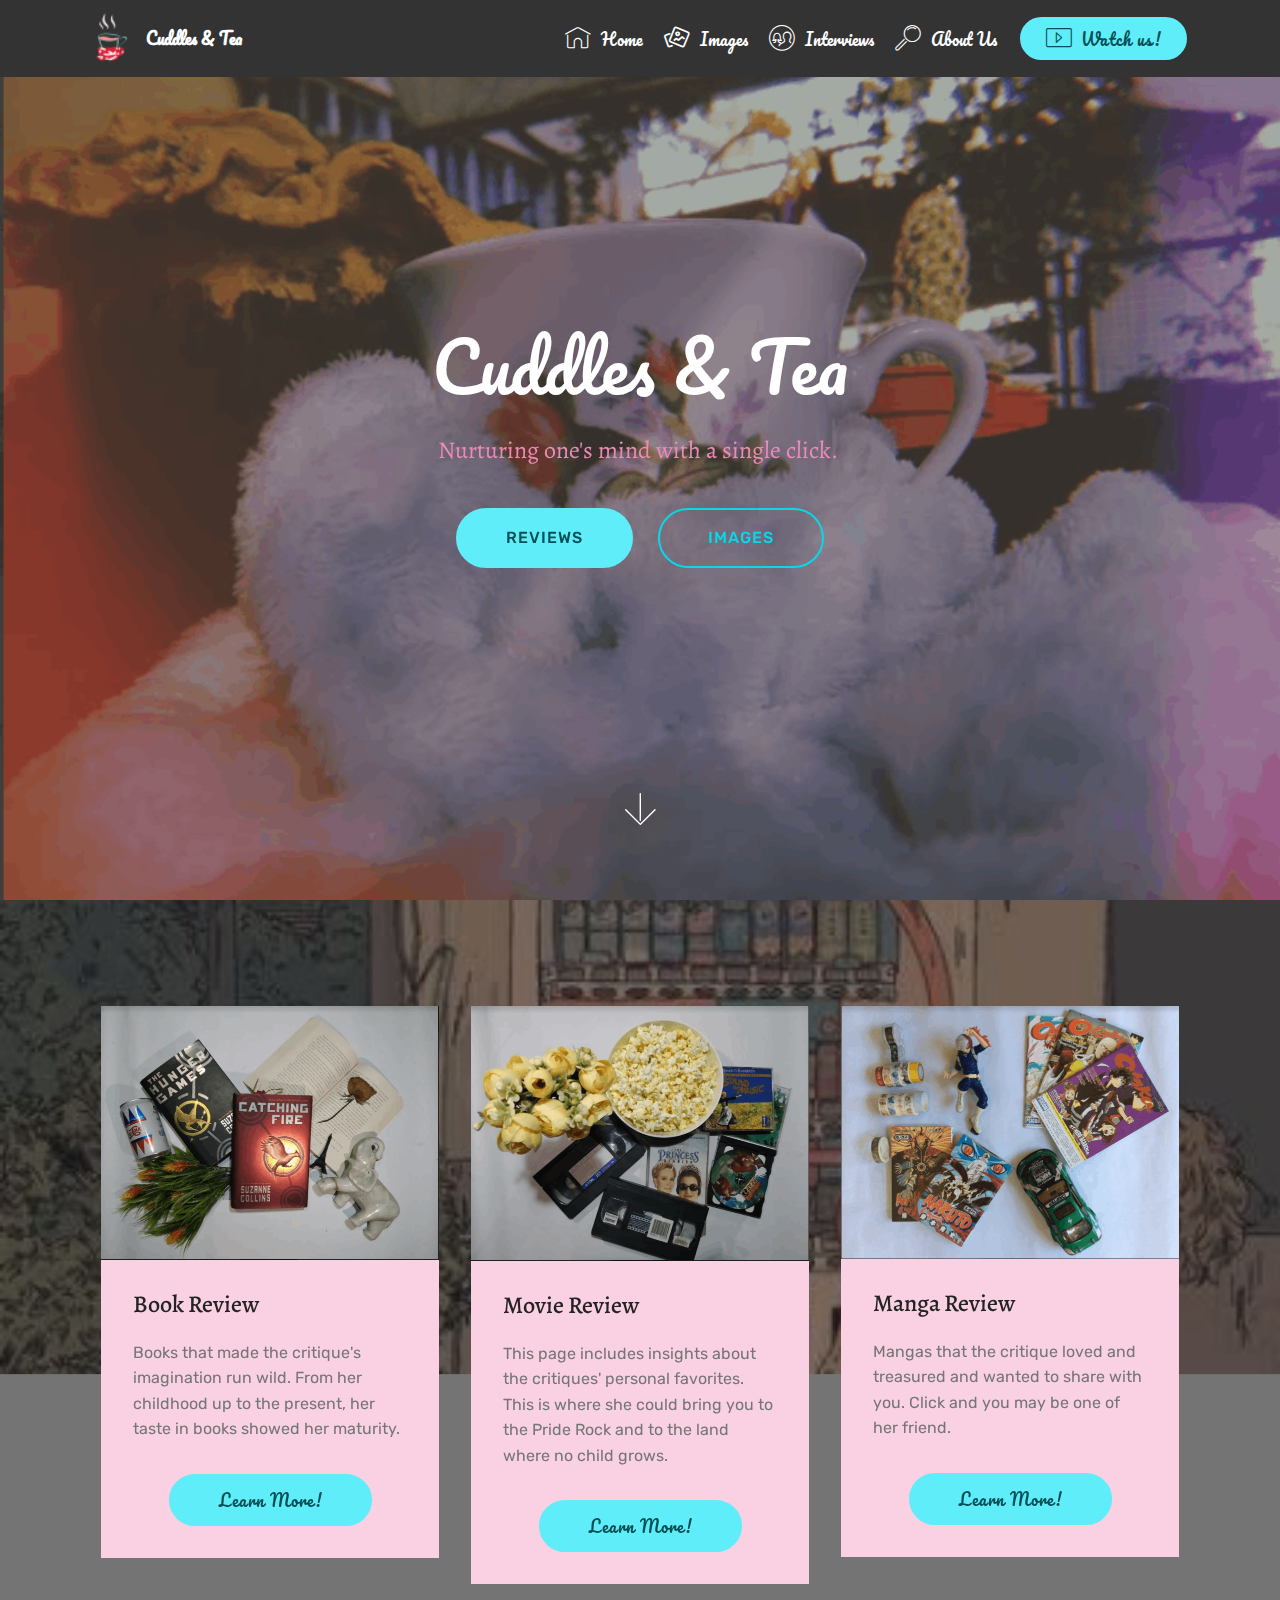
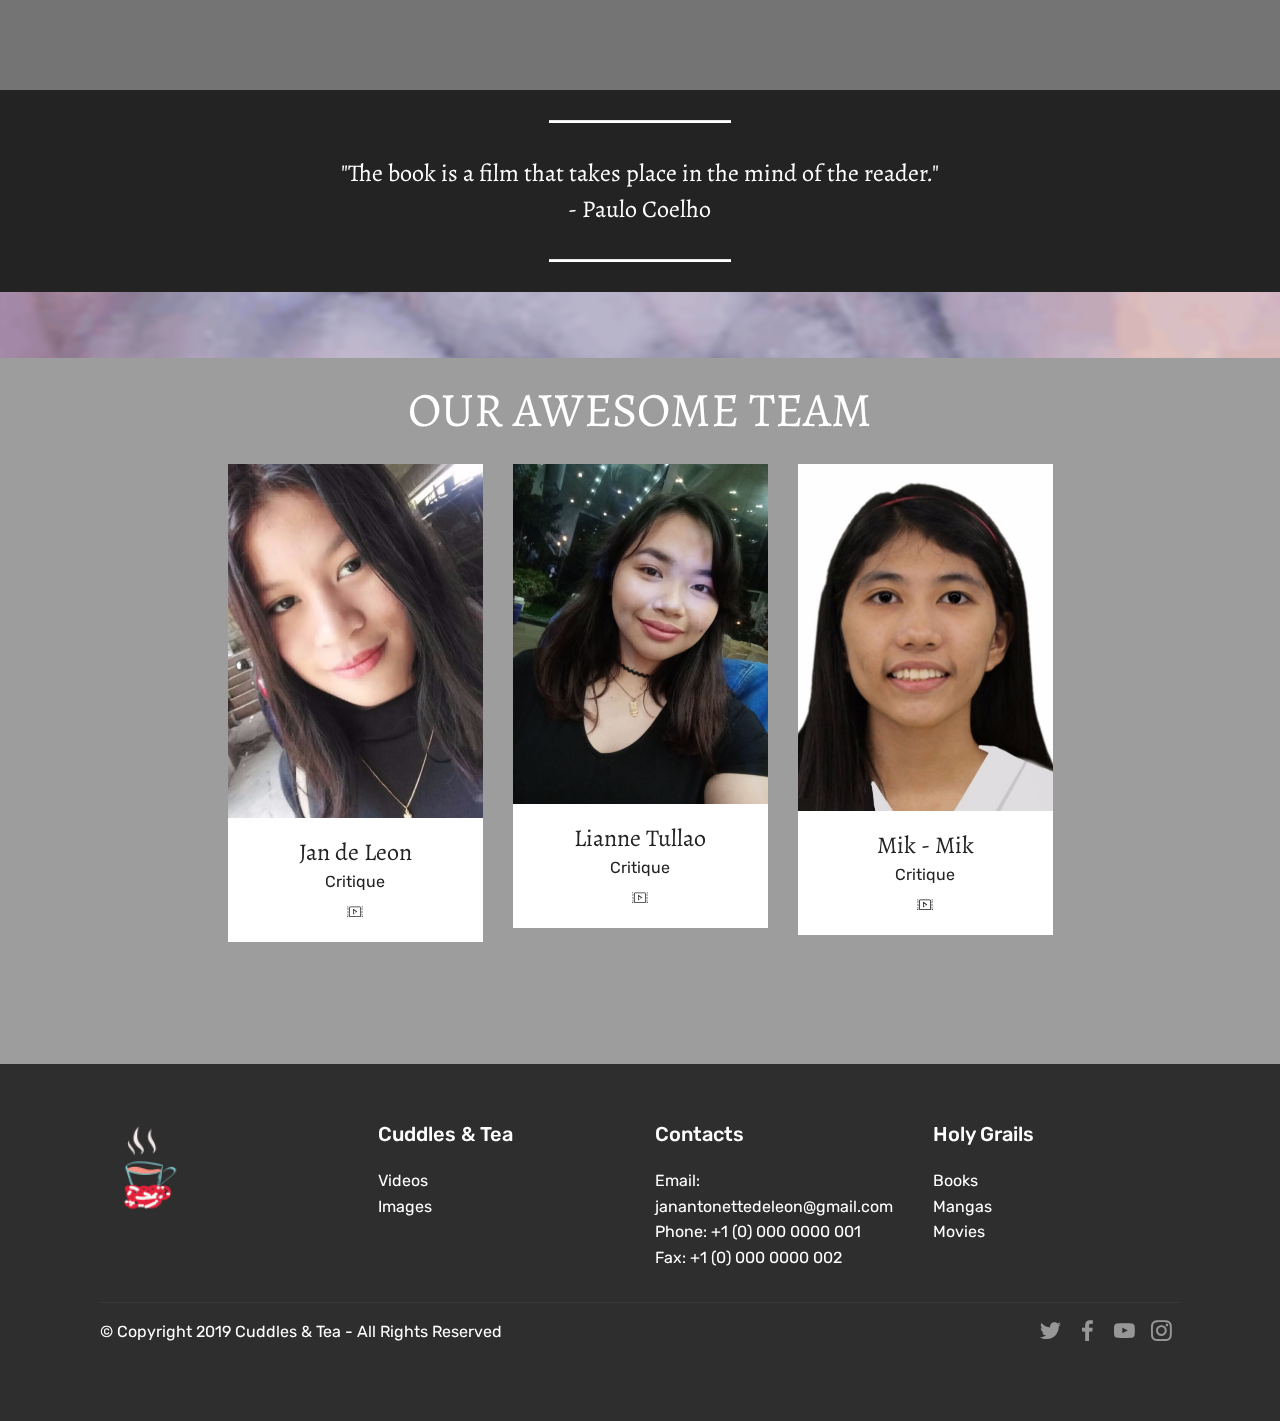
<file: index.html>
<!DOCTYPE html>
<html  >
<head>
  <!-- Site made with Mobirise Website Builder v4.11.6, https://mobirise.com -->
  <meta charset="UTF-8">
  <meta http-equiv="X-UA-Compatible" content="IE=edge">
  <meta name="generator" content="Mobirise v4.11.6, mobirise.com">
  <meta name="viewport" content="width=device-width, initial-scale=1, minimum-scale=1">
  <link rel="shortcut icon" href="assets/images/78144005-794229854383116-7503941816169791488-n-5-96x96.png" type="image/x-icon">
  <meta name="description" content="">
  
  <title>Home</title>
  <link rel="stylesheet" href="assets/web/assets/mobirise-icons-bold/mobirise-icons-bold.css">
  <link rel="stylesheet" href="assets/web/assets/mobirise-icons/mobirise-icons.css">
  <link rel="stylesheet" href="assets/bootstrap/css/bootstrap.min.css">
  <link rel="stylesheet" href="assets/bootstrap/css/bootstrap-grid.min.css">
  <link rel="stylesheet" href="assets/bootstrap/css/bootstrap-reboot.min.css">
  <link rel="stylesheet" href="assets/tether/tether.min.css">
  <link rel="stylesheet" href="assets/socicon/css/styles.css">
  <link rel="stylesheet" href="assets/dropdown/css/style.css">
  <link rel="stylesheet" href="assets/theme/css/style.css">
  <link rel="preload" as="style" href="assets/mobirise/css/mbr-additional.css"><link rel="stylesheet" href="assets/mobirise/css/mbr-additional.css" type="text/css">
  
  
  
</head>
<body>
  <section class="menu cid-rJ7KrTIw5S" once="menu" id="menu1-0">

    

    <nav class="navbar navbar-expand beta-menu navbar-dropdown align-items-center navbar-fixed-top navbar-toggleable-sm">
        <button class="navbar-toggler navbar-toggler-right" type="button" data-toggle="collapse" data-target="#navbarSupportedContent" aria-controls="navbarSupportedContent" aria-expanded="false" aria-label="Toggle navigation">
            <div class="hamburger">
                <span></span>
                <span></span>
                <span></span>
                <span></span>
            </div>
        </button>
        <div class="menu-logo">
            <div class="navbar-brand">
                <span class="navbar-logo">
                    <a href="https://mobirise.co">
                         <img src="assets/images/78144005-794229854383116-7503941816169791488-n-5-96x96.png" alt="Mobirise" title="" style="height: 3.8rem;">
                    </a>
                </span>
                <span class="navbar-caption-wrap"><a class="navbar-caption text-white display-4" href="index.html">Cuddles &amp; Tea</a></span>
            </div>
        </div>
        <div class="collapse navbar-collapse" id="navbarSupportedContent">
            <ul class="navbar-nav nav-dropdown" data-app-modern-menu="true"><li class="nav-item">
                    <a class="nav-link link text-white display-4" href="index.html">
                        <span class="mbri-home mbr-iconfont mbr-iconfont-btn"></span>Home</a>
                </li><li class="nav-item"><a class="nav-link link text-white display-4" href="page1.html"><span class="mbrib-image-gallery mbr-iconfont mbr-iconfont-btn"></span>
                        Images</a></li><li class="nav-item"><a class="nav-link link text-white display-4" href="page8.html"><span class="mbri-users mbr-iconfont mbr-iconfont-btn"></span>Interviews</a></li>
                <li class="nav-item">
                    <a class="nav-link link text-white display-4" href="page2.html">
                        <span class="mbri-search mbr-iconfont mbr-iconfont-btn"></span>
                        About Us
                    </a>
                </li></ul>
            <div class="navbar-buttons mbr-section-btn"><a class="btn btn-sm btn-warning display-4" href="page7.html"><span class="mbri-video mbr-iconfont mbr-iconfont-btn"></span>
                    Watch us!
                </a></div>
        </div>
    </nav>
</section>

<section class="engine"><a href="https://mobirise.info/o">free portfolio web templates</a></section><section class="header6 cid-rJ7Kuq4DiV mbr-fullscreen mbr-parallax-background" id="header6-1">

    

    <div class="mbr-overlay" style="opacity: 0.5; background-color: rgb(99, 90, 81);">
    </div>

    <div class="container">
        <div class="row justify-content-md-center">
            <div class="mbr-white col-md-10">
                <h1 class="mbr-section-title align-center mbr-bold pb-3 mbr-fonts-style display-1"><span style="font-weight: normal;">Cuddles</span>&nbsp;<span style="font-weight: normal;">&amp; Tea</span></h1>
                <p class="mbr-text align-center pb-3 mbr-fonts-style display-5">Nurturing one's mind with a single click.&nbsp;</p>
                <div class="mbr-section-btn align-center"><a class="btn btn-md btn-warning display-7" href="page3.html">REVIEWS</a>
                        <a class="btn btn-md btn-warning-outline display-7" href="page1.html">IMAGES</a></div>
            </div>
        </div>
    </div>

    <div class="mbr-arrow hidden-sm-down" aria-hidden="true">
        <a href="#next">
            <i class="mbri-down mbr-iconfont"></i>
        </a>
    </div>
</section>

<section class="features3 cid-rJ7UNdEXVZ mbr-parallax-background" id="features3-2">

    

    <div class="mbr-overlay" style="opacity: 0.6; background-color: rgb(35, 35, 35);">
    </div>
    <div class="container">
        <div class="media-container-row">
            <div class="card p-3 col-12 col-md-6 col-lg-4">
                <div class="card-wrapper">
                    <div class="card-img">
                        <img src="assets/images/hunger-676x507.png" alt="Mobirise" title="">
                    </div>
                    <div class="card-box">
                        <h4 class="card-title mbr-fonts-style display-5">Book Review</h4>
                        <p class="mbr-text mbr-fonts-style display-7">Books that made the critique's imagination run wild. From her childhood up to the present, her taste in books showed her maturity.</p>
                    </div>
                    <div class="mbr-section-btn text-center"><a href="page3.html" class="btn btn-warning display-4">
                            Learn More!</a></div>
                </div>
            </div>

            <div class="card p-3 col-12 col-md-6 col-lg-4">
                <div class="card-wrapper">
                    <div class="card-img">
                        <img src="assets/images/tapes-1-676x509.png" alt="Mobirise" title="">
                    </div>
                    <div class="card-box">
                        <h4 class="card-title mbr-fonts-style display-5">Movie Review</h4>
                        <p class="mbr-text mbr-fonts-style display-7">This page includes insights about the critiques' personal favorites. This is where she could bring you to the Pride Rock and to the land where no child grows.</p>
                    </div>
                    <div class="mbr-section-btn text-center"><a href="page3.html" class="btn btn-warning display-4">
                            Learn More!</a></div>
                </div>
            </div>

            <div class="card p-3 col-12 col-md-6 col-lg-4">
                <div class="card-wrapper">
                    <div class="card-img">
                        <img src="assets/images/ms-676x505.png" alt="Mobirise" title="">
                    </div>
                    <div class="card-box">
                        <h4 class="card-title mbr-fonts-style display-5">Manga Review</h4>
                        <p class="mbr-text mbr-fonts-style display-7">Mangas that the critique loved and treasured and wanted to share with you. Click and you may be one of her friend.</p>
                    </div>
                    <div class="mbr-section-btn text-center"><a href="page3.html" class="btn btn-warning display-4">
                            Learn More!</a></div>
                </div>
            </div>

            
        </div>
    </div>
</section>

<section class="mbr-section article content10 cid-rJ83vswrAg" id="content10-3">
    
     

    <div class="container">
        <div class="inner-container" style="width: 68%;">
            <hr class="line" style="width: 24%;">
            <div class="section-text align-center mbr-white mbr-fonts-style display-5">"The book is a film that takes place in the mind of the reader."
<span style="font-size: 1.5rem;"></span><div>- Paulo Coelho</div></div>
            <hr class="line" style="width: 24%;">
        </div>
    </div>
</section>

<section class="team1 cid-rJ86rB7P4P mbr-parallax-background" id="team1-4">
    
    
    <div class="mbr-overlay" style="opacity: 0.4; background-color: rgb(35, 35, 35);">
    </div>
    <div class="container align-center">
        <h2 class="pb-3 mbr-fonts-style mbr-section-title display-2">
            OUR AWESOME TEAM
        </h2>
        
        <div class="row media-row">
            
        <div class="team-item col-lg-3 col-md-6">
                <div class="item-image">
                    <img src="assets/images/78316554-278271723111071-8481006361583288320-n-1-510x907.jpeg" alt="" title="">
                </div>
                <div class="item-caption py-3">
                    <div class="item-name px-2">
                        <p class="mbr-fonts-style display-5">Jan de Leon</p>
                    </div>
                    <div class="item-role px-2">
                        <p>Critique</p>
                    </div>
                    <div class="item-social pt-2">
                        <a href="https://www.youtube.com/channel/UCR9yItGWflwEQ1mqd0wkq1A?view_as=subscriber" target="_blank">
                            <span class="p-1 mbr-iconfont mbr-iconfont-social mbri-video-play" style="color: rgb(46, 46, 46); fill: rgb(46, 46, 46);"></span>
                        </a>
                        <a href="https://www.facebook.com/pages/Mobirise/1616226671953247" target="_blank">
                            
                        </a>
                        <a href="https://plus.google.com/u/0/+Mobirise" target="_blank">
                            
                        </a>
                        <a href="https://www.linkedin.com/in/mobirise" target="_blank">
                            
                        </a>
                        <a href="https://www.instagram.com/mobirise/" target="_blank">
                            
                        </a>
                        <a href="https://www.youtube.com/channel/UCt_tncVAetpK5JeM8L-8jyw" target="_blank">    
                            
                        </a>
                    </div>
                </div>
            </div><div class="team-item col-lg-3 col-md-6">
                <div class="item-image">
                    <img src="assets/images/77214209-2394005777579045-7563008955203452928-n-510x680.jpg" alt="" title="">
                </div>
                <div class="item-caption py-3">
                    <div class="item-name px-2">
                        <p class="mbr-fonts-style display-5">Lianne Tullao</p>
                    </div>
                    <div class="item-role px-2">
                        <p>Critique</p>
                    </div>
                    <div class="item-social pt-2">
                        <a href="https://www.youtube.com/channel/UCR9yItGWflwEQ1mqd0wkq1A?view_as=subscriber" target="_blank">
                            <span class="p-1 mbr-iconfont mbr-iconfont-social mbri-video-play" style="color: rgb(46, 46, 46); fill: rgb(46, 46, 46);"></span>
                        </a>
                        <a href="https://www.facebook.com/pages/Mobirise/1616226671953247" target="_blank">
                            
                        </a>
                        <a href="https://plus.google.com/u/0/+Mobirise" target="_blank">
                            
                        </a>
                        <a href="https://www.linkedin.com/in/mobirise" target="_blank">
                            
                        </a>
                        <a href="https://www.instagram.com/mobirise/" target="_blank">
                            
                        </a>
                        <a href="https://www.youtube.com/channel/UCt_tncVAetpK5JeM8L-8jyw" target="_blank">    
                            
                        </a>
                    </div>
                </div>
            </div><div class="team-item col-lg-3 col-md-6">
                <div class="item-image">
                    <img src="assets/images/img-20191204-153232-510x569.jpeg" alt="" title="">
                </div>
                <div class="item-caption py-3">
                    <div class="item-name px-2">
                        <p class="mbr-fonts-style display-5">Mik - Mik</p>
                    </div>
                    <div class="item-role px-2">
                        <p>Critique</p>
                    </div>
                    <div class="item-social pt-2">
                        <a href="https://www.youtube.com/channel/UCR9yItGWflwEQ1mqd0wkq1A?view_as=subscriber" target="_blank">
                            <span class="p-1 mbr-iconfont mbr-iconfont-social mbri-video-play" style="color: rgb(24, 17, 17); fill: rgb(24, 17, 17);"></span>
                        </a>
                        <a href="https://www.facebook.com/pages/Mobirise/1616226671953247" target="_blank">
                            
                        </a>
                        <a href="https://plus.google.com/u/0/+Mobirise" target="_blank">
                            
                        </a>
                        <a href="https://www.linkedin.com/in/mobirise" target="_blank">
                            
                        </a>
                        <a href="https://www.instagram.com/mobirise/" target="_blank">
                            
                        </a>
                        <a href="https://www.youtube.com/channel/UCt_tncVAetpK5JeM8L-8jyw" target="_blank">    
                            
                        </a>
                    </div>
                </div>
            </div></div>    
    </div>
</section>

<section class="cid-rJcdCufUDZ" id="footer1-1t">

    

    

    <div class="container">
        <div class="media-container-row content text-white">
            <div class="col-12 col-md-3">
                <div class="media-wrap">
                    <a href="https://mobirise.co/">
                        <img src="assets/images/78144005-794229854383116-7503941816169791488-n-192x192.png" alt="Mobirise" title="">
                    </a>
                </div>
            </div>
            <div class="col-12 col-md-3 mbr-fonts-style display-7">
                <h5 class="pb-3">Cuddles &amp; Tea</h5>
                <p class="mbr-text"><a href="page7.html">Videos</a><br><a href="page1.html">Images</a></p>
            </div>
            <div class="col-12 col-md-3 mbr-fonts-style display-7">
                <h5 class="pb-3">
                    Contacts
                </h5>
                <p class="mbr-text">
                    Email: janantonettedeleon@gmail.com
                    <br>Phone: +1 (0) 000 0000 001
                    <br>Fax: +1 (0) 000 0000 002
                </p>
            </div>
            <div class="col-12 col-md-3 mbr-fonts-style display-7">
                <h5 class="pb-3">Holy Grails</h5>
                <p class="mbr-text"><a href="page1.html">Books</a><br><a href="page1.html">Mangas</a><br><a href="page1.html">Movies</a></p>
            </div>
        </div>
        <div class="footer-lower">
            <div class="media-container-row">
                <div class="col-sm-12">
                    <hr>
                </div>
            </div>
            <div class="media-container-row mbr-white">
                <div class="col-sm-6 copyright">
                    <p class="mbr-text mbr-fonts-style display-7">
                        © Copyright 2019 Cuddles &amp; Tea - All Rights Reserved
                    </p>
                </div>
                <div class="col-md-6">
                    <div class="social-list align-right">
                        <div class="soc-item">
                            <a href="https://twitter.com/mobirise" target="_blank">
                                <span class="socicon-twitter socicon mbr-iconfont mbr-iconfont-social"></span>
                            </a>
                        </div>
                        <div class="soc-item">
                            <a href="https://www.facebook.com/pages/Mobirise/1616226671953247" target="_blank">
                                <span class="socicon-facebook socicon mbr-iconfont mbr-iconfont-social"></span>
                            </a>
                        </div>
                        <div class="soc-item">
                            <a href="https://www.youtube.com/c/mobirise" target="_blank">
                                <span class="socicon-youtube socicon mbr-iconfont mbr-iconfont-social"></span>
                            </a>
                        </div>
                        <div class="soc-item">
                            <a href="https://instagram.com/mobirise" target="_blank">
                                <span class="socicon-instagram socicon mbr-iconfont mbr-iconfont-social"></span>
                            </a>
                        </div>
                        
                        
                    </div>
                </div>
            </div>
        </div>
    </div>
</section>


  <script src="assets/web/assets/jquery/jquery.min.js"></script>
  <script src="assets/popper/popper.min.js"></script>
  <script src="assets/bootstrap/js/bootstrap.min.js"></script>
  <script src="assets/smoothscroll/smooth-scroll.js"></script>
  <script src="assets/tether/tether.min.js"></script>
  <script src="assets/touchswipe/jquery.touch-swipe.min.js"></script>
  <script src="assets/parallax/jarallax.min.js"></script>
  <script src="assets/dropdown/js/nav-dropdown.js"></script>
  <script src="assets/dropdown/js/navbar-dropdown.js"></script>
  <script src="assets/theme/js/script.js"></script>
  
  
</body>
</html>
</file>
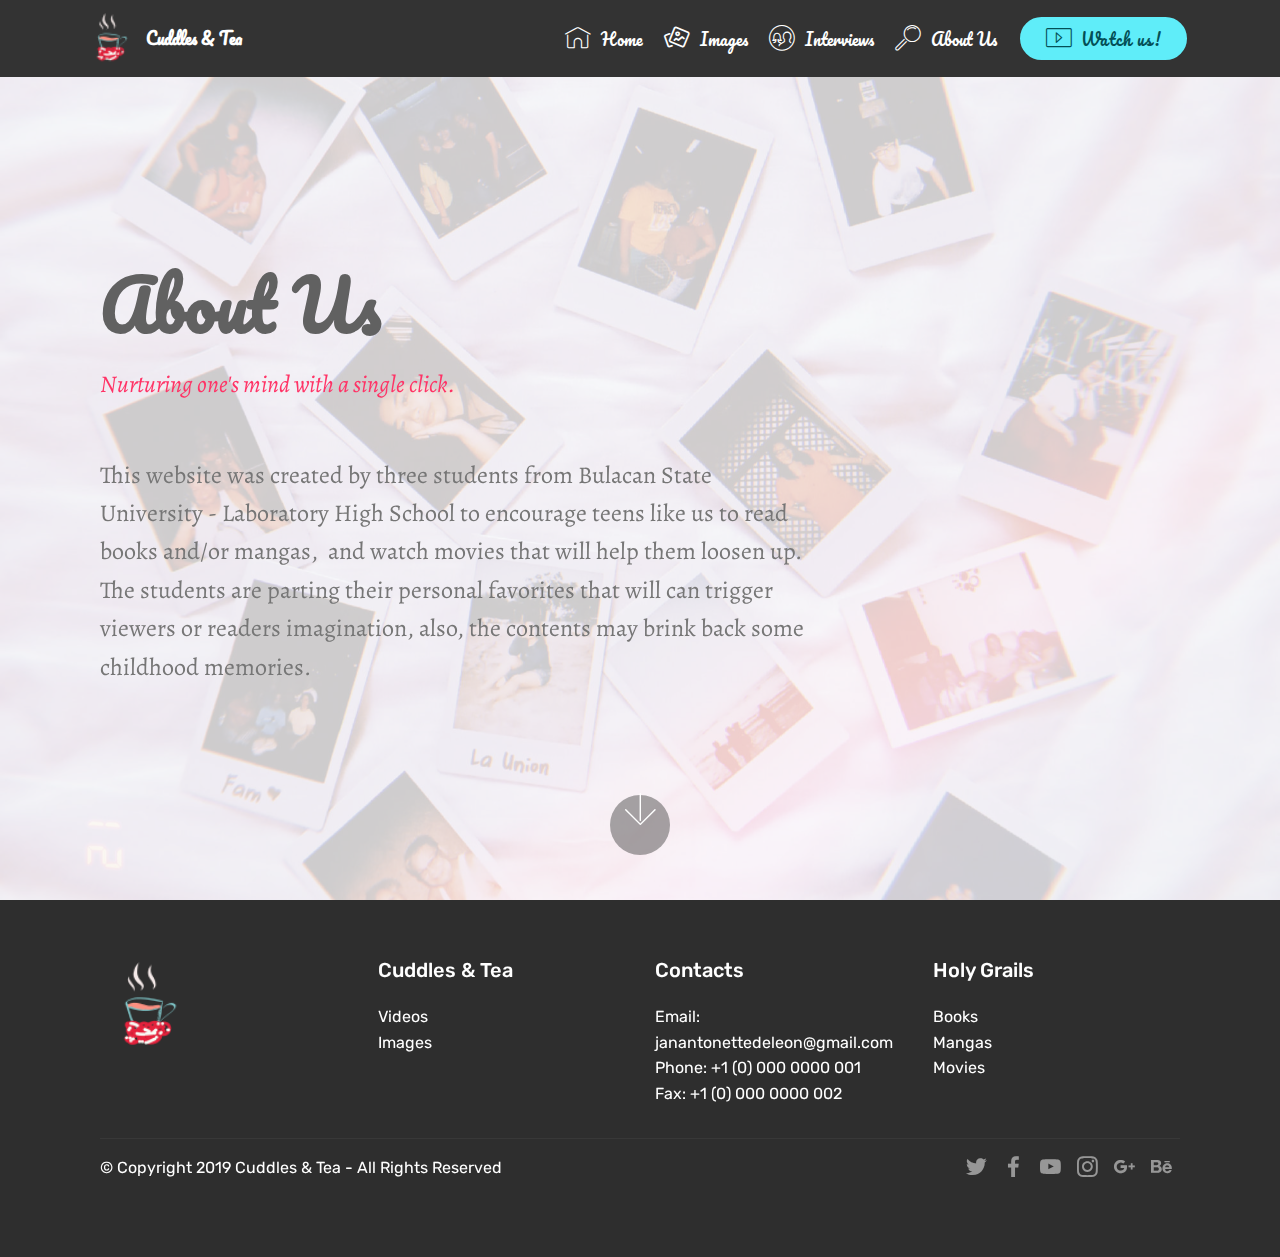
<file: page2.html>
<!DOCTYPE html>
<html  >
<head>
  <!-- Site made with Mobirise Website Builder v4.11.6, https://mobirise.com -->
  <meta charset="UTF-8">
  <meta http-equiv="X-UA-Compatible" content="IE=edge">
  <meta name="generator" content="Mobirise v4.11.6, mobirise.com">
  <meta name="viewport" content="width=device-width, initial-scale=1, minimum-scale=1">
  <link rel="shortcut icon" href="assets/images/78144005-794229854383116-7503941816169791488-n-5-96x96.png" type="image/x-icon">
  <meta name="description" content="Web Builder Description">
  
  <title>About us</title>
  <link rel="stylesheet" href="assets/web/assets/mobirise-icons-bold/mobirise-icons-bold.css">
  <link rel="stylesheet" href="assets/web/assets/mobirise-icons/mobirise-icons.css">
  <link rel="stylesheet" href="assets/bootstrap/css/bootstrap.min.css">
  <link rel="stylesheet" href="assets/bootstrap/css/bootstrap-grid.min.css">
  <link rel="stylesheet" href="assets/bootstrap/css/bootstrap-reboot.min.css">
  <link rel="stylesheet" href="assets/tether/tether.min.css">
  <link rel="stylesheet" href="assets/socicon/css/styles.css">
  <link rel="stylesheet" href="assets/dropdown/css/style.css">
  <link rel="stylesheet" href="assets/theme/css/style.css">
  <link rel="preload" as="style" href="assets/mobirise/css/mbr-additional.css"><link rel="stylesheet" href="assets/mobirise/css/mbr-additional.css" type="text/css">
  
  
  
</head>
<body>
  <section class="menu cid-rJ7KrTIw5S" once="menu" id="menu1-7">

    

    <nav class="navbar navbar-expand beta-menu navbar-dropdown align-items-center navbar-fixed-top navbar-toggleable-sm">
        <button class="navbar-toggler navbar-toggler-right" type="button" data-toggle="collapse" data-target="#navbarSupportedContent" aria-controls="navbarSupportedContent" aria-expanded="false" aria-label="Toggle navigation">
            <div class="hamburger">
                <span></span>
                <span></span>
                <span></span>
                <span></span>
            </div>
        </button>
        <div class="menu-logo">
            <div class="navbar-brand">
                <span class="navbar-logo">
                    <a href="https://mobirise.co">
                         <img src="assets/images/78144005-794229854383116-7503941816169791488-n-5-96x96.png" alt="Mobirise" title="" style="height: 3.8rem;">
                    </a>
                </span>
                <span class="navbar-caption-wrap"><a class="navbar-caption text-white display-4" href="index.html">Cuddles &amp; Tea</a></span>
            </div>
        </div>
        <div class="collapse navbar-collapse" id="navbarSupportedContent">
            <ul class="navbar-nav nav-dropdown" data-app-modern-menu="true"><li class="nav-item">
                    <a class="nav-link link text-white display-4" href="index.html">
                        <span class="mbri-home mbr-iconfont mbr-iconfont-btn"></span>Home</a>
                </li><li class="nav-item"><a class="nav-link link text-white display-4" href="page1.html"><span class="mbrib-image-gallery mbr-iconfont mbr-iconfont-btn"></span>
                        Images</a></li><li class="nav-item"><a class="nav-link link text-white display-4" href="page8.html"><span class="mbri-users mbr-iconfont mbr-iconfont-btn"></span>Interviews</a></li>
                <li class="nav-item">
                    <a class="nav-link link text-white display-4" href="page2.html">
                        <span class="mbri-search mbr-iconfont mbr-iconfont-btn"></span>
                        About Us
                    </a>
                </li></ul>
            <div class="navbar-buttons mbr-section-btn"><a class="btn btn-sm btn-warning display-4" href="page7.html"><span class="mbri-video mbr-iconfont mbr-iconfont-btn"></span>
                    Watch us!
                </a></div>
        </div>
    </nav>
</section>

<section class="engine"><a href="https://mobirise.info/p">website templates free download</a></section><section class="header9 cid-rKdxIfwWmj mbr-fullscreen mbr-parallax-background" id="header9-2t">

    

    <div class="mbr-overlay" style="opacity: 0.8; background-color: rgb(255, 255, 255);">
    </div>

    <div class="container">
        <div class="media-container-column mbr-white col-lg-8 col-md-10">
            <h1 class="mbr-section-title align-left mbr-bold pb-3 mbr-fonts-style display-1"><br>About Us</h1>
            <h3 class="mbr-section-subtitle align-left mbr-light pb-3 mbr-fonts-style display-5">Nurturing one's mind with a single click.&nbsp;<br><br></h3>
            <p class="mbr-text align-left pb-3 mbr-fonts-style display-5">This website was created by three students from Bulacan State University - Laboratory High School to encourage teens like us to read books and/or mangas, &nbsp;and watch movies that will help them loosen up. The students are parting their personal favorites that will can trigger viewers or readers imagination, also, the contents may brink back some childhood memories.&nbsp;</p>
            
        </div>
    </div>

    <div class="mbr-arrow hidden-sm-down" aria-hidden="true">
        <a href="#next">
            <i class="mbri-down mbr-iconfont"></i>
        </a>
    </div>
</section>

<section class="cid-rJFhrRDlQ2" id="footer1-2h">

    

    

    <div class="container">
        <div class="media-container-row content text-white">
            <div class="col-12 col-md-3">
                <div class="media-wrap">
                    <a href="https://mobirise.co/">
                        <img src="assets/images/78144005-794229854383116-7503941816169791488-n-192x192.png" alt="Mobirise" title="">
                    </a>
                </div>
            </div>
            <div class="col-12 col-md-3 mbr-fonts-style display-7">
                <h5 class="pb-3">Cuddles &amp; Tea</h5>
                <p class="mbr-text"><a href="page7.html">Videos</a><br><a href="page1.html">Images</a></p>
            </div>
            <div class="col-12 col-md-3 mbr-fonts-style display-7">
                <h5 class="pb-3">
                    Contacts
                </h5>
                <p class="mbr-text">
                    Email: janantonettedeleon@gmail.com
                    <br>Phone: +1 (0) 000 0000 001
                    <br>Fax: +1 (0) 000 0000 002
                </p>
            </div>
            <div class="col-12 col-md-3 mbr-fonts-style display-7">
                <h5 class="pb-3">Holy Grails</h5>
                <p class="mbr-text"><a href="page1.html">Books</a><br><a href="page1.html">Mangas</a><br><a href="page1.html">Movies</a></p>
            </div>
        </div>
        <div class="footer-lower">
            <div class="media-container-row">
                <div class="col-sm-12">
                    <hr>
                </div>
            </div>
            <div class="media-container-row mbr-white">
                <div class="col-sm-6 copyright">
                    <p class="mbr-text mbr-fonts-style display-7">
                        © Copyright 2019 Cuddles &amp; Tea - All Rights Reserved
                    </p>
                </div>
                <div class="col-md-6">
                    <div class="social-list align-right">
                        <div class="soc-item">
                            <a href="https://twitter.com/mobirise" target="_blank">
                                <span class="socicon-twitter socicon mbr-iconfont mbr-iconfont-social"></span>
                            </a>
                        </div>
                        <div class="soc-item">
                            <a href="https://www.facebook.com/pages/Mobirise/1616226671953247" target="_blank">
                                <span class="socicon-facebook socicon mbr-iconfont mbr-iconfont-social"></span>
                            </a>
                        </div>
                        <div class="soc-item">
                            <a href="https://www.youtube.com/c/mobirise" target="_blank">
                                <span class="socicon-youtube socicon mbr-iconfont mbr-iconfont-social"></span>
                            </a>
                        </div>
                        <div class="soc-item">
                            <a href="https://instagram.com/mobirise" target="_blank">
                                <span class="socicon-instagram socicon mbr-iconfont mbr-iconfont-social"></span>
                            </a>
                        </div>
                        <div class="soc-item">
                            <a href="https://plus.google.com/u/0/+Mobirise" target="_blank">
                                <span class="socicon-googleplus socicon mbr-iconfont mbr-iconfont-social"></span>
                            </a>
                        </div>
                        <div class="soc-item">
                            <a href="https://www.behance.net/Mobirise" target="_blank">
                                <span class="socicon-behance socicon mbr-iconfont mbr-iconfont-social"></span>
                            </a>
                        </div>
                    </div>
                </div>
            </div>
        </div>
    </div>
</section>


  <script src="assets/web/assets/jquery/jquery.min.js"></script>
  <script src="assets/popper/popper.min.js"></script>
  <script src="assets/bootstrap/js/bootstrap.min.js"></script>
  <script src="assets/smoothscroll/smooth-scroll.js"></script>
  <script src="assets/tether/tether.min.js"></script>
  <script src="assets/touchswipe/jquery.touch-swipe.min.js"></script>
  <script src="assets/parallax/jarallax.min.js"></script>
  <script src="assets/dropdown/js/nav-dropdown.js"></script>
  <script src="assets/dropdown/js/navbar-dropdown.js"></script>
  <script src="assets/theme/js/script.js"></script>
  
  
</body>
</html>
</file>
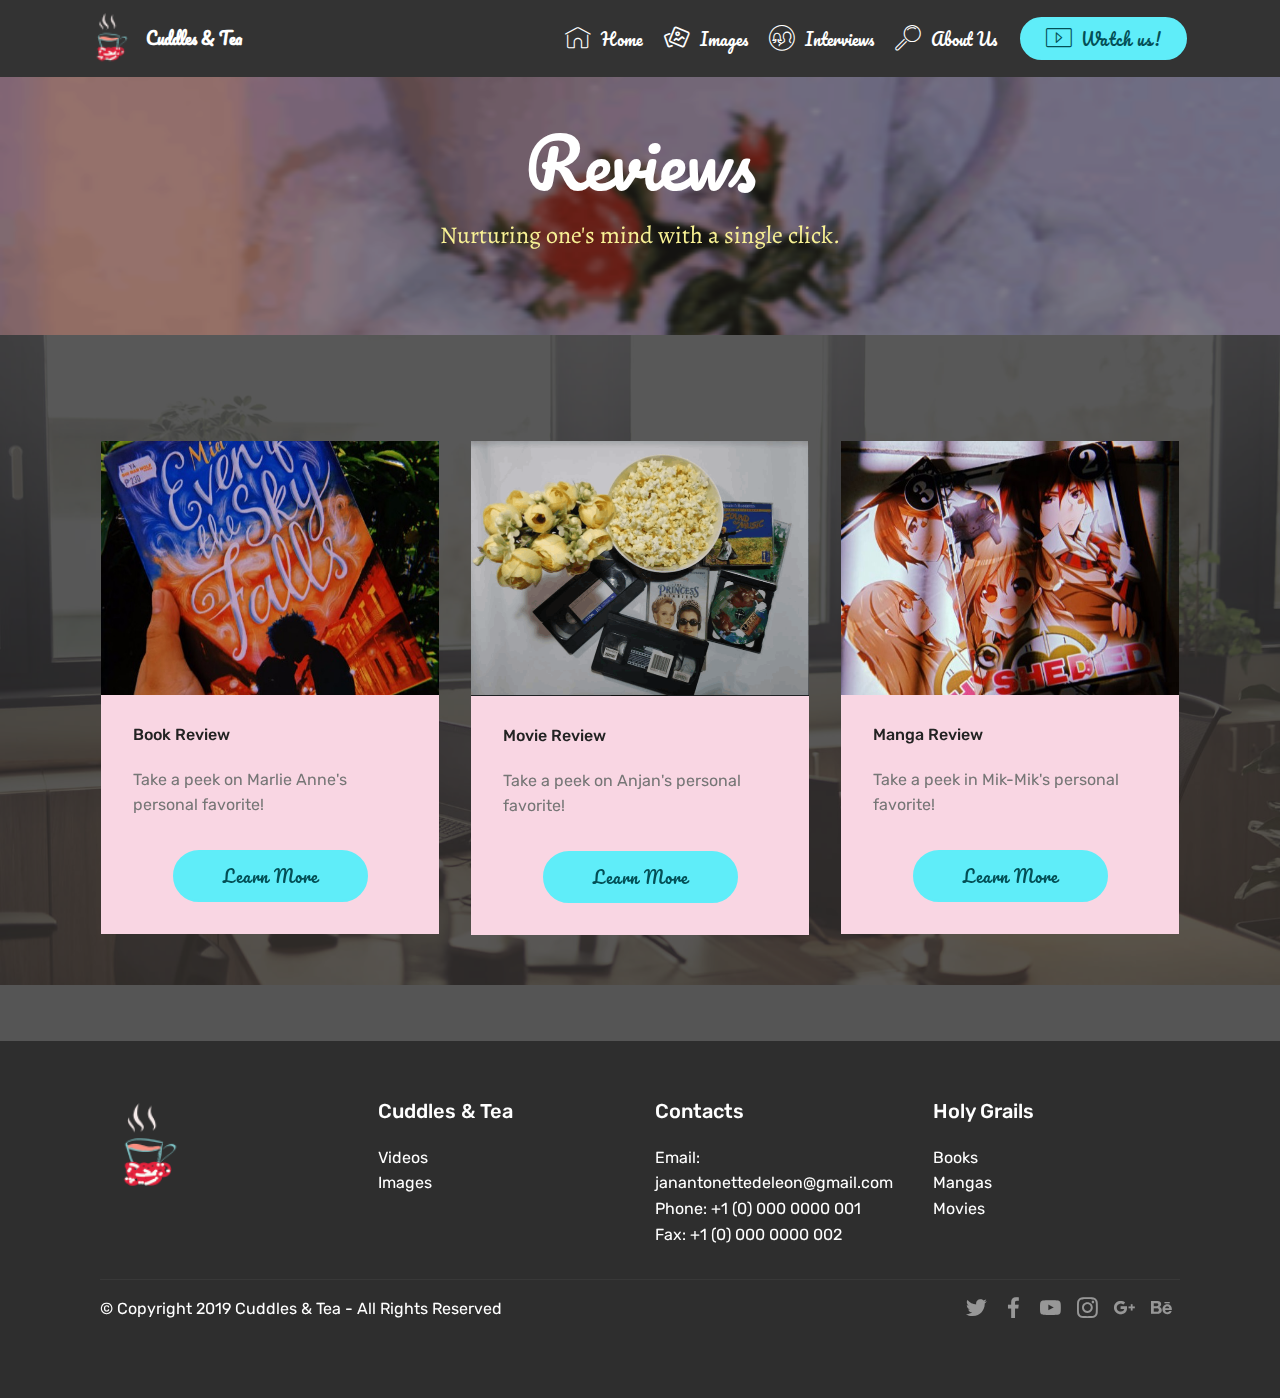
<file: page3.html>
<!DOCTYPE html>
<html  >
<head>
  <!-- Site made with Mobirise Website Builder v4.11.6, https://mobirise.com -->
  <meta charset="UTF-8">
  <meta http-equiv="X-UA-Compatible" content="IE=edge">
  <meta name="generator" content="Mobirise v4.11.6, mobirise.com">
  <meta name="viewport" content="width=device-width, initial-scale=1, minimum-scale=1">
  <link rel="shortcut icon" href="assets/images/78144005-794229854383116-7503941816169791488-n-5-96x96.png" type="image/x-icon">
  <meta name="description" content="Web Page Builder Description">
  
  <title>Reviews</title>
  <link rel="stylesheet" href="assets/web/assets/mobirise-icons-bold/mobirise-icons-bold.css">
  <link rel="stylesheet" href="assets/web/assets/mobirise-icons/mobirise-icons.css">
  <link rel="stylesheet" href="assets/bootstrap/css/bootstrap.min.css">
  <link rel="stylesheet" href="assets/bootstrap/css/bootstrap-grid.min.css">
  <link rel="stylesheet" href="assets/bootstrap/css/bootstrap-reboot.min.css">
  <link rel="stylesheet" href="assets/tether/tether.min.css">
  <link rel="stylesheet" href="assets/socicon/css/styles.css">
  <link rel="stylesheet" href="assets/dropdown/css/style.css">
  <link rel="stylesheet" href="assets/theme/css/style.css">
  <link rel="preload" as="style" href="assets/mobirise/css/mbr-additional.css"><link rel="stylesheet" href="assets/mobirise/css/mbr-additional.css" type="text/css">
  
  
  
</head>
<body>
  <section class="menu cid-rJ7KrTIw5S" once="menu" id="menu1-j">

    

    <nav class="navbar navbar-expand beta-menu navbar-dropdown align-items-center navbar-fixed-top navbar-toggleable-sm">
        <button class="navbar-toggler navbar-toggler-right" type="button" data-toggle="collapse" data-target="#navbarSupportedContent" aria-controls="navbarSupportedContent" aria-expanded="false" aria-label="Toggle navigation">
            <div class="hamburger">
                <span></span>
                <span></span>
                <span></span>
                <span></span>
            </div>
        </button>
        <div class="menu-logo">
            <div class="navbar-brand">
                <span class="navbar-logo">
                    <a href="https://mobirise.co">
                         <img src="assets/images/78144005-794229854383116-7503941816169791488-n-5-96x96.png" alt="Mobirise" title="" style="height: 3.8rem;">
                    </a>
                </span>
                <span class="navbar-caption-wrap"><a class="navbar-caption text-white display-4" href="index.html">Cuddles &amp; Tea</a></span>
            </div>
        </div>
        <div class="collapse navbar-collapse" id="navbarSupportedContent">
            <ul class="navbar-nav nav-dropdown" data-app-modern-menu="true"><li class="nav-item">
                    <a class="nav-link link text-white display-4" href="index.html">
                        <span class="mbri-home mbr-iconfont mbr-iconfont-btn"></span>Home</a>
                </li><li class="nav-item"><a class="nav-link link text-white display-4" href="page1.html"><span class="mbrib-image-gallery mbr-iconfont mbr-iconfont-btn"></span>
                        Images</a></li><li class="nav-item"><a class="nav-link link text-white display-4" href="page8.html"><span class="mbri-users mbr-iconfont mbr-iconfont-btn"></span>Interviews</a></li>
                <li class="nav-item">
                    <a class="nav-link link text-white display-4" href="page2.html">
                        <span class="mbri-search mbr-iconfont mbr-iconfont-btn"></span>
                        About Us
                    </a>
                </li></ul>
            <div class="navbar-buttons mbr-section-btn"><a class="btn btn-sm btn-warning display-4" href="page7.html"><span class="mbri-video mbr-iconfont mbr-iconfont-btn"></span>
                    Watch us!
                </a></div>
        </div>
    </nav>
</section>

<section class="engine"><a href="https://mobirise.info/b">how to create your own site</a></section><section class="mbr-section content5 cid-rJ8njbOLYS mbr-parallax-background" id="content5-k">

    

    <div class="mbr-overlay" style="opacity: 0.4; background-color: rgb(35, 35, 35);">
    </div>

    <div class="container">
        <div class="media-container-row">
            <div class="title col-12 col-md-8">
                <h2 class="align-center mbr-bold mbr-white pb-3 mbr-fonts-style display-1"><br><span style="font-weight: normal;">Reviews</span></h2>
                <h3 class="mbr-section-subtitle align-center mbr-light mbr-white pb-3 mbr-fonts-style display-5">Nurturing one's mind with a single click.</h3>
                
                
            </div>
        </div>
    </div>
</section>

<section class="features3 cid-rJc22aufwD mbr-parallax-background" id="features3-m">

    

    <div class="mbr-overlay" style="opacity: 0.8; background-color: rgb(46, 46, 46);">
    </div>
    <div class="container">
        <div class="media-container-row">
            <div class="card p-3 col-12 col-md-6 col-lg-4">
                <div class="card-wrapper">
                    <div class="card-img">
                        <img src="assets/images/eitsf-676x901.jpeg" alt="Mobirise" title="">
                    </div>
                    <div class="card-box">
                        <h4 class="card-title mbr-fonts-style display-7">Book Review</h4>
                        <p class="mbr-text mbr-fonts-style display-7">Take a peek on Marlie Anne's personal favorite!</p>
                    </div>
                    <div class="mbr-section-btn text-center"><a href="page4.html" class="btn btn-warning display-4">
                            Learn More
                        </a></div>
                </div>
            </div>

            <div class="card p-3 col-12 col-md-6 col-lg-4">
                <div class="card-wrapper">
                    <div class="card-img">
                        <img src="assets/images/tapes-1-676x509.png" alt="Mobirise" title="">
                    </div>
                    <div class="card-box">
                        <h4 class="card-title mbr-fonts-style display-7">Movie Review</h4>
                        <p class="mbr-text mbr-fonts-style display-7">Take a peek on Anjan's personal favorite!</p>
                    </div>
                    <div class="mbr-section-btn text-center"><a href="page6.html" class="btn btn-warning display-4">
                            Learn More
                        </a></div>
                </div>
            </div>

            <div class="card p-3 col-12 col-md-6 col-lg-4">
                <div class="card-wrapper">
                    <div class="card-img">
                        <img src="assets/images/she-died-676x901.jpeg" alt="Mobirise" title="">
                    </div>
                    <div class="card-box">
                        <h4 class="card-title mbr-fonts-style display-7">Manga Review</h4>
                        <p class="mbr-text mbr-fonts-style display-7">Take a peek in Mik-Mik's personal favorite!</p>
                    </div>
                    <div class="mbr-section-btn text-center"><a href="page5.html" class="btn btn-warning display-4">
                            Learn More
                        </a></div>
                </div>
            </div>

            
        </div>
    </div>
</section>

<section class="cid-rJFgxhzJcn" id="footer1-2f">

    

    

    <div class="container">
        <div class="media-container-row content text-white">
            <div class="col-12 col-md-3">
                <div class="media-wrap">
                    <a href="index.html">
                        <img src="assets/images/78144005-794229854383116-7503941816169791488-n-192x192.png" alt="Mobirise" title="">
                    </a>
                </div>
            </div>
            <div class="col-12 col-md-3 mbr-fonts-style display-7">
                <h5 class="pb-3">Cuddles &amp; Tea</h5>
                <p class="mbr-text"><a href="page7.html">Videos</a><br><a href="page1.html">Images</a></p>
            </div>
            <div class="col-12 col-md-3 mbr-fonts-style display-7">
                <h5 class="pb-3">
                    Contacts
                </h5>
                <p class="mbr-text">
                    Email: janantonettedeleon@gmail.com
                    <br>Phone: +1 (0) 000 0000 001
                    <br>Fax: +1 (0) 000 0000 002
                </p>
            </div>
            <div class="col-12 col-md-3 mbr-fonts-style display-7">
                <h5 class="pb-3">Holy Grails</h5>
                <p class="mbr-text"><a href="page1.html">Books</a><br><a href="page1.html">Mangas</a><br><a href="page1.html">Movies</a></p>
            </div>
        </div>
        <div class="footer-lower">
            <div class="media-container-row">
                <div class="col-sm-12">
                    <hr>
                </div>
            </div>
            <div class="media-container-row mbr-white">
                <div class="col-sm-6 copyright">
                    <p class="mbr-text mbr-fonts-style display-7">
                        © Copyright 2019 Cuddles &amp; Tea - All Rights Reserved
                    </p>
                </div>
                <div class="col-md-6">
                    <div class="social-list align-right">
                        <div class="soc-item">
                            <a href="https://twitter.com/mobirise" target="_blank">
                                <span class="socicon-twitter socicon mbr-iconfont mbr-iconfont-social"></span>
                            </a>
                        </div>
                        <div class="soc-item">
                            <a href="https://www.facebook.com/pages/Mobirise/1616226671953247" target="_blank">
                                <span class="socicon-facebook socicon mbr-iconfont mbr-iconfont-social"></span>
                            </a>
                        </div>
                        <div class="soc-item">
                            <a href="https://www.youtube.com/c/mobirise" target="_blank">
                                <span class="socicon-youtube socicon mbr-iconfont mbr-iconfont-social"></span>
                            </a>
                        </div>
                        <div class="soc-item">
                            <a href="https://instagram.com/mobirise" target="_blank">
                                <span class="socicon-instagram socicon mbr-iconfont mbr-iconfont-social"></span>
                            </a>
                        </div>
                        <div class="soc-item">
                            <a href="https://plus.google.com/u/0/+Mobirise" target="_blank">
                                <span class="socicon-googleplus socicon mbr-iconfont mbr-iconfont-social"></span>
                            </a>
                        </div>
                        <div class="soc-item">
                            <a href="https://www.behance.net/Mobirise" target="_blank">
                                <span class="socicon-behance socicon mbr-iconfont mbr-iconfont-social"></span>
                            </a>
                        </div>
                    </div>
                </div>
            </div>
        </div>
    </div>
</section>


  <script src="assets/web/assets/jquery/jquery.min.js"></script>
  <script src="assets/popper/popper.min.js"></script>
  <script src="assets/bootstrap/js/bootstrap.min.js"></script>
  <script src="assets/smoothscroll/smooth-scroll.js"></script>
  <script src="assets/tether/tether.min.js"></script>
  <script src="assets/touchswipe/jquery.touch-swipe.min.js"></script>
  <script src="assets/parallax/jarallax.min.js"></script>
  <script src="assets/dropdown/js/nav-dropdown.js"></script>
  <script src="assets/dropdown/js/navbar-dropdown.js"></script>
  <script src="assets/theme/js/script.js"></script>
  
  
</body>
</html>
</file>
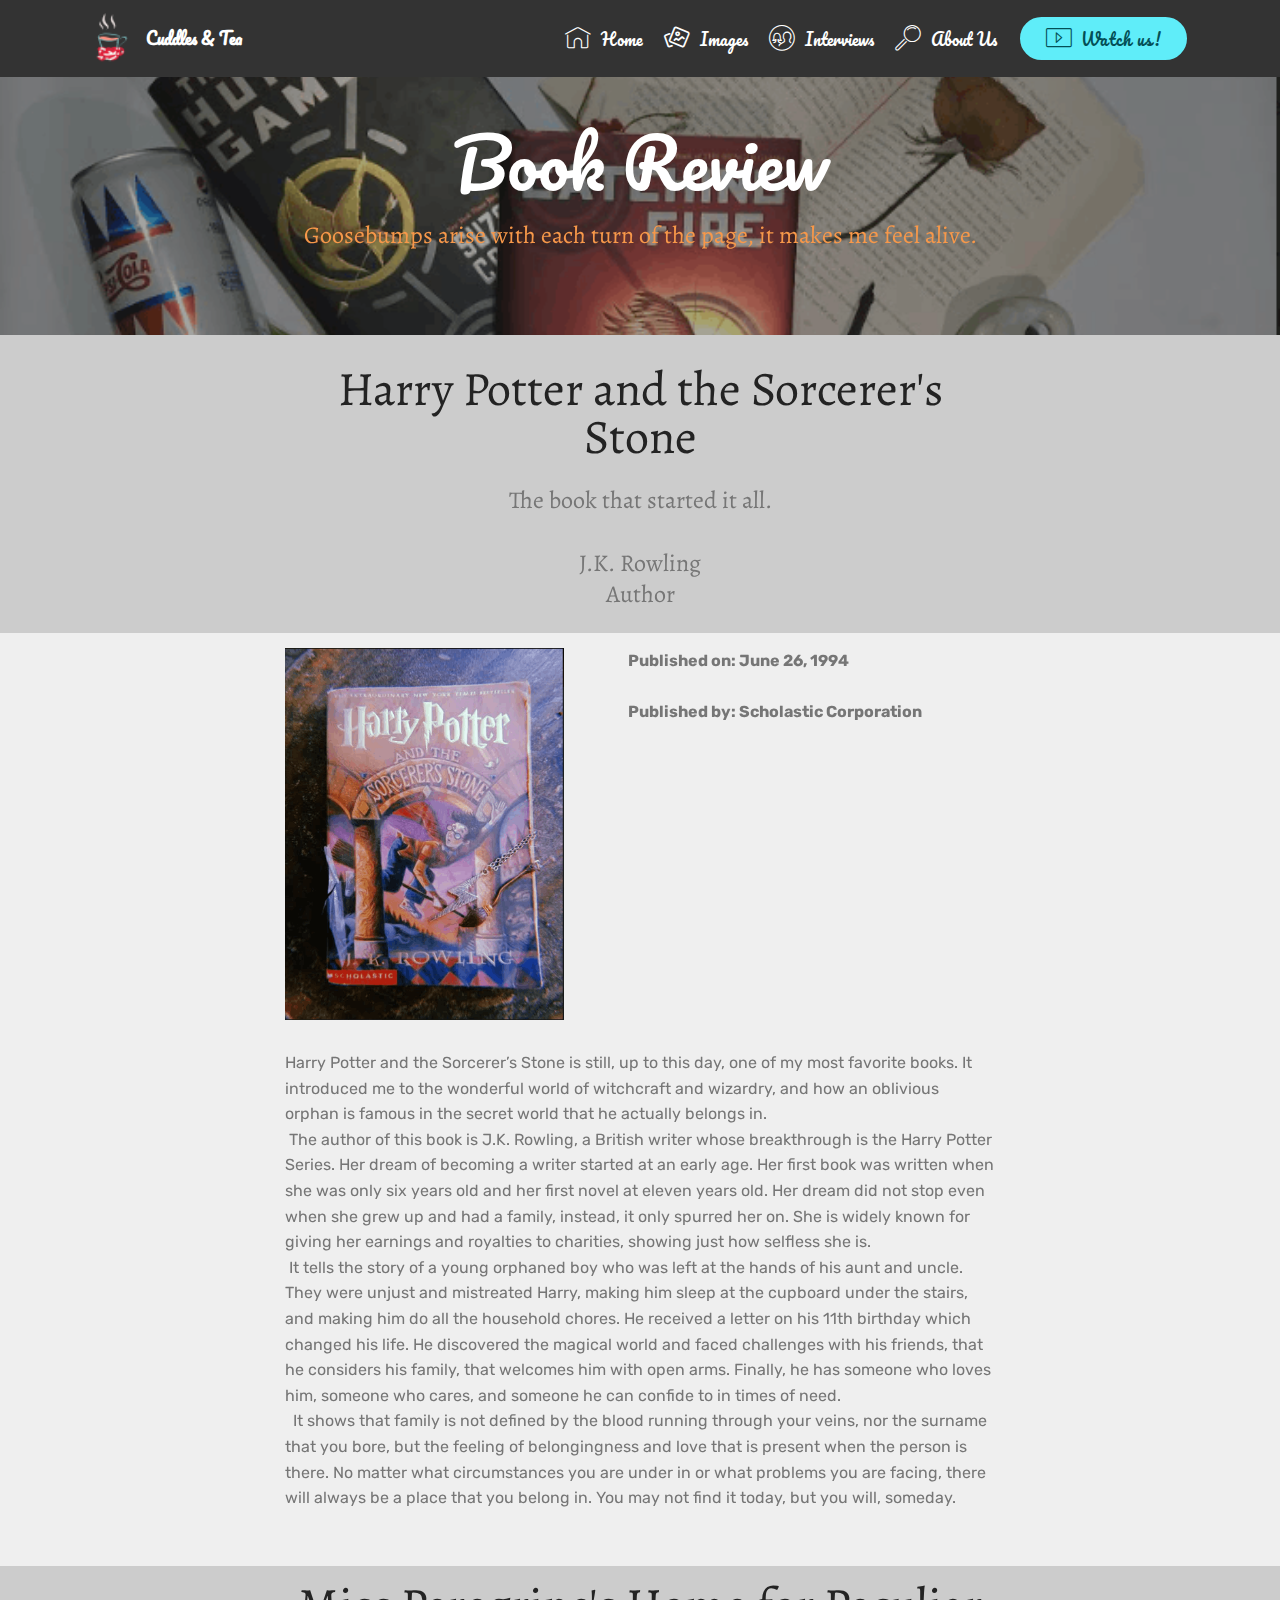
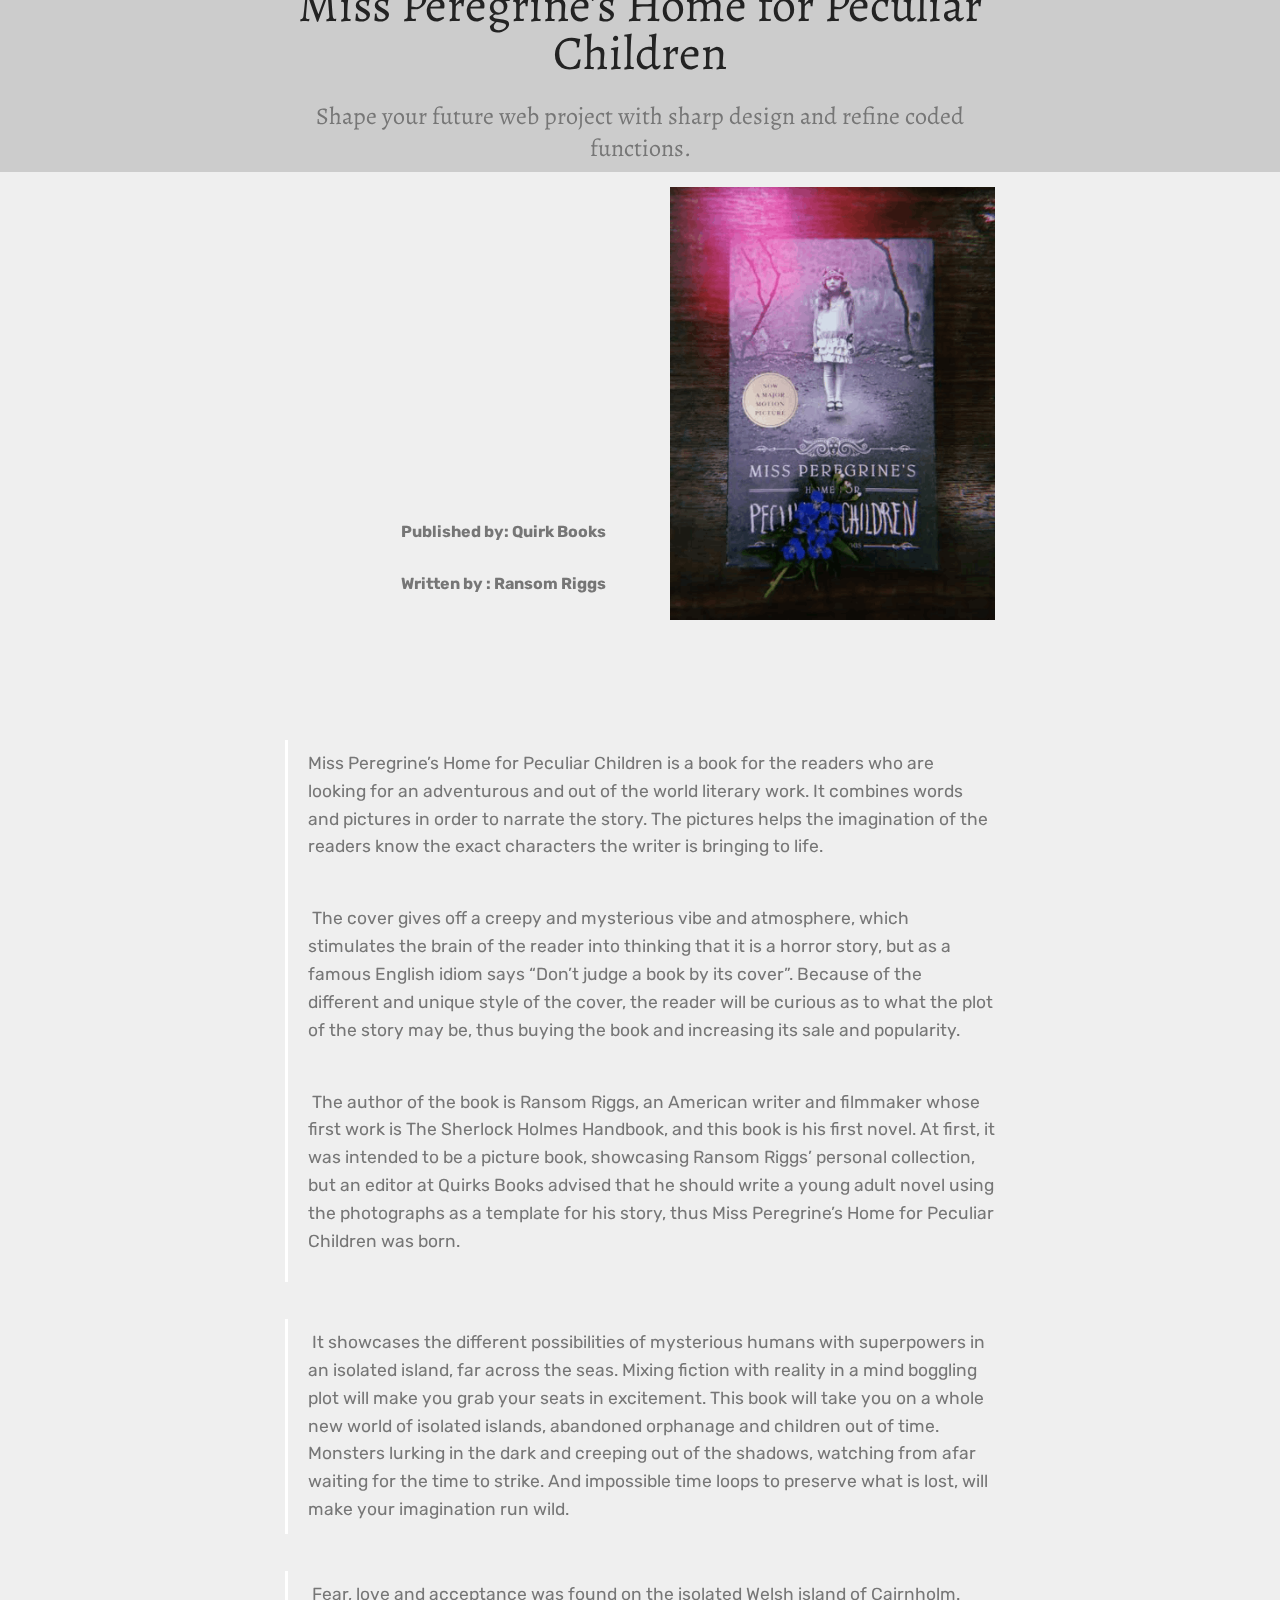
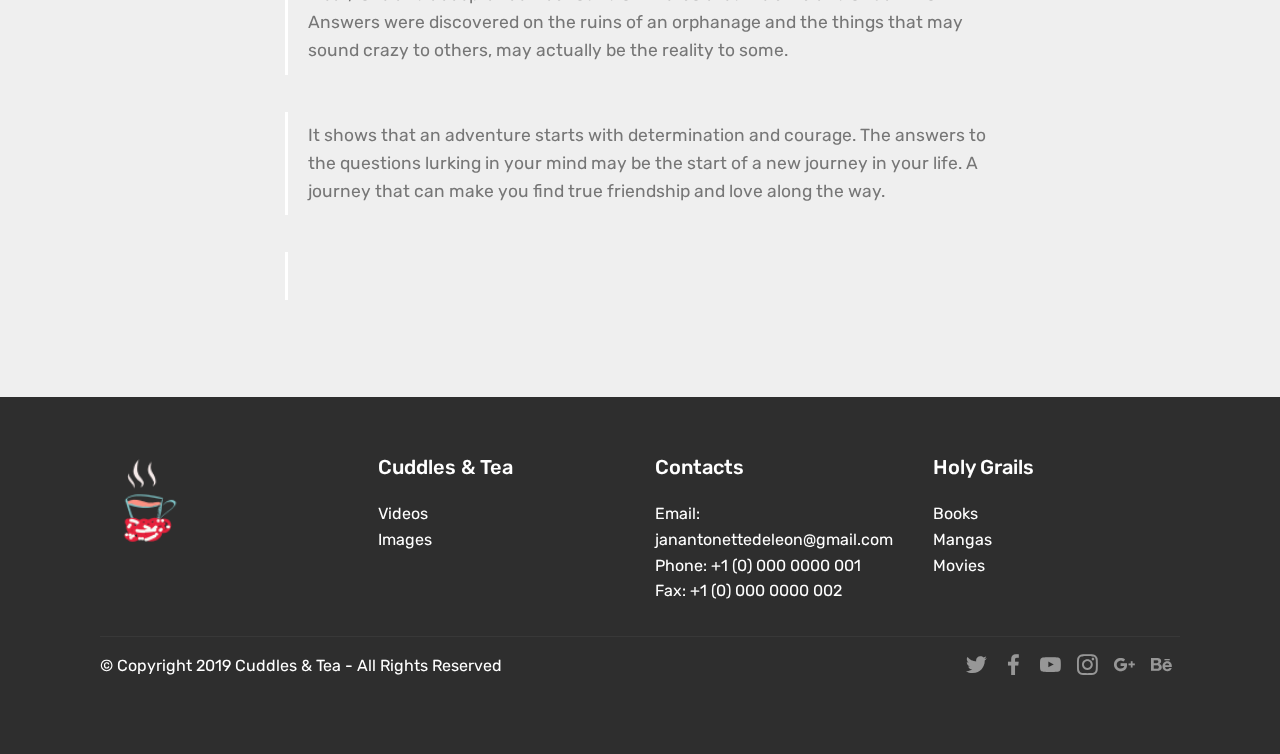
<file: page4.html>
<!DOCTYPE html>
<html  >
<head>
  <!-- Site made with Mobirise Website Builder v4.11.6, https://mobirise.com -->
  <meta charset="UTF-8">
  <meta http-equiv="X-UA-Compatible" content="IE=edge">
  <meta name="generator" content="Mobirise v4.11.6, mobirise.com">
  <meta name="viewport" content="width=device-width, initial-scale=1, minimum-scale=1">
  <link rel="shortcut icon" href="assets/images/78144005-794229854383116-7503941816169791488-n-5-96x96.png" type="image/x-icon">
  <meta name="description" content="Site Generator Description">
  
  <title>Book Review</title>
  <link rel="stylesheet" href="assets/web/assets/mobirise-icons-bold/mobirise-icons-bold.css">
  <link rel="stylesheet" href="assets/web/assets/mobirise-icons/mobirise-icons.css">
  <link rel="stylesheet" href="assets/bootstrap/css/bootstrap.min.css">
  <link rel="stylesheet" href="assets/bootstrap/css/bootstrap-grid.min.css">
  <link rel="stylesheet" href="assets/bootstrap/css/bootstrap-reboot.min.css">
  <link rel="stylesheet" href="assets/tether/tether.min.css">
  <link rel="stylesheet" href="assets/dropdown/css/style.css">
  <link rel="stylesheet" href="assets/socicon/css/styles.css">
  <link rel="stylesheet" href="assets/theme/css/style.css">
  <link rel="preload" as="style" href="assets/mobirise/css/mbr-additional.css"><link rel="stylesheet" href="assets/mobirise/css/mbr-additional.css" type="text/css">
  
  
  
</head>
<body>
  <section class="mbr-section content5 cid-rJc7FN2M0M mbr-parallax-background" id="content5-11">

    

    <div class="mbr-overlay" style="opacity: 0.4; background-color: rgb(35, 35, 35);">
    </div>

    <div class="container">
        <div class="media-container-row">
            <div class="title col-12 col-md-8">
                <h2 class="align-center mbr-bold mbr-white pb-3 mbr-fonts-style display-1">
                    <span style="font-weight: normal;"><br>Book Review</span></h2>
                <h3 class="mbr-section-subtitle align-center mbr-light mbr-white pb-3 mbr-fonts-style display-5">Goosebumps arise with each turn of the page, it makes me feel alive.</h3>
                
                
            </div>
        </div>
    </div>
</section>

<section class="engine"><a href="https://mobirise.info/z">best html templates</a></section><section class="mbr-section content4 cid-rJFzORvAem" id="content4-2l">

    

    <div class="container">
        <div class="media-container-row">
            <div class="title col-12 col-md-8">
                <h2 class="align-center pb-3 mbr-fonts-style display-2">Harry Potter and the Sorcerer's Stone<br> 
                </h2>
                <h3 class="mbr-section-subtitle align-center mbr-light mbr-fonts-style display-5">The book that started it all.<br><br>J.K. Rowling<br>Author</h3>
                
            </div>
        </div>
    </div>
</section>

<section class="menu cid-rJ7KrTIw5S" once="menu" id="menu1-n">

    

    <nav class="navbar navbar-expand beta-menu navbar-dropdown align-items-center navbar-fixed-top navbar-toggleable-sm">
        <button class="navbar-toggler navbar-toggler-right" type="button" data-toggle="collapse" data-target="#navbarSupportedContent" aria-controls="navbarSupportedContent" aria-expanded="false" aria-label="Toggle navigation">
            <div class="hamburger">
                <span></span>
                <span></span>
                <span></span>
                <span></span>
            </div>
        </button>
        <div class="menu-logo">
            <div class="navbar-brand">
                <span class="navbar-logo">
                    <a href="https://mobirise.co">
                         <img src="assets/images/78144005-794229854383116-7503941816169791488-n-5-96x96.png" alt="Mobirise" title="" style="height: 3.8rem;">
                    </a>
                </span>
                <span class="navbar-caption-wrap"><a class="navbar-caption text-white display-4" href="index.html">Cuddles &amp; Tea</a></span>
            </div>
        </div>
        <div class="collapse navbar-collapse" id="navbarSupportedContent">
            <ul class="navbar-nav nav-dropdown" data-app-modern-menu="true"><li class="nav-item">
                    <a class="nav-link link text-white display-4" href="index.html">
                        <span class="mbri-home mbr-iconfont mbr-iconfont-btn"></span>Home</a>
                </li><li class="nav-item"><a class="nav-link link text-white display-4" href="page1.html"><span class="mbrib-image-gallery mbr-iconfont mbr-iconfont-btn"></span>
                        Images</a></li><li class="nav-item"><a class="nav-link link text-white display-4" href="page8.html"><span class="mbri-users mbr-iconfont mbr-iconfont-btn"></span>Interviews</a></li>
                <li class="nav-item">
                    <a class="nav-link link text-white display-4" href="page2.html">
                        <span class="mbri-search mbr-iconfont mbr-iconfont-btn"></span>
                        About Us
                    </a>
                </li></ul>
            <div class="navbar-buttons mbr-section-btn"><a class="btn btn-sm btn-warning display-4" href="page7.html"><span class="mbri-video mbr-iconfont mbr-iconfont-btn"></span>
                    Watch us!
                </a></div>
        </div>
    </nav>
</section>

<section class="mbr-section content6 cid-rJc7Q3AiIk" id="content6-16">
    
     
    
    <div class="container">
        <div class="media-container-row">
            <div class="col-12 col-md-8">
                <div class="media-container-row">
                    <div class="mbr-figure" style="width: 85%;">
                      <img src="assets/images/harry-410x547.png" alt="Mobirise" title="">  
                    </div>
                    <div class="media-content">
                        <div class="mbr-section-text">
                            <p class="mbr-text mb-0 mbr-fonts-style display-7"><strong>Published on: June 26, 1994<br></strong><br><strong>Published by: Scholastic Corporation</strong></p>
                        </div>
                    </div>
                </div>
            </div>
        </div>
    </div>
</section>

<section class="mbr-section article content1 cid-rJFNw0TPhO" id="content1-2s">
    
     

    <div class="container">
        <div class="media-container-row">
            <div class="mbr-text col-12 mbr-fonts-style display-7 col-md-8">Harry Potter and the Sorcerer’s Stone is still, up to this day, one of my most favorite books. It introduced me to the wonderful world of witchcraft and wizardry, and how an oblivious orphan is famous in the secret world that he actually belongs in.
<div><strong>
</strong></div><div>&nbsp;The author of this book is J.K. Rowling, a British writer whose breakthrough is the Harry Potter Series. Her dream of becoming a writer started at an early age. Her first book was written when she was only six years old and her first novel at eleven years old. Her dream did not stop even when she grew up and had a family, instead, it only spurred her on. She is widely known for giving her earnings and royalties to charities, showing just how selfless she is. 
</div><div><strong>
</strong></div><div>&nbsp;It tells the story of a young orphaned boy who was left at the hands of his aunt and uncle. They were unjust and mistreated Harry, making him sleep at the cupboard under the stairs, and making him do all the household chores. He received a letter on his 11th birthday which changed his life. He discovered the magical world and faced challenges with his friends, that he considers his family, that welcomes him with open arms. Finally, he has someone who loves him, someone who cares, and someone he can confide to in times of need.
</div><div><strong>
</strong></div><div>&nbsp; It shows that family is not defined by the blood running through your veins, nor the surname that you bore, but the feeling of belongingness and love that is present when the person is there. No matter what circumstances you are under in or what problems you are facing, there will always be a place that you belong in. You may not find it today, but you will, someday. 
</div><div><strong><br></strong></div></div>
        </div>
    </div>
</section>

<section class="mbr-section content4 cid-rJc7HsueNz" id="content4-12">

    

    <div class="container">
        <div class="media-container-row">
            <div class="title col-12 col-md-8">
                <h2 class="align-center pb-3 mbr-fonts-style display-2">Miss Peregrine's Home for Peculiar Children</h2>
                <h3 class="mbr-section-subtitle align-center mbr-light mbr-fonts-style display-5">
                    Shape your future web project with sharp design and refine coded functions.
                </h3>
                
            </div>
        </div>
    </div>
</section>

<section class="mbr-section content7 cid-rJFA2SPE5F" id="content7-2o">
          
    

    <div class="container">
        <div class="media-container-row">
            <div class="col-12 col-md-8">
                <div class="media-container-row">
                    <div class="media-content">
                        <div class="mbr-section-text">
                            <p class="mbr-text align-right mb-0 mbr-fonts-style display-7"><strong><br></strong><br><br><br><br><br><br><br><br><br><br><br><br><strong>Published by: Quirk Books<br></strong><br><strong>Written by : Ransom Riggs</strong></p>
                        </div>
                    </div>
                    <div class="mbr-figure" style="width: 110%;">
                     <img src="assets/images/capture-371x495.png" alt="Mobirise" title="">  
                    </div>
                </div>
            </div>
        </div>
    </div>
</section>

<section class="mbr-section article content1 cid-rKdCGfejkj" id="content2-2v">

     

    <div class="container">
        <div class="media-container-row">
            <div class="mbr-text col-12 col-md-8 mbr-fonts-style display-7">
                <blockquote><p><span style="font-style: normal;">Miss Peregrine’s Home for Peculiar Children is a book for the readers who are looking for an adventurous and out of the world literary work. It combines words and pictures in order to narrate the story. The pictures helps the imagination of the readers know the exact characters the writer is bringing to life. 
</span></p><p><span style="font-style: normal;"><br></span><span style="font-style: normal; font-size: 1.09rem;">&nbsp;The cover gives off a creepy and mysterious vibe and atmosphere, which stimulates the brain of the reader into thinking that it is a horror story, but as a famous English idiom says “Don’t judge a book by its cover”. Because of the different and unique style of the cover, the reader will be curious as to what the plot of the story may be, thus buying the book and increasing its sale and popularity. &nbsp;</span></p><p><span style="font-style: normal; font-size: 1.09rem;"><br></span><span style="font-style: normal; font-size: 1.09rem;">&nbsp;The author of the book is Ransom Riggs, an American writer and filmmaker whose first work is The Sherlock Holmes Handbook, and this book is his first novel. At first, it was intended to be a picture book, showcasing Ransom Riggs’ personal collection, but an editor at Quirks Books advised that he should write a young adult novel using the photographs as a template for his story, thus Miss Peregrine’s Home for Peculiar Children was born. &nbsp;</span></p></blockquote><blockquote><span style="font-style: normal;">&nbsp;It showcases the different possibilities of mysterious humans with superpowers in an isolated island, far across the seas. Mixing fiction with reality in a mind boggling plot will make you grab your seats in excitement. This book will take you on a whole new world of isolated islands, abandoned orphanage and children out of time. Monsters lurking in the dark and creeping out of the shadows, watching from afar waiting for the time to strike. And impossible time loops to preserve what is lost, will make your imagination run wild.
</span></blockquote><blockquote><span style="font-style: normal;">&nbsp;Fear, love and acceptance was found on the isolated Welsh island of Cairnholm. Answers were discovered on the ruins of an orphanage and the things that may sound crazy to others, may actually be the reality to some. 
</span></blockquote><blockquote><span style="font-style: normal;">It shows that an adventure starts with determination and courage. The answers to the questions lurking in your mind may be the start of a new journey in your life. A journey that can make you find true friendship and love along the way. 
</span></blockquote><blockquote><strong><br></strong></blockquote>
            </div>
        </div>
    </div>
</section>

<section class="cid-rJFgsSyK7e" id="footer1-2e">

    

    

    <div class="container">
        <div class="media-container-row content text-white">
            <div class="col-12 col-md-3">
                <div class="media-wrap">
                    <a href="https://mobirise.co/">
                        <img src="assets/images/78144005-794229854383116-7503941816169791488-n-192x192.png" alt="Mobirise" title="">
                    </a>
                </div>
            </div>
            <div class="col-12 col-md-3 mbr-fonts-style display-7">
                <h5 class="pb-3">Cuddles &amp; Tea</h5>
                <p class="mbr-text"><a href="page7.html">Videos</a><br><a href="page1.html">Images</a></p>
            </div>
            <div class="col-12 col-md-3 mbr-fonts-style display-7">
                <h5 class="pb-3">
                    Contacts
                </h5>
                <p class="mbr-text">
                    Email: janantonettedeleon@gmail.com
                    <br>Phone: +1 (0) 000 0000 001
                    <br>Fax: +1 (0) 000 0000 002
                </p>
            </div>
            <div class="col-12 col-md-3 mbr-fonts-style display-7">
                <h5 class="pb-3">Holy Grails</h5>
                <p class="mbr-text"><a href="page1.html">Books</a><br><a href="page1.html">Mangas</a><br><a href="page1.html">Movies</a></p>
            </div>
        </div>
        <div class="footer-lower">
            <div class="media-container-row">
                <div class="col-sm-12">
                    <hr>
                </div>
            </div>
            <div class="media-container-row mbr-white">
                <div class="col-sm-6 copyright">
                    <p class="mbr-text mbr-fonts-style display-7">
                        © Copyright 2019 Cuddles &amp; Tea - All Rights Reserved
                    </p>
                </div>
                <div class="col-md-6">
                    <div class="social-list align-right">
                        <div class="soc-item">
                            <a href="https://twitter.com/mobirise" target="_blank">
                                <span class="socicon-twitter socicon mbr-iconfont mbr-iconfont-social"></span>
                            </a>
                        </div>
                        <div class="soc-item">
                            <a href="https://www.facebook.com/pages/Mobirise/1616226671953247" target="_blank">
                                <span class="socicon-facebook socicon mbr-iconfont mbr-iconfont-social"></span>
                            </a>
                        </div>
                        <div class="soc-item">
                            <a href="https://www.youtube.com/c/mobirise" target="_blank">
                                <span class="socicon-youtube socicon mbr-iconfont mbr-iconfont-social"></span>
                            </a>
                        </div>
                        <div class="soc-item">
                            <a href="https://instagram.com/mobirise" target="_blank">
                                <span class="socicon-instagram socicon mbr-iconfont mbr-iconfont-social"></span>
                            </a>
                        </div>
                        <div class="soc-item">
                            <a href="https://plus.google.com/u/0/+Mobirise" target="_blank">
                                <span class="socicon-googleplus socicon mbr-iconfont mbr-iconfont-social"></span>
                            </a>
                        </div>
                        <div class="soc-item">
                            <a href="https://www.behance.net/Mobirise" target="_blank">
                                <span class="socicon-behance socicon mbr-iconfont mbr-iconfont-social"></span>
                            </a>
                        </div>
                    </div>
                </div>
            </div>
        </div>
    </div>
</section>


  <script src="assets/web/assets/jquery/jquery.min.js"></script>
  <script src="assets/popper/popper.min.js"></script>
  <script src="assets/bootstrap/js/bootstrap.min.js"></script>
  <script src="assets/smoothscroll/smooth-scroll.js"></script>
  <script src="assets/tether/tether.min.js"></script>
  <script src="assets/dropdown/js/nav-dropdown.js"></script>
  <script src="assets/dropdown/js/navbar-dropdown.js"></script>
  <script src="assets/touchswipe/jquery.touch-swipe.min.js"></script>
  <script src="assets/parallax/jarallax.min.js"></script>
  <script src="assets/theme/js/script.js"></script>
  
  
</body>
</html>
</file>
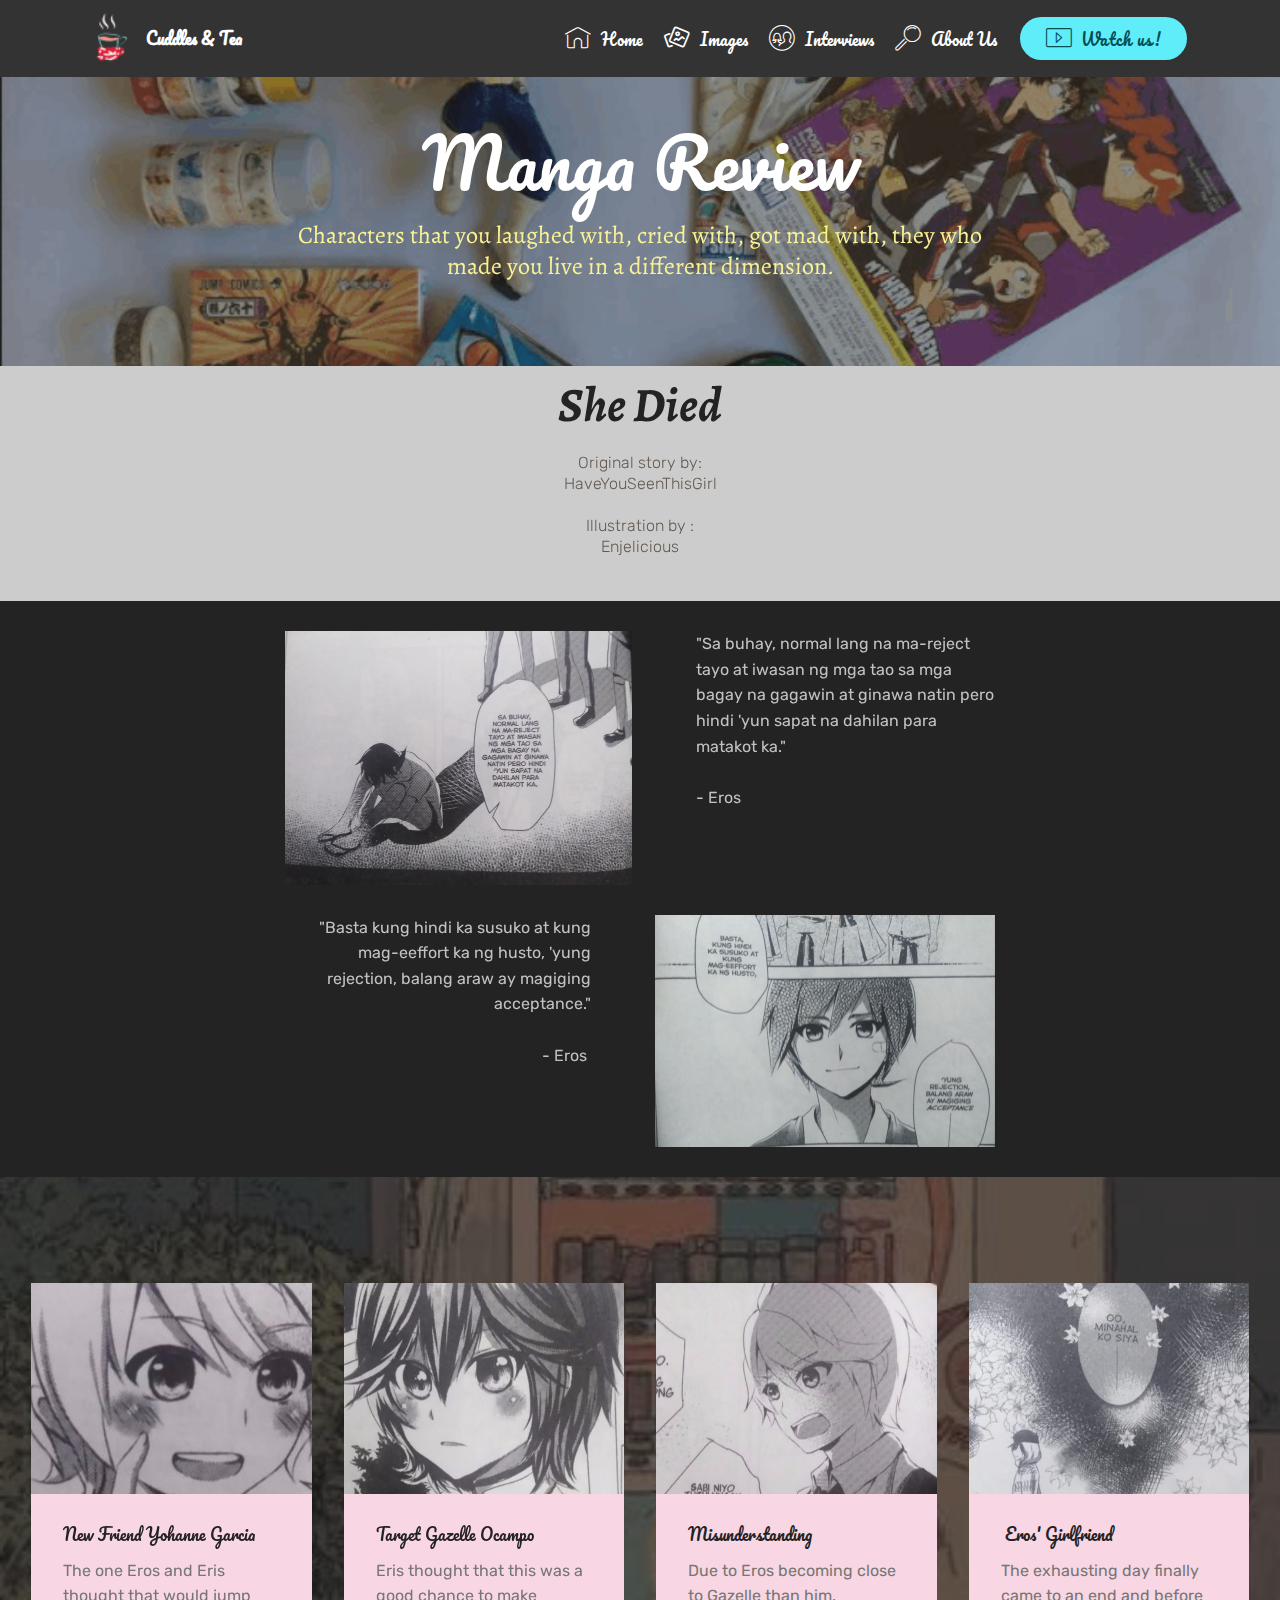
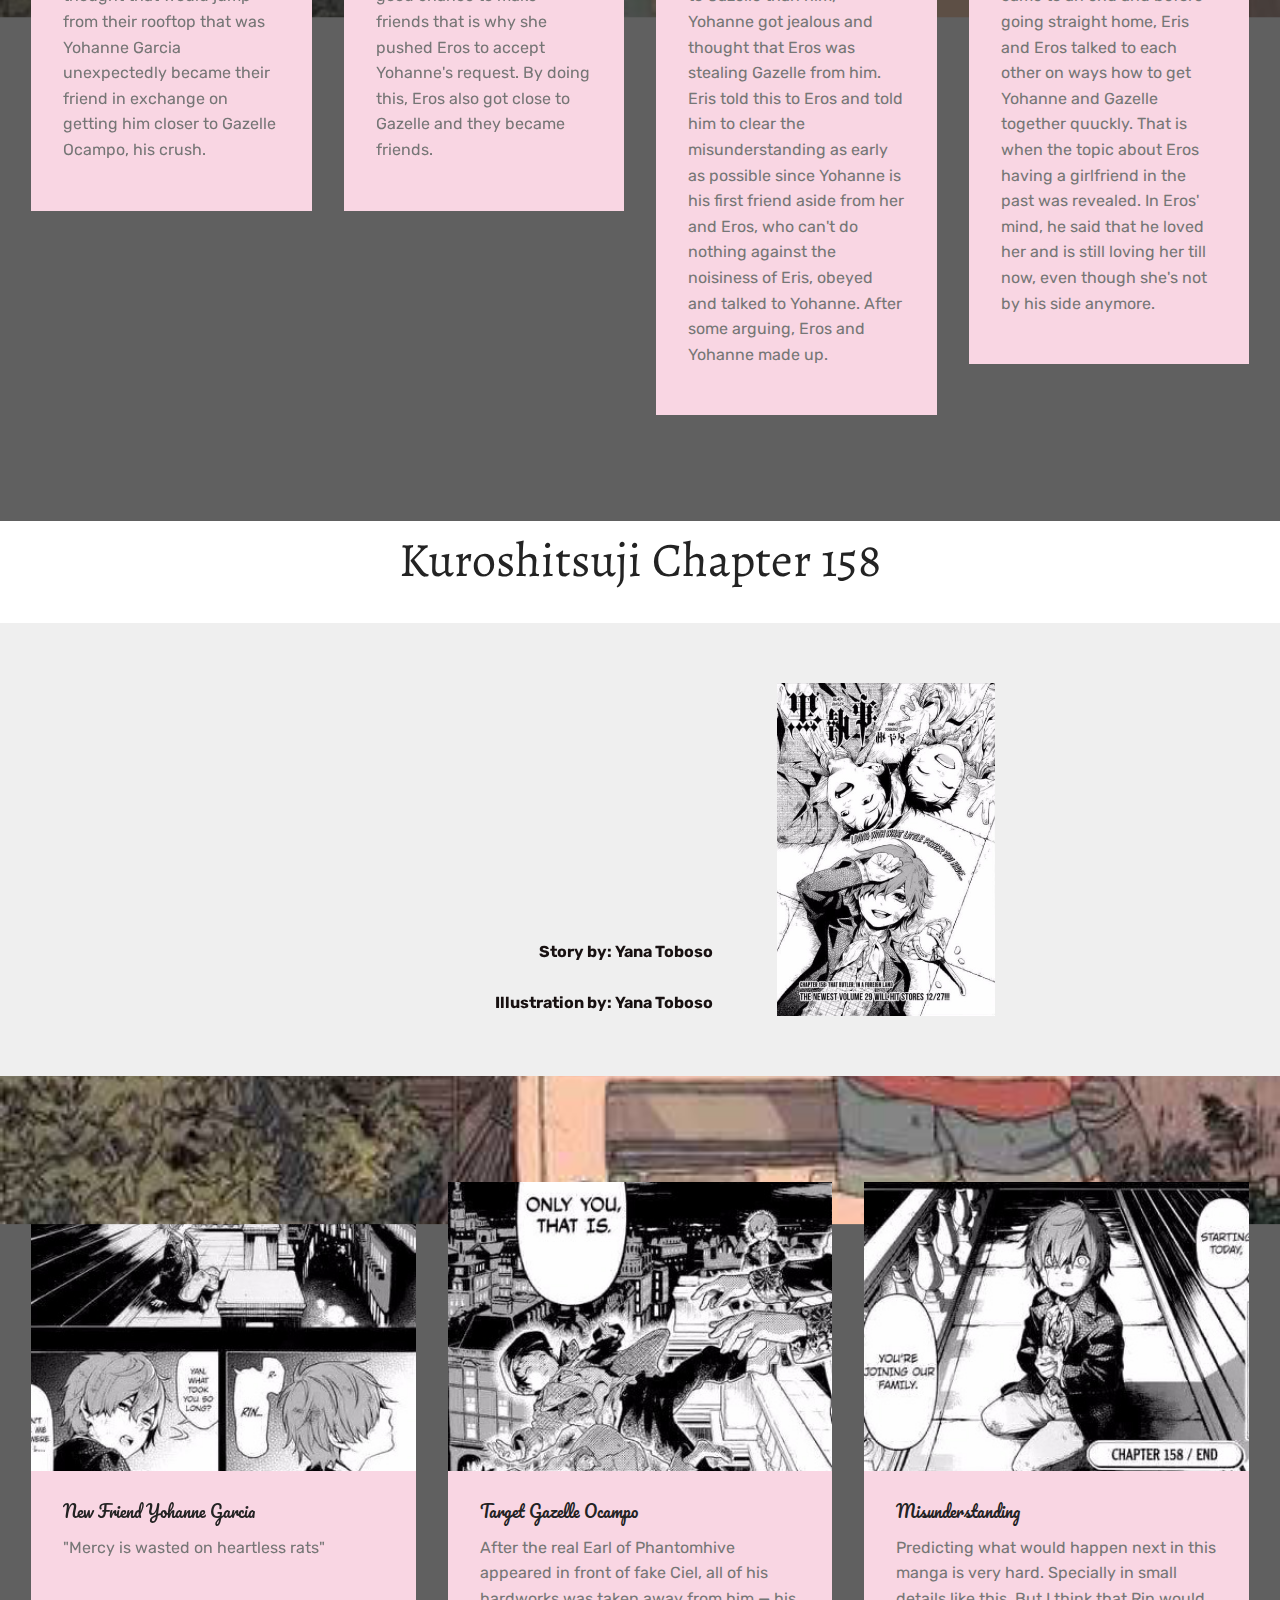
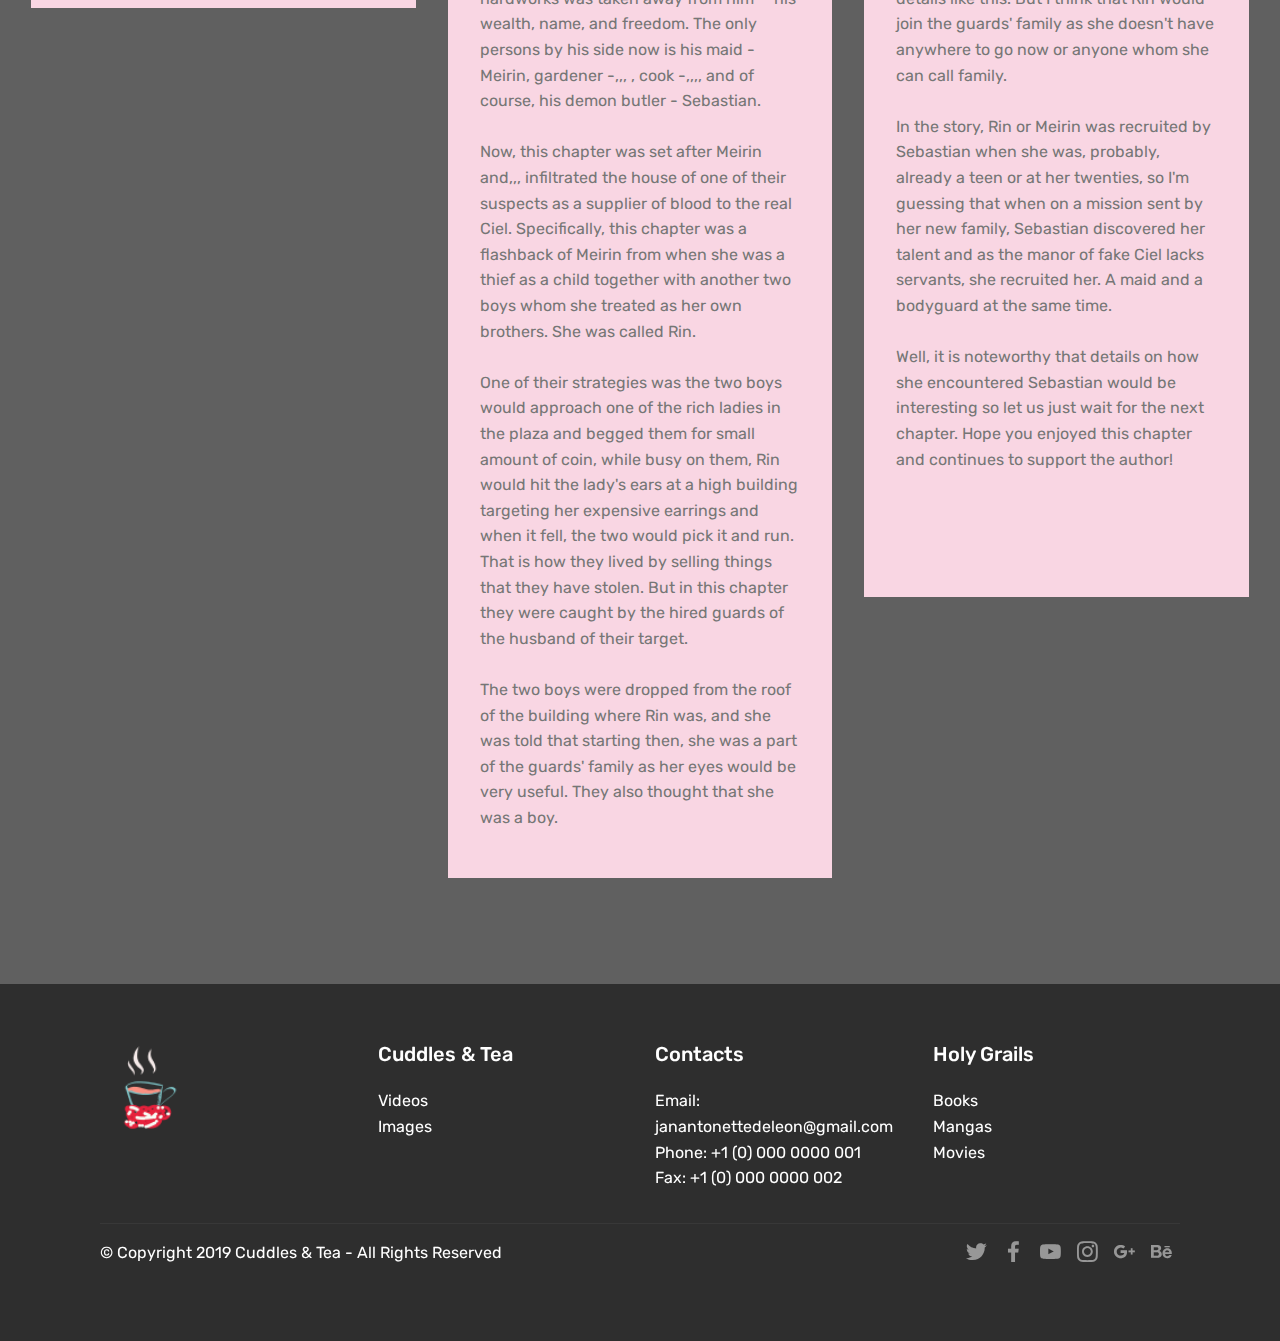
<file: page5.html>
<!DOCTYPE html>
<html  >
<head>
  <!-- Site made with Mobirise Website Builder v4.11.6, https://mobirise.com -->
  <meta charset="UTF-8">
  <meta http-equiv="X-UA-Compatible" content="IE=edge">
  <meta name="generator" content="Mobirise v4.11.6, mobirise.com">
  <meta name="viewport" content="width=device-width, initial-scale=1, minimum-scale=1">
  <link rel="shortcut icon" href="assets/images/78144005-794229854383116-7503941816169791488-n-5-96x96.png" type="image/x-icon">
  <meta name="description" content="Web Creator Description">
  
  <title>Manga Review</title>
  <link rel="stylesheet" href="assets/web/assets/mobirise-icons-bold/mobirise-icons-bold.css">
  <link rel="stylesheet" href="assets/web/assets/mobirise-icons/mobirise-icons.css">
  <link rel="stylesheet" href="assets/bootstrap/css/bootstrap.min.css">
  <link rel="stylesheet" href="assets/bootstrap/css/bootstrap-grid.min.css">
  <link rel="stylesheet" href="assets/bootstrap/css/bootstrap-reboot.min.css">
  <link rel="stylesheet" href="assets/tether/tether.min.css">
  <link rel="stylesheet" href="assets/socicon/css/styles.css">
  <link rel="stylesheet" href="assets/dropdown/css/style.css">
  <link rel="stylesheet" href="assets/theme/css/style.css">
  <link rel="preload" as="style" href="assets/mobirise/css/mbr-additional.css"><link rel="stylesheet" href="assets/mobirise/css/mbr-additional.css" type="text/css">
  
  
  
</head>
<body>
  <section class="menu cid-rJ7KrTIw5S" once="menu" id="menu1-o">

    

    <nav class="navbar navbar-expand beta-menu navbar-dropdown align-items-center navbar-fixed-top navbar-toggleable-sm">
        <button class="navbar-toggler navbar-toggler-right" type="button" data-toggle="collapse" data-target="#navbarSupportedContent" aria-controls="navbarSupportedContent" aria-expanded="false" aria-label="Toggle navigation">
            <div class="hamburger">
                <span></span>
                <span></span>
                <span></span>
                <span></span>
            </div>
        </button>
        <div class="menu-logo">
            <div class="navbar-brand">
                <span class="navbar-logo">
                    <a href="https://mobirise.co">
                         <img src="assets/images/78144005-794229854383116-7503941816169791488-n-5-96x96.png" alt="Mobirise" title="" style="height: 3.8rem;">
                    </a>
                </span>
                <span class="navbar-caption-wrap"><a class="navbar-caption text-white display-4" href="index.html">Cuddles &amp; Tea</a></span>
            </div>
        </div>
        <div class="collapse navbar-collapse" id="navbarSupportedContent">
            <ul class="navbar-nav nav-dropdown" data-app-modern-menu="true"><li class="nav-item">
                    <a class="nav-link link text-white display-4" href="index.html">
                        <span class="mbri-home mbr-iconfont mbr-iconfont-btn"></span>Home</a>
                </li><li class="nav-item"><a class="nav-link link text-white display-4" href="page1.html"><span class="mbrib-image-gallery mbr-iconfont mbr-iconfont-btn"></span>
                        Images</a></li><li class="nav-item"><a class="nav-link link text-white display-4" href="page8.html"><span class="mbri-users mbr-iconfont mbr-iconfont-btn"></span>Interviews</a></li>
                <li class="nav-item">
                    <a class="nav-link link text-white display-4" href="page2.html">
                        <span class="mbri-search mbr-iconfont mbr-iconfont-btn"></span>
                        About Us
                    </a>
                </li></ul>
            <div class="navbar-buttons mbr-section-btn"><a class="btn btn-sm btn-warning display-4" href="page7.html"><span class="mbri-video mbr-iconfont mbr-iconfont-btn"></span>
                    Watch us!
                </a></div>
        </div>
    </nav>
</section>

<section class="engine"><a href="https://mobirise.info/w">free html5 templates</a></section><section class="mbr-section content5 cid-rJc960bI3W mbr-parallax-background" id="content5-1h">

    

    <div class="mbr-overlay" style="opacity: 0.4; background-color: rgb(35, 35, 35);">
    </div>

    <div class="container">
        <div class="media-container-row">
            <div class="title col-12 col-md-8">
                <h2 class="align-center mbr-bold mbr-white pb-3 mbr-fonts-style display-1"><span style="font-weight: normal;"><br>Manga Review</span></h2>
                <h3 class="mbr-section-subtitle align-center mbr-light mbr-white pb-3 mbr-fonts-style display-5">Characters that you laughed with, cried with, got mad with, they who made you live in a different dimension.</h3>
                
                
            </div>
        </div>
    </div>
</section>

<section class="mbr-section content4 cid-rJc96j6hxf" id="content4-1i">

    

    <div class="container">
        <div class="media-container-row">
            <div class="title col-12 col-md-8">
                <h2 class="align-center pb-3 mbr-fonts-style display-2"><strong><em>She Died</em></strong></h2>
                <h3 class="mbr-section-subtitle align-center mbr-light mbr-fonts-style display-7">Original story by:
<div>HaveYouSeenThisGirl
</div><div><br></div><div>Illustration by
:</div><div>Enjelicious
</div><div><br></div></h3>
                
            </div>
        </div>
    </div>
</section>

<section class="mbr-section content6 cid-rJFDfm1knp" id="content6-2q">
    
     
    
    <div class="container">
        <div class="media-container-row">
            <div class="col-12 col-md-8">
                <div class="media-container-row">
                    <div class="mbr-figure" style="width: 125%;">
                      <img src="assets/images/img-20191203-224611-694x507.jpg" alt="Mobirise" title="">  
                    </div>
                    <div class="media-content">
                        <div class="mbr-section-text">
                            <p class="mbr-text mb-0 mbr-fonts-style display-7">"Sa buhay, normal lang na ma-reject tayo at iwasan ng mga tao sa mga bagay na gagawin at ginawa natin pero hindi 'yun sapat na dahilan para matakot ka." <br><br>- Eros&nbsp;<br></p>
                        </div>
                    </div>
                </div>
            </div>
        </div>
    </div>
</section>

<section class="mbr-section content7 cid-rJFDg0Bu1Y" id="content7-2r">
          
    

    <div class="container">
        <div class="media-container-row">
            <div class="col-12 col-md-8">
                <div class="media-container-row">
                    <div class="media-content">
                        <div class="mbr-section-text">
                            <p class="mbr-text align-right mb-0 mbr-fonts-style display-7">"Basta kung hindi ka susuko at kung mag-eeffort ka ng husto, 'yung rejection, balang araw ay magiging acceptance."<br><br>- Eros&nbsp;</p>
                        </div>
                    </div>
                    <div class="mbr-figure" style="width: 120%;">
                     <img src="assets/images/img-20191203-224736-680x466.jpg" alt="Mobirise" title="">  
                    </div>
                </div>
            </div>
        </div>
    </div>
</section>

<section class="features17 cid-rJFkn7YU0b mbr-parallax-background" id="features17-2i">
    
    

    <div class="mbr-overlay" style="opacity: 0.7; background-color: rgb(35, 35, 35);">
    </div>
    <div class="container-fluid">
        <div class="media-container-row">
            <div class="card p-3 col-12 col-md-6 col-lg-3">
                <div class="card-wrapper">
                    <div class="card-img">
                        <img src="assets/images/img-20191203-232048-596x714.jpeg" alt="Mobirise" title="">
                    </div>
                    <div class="card-box">
                        <h4 class="card-title pb-3 mbr-fonts-style display-4">New Friend Yohanne Garcia</h4>
                        <p class="mbr-text mbr-fonts-style display-7">The one Eros and Eris thought that would jump from their rooftop that was Yohanne Garcia unexpectedly became their friend in exchange on getting him closer to Gazelle Ocampo, his crush.&nbsp;</p>
                    </div>
                </div>
            </div>

            <div class="card p-3 col-12 col-md-6 col-lg-3">
                <div class="card-wrapper">
                    <div class="card-img">
                        <img src="assets/images/img-20191203-231426-596x649.jpeg" alt="Mobirise" title="">
                    </div>
                    <div class="card-box">
                        <h4 class="card-title pb-3 mbr-fonts-style display-4">Target Gazelle Ocampo&nbsp;</h4>
                        <p class="mbr-text mbr-fonts-style display-7">Eris thought that this was a good chance to make friends that is why she pushed Eros to accept Yohanne's request. By doing this, Eros also got close to Gazelle and they became friends. &nbsp;&nbsp;<br></p>
                    </div>
                </div>
            </div>

            <div class="card p-3 col-12 col-md-6 col-lg-3">
                <div class="card-wrapper">
                    <div class="card-img">
                        <img src="assets/images/img-20191203-231650-596x857.jpeg" alt="Mobirise" title="">
                    </div>
                    <div class="card-box">
                        <h4 class="card-title pb-3 mbr-fonts-style display-4">Misunderstanding</h4>
                        <p class="mbr-text mbr-fonts-style display-7">Due to Eros becoming close to Gazelle than him, Yohanne got jealous and thought that Eros was stealing Gazelle from him. Eris told this to Eros and told him to clear the misunderstanding as early as possible since Yohanne is his first friend aside from her and Eros, who can't do nothing against the noisiness of Eris, obeyed and talked to Yohanne. After some arguing, Eros and Yohanne made up. </p>
                    </div>
                </div>
            </div>

            <div class="card p-3 col-12 col-md-6 col-lg-3">
                <div class="card-wrapper">
                    <div class="card-img">
                        <img src="assets/images/img-20191203-222717-596x1012.jpeg" alt="Mobirise" title="">
                    </div>
                    <div class="card-box">
                        <h4 class="card-title pb-3 mbr-fonts-style display-4">&nbsp;Eros' Girlfriend</h4>
                        <p class="mbr-text mbr-fonts-style display-7">The exhausting day finally came to an end and before going straight home, Eris and Eros talked to each other on ways how to get Yohanne and Gazelle together quuckly. That is when the topic about Eros having a girlfriend in the past was revealed. In Eros' mind, he said that he loved her and is still loving her till now, even though she's not by his side anymore.</p>
                    </div>
                </div>
            </div>
            
            
        </div>
    </div>
</section>

<section class="mbr-section content4 cid-rKXl5unUgo" id="content4-35">

    

    <div class="container">
        <div class="media-container-row">
            <div class="title col-12 col-md-8">
                <h2 class="align-center pb-3 mbr-fonts-style display-2">Kuroshitsuji Chapter 158
</h2>
                
                
            </div>
        </div>
    </div>
</section>

<section class="mbr-section content7 cid-rKXk9uNAI9" id="content7-34">
          
    

    <div class="container">
        <div class="media-container-row">
            <div class="col-12 col-md-8">
                <div class="media-container-row">
                    <div class="media-content">
                        <div class="mbr-section-text">
                            <p class="mbr-text align-right mb-0 mbr-fonts-style display-7"><br><br><br><br><br><br><br><br><br><br><strong>&nbsp;Story by: Yana Toboso
<br></strong><br><strong>Illustration by: Yana Toboso</strong></p>
                        </div>
                    </div>
                    <div class="mbr-figure" style="width: 60%;">
                     <img src="assets/images/1st-1-436x872.jpeg" alt="Mobirise" title="">  
                    </div>
                </div>
            </div>
        </div>
    </div>
</section>

<section class="features17 cid-rKXjQ8J7GX mbr-parallax-background" id="features17-33">
    
    

    <div class="mbr-overlay" style="opacity: 0.7; background-color: rgb(35, 35, 35);">
    </div>
    <div class="container-fluid">
        <div class="media-container-row">
            <div class="card p-3 col-12 col-md-6 col-lg-4">
                <div class="card-wrapper">
                    <div class="card-img">
                        <img src="assets/images/2nd-450x900.jpeg" alt="Mobirise" title="">
                    </div>
                    <div class="card-box">
                        <h4 class="card-title pb-3 mbr-fonts-style display-4">New Friend Yohanne Garcia</h4>
                        <p class="mbr-text mbr-fonts-style display-7">"Mercy is wasted on heartless rats"</p>
                    </div>
                </div>
            </div>

            <div class="card p-3 col-12 col-md-6 col-lg-4">
                <div class="card-wrapper">
                    <div class="card-img">
                        <img src="assets/images/3rd-450x900.jpeg" alt="Mobirise" title="">
                    </div>
                    <div class="card-box">
                        <h4 class="card-title pb-3 mbr-fonts-style display-4">Target Gazelle Ocampo&nbsp;</h4>
                        <p class="mbr-text mbr-fonts-style display-7">After the real Earl of Phantomhive appeared in front of fake Ciel, all of his hardworks was taken away from him — his wealth, name, and  freedom. The only persons by his side now is his maid - Meirin, gardener -,,, , cook -,,,, and of course, his demon butler - Sebastian.
<br>
<br>Now, this chapter was set after Meirin and,,, infiltrated the house of one of their suspects as a supplier of blood to the real Ciel. Specifically, this chapter was a flashback of Meirin from when she was a thief as a child together with another two boys whom she treated as her own brothers. She was called Rin. 
<br>
<br>One of their strategies was the two boys would approach one of the rich ladies in the plaza and begged them for small amount of coin, while busy on them, Rin would hit the lady's ears at a high building targeting her expensive earrings and when it fell, the two would pick it and run. That is how they lived by selling things that they have stolen. But in this chapter they were caught by the hired guards of the husband of their target.
<br>
<br>The two boys were dropped from the roof of the building where Rin was, and she was told that starting then, she was a part of the guards' family as her eyes would be very useful. They also thought that she was a boy.<br></p>
                    </div>
                </div>
            </div>

            <div class="card p-3 col-12 col-md-6 col-lg-4">
                <div class="card-wrapper">
                    <div class="card-img">
                        <img src="assets/images/4th-450x900.jpeg" alt="Mobirise" title="">
                    </div>
                    <div class="card-box">
                        <h4 class="card-title pb-3 mbr-fonts-style display-4">Misunderstanding</h4>
                        <p class="mbr-text mbr-fonts-style display-7">Predicting what would happen next in this manga is very hard. Specially in small details like this. But I think that Rin would join the guards' family as she doesn't have anywhere to go now or anyone whom she can call family.
<br>
<br>In the story, Rin or Meirin was recruited by Sebastian when she was, probably, already a teen or at her twenties, so I'm guessing that when on a mission sent by her new family, Sebastian discovered her talent and as the manor of fake Ciel lacks servants, she recruited her. A maid and a bodyguard at the same time.
<br>
<br>Well, it is noteworthy that details on how she encountered Sebastian would be interesting so let us just wait for the next chapter. Hope you enjoyed this chapter and continues to support the author!
<br>
<br>
<br>
<br></p>
                    </div>
                </div>
            </div>

            
            
            
        </div>
    </div>
</section>

<section class="cid-rJFmkmGCJ4" id="footer1-2k">

    

    

    <div class="container">
        <div class="media-container-row content text-white">
            <div class="col-12 col-md-3">
                <div class="media-wrap">
                    <a href="https://mobirise.co/">
                        <img src="assets/images/78144005-794229854383116-7503941816169791488-n-192x192.png" alt="Mobirise" title="">
                    </a>
                </div>
            </div>
            <div class="col-12 col-md-3 mbr-fonts-style display-7">
                <h5 class="pb-3">Cuddles &amp; Tea</h5>
                <p class="mbr-text"><a href="page7.html">Videos</a><br><a href="page1.html">Images</a></p>
            </div>
            <div class="col-12 col-md-3 mbr-fonts-style display-7">
                <h5 class="pb-3">
                    Contacts
                </h5>
                <p class="mbr-text">
                    Email: janantonettedeleon@gmail.com
                    <br>Phone: +1 (0) 000 0000 001
                    <br>Fax: +1 (0) 000 0000 002
                </p>
            </div>
            <div class="col-12 col-md-3 mbr-fonts-style display-7">
                <h5 class="pb-3">Holy Grails</h5>
                <p class="mbr-text"><a href="page1.html">Books</a><br><a href="page1.html">Mangas</a><br><a href="page1.html">Movies</a></p>
            </div>
        </div>
        <div class="footer-lower">
            <div class="media-container-row">
                <div class="col-sm-12">
                    <hr>
                </div>
            </div>
            <div class="media-container-row mbr-white">
                <div class="col-sm-6 copyright">
                    <p class="mbr-text mbr-fonts-style display-7">
                        © Copyright 2019 Cuddles &amp; Tea - All Rights Reserved
                    </p>
                </div>
                <div class="col-md-6">
                    <div class="social-list align-right">
                        <div class="soc-item">
                            <a href="https://twitter.com/mobirise" target="_blank">
                                <span class="socicon-twitter socicon mbr-iconfont mbr-iconfont-social"></span>
                            </a>
                        </div>
                        <div class="soc-item">
                            <a href="https://www.facebook.com/pages/Mobirise/1616226671953247" target="_blank">
                                <span class="socicon-facebook socicon mbr-iconfont mbr-iconfont-social"></span>
                            </a>
                        </div>
                        <div class="soc-item">
                            <a href="https://www.youtube.com/c/mobirise" target="_blank">
                                <span class="socicon-youtube socicon mbr-iconfont mbr-iconfont-social"></span>
                            </a>
                        </div>
                        <div class="soc-item">
                            <a href="https://instagram.com/mobirise" target="_blank">
                                <span class="socicon-instagram socicon mbr-iconfont mbr-iconfont-social"></span>
                            </a>
                        </div>
                        <div class="soc-item">
                            <a href="https://plus.google.com/u/0/+Mobirise" target="_blank">
                                <span class="socicon-googleplus socicon mbr-iconfont mbr-iconfont-social"></span>
                            </a>
                        </div>
                        <div class="soc-item">
                            <a href="https://www.behance.net/Mobirise" target="_blank">
                                <span class="socicon-behance socicon mbr-iconfont mbr-iconfont-social"></span>
                            </a>
                        </div>
                    </div>
                </div>
            </div>
        </div>
    </div>
</section>


  <script src="assets/web/assets/jquery/jquery.min.js"></script>
  <script src="assets/popper/popper.min.js"></script>
  <script src="assets/bootstrap/js/bootstrap.min.js"></script>
  <script src="assets/smoothscroll/smooth-scroll.js"></script>
  <script src="assets/tether/tether.min.js"></script>
  <script src="assets/touchswipe/jquery.touch-swipe.min.js"></script>
  <script src="assets/parallax/jarallax.min.js"></script>
  <script src="assets/dropdown/js/nav-dropdown.js"></script>
  <script src="assets/dropdown/js/navbar-dropdown.js"></script>
  <script src="assets/theme/js/script.js"></script>
  
  
</body>
</html>
</file>
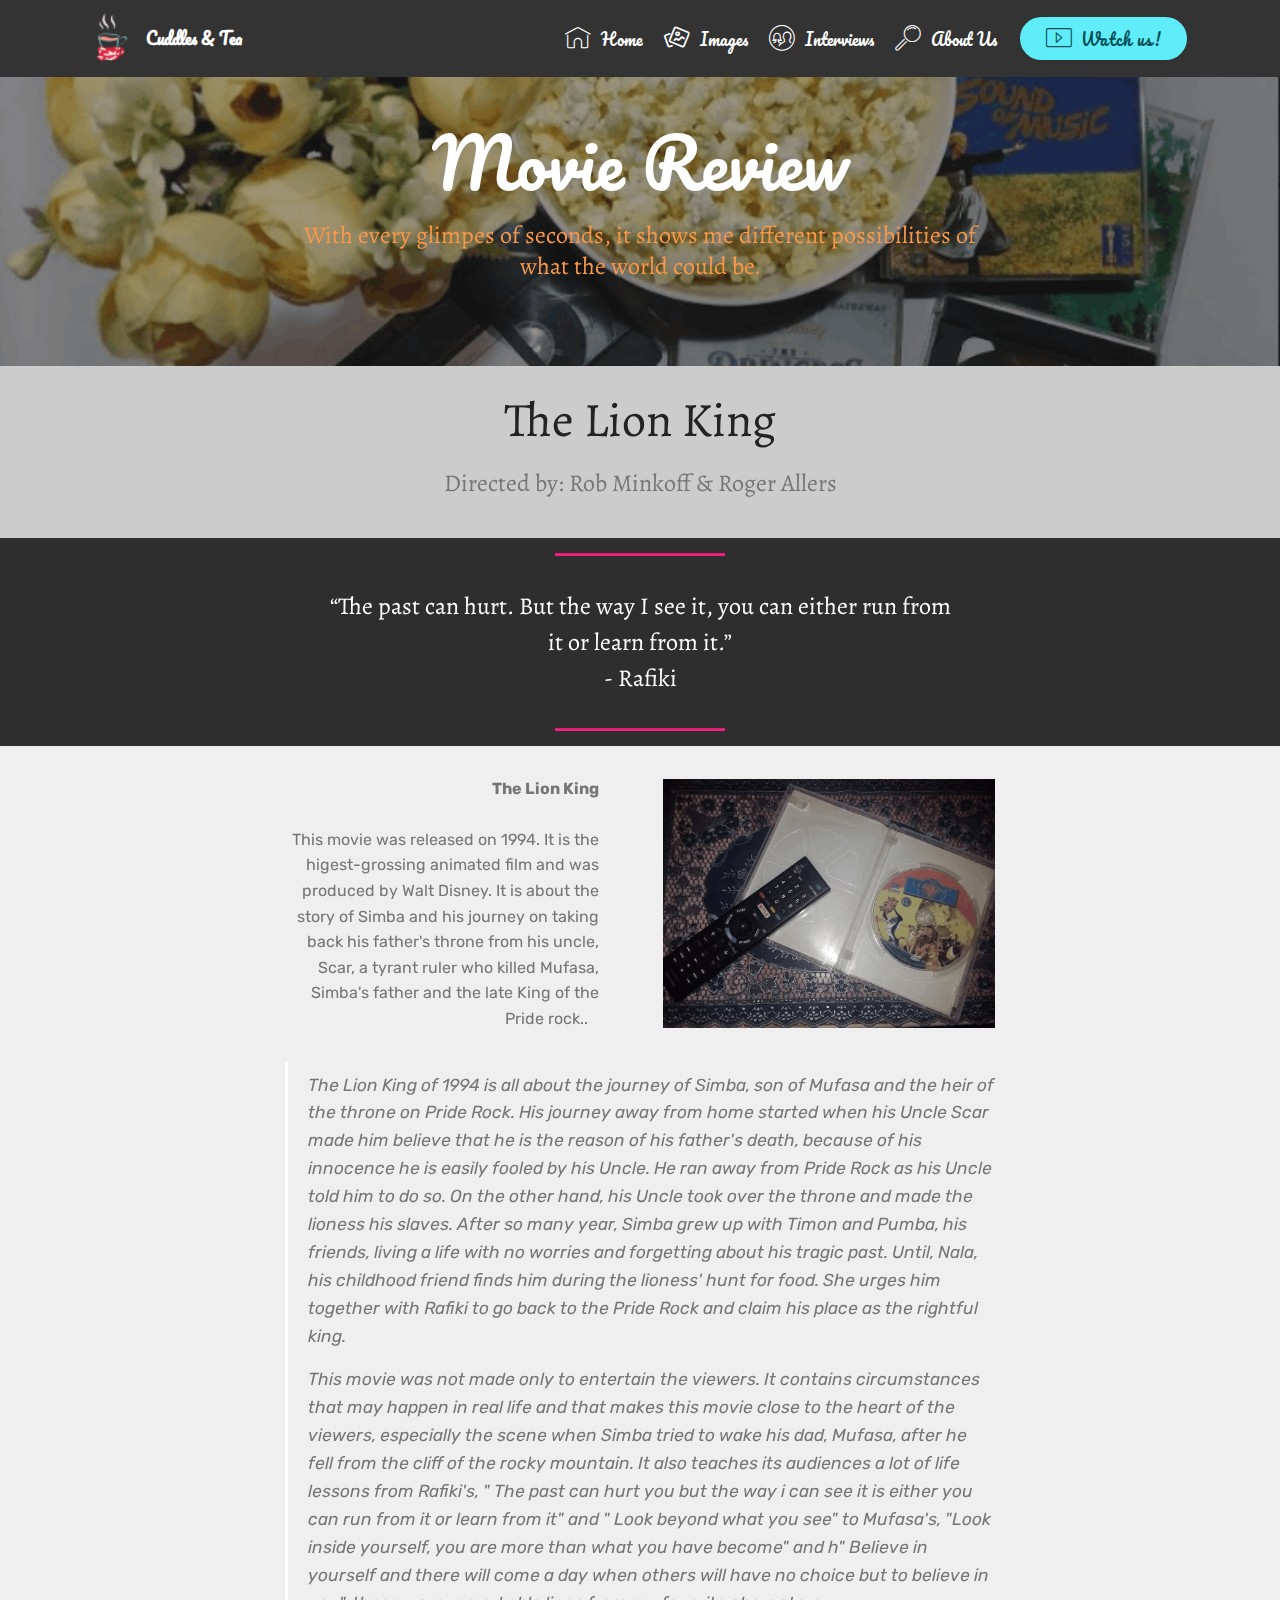
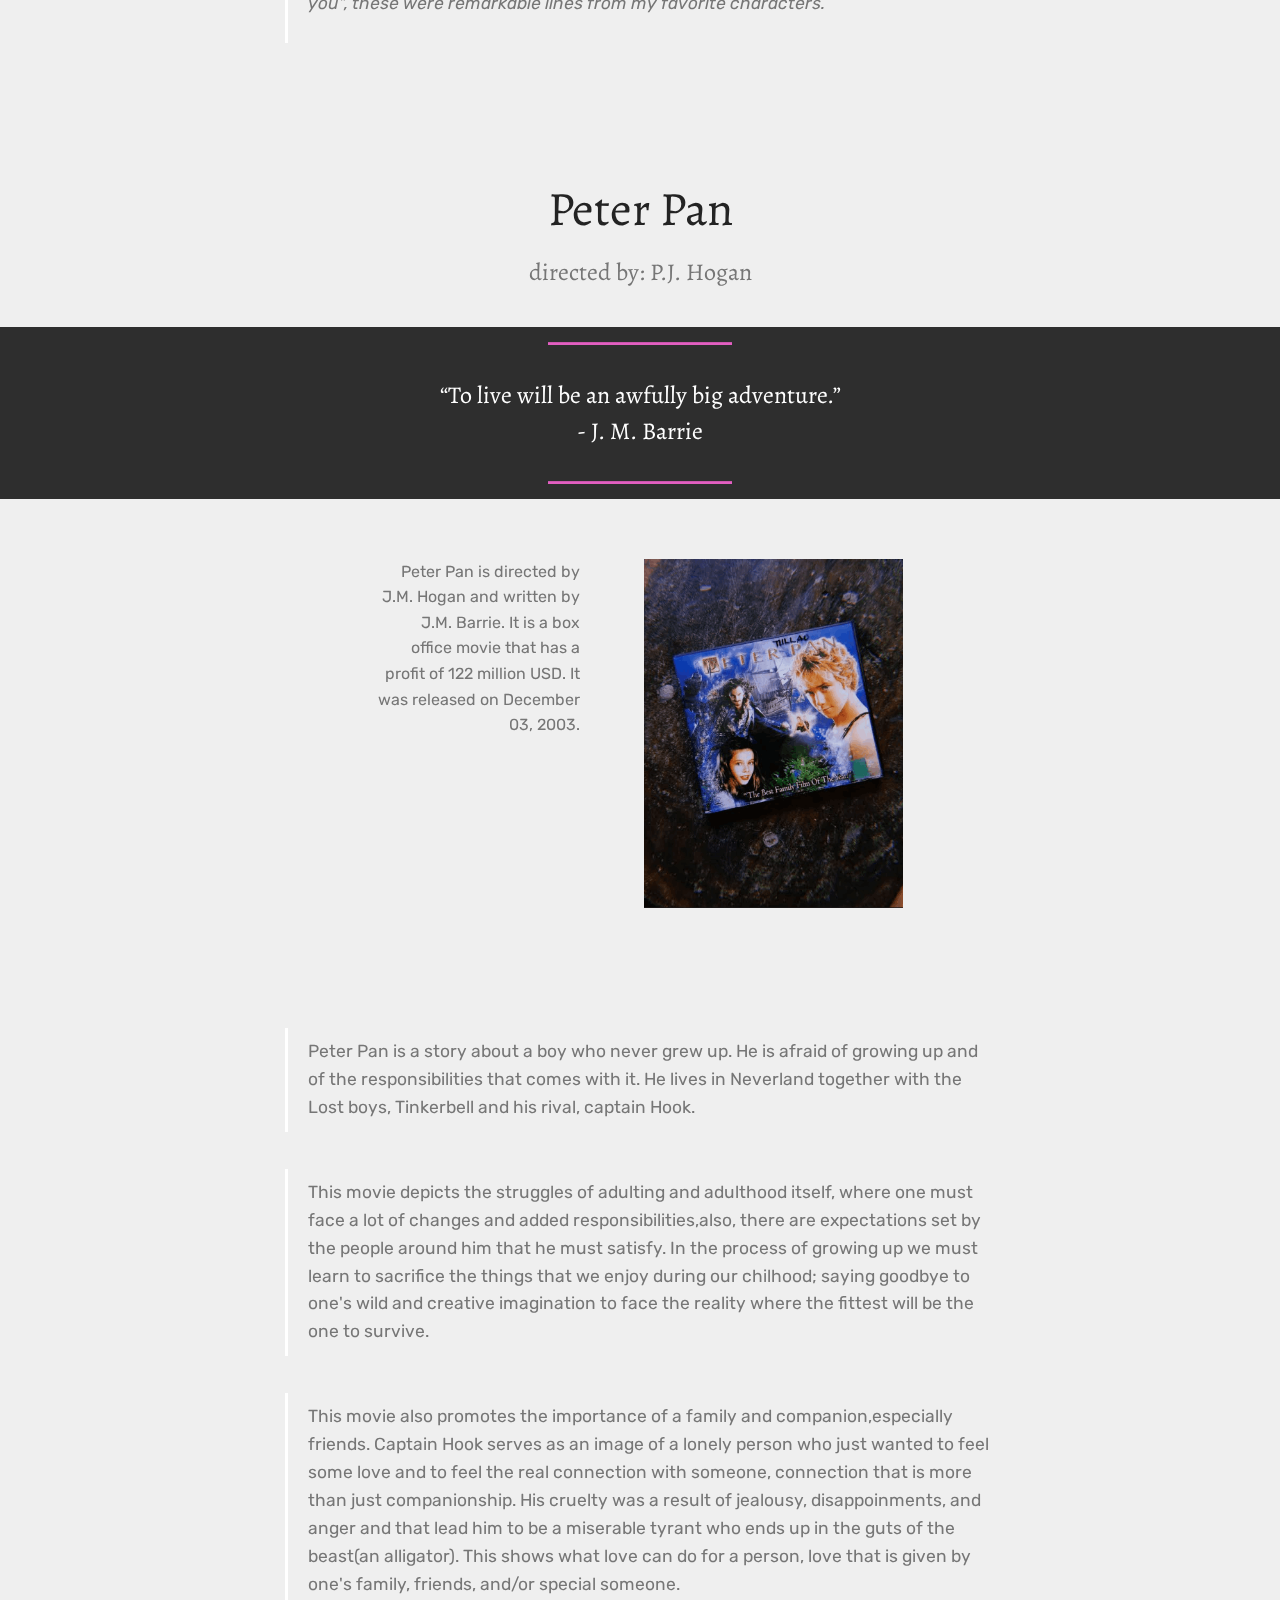
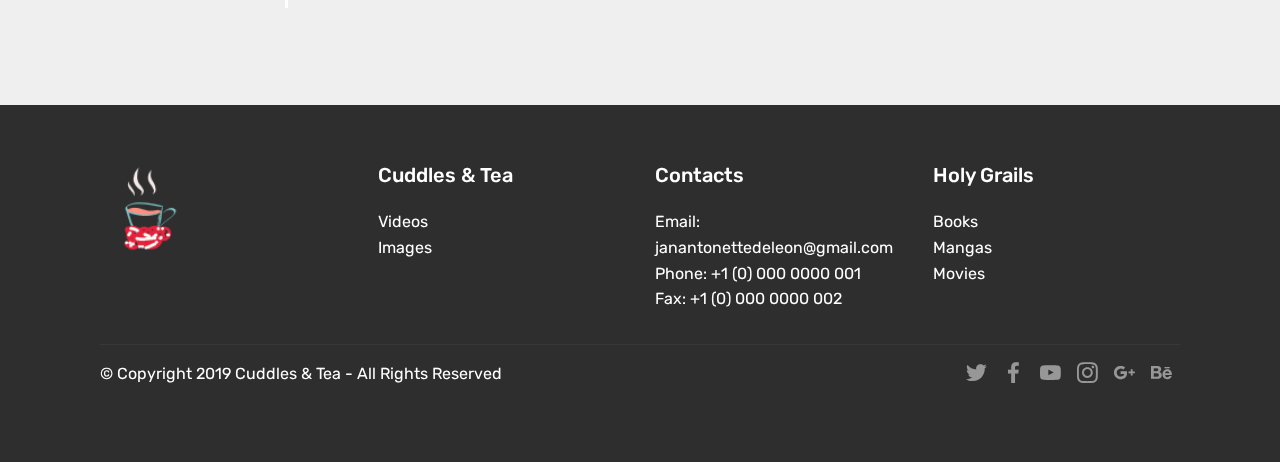
<file: page6.html>
<!DOCTYPE html>
<html  >
<head>
  <!-- Site made with Mobirise Website Builder v4.11.6, https://mobirise.com -->
  <meta charset="UTF-8">
  <meta http-equiv="X-UA-Compatible" content="IE=edge">
  <meta name="generator" content="Mobirise v4.11.6, mobirise.com">
  <meta name="viewport" content="width=device-width, initial-scale=1, minimum-scale=1">
  <link rel="shortcut icon" href="assets/images/78144005-794229854383116-7503941816169791488-n-5-96x96.png" type="image/x-icon">
  <meta name="description" content="Web Site Builder Description">
  
  <title>Movie Review</title>
  <link rel="stylesheet" href="assets/web/assets/mobirise-icons-bold/mobirise-icons-bold.css">
  <link rel="stylesheet" href="assets/web/assets/mobirise-icons/mobirise-icons.css">
  <link rel="stylesheet" href="assets/bootstrap/css/bootstrap.min.css">
  <link rel="stylesheet" href="assets/bootstrap/css/bootstrap-grid.min.css">
  <link rel="stylesheet" href="assets/bootstrap/css/bootstrap-reboot.min.css">
  <link rel="stylesheet" href="assets/tether/tether.min.css">
  <link rel="stylesheet" href="assets/socicon/css/styles.css">
  <link rel="stylesheet" href="assets/dropdown/css/style.css">
  <link rel="stylesheet" href="assets/theme/css/style.css">
  <link rel="preload" as="style" href="assets/mobirise/css/mbr-additional.css"><link rel="stylesheet" href="assets/mobirise/css/mbr-additional.css" type="text/css">
  
  
  
</head>
<body>
  <section class="menu cid-rJ7KrTIw5S" once="menu" id="menu1-p">

    

    <nav class="navbar navbar-expand beta-menu navbar-dropdown align-items-center navbar-fixed-top navbar-toggleable-sm">
        <button class="navbar-toggler navbar-toggler-right" type="button" data-toggle="collapse" data-target="#navbarSupportedContent" aria-controls="navbarSupportedContent" aria-expanded="false" aria-label="Toggle navigation">
            <div class="hamburger">
                <span></span>
                <span></span>
                <span></span>
                <span></span>
            </div>
        </button>
        <div class="menu-logo">
            <div class="navbar-brand">
                <span class="navbar-logo">
                    <a href="https://mobirise.co">
                         <img src="assets/images/78144005-794229854383116-7503941816169791488-n-5-96x96.png" alt="Mobirise" title="" style="height: 3.8rem;">
                    </a>
                </span>
                <span class="navbar-caption-wrap"><a class="navbar-caption text-white display-4" href="index.html">Cuddles &amp; Tea</a></span>
            </div>
        </div>
        <div class="collapse navbar-collapse" id="navbarSupportedContent">
            <ul class="navbar-nav nav-dropdown" data-app-modern-menu="true"><li class="nav-item">
                    <a class="nav-link link text-white display-4" href="index.html">
                        <span class="mbri-home mbr-iconfont mbr-iconfont-btn"></span>Home</a>
                </li><li class="nav-item"><a class="nav-link link text-white display-4" href="page1.html"><span class="mbrib-image-gallery mbr-iconfont mbr-iconfont-btn"></span>
                        Images</a></li><li class="nav-item"><a class="nav-link link text-white display-4" href="page8.html"><span class="mbri-users mbr-iconfont mbr-iconfont-btn"></span>Interviews</a></li>
                <li class="nav-item">
                    <a class="nav-link link text-white display-4" href="page2.html">
                        <span class="mbri-search mbr-iconfont mbr-iconfont-btn"></span>
                        About Us
                    </a>
                </li></ul>
            <div class="navbar-buttons mbr-section-btn"><a class="btn btn-sm btn-warning display-4" href="page7.html"><span class="mbri-video mbr-iconfont mbr-iconfont-btn"></span>
                    Watch us!
                </a></div>
        </div>
    </nav>
</section>

<section class="engine"><a href="https://mobirise.info/v">html templates</a></section><section class="mbr-section content5 cid-rJc8BBCN8V mbr-parallax-background" id="content5-19">

    

    <div class="mbr-overlay" style="opacity: 0.4; background-color: rgb(35, 35, 35);">
    </div>

    <div class="container">
        <div class="media-container-row">
            <div class="title col-12 col-md-8">
                <h2 class="align-center mbr-bold mbr-white pb-3 mbr-fonts-style display-1"><br><span style="font-weight: normal;">Movie Review</span></h2>
                <h3 class="mbr-section-subtitle align-center mbr-light mbr-white pb-3 mbr-fonts-style display-5">
                    With every glimpes of seconds, it shows me different possibilities of what the world could be.</h3>
                
                
            </div>
        </div>
    </div>
</section>

<section class="mbr-section content4 cid-rJc8C1LBkN" id="content4-1a">

    

    <div class="container">
        <div class="media-container-row">
            <div class="title col-12 col-md-8">
                <h2 class="align-center pb-3 mbr-fonts-style display-2">The Lion King</h2>
                <h3 class="mbr-section-subtitle align-center mbr-light mbr-fonts-style display-5">Directed by: Rob Minkoff &amp; Roger Allers</h3>
                
            </div>
        </div>
    </div>
</section>

<section class="mbr-section article content10 cid-rJc8CFwHo3" id="content10-1b">
    
     

    <div class="container">
        <div class="inner-container" style="width: 57%;">
            <hr class="line" style="width: 27%;">
            <div class="section-text align-center mbr-white mbr-fonts-style display-5">“The past can hurt. But the way I see it, you can either run from it or learn from it.”<br>- Rafiki</div>
            <hr class="line" style="width: 27%;">
        </div>
    </div>
</section>

<section class="mbr-section content7 cid-rJc8E7hD0Q" id="content7-1c">
          
    

    <div class="container">
        <div class="media-container-row">
            <div class="col-12 col-md-8">
                <div class="media-container-row">
                    <div class="media-content">
                        <div class="mbr-section-text">
                            <p class="mbr-text align-right mb-0 mbr-fonts-style display-7"><strong>The Lion King </strong><br><strong><br></strong>This movie was released on 1994. It is the higest-grossing animated film and was produced by Walt Disney. It is about the story of Simba and his journey on taking back his father's throne from his uncle, Scar, a tyrant ruler who killed Mufasa, Simba's father and the late King of the Pride rock.. &nbsp;<strong>&nbsp;</strong></p>
                        </div>
                    </div>
                    <div class="mbr-figure" style="width: 115%;">
                     <img src="assets/images/lk-541x406.png" alt="Mobirise" title="">  
                    </div>
                </div>
            </div>
        </div>
    </div>
</section>

<section class="mbr-section article content1 cid-rJztW8qQ1q" id="content2-22">

     

    <div class="container">
        <div class="media-container-row">
            <div class="mbr-text col-12 col-md-8 mbr-fonts-style display-7">
                <blockquote><p>The Lion King of 1994 is all about the journey of Simba, son of Mufasa and the heir of the throne on Pride Rock. His journey away from home started when his Uncle Scar made him believe that he is the reason of his father's death, because of his innocence he is easily fooled by his Uncle. He ran away from Pride Rock as his Uncle told him to do so. On the other hand, his Uncle took over the throne and made the lioness his slaves. After so many year, Simba grew up with Timon and Pumba, his friends, living a life with no worries and forgetting about his tragic past. Until, Nala, his childhood friend finds him during the lioness' hunt for food. She urges him together with Rafiki to go back to the Pride Rock and claim his place as the rightful king. 
</p><p>This movie was not made only to entertain the viewers. It contains circumstances that may happen in real life and that makes this movie close to the heart of the viewers, especially the scene when Simba tried to wake his dad, Mufasa, after he fell from the cliff of the rocky mountain. It also teaches its audiences a lot of life lessons from Rafiki's, " The past can hurt you but the way i can see it is either you can run from it or learn from it" and " Look beyond what you see" to Mufasa's, "Look inside yourself, you are more than what you have become" and h" Believe in yourself and there will come a day when others will have no choice but to believe in you", these were remarkable lines from my favorite characters.</p></blockquote>
            </div>
        </div>
    </div>
</section>

<section class="mbr-section content4 cid-rKdDSrNV4y" id="content4-2w">

    

    <div class="container">
        <div class="media-container-row">
            <div class="title col-12 col-md-8">
                <h2 class="align-center pb-3 mbr-fonts-style display-2">Peter Pan</h2>
                <h3 class="mbr-section-subtitle align-center mbr-light mbr-fonts-style display-5">directed by: P.J. Hogan</h3>
                
            </div>
        </div>
    </div>
</section>

<section class="mbr-section article content10 cid-rKdDTzulqz" id="content10-2x">
    
     

    <div class="container">
        <div class="inner-container" style="width: 66%;">
            <hr class="line" style="width: 25%;">
            <div class="section-text align-center mbr-white mbr-fonts-style display-5">“To live will be an awfully big adventure.”<br>- J. M. Barrie</div>
            <hr class="line" style="width: 25%;">
        </div>
    </div>
</section>

<section class="mbr-section content7 cid-rKdE5hqg1N" id="content7-2y">
          
    

    <div class="container">
        <div class="media-container-row">
            <div class="col-12 col-md-6">
                <div class="media-container-row">
                    <div class="media-content">
                        <div class="mbr-section-text">
                            <p class="mbr-text align-right mb-0 mbr-fonts-style display-7">Peter Pan is directed by J.M. Hogan and written by J.M. Barrie. It is a box office movie that has a profit of 122 million USD. It was released on December &nbsp;03, 2003.</p>
                        </div>
                    </div>
                    <div class="mbr-figure" style="width: 140%;">
                     <img src="assets/images/peter-404x546.png" alt="Mobirise" title="">  
                    </div>
                </div>
            </div>
        </div>
    </div>
</section>

<section class="mbr-section article content1 cid-rKdEaCHp4U" id="content2-2z">

     

    <div class="container">
        <div class="media-container-row">
            <div class="mbr-text col-12 col-md-8 mbr-fonts-style display-7">
                <blockquote><span style="font-style: normal;">Peter Pan is a story about a boy who never grew up. He is afraid of growing up and of the responsibilities that comes with it. He lives in Neverland together with the Lost boys, Tinkerbell and his rival, captain Hook. 
</span></blockquote><blockquote><span style="font-style: normal;">This movie depicts the struggles of adulting and adulthood itself, where one must face a lot of changes and added responsibilities,also, there are expectations set by the people around him that he must satisfy. In the process of growing up we must learn to sacrifice the things that we enjoy during our chilhood; saying goodbye to one's wild and creative imagination to face the reality where the fittest will be the one to survive. 
</span></blockquote><blockquote><span style="font-style: normal;">This movie also promotes the importance of a family and companion,especially friends. Captain Hook serves as an image of a lonely person who just wanted to feel some love and to feel the real connection with someone, connection that is more than just companionship. His cruelty was a result of jealousy, disappoinments, and anger and that lead him to be a miserable tyrant who ends up in the guts of the beast(an alligator). This shows what love can do for a person, love that is given by one's family, friends, and/or special someone.&nbsp;</span></blockquote>
            </div>
        </div>
    </div>
</section>

<section class="cid-rJFgjFNvIh" id="footer1-2c">

    

    

    <div class="container">
        <div class="media-container-row content text-white">
            <div class="col-12 col-md-3">
                <div class="media-wrap">
                    <a href="https://mobirise.co/">
                        <img src="assets/images/78144005-794229854383116-7503941816169791488-n-192x192.png" alt="Mobirise" title="">
                    </a>
                </div>
            </div>
            <div class="col-12 col-md-3 mbr-fonts-style display-7">
                <h5 class="pb-3">Cuddles &amp; Tea</h5>
                <p class="mbr-text"><a href="page7.html">Videos</a><br><a href="page1.html">Images</a></p>
            </div>
            <div class="col-12 col-md-3 mbr-fonts-style display-7">
                <h5 class="pb-3">
                    Contacts
                </h5>
                <p class="mbr-text">
                    Email: janantonettedeleon@gmail.com
                    <br>Phone: +1 (0) 000 0000 001
                    <br>Fax: +1 (0) 000 0000 002
                </p>
            </div>
            <div class="col-12 col-md-3 mbr-fonts-style display-7">
                <h5 class="pb-3">Holy Grails</h5>
                <p class="mbr-text"><a href="page1.html">Books</a><br><a href="page1.html">Mangas</a><br><a href="page1.html">Movies</a></p>
            </div>
        </div>
        <div class="footer-lower">
            <div class="media-container-row">
                <div class="col-sm-12">
                    <hr>
                </div>
            </div>
            <div class="media-container-row mbr-white">
                <div class="col-sm-6 copyright">
                    <p class="mbr-text mbr-fonts-style display-7">
                        © Copyright 2019 Cuddles &amp; Tea - All Rights Reserved
                    </p>
                </div>
                <div class="col-md-6">
                    <div class="social-list align-right">
                        <div class="soc-item">
                            <a href="https://twitter.com/mobirise" target="_blank">
                                <span class="socicon-twitter socicon mbr-iconfont mbr-iconfont-social"></span>
                            </a>
                        </div>
                        <div class="soc-item">
                            <a href="https://www.facebook.com/pages/Mobirise/1616226671953247" target="_blank">
                                <span class="socicon-facebook socicon mbr-iconfont mbr-iconfont-social"></span>
                            </a>
                        </div>
                        <div class="soc-item">
                            <a href="https://www.youtube.com/c/mobirise" target="_blank">
                                <span class="socicon-youtube socicon mbr-iconfont mbr-iconfont-social"></span>
                            </a>
                        </div>
                        <div class="soc-item">
                            <a href="https://instagram.com/mobirise" target="_blank">
                                <span class="socicon-instagram socicon mbr-iconfont mbr-iconfont-social"></span>
                            </a>
                        </div>
                        <div class="soc-item">
                            <a href="https://plus.google.com/u/0/+Mobirise" target="_blank">
                                <span class="socicon-googleplus socicon mbr-iconfont mbr-iconfont-social"></span>
                            </a>
                        </div>
                        <div class="soc-item">
                            <a href="https://www.behance.net/Mobirise" target="_blank">
                                <span class="socicon-behance socicon mbr-iconfont mbr-iconfont-social"></span>
                            </a>
                        </div>
                    </div>
                </div>
            </div>
        </div>
    </div>
</section>


  <script src="assets/web/assets/jquery/jquery.min.js"></script>
  <script src="assets/popper/popper.min.js"></script>
  <script src="assets/bootstrap/js/bootstrap.min.js"></script>
  <script src="assets/smoothscroll/smooth-scroll.js"></script>
  <script src="assets/tether/tether.min.js"></script>
  <script src="assets/touchswipe/jquery.touch-swipe.min.js"></script>
  <script src="assets/parallax/jarallax.min.js"></script>
  <script src="assets/dropdown/js/nav-dropdown.js"></script>
  <script src="assets/dropdown/js/navbar-dropdown.js"></script>
  <script src="assets/theme/js/script.js"></script>
  
  
</body>
</html>
</file>
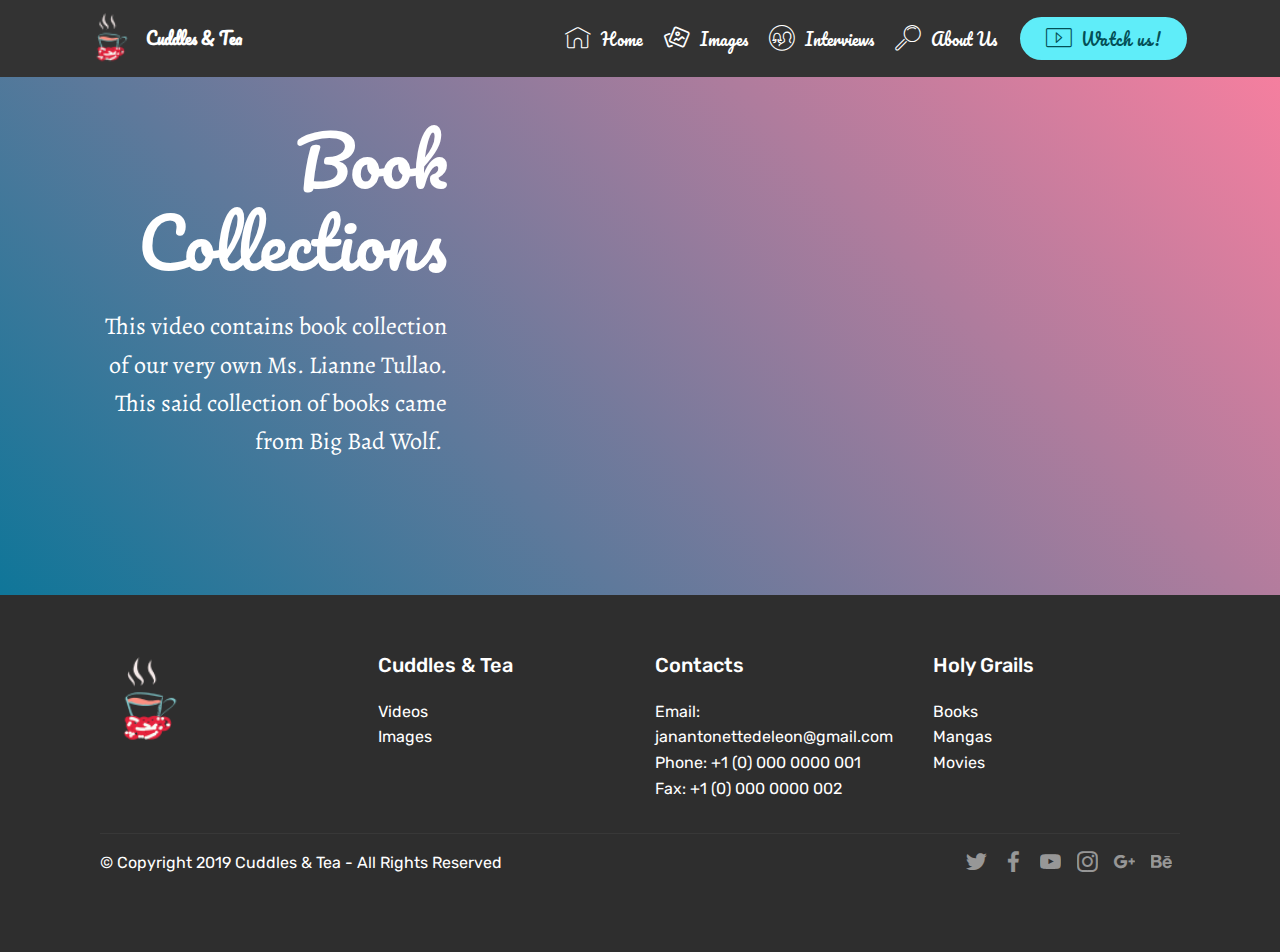
<file: page7.html>
<!DOCTYPE html>
<html  >
<head>
  <!-- Site made with Mobirise Website Builder v4.11.6, https://mobirise.com -->
  <meta charset="UTF-8">
  <meta http-equiv="X-UA-Compatible" content="IE=edge">
  <meta name="generator" content="Mobirise v4.11.6, mobirise.com">
  <meta name="viewport" content="width=device-width, initial-scale=1, minimum-scale=1">
  <link rel="shortcut icon" href="assets/images/78144005-794229854383116-7503941816169791488-n-5-96x96.png" type="image/x-icon">
  <meta name="description" content="Web Builder Description">
  
  <title>Videos</title>
  <link rel="stylesheet" href="assets/web/assets/mobirise-icons-bold/mobirise-icons-bold.css">
  <link rel="stylesheet" href="assets/web/assets/mobirise-icons/mobirise-icons.css">
  <link rel="stylesheet" href="assets/bootstrap/css/bootstrap.min.css">
  <link rel="stylesheet" href="assets/bootstrap/css/bootstrap-grid.min.css">
  <link rel="stylesheet" href="assets/bootstrap/css/bootstrap-reboot.min.css">
  <link rel="stylesheet" href="assets/tether/tether.min.css">
  <link rel="stylesheet" href="assets/dropdown/css/style.css">
  <link rel="stylesheet" href="assets/socicon/css/styles.css">
  <link rel="stylesheet" href="assets/theme/css/style.css">
  <link rel="preload" as="style" href="assets/mobirise/css/mbr-additional.css"><link rel="stylesheet" href="assets/mobirise/css/mbr-additional.css" type="text/css">
  
  
  
</head>
<body>
  <section class="menu cid-rJ7KrTIw5S" once="menu" id="menu1-r">

    

    <nav class="navbar navbar-expand beta-menu navbar-dropdown align-items-center navbar-fixed-top navbar-toggleable-sm">
        <button class="navbar-toggler navbar-toggler-right" type="button" data-toggle="collapse" data-target="#navbarSupportedContent" aria-controls="navbarSupportedContent" aria-expanded="false" aria-label="Toggle navigation">
            <div class="hamburger">
                <span></span>
                <span></span>
                <span></span>
                <span></span>
            </div>
        </button>
        <div class="menu-logo">
            <div class="navbar-brand">
                <span class="navbar-logo">
                    <a href="https://mobirise.co">
                         <img src="assets/images/78144005-794229854383116-7503941816169791488-n-5-96x96.png" alt="Mobirise" title="" style="height: 3.8rem;">
                    </a>
                </span>
                <span class="navbar-caption-wrap"><a class="navbar-caption text-white display-4" href="index.html">Cuddles &amp; Tea</a></span>
            </div>
        </div>
        <div class="collapse navbar-collapse" id="navbarSupportedContent">
            <ul class="navbar-nav nav-dropdown" data-app-modern-menu="true"><li class="nav-item">
                    <a class="nav-link link text-white display-4" href="index.html">
                        <span class="mbri-home mbr-iconfont mbr-iconfont-btn"></span>Home</a>
                </li><li class="nav-item"><a class="nav-link link text-white display-4" href="page1.html"><span class="mbrib-image-gallery mbr-iconfont mbr-iconfont-btn"></span>
                        Images</a></li><li class="nav-item"><a class="nav-link link text-white display-4" href="page8.html"><span class="mbri-users mbr-iconfont mbr-iconfont-btn"></span>Interviews</a></li>
                <li class="nav-item">
                    <a class="nav-link link text-white display-4" href="page2.html">
                        <span class="mbri-search mbr-iconfont mbr-iconfont-btn"></span>
                        About Us
                    </a>
                </li></ul>
            <div class="navbar-buttons mbr-section-btn"><a class="btn btn-sm btn-warning display-4" href="page7.html"><span class="mbri-video mbr-iconfont mbr-iconfont-btn"></span>
                    Watch us!
                </a></div>
        </div>
    </nav>
</section>

<section class="engine"><a href="https://mobirise.info/c">free website builder</a></section><section class="header7 cid-rJc5CLQ2YT" id="header7-v">

    

    

    <div class="container">
        <div class="media-container-row">

            <div class="media-content align-right">
                <h1 class="mbr-section-title mbr-white pb-3 mbr-fonts-style display-1">Book Collections</h1>
                <div class="mbr-section-text mbr-white pb-3">
                    <p class="mbr-text mbr-fonts-style display-5">This video contains book collection of our very own Ms. Lianne Tullao. This said collection of books came from Big Bad Wolf.&nbsp;</p>
                </div>
                
            </div>

            <div class="mbr-figure" style="width: 195%;"><iframe class="mbr-embedded-video" src="https://www.youtube.com/embed/zcSfdgkDwtE?rel=0&amp;amp;showinfo=0&amp;autoplay=1&amp;loop=1&amp;playlist=zcSfdgkDwtE" width="1280" height="720" frameborder="0" allowfullscreen></iframe></div>

        </div>
    </div>
</section>

<section class="cid-rJFg5L9ggD" id="footer1-2a">

    

    

    <div class="container">
        <div class="media-container-row content text-white">
            <div class="col-12 col-md-3">
                <div class="media-wrap">
                    <a href="https://mobirise.co/">
                        <img src="assets/images/78144005-794229854383116-7503941816169791488-n-192x192.png" alt="Mobirise" title="">
                    </a>
                </div>
            </div>
            <div class="col-12 col-md-3 mbr-fonts-style display-7">
                <h5 class="pb-3">Cuddles &amp; Tea</h5>
                <p class="mbr-text"><a href="page7.html">Videos</a><br><a href="page1.html">Images</a></p>
            </div>
            <div class="col-12 col-md-3 mbr-fonts-style display-7">
                <h5 class="pb-3">
                    Contacts
                </h5>
                <p class="mbr-text">
                    Email: janantonettedeleon@gmail.com
                    <br>Phone: +1 (0) 000 0000 001
                    <br>Fax: +1 (0) 000 0000 002
                </p>
            </div>
            <div class="col-12 col-md-3 mbr-fonts-style display-7">
                <h5 class="pb-3">Holy Grails</h5>
                <p class="mbr-text"><a href="page1.html">Books</a><br><a href="page1.html">Mangas</a><br><a href="page1.html">Movies</a></p>
            </div>
        </div>
        <div class="footer-lower">
            <div class="media-container-row">
                <div class="col-sm-12">
                    <hr>
                </div>
            </div>
            <div class="media-container-row mbr-white">
                <div class="col-sm-6 copyright">
                    <p class="mbr-text mbr-fonts-style display-7">
                        © Copyright 2019 Cuddles &amp; Tea - All Rights Reserved
                    </p>
                </div>
                <div class="col-md-6">
                    <div class="social-list align-right">
                        <div class="soc-item">
                            <a href="https://twitter.com/mobirise" target="_blank">
                                <span class="socicon-twitter socicon mbr-iconfont mbr-iconfont-social"></span>
                            </a>
                        </div>
                        <div class="soc-item">
                            <a href="https://www.facebook.com/pages/Mobirise/1616226671953247" target="_blank">
                                <span class="socicon-facebook socicon mbr-iconfont mbr-iconfont-social"></span>
                            </a>
                        </div>
                        <div class="soc-item">
                            <a href="https://www.youtube.com/c/mobirise" target="_blank">
                                <span class="socicon-youtube socicon mbr-iconfont mbr-iconfont-social"></span>
                            </a>
                        </div>
                        <div class="soc-item">
                            <a href="https://instagram.com/mobirise" target="_blank">
                                <span class="socicon-instagram socicon mbr-iconfont mbr-iconfont-social"></span>
                            </a>
                        </div>
                        <div class="soc-item">
                            <a href="https://plus.google.com/u/0/+Mobirise" target="_blank">
                                <span class="socicon-googleplus socicon mbr-iconfont mbr-iconfont-social"></span>
                            </a>
                        </div>
                        <div class="soc-item">
                            <a href="https://www.behance.net/Mobirise" target="_blank">
                                <span class="socicon-behance socicon mbr-iconfont mbr-iconfont-social"></span>
                            </a>
                        </div>
                    </div>
                </div>
            </div>
        </div>
    </div>
</section>


  <script src="assets/web/assets/jquery/jquery.min.js"></script>
  <script src="assets/popper/popper.min.js"></script>
  <script src="assets/bootstrap/js/bootstrap.min.js"></script>
  <script src="assets/tether/tether.min.js"></script>
  <script src="assets/dropdown/js/nav-dropdown.js"></script>
  <script src="assets/dropdown/js/navbar-dropdown.js"></script>
  <script src="assets/touchswipe/jquery.touch-swipe.min.js"></script>
  <script src="assets/smoothscroll/smooth-scroll.js"></script>
  <script src="assets/theme/js/script.js"></script>
  
  
</body>
</html>
</file>
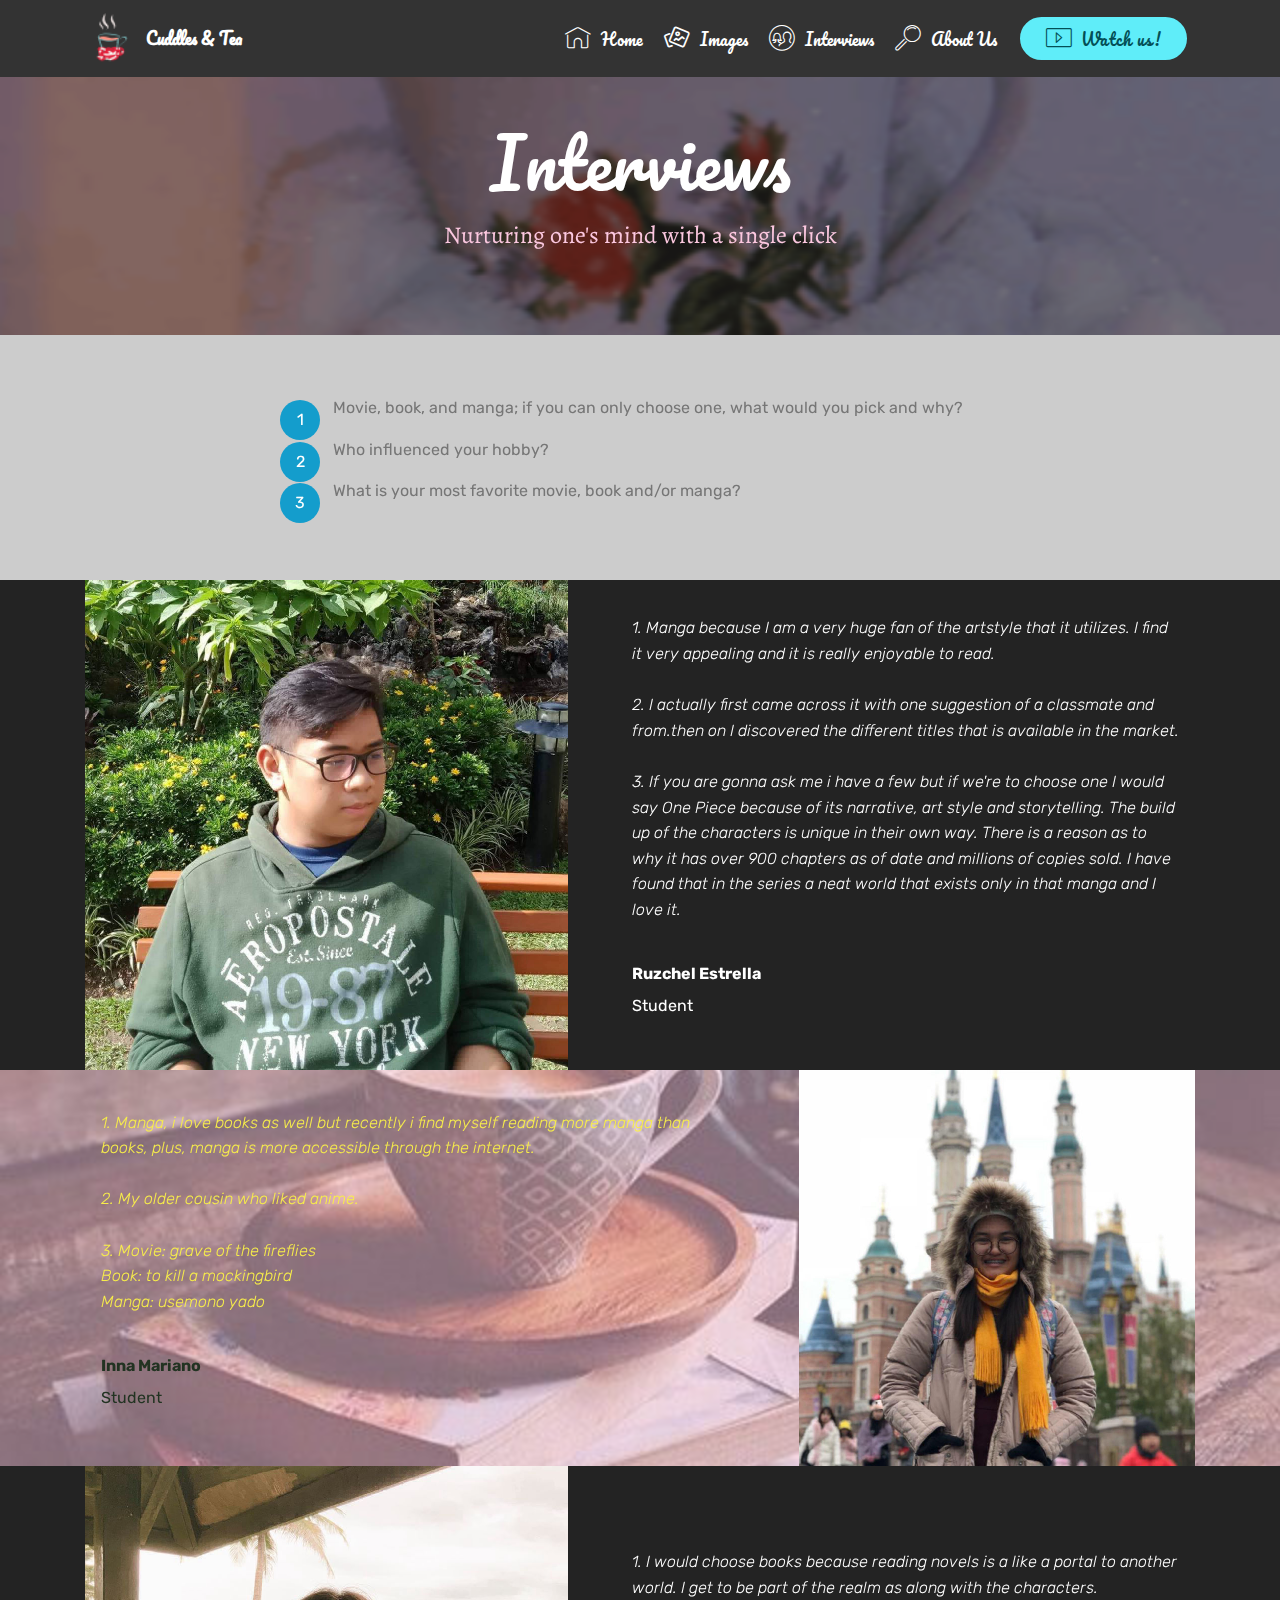
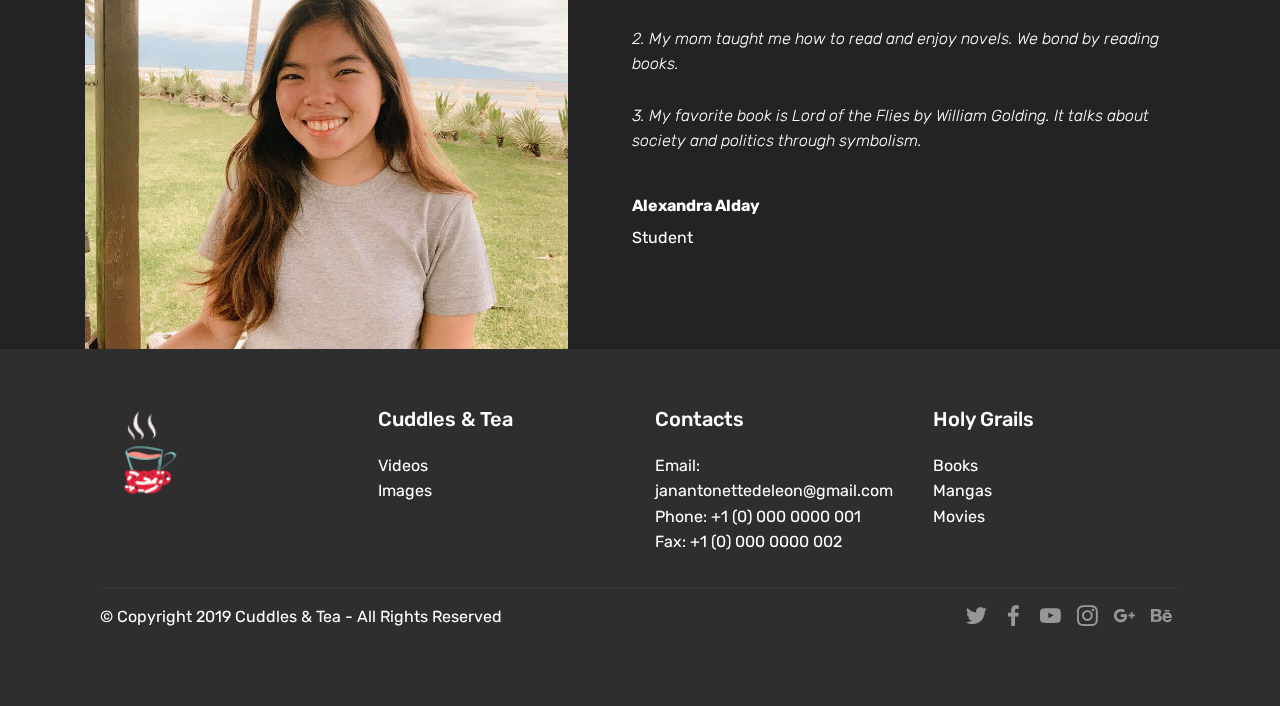
<file: page8.html>
<!DOCTYPE html>
<html  >
<head>
  <!-- Site made with Mobirise Website Builder v4.11.6, https://mobirise.com -->
  <meta charset="UTF-8">
  <meta http-equiv="X-UA-Compatible" content="IE=edge">
  <meta name="generator" content="Mobirise v4.11.6, mobirise.com">
  <meta name="viewport" content="width=device-width, initial-scale=1, minimum-scale=1">
  <link rel="shortcut icon" href="assets/images/78144005-794229854383116-7503941816169791488-n-5-96x96.png" type="image/x-icon">
  <meta name="description" content="Website Builder Description">
  
  <title>Interviews</title>
  <link rel="stylesheet" href="assets/web/assets/mobirise-icons-bold/mobirise-icons-bold.css">
  <link rel="stylesheet" href="assets/web/assets/mobirise-icons/mobirise-icons.css">
  <link rel="stylesheet" href="assets/bootstrap/css/bootstrap.min.css">
  <link rel="stylesheet" href="assets/bootstrap/css/bootstrap-grid.min.css">
  <link rel="stylesheet" href="assets/bootstrap/css/bootstrap-reboot.min.css">
  <link rel="stylesheet" href="assets/tether/tether.min.css">
  <link rel="stylesheet" href="assets/socicon/css/styles.css">
  <link rel="stylesheet" href="assets/dropdown/css/style.css">
  <link rel="stylesheet" href="assets/theme/css/style.css">
  <link rel="preload" as="style" href="assets/mobirise/css/mbr-additional.css"><link rel="stylesheet" href="assets/mobirise/css/mbr-additional.css" type="text/css">
  
  
  
</head>
<body>
  <section class="menu cid-rJ7KrTIw5S" once="menu" id="menu1-23">

    

    <nav class="navbar navbar-expand beta-menu navbar-dropdown align-items-center navbar-fixed-top navbar-toggleable-sm">
        <button class="navbar-toggler navbar-toggler-right" type="button" data-toggle="collapse" data-target="#navbarSupportedContent" aria-controls="navbarSupportedContent" aria-expanded="false" aria-label="Toggle navigation">
            <div class="hamburger">
                <span></span>
                <span></span>
                <span></span>
                <span></span>
            </div>
        </button>
        <div class="menu-logo">
            <div class="navbar-brand">
                <span class="navbar-logo">
                    <a href="https://mobirise.co">
                         <img src="assets/images/78144005-794229854383116-7503941816169791488-n-5-96x96.png" alt="Mobirise" title="" style="height: 3.8rem;">
                    </a>
                </span>
                <span class="navbar-caption-wrap"><a class="navbar-caption text-white display-4" href="index.html">Cuddles &amp; Tea</a></span>
            </div>
        </div>
        <div class="collapse navbar-collapse" id="navbarSupportedContent">
            <ul class="navbar-nav nav-dropdown" data-app-modern-menu="true"><li class="nav-item">
                    <a class="nav-link link text-white display-4" href="index.html">
                        <span class="mbri-home mbr-iconfont mbr-iconfont-btn"></span>Home</a>
                </li><li class="nav-item"><a class="nav-link link text-white display-4" href="page1.html"><span class="mbrib-image-gallery mbr-iconfont mbr-iconfont-btn"></span>
                        Images</a></li><li class="nav-item"><a class="nav-link link text-white display-4" href="page8.html"><span class="mbri-users mbr-iconfont mbr-iconfont-btn"></span>Interviews</a></li>
                <li class="nav-item">
                    <a class="nav-link link text-white display-4" href="page2.html">
                        <span class="mbri-search mbr-iconfont mbr-iconfont-btn"></span>
                        About Us
                    </a>
                </li></ul>
            <div class="navbar-buttons mbr-section-btn"><a class="btn btn-sm btn-warning display-4" href="page7.html"><span class="mbri-video mbr-iconfont mbr-iconfont-btn"></span>
                    Watch us!
                </a></div>
        </div>
    </nav>
</section>

<section class="engine"><a href="https://mobirise.info/a">online website builder</a></section><section class="mbr-section content5 cid-rJzwEMtZDp mbr-parallax-background" id="content5-24">

    

    <div class="mbr-overlay" style="opacity: 0.5; background-color: rgb(35, 35, 35);">
    </div>

    <div class="container">
        <div class="media-container-row">
            <div class="title col-12 col-md-8">
                <h2 class="align-center mbr-bold mbr-white pb-3 mbr-fonts-style display-1">
                    <span style="font-weight: normal;"><br>Interviews</span></h2>
                <h3 class="mbr-section-subtitle align-center mbr-light mbr-white pb-3 mbr-fonts-style display-5">Nurturing one's mind with a single click</h3>
                
                
            </div>
        </div>
    </div>
</section>

<section class="mbr-section article content11 cid-rKKkiFVFk0" id="content11-31">
     

    <div class="container">
        <div class="media-container-row">
            <div class="mbr-text counter-container col-12 col-md-8 mbr-fonts-style display-7">
                <ol>
                    <li>Movie, book, and manga; if you can only choose one, what would you pick and why?<br></li><li><span style="font-size: 1rem;">Who influenced your hobby?</span></li><li>What is your most favorite movie, book and/or manga?</li>
                </ol>
            </div>
        </div>
    </div>
</section>

<section class="testimonials2 cid-rJzxdgqSRg" id="testimonials2-25">

    

    

    <div class="container">
        <div class="media-container-row">
            <div class="mbr-figure pr-lg-5" style="width: 90%;">
              <img src="assets/images/ruzzzz-946x960.jpg" alt="" title="">
            </div>
            <div class="media-content px-3 align-self-center mbr-white py-2">
                    <p class="mbr-text testimonial-text mbr-fonts-style display-7">1. Manga because I am a very huge fan of the artstyle that it utilizes. I find it very appealing and it is really enjoyable to read.
<br><br>2. I actually first came across it with one suggestion of a classmate and from.then on I discovered the different titles that is available in the market.
<br><br>3. If you are gonna ask me i have a few but if we're to choose one I would say One  Piece because of its narrative, art style and storytelling. The build up of the characters is unique in their own way. There is a reason as to why it has over 900 chapters as of date and millions of copies sold. I have found  that in the series a neat world that exists only in that manga and I love it.</p>
                    <p class="mbr-author-name pt-4 mb-2 mbr-fonts-style display-7">Ruzchel Estrella</p>
                    <p class="mbr-author-desc mbr-fonts-style display-7">
                       Student</p>
            </div>
        </div>
    </div>
</section>

<section class="testimonials3 cid-rJzxedJNS5" id="testimonials3-26">

    

    <div class="mbr-overlay" style="opacity: 0.5; background-color: rgb(252, 200, 224);">
    </div>

    <div class="container">
        <div class="media-container-row">
            <div class="media-content px-3 align-self-center mbr-white py-2">
                <p class="mbr-text testimonial-text mbr-fonts-style display-7">1. Manga, i love books as well but recently i find myself reading more manga than books, plus, manga is more accessible through the internet.
<br>
<br>2. My older cousin who liked anime.
<br>
<br>3. Movie: grave of the fireflies
<br>Book: to kill a mockingbird
<br>Manga: usemono yado</p>
                <p class="mbr-author-name pt-4 mb-2 mbr-fonts-style display-7">Inna Mariano</p>
                <p class="mbr-author-desc mbr-fonts-style display-7">Student</p>
            </div>

            <div class="mbr-figure pl-lg-5" style="width: 65%;">
              <img src="assets/images/innabells-792x792.jpg" alt="" title="">
            </div>
        </div>
    </div>
</section>

<section class="testimonials2 cid-rJzxfqNQyj" id="testimonials2-27">

    

    

    <div class="container">
        <div class="media-container-row">
            <div class="mbr-figure pr-lg-5" style="width: 90%;">
              <img src="assets/images/alex-960x960.jpg" alt="" title="">
            </div>
            <div class="media-content px-3 align-self-center mbr-white py-2">
                    <p class="mbr-text testimonial-text mbr-fonts-style display-7">1. I would choose books because reading novels is a like a portal to another world. I get to be part of the realm as along with the characters. 
<br><br>2. My mom taught me how to read and enjoy novels. We bond by reading books.
<br><br>3. My favorite book is Lord of the Flies by William Golding. It talks about society and politics through symbolism.</p>
                    <p class="mbr-author-name pt-4 mb-2 mbr-fonts-style display-7">Alexandra Alday</p>
                    <p class="mbr-author-desc mbr-fonts-style display-7">Student</p>
            </div>
        </div>
    </div>
</section>

<section class="cid-rJFg0XuZlg" id="footer1-29">

    

    

    <div class="container">
        <div class="media-container-row content text-white">
            <div class="col-12 col-md-3">
                <div class="media-wrap">
                    <a href="https://mobirise.co/">
                        <img src="assets/images/78144005-794229854383116-7503941816169791488-n-192x192.png" alt="Mobirise" title="">
                    </a>
                </div>
            </div>
            <div class="col-12 col-md-3 mbr-fonts-style display-7">
                <h5 class="pb-3">Cuddles &amp; Tea</h5>
                <p class="mbr-text"><a href="page7.html">Videos</a><br><a href="page1.html">Images</a></p>
            </div>
            <div class="col-12 col-md-3 mbr-fonts-style display-7">
                <h5 class="pb-3">
                    Contacts
                </h5>
                <p class="mbr-text">
                    Email: janantonettedeleon@gmail.com
                    <br>Phone: +1 (0) 000 0000 001
                    <br>Fax: +1 (0) 000 0000 002
                </p>
            </div>
            <div class="col-12 col-md-3 mbr-fonts-style display-7">
                <h5 class="pb-3">Holy Grails</h5>
                <p class="mbr-text"><a href="page1.html">Books</a><br><a href="page1.html">Mangas</a><br><a href="page1.html">Movies</a></p>
            </div>
        </div>
        <div class="footer-lower">
            <div class="media-container-row">
                <div class="col-sm-12">
                    <hr>
                </div>
            </div>
            <div class="media-container-row mbr-white">
                <div class="col-sm-6 copyright">
                    <p class="mbr-text mbr-fonts-style display-7">
                        © Copyright 2019 Cuddles &amp; Tea - All Rights Reserved
                    </p>
                </div>
                <div class="col-md-6">
                    <div class="social-list align-right">
                        <div class="soc-item">
                            <a href="https://twitter.com/mobirise" target="_blank">
                                <span class="socicon-twitter socicon mbr-iconfont mbr-iconfont-social"></span>
                            </a>
                        </div>
                        <div class="soc-item">
                            <a href="https://www.facebook.com/pages/Mobirise/1616226671953247" target="_blank">
                                <span class="socicon-facebook socicon mbr-iconfont mbr-iconfont-social"></span>
                            </a>
                        </div>
                        <div class="soc-item">
                            <a href="https://www.youtube.com/c/mobirise" target="_blank">
                                <span class="socicon-youtube socicon mbr-iconfont mbr-iconfont-social"></span>
                            </a>
                        </div>
                        <div class="soc-item">
                            <a href="https://instagram.com/mobirise" target="_blank">
                                <span class="socicon-instagram socicon mbr-iconfont mbr-iconfont-social"></span>
                            </a>
                        </div>
                        <div class="soc-item">
                            <a href="https://plus.google.com/u/0/+Mobirise" target="_blank">
                                <span class="socicon-googleplus socicon mbr-iconfont mbr-iconfont-social"></span>
                            </a>
                        </div>
                        <div class="soc-item">
                            <a href="https://www.behance.net/Mobirise" target="_blank">
                                <span class="socicon-behance socicon mbr-iconfont mbr-iconfont-social"></span>
                            </a>
                        </div>
                    </div>
                </div>
            </div>
        </div>
    </div>
</section>


  <script src="assets/web/assets/jquery/jquery.min.js"></script>
  <script src="assets/popper/popper.min.js"></script>
  <script src="assets/bootstrap/js/bootstrap.min.js"></script>
  <script src="assets/smoothscroll/smooth-scroll.js"></script>
  <script src="assets/tether/tether.min.js"></script>
  <script src="assets/touchswipe/jquery.touch-swipe.min.js"></script>
  <script src="assets/parallax/jarallax.min.js"></script>
  <script src="assets/dropdown/js/nav-dropdown.js"></script>
  <script src="assets/dropdown/js/navbar-dropdown.js"></script>
  <script src="assets/theme/js/script.js"></script>
  
  
</body>
</html>
</file>
<file: assets/web/assets/mobirise-icons-bold/mobirise-icons-bold.css>
@font-face {
  font-family: 'mobirise-icons-bold';
  font-display: swap;
  src:  url('mobirise-icons-bold.eot?m1l4yr');
  src:  url('mobirise-icons-bold.eot?m1l4yr#iefix') format('embedded-opentype'),
    url('mobirise-icons-bold.ttf?m1l4yr') format('truetype'),
    url('mobirise-icons-bold.woff?m1l4yr') format('woff'),
    url('mobirise-icons-bold.svg?m1l4yr#mobirise-icons-bold') format('svg');
  font-weight: normal;
  font-style: normal;
}

[class^="mbrib-"], [class*="mbrib-"] {
  /* use !important to prevent issues with browser extensions that change fonts */
  font-family: 'mobirise-icons-bold' !important;
  speak: none;
  font-style: normal;
  font-weight: normal;
  font-variant: normal;
  text-transform: none;
  line-height: 1;

  /* Better Font Rendering =========== */
  -webkit-font-smoothing: antialiased;
  -moz-osx-font-smoothing: grayscale;
}

.mbrib-add-submenu:before {
  content: "\e900";
}
.mbrib-alert:before {
  content: "\e901";
}
.mbrib-align-center:before {
  content: "\e902";
}
.mbrib-align-justify:before {
  content: "\e903";
}
.mbrib-align-left:before {
  content: "\e904";
}
.mbrib-align-right:before {
  content: "\e905";
}
.mbrib-android:before {
  content: "\e906";
}
.mbrib-apple:before {
  content: "\e907";
}
.mbrib-arrow-down:before {
  content: "\e908";
}
.mbrib-arrow-next:before {
  content: "\e909";
}
.mbrib-arrow-prev:before {
  content: "\e90a";
}
.mbrib-arrow-up:before {
  content: "\e90b";
}
.mbrib-bold:before {
  content: "\e90c";
}
.mbrib-bookmark:before {
  content: "\e90d";
}
.mbrib-bootstrap:before {
  content: "\e90e";
}
.mbrib-briefcase:before {
  content: "\e90f";
}
.mbrib-browse:before {
  content: "\e910";
}
.mbrib-bulleted-list:before {
  content: "\e911";
}
.mbrib-calendar:before {
  content: "\e912";
}
.mbrib-camera:before {
  content: "\e913";
}
.mbrib-cart-add:before {
  content: "\e914";
}
.mbrib-cart-full:before {
  content: "\e915";
}
.mbrib-cash:before {
  content: "\e916";
}
.mbrib-change-style:before {
  content: "\e917";
}
.mbrib-chat:before {
  content: "\e918";
}
.mbrib-clock:before {
  content: "\e919";
}
.mbrib-close:before {
  content: "\e91a";
}
.mbrib-cloud:before {
  content: "\e91b";
}
.mbrib-code:before {
  content: "\e91c";
}
.mbrib-contact-form:before {
  content: "\e91d";
}
.mbrib-credit-card:before {
  content: "\e91e";
}
.mbrib-cursor-click:before {
  content: "\e91f";
}
.mbrib-cust-feedback:before {
  content: "\e920";
}
.mbrib-database:before {
  content: "\e921";
}
.mbrib-delivery:before {
  content: "\e922";
}
.mbrib-desktop:before {
  content: "\e923";
}
.mbrib-devices:before {
  content: "\e924";
}
.mbrib-down:before {
  content: "\e925";
}
.mbrib-download:before {
  content: "\e926";
}
.mbrib-drag-n-drop:before {
  content: "\e927";
}
.mbrib-drag-n-drop2:before {
  content: "\e928";
}
.mbrib-edit:before {
  content: "\e929";
}
.mbrib-edit2:before {
  content: "\e92a";
}
.mbrib-error:before {
  content: "\e92b";
}
.mbrib-extension:before {
  content: "\e92c";
}
.mbrib-features:before {
  content: "\e92d";
}
.mbrib-file:before {
  content: "\e92e";
}
.mbrib-flag:before {
  content: "\e92f";
}
.mbrib-folder:before {
  content: "\e930";
}
.mbrib-gift:before {
  content: "\e931";
}
.mbrib-github:before {
  content: "\e932";
}
.mbrib-globe-2:before {
  content: "\e933";
}
.mbrib-globe:before {
  content: "\e934";
}
.mbrib-growing-chart:before {
  content: "\e935";
}
.mbrib-hearth:before {
  content: "\e936";
}
.mbrib-help:before {
  content: "\e937";
}
.mbrib-home:before {
  content: "\e938";
}
.mbrib-hot-cup:before {
  content: "\e939";
}
.mbrib-idea:before {
  content: "\e93a";
}
.mbrib-image-gallery:before {
  content: "\e93b";
}
.mbrib-image-slider:before {
  content: "\e93c";
}
.mbrib-info:before {
  content: "\e93d";
}
.mbrib-italic:before {
  content: "\e93e";
}
.mbrib-key:before {
  content: "\e93f";
}
.mbrib-laptop:before {
  content: "\e940";
}
.mbrib-layers:before {
  content: "\e941";
}
.mbrib-left-right:before {
  content: "\e942";
}
.mbrib-left:before {
  content: "\e943";
}
.mbrib-letter:before {
  content: "\e944";
}
.mbrib-like:before {
  content: "\e945";
}
.mbrib-link:before {
  content: "\e946";
}
.mbrib-lock:before {
  content: "\e947";
}
.mbrib-login:before {
  content: "\e948";
}
.mbrib-logout:before {
  content: "\e949";
}
.mbrib-magic-stick:before {
  content: "\e94a";
}
.mbrib-map-pin:before {
  content: "\e94b";
}
.mbrib-menu:before {
  content: "\e94c";
}
.mbrib-mobile:before {
  content: "\e94d";
}
.mbrib-mobile2:before {
  content: "\e94e";
}
.mbrib-mobirise:before {
  content: "\e94f";
}
.mbrib-more-horizontal:before {
  content: "\e950";
}
.mbrib-more-vertical:before {
  content: "\e951";
}
.mbrib-music:before {
  content: "\e952";
}
.mbrib-new-file:before {
  content: "\e953";
}
.mbrib-numbered-list:before {
  content: "\e954";
}
.mbrib-opened-folder:before {
  content: "\e955";
}
.mbrib-pages:before {
  content: "\e956";
}
.mbrib-paper-plane:before {
  content: "\e957";
}
.mbrib-paperclip:before {
  content: "\e958";
}
.mbrib-photo:before {
  content: "\e959";
}
.mbrib-photos:before {
  content: "\e95a";
}
.mbrib-pin:before {
  content: "\e95b";
}
.mbrib-play:before {
  content: "\e95c";
}
.mbrib-plus:before {
  content: "\e95d";
}
.mbrib-preview:before {
  content: "\e95e";
}
.mbrib-print:before {
  content: "\e95f";
}
.mbrib-protect:before {
  content: "\e960";
}
.mbrib-question:before {
  content: "\e961";
}
.mbrib-quote-left:before {
  content: "\e962";
}
.mbrib-quote-right:before {
  content: "\e963";
}
.mbrib-redo:before {
  content: "\e964";
}
.mbrib-refresh:before {
  content: "\e965";
}
.mbrib-responsive:before {
  content: "\e966";
}
.mbrib-right:before {
  content: "\e967";
}
.mbrib-rocket:before {
  content: "\e968";
}
.mbrib-sad-face:before {
  content: "\e969";
}
.mbrib-sale:before {
  content: "\e96a";
}
.mbrib-save:before {
  content: "\e96b";
}
.mbrib-search:before {
  content: "\e96c";
}
.mbrib-setting:before {
  content: "\e96d";
}
.mbrib-setting2:before {
  content: "\e96e";
}
.mbrib-setting3:before {
  content: "\e96f";
}
.mbrib-share:before {
  content: "\e970";
}
.mbrib-shopping-bag:before {
  content: "\e971";
}
.mbrib-shopping-basket:before {
  content: "\e972";
}
.mbrib-shopping-cart:before {
  content: "\e973";
}
.mbrib-sites:before {
  content: "\e974";
}
.mbrib-smile-face:before {
  content: "\e975";
}
.mbrib-speed:before {
  content: "\e976";
}
.mbrib-star:before {
  content: "\e977";
}
.mbrib-success:before {
  content: "\e978";
}
.mbrib-sun:before {
  content: "\e979";
}
.mbrib-sun2:before {
  content: "\e97a";
}
.mbrib-tablet-vertical:before {
  content: "\e97b";
}
.mbrib-tablet:before {
  content: "\e97c";
}
.mbrib-target:before {
  content: "\e97d";
}
.mbrib-timer:before {
  content: "\e97e";
}
.mbrib-to-ftp:before {
  content: "\e97f";
}
.mbrib-to-local-drive:before {
  content: "\e980";
}
.mbrib-touch-swipe:before {
  content: "\e981";
}
.mbrib-touch:before {
  content: "\e982";
}
.mbrib-trash:before {
  content: "\e983";
}
.mbrib-underline:before {
  content: "\e984";
}
.mbrib-undo:before {
  content: "\e985";
}
.mbrib-unlink:before {
  content: "\e986";
}
.mbrib-unlock:before {
  content: "\e987";
}
.mbrib-up-down:before {
  content: "\e988";
}
.mbrib-up:before {
  content: "\e989";
}
.mbrib-update:before {
  content: "\e98a";
}
.mbrib-upload:before {
  content: "\e98b";
}
.mbrib-user:before {
  content: "\e98c";
}
.mbrib-user2:before {
  content: "\e98d";
}
.mbrib-users:before {
  content: "\e98e";
}
.mbrib-video-play:before {
  content: "\e98f";
}
.mbrib-video:before {
  content: "\e990";
}
.mbrib-watch:before {
  content: "\e991";
}
.mbrib-website-theme:before {
  content: "\e992";
}
.mbrib-wifi:before {
  content: "\e993";
}
.mbrib-windows:before {
  content: "\e994";
}
.mbrib-zoom-out:before {
  content: "\e995";
}
</file>
<file: assets/web/assets/mobirise-icons/mobirise-icons.css>
@font-face {
  font-family: 'MobiriseIcons';
  src:  url('mobirise-icons.eot?spat4u');
  src:  url('mobirise-icons.eot?spat4u#iefix') format('embedded-opentype'),
    url('mobirise-icons.ttf?spat4u') format('truetype'),
    url('mobirise-icons.woff?spat4u') format('woff'),
    url('mobirise-icons.svg?spat4u#MobiriseIcons') format('svg');
  font-weight: normal;
  font-style: normal;
  font-display: swap;
}

[class^="mbri-"], [class*=" mbri-"] {
  /* use !important to prevent issues with browser extensions that change fonts */
  font-family: MobiriseIcons !important;
  speak: none;
  font-style: normal;
  font-weight: normal;
  font-variant: normal;
  text-transform: none;
  line-height: 1;

  /* Better Font Rendering =========== */
  -webkit-font-smoothing: antialiased;
  -moz-osx-font-smoothing: grayscale;
}

.mbri-add-submenu:before {
  content: "\e900";
}
.mbri-alert:before {
  content: "\e901";
}
.mbri-align-center:before {
  content: "\e902";
}
.mbri-align-justify:before {
  content: "\e903";
}
.mbri-align-left:before {
  content: "\e904";
}
.mbri-align-right:before {
  content: "\e905";
}
.mbri-android:before {
  content: "\e906";
}
.mbri-apple:before {
  content: "\e907";
}
.mbri-arrow-down:before {
  content: "\e908";
}
.mbri-arrow-next:before {
  content: "\e909";
}
.mbri-arrow-prev:before {
  content: "\e90a";
}
.mbri-arrow-up:before {
  content: "\e90b";
}
.mbri-bold:before {
  content: "\e90c";
}
.mbri-bookmark:before {
  content: "\e90d";
}
.mbri-bootstrap:before {
  content: "\e90e";
}
.mbri-briefcase:before {
  content: "\e90f";
}
.mbri-browse:before {
  content: "\e910";
}
.mbri-bulleted-list:before {
  content: "\e911";
}
.mbri-calendar:before {
  content: "\e912";
}
.mbri-camera:before {
  content: "\e913";
}
.mbri-cart-add:before {
  content: "\e914";
}
.mbri-cart-full:before {
  content: "\e915";
}
.mbri-cash:before {
  content: "\e916";
}
.mbri-change-style:before {
  content: "\e917";
}
.mbri-chat:before {
  content: "\e918";
}
.mbri-clock:before {
  content: "\e919";
}
.mbri-close:before {
  content: "\e91a";
}
.mbri-cloud:before {
  content: "\e91b";
}
.mbri-code:before {
  content: "\e91c";
}
.mbri-contact-form:before {
  content: "\e91d";
}
.mbri-credit-card:before {
  content: "\e91e";
}
.mbri-cursor-click:before {
  content: "\e91f";
}
.mbri-cust-feedback:before {
  content: "\e920";
}
.mbri-database:before {
  content: "\e921";
}
.mbri-delivery:before {
  content: "\e922";
}
.mbri-desktop:before {
  content: "\e923";
}
.mbri-devices:before {
  content: "\e924";
}
.mbri-down:before {
  content: "\e925";
}
.mbri-download:before {
  content: "\e989";
}
.mbri-drag-n-drop:before {
  content: "\e927";
}
.mbri-drag-n-drop2:before {
  content: "\e928";
}
.mbri-edit:before {
  content: "\e929";
}
.mbri-edit2:before {
  content: "\e92a";
}
.mbri-error:before {
  content: "\e92b";
}
.mbri-extension:before {
  content: "\e92c";
}
.mbri-features:before {
  content: "\e92d";
}
.mbri-file:before {
  content: "\e92e";
}
.mbri-flag:before {
  content: "\e92f";
}
.mbri-folder:before {
  content: "\e930";
}
.mbri-gift:before {
  content: "\e931";
}
.mbri-github:before {
  content: "\e932";
}
.mbri-globe:before {
  content: "\e933";
}
.mbri-globe-2:before {
  content: "\e934";
}
.mbri-growing-chart:before {
  content: "\e935";
}
.mbri-hearth:before {
  content: "\e936";
}
.mbri-help:before {
  content: "\e937";
}
.mbri-home:before {
  content: "\e938";
}
.mbri-hot-cup:before {
  content: "\e939";
}
.mbri-idea:before {
  content: "\e93a";
}
.mbri-image-gallery:before {
  content: "\e93b";
}
.mbri-image-slider:before {
  content: "\e93c";
}
.mbri-info:before {
  content: "\e93d";
}
.mbri-italic:before {
  content: "\e93e";
}
.mbri-key:before {
  content: "\e93f";
}
.mbri-laptop:before {
  content: "\e940";
}
.mbri-layers:before {
  content: "\e941";
}
.mbri-left-right:before {
  content: "\e942";
}
.mbri-left:before {
  content: "\e943";
}
.mbri-letter:before {
  content: "\e944";
}
.mbri-like:before {
  content: "\e945";
}
.mbri-link:before {
  content: "\e946";
}
.mbri-lock:before {
  content: "\e947";
}
.mbri-login:before {
  content: "\e948";
}
.mbri-logout:before {
  content: "\e949";
}
.mbri-magic-stick:before {
  content: "\e94a";
}
.mbri-map-pin:before {
  content: "\e94b";
}
.mbri-menu:before {
  content: "\e94c";
}
.mbri-mobile:before {
  content: "\e94d";
}
.mbri-mobile2:before {
  content: "\e94e";
}
.mbri-mobirise:before {
  content: "\e94f";
}
.mbri-more-horizontal:before {
  content: "\e950";
}
.mbri-more-vertical:before {
  content: "\e951";
}
.mbri-music:before {
  content: "\e952";
}
.mbri-new-file:before {
  content: "\e953";
}
.mbri-numbered-list:before {
  content: "\e954";
}
.mbri-opened-folder:before {
  content: "\e955";
}
.mbri-pages:before {
  content: "\e956";
}
.mbri-paper-plane:before {
  content: "\e957";
}
.mbri-paperclip:before {
  content: "\e958";
}
.mbri-photo:before {
  content: "\e959";
}
.mbri-photos:before {
  content: "\e95a";
}
.mbri-pin:before {
  content: "\e95b";
}
.mbri-play:before {
  content: "\e95c";
}
.mbri-plus:before {
  content: "\e95d";
}
.mbri-preview:before {
  content: "\e95e";
}
.mbri-print:before {
  content: "\e95f";
}
.mbri-protect:before {
  content: "\e960";
}
.mbri-question:before {
  content: "\e961";
}
.mbri-quote-left:before {
  content: "\e962";
}
.mbri-quote-right:before {
  content: "\e963";
}
.mbri-refresh:before {
  content: "\e964";
}
.mbri-responsive:before {
  content: "\e965";
}
.mbri-right:before {
  content: "\e966";
}
.mbri-rocket:before {
  content: "\e967";
}
.mbri-sad-face:before {
  content: "\e968";
}
.mbri-sale:before {
  content: "\e969";
}
.mbri-save:before {
  content: "\e96a";
}
.mbri-search:before {
  content: "\e96b";
}
.mbri-setting:before {
  content: "\e96c";
}
.mbri-setting2:before {
  content: "\e96d";
}
.mbri-setting3:before {
  content: "\e96e";
}
.mbri-share:before {
  content: "\e96f";
}
.mbri-shopping-bag:before {
  content: "\e970";
}
.mbri-shopping-basket:before {
  content: "\e971";
}
.mbri-shopping-cart:before {
  content: "\e972";
}
.mbri-sites:before {
  content: "\e973";
}
.mbri-smile-face:before {
  content: "\e974";
}
.mbri-speed:before {
  content: "\e975";
}
.mbri-star:before {
  content: "\e976";
}
.mbri-success:before {
  content: "\e977";
}
.mbri-sun:before {
  content: "\e978";
}
.mbri-sun2:before {
  content: "\e979";
}
.mbri-tablet:before {
  content: "\e97a";
}
.mbri-tablet-vertical:before {
  content: "\e97b";
}
.mbri-target:before {
  content: "\e97c";
}
.mbri-timer:before {
  content: "\e97d";
}
.mbri-to-ftp:before {
  content: "\e97e";
}
.mbri-to-local-drive:before {
  content: "\e97f";
}
.mbri-touch-swipe:before {
  content: "\e980";
}
.mbri-touch:before {
  content: "\e981";
}
.mbri-trash:before {
  content: "\e982";
}
.mbri-underline:before {
  content: "\e983";
}
.mbri-unlink:before {
  content: "\e984";
}
.mbri-unlock:before {
  content: "\e985";
}
.mbri-up-down:before {
  content: "\e986";
}
.mbri-up:before {
  content: "\e987";
}
.mbri-update:before {
  content: "\e988";
}
.mbri-upload:before {
 content: "\e926"; 
}
.mbri-user:before {
  content: "\e98a";
}
.mbri-user2:before {
  content: "\e98b";
}
.mbri-users:before {
  content: "\e98c";
}
.mbri-video:before {
  content: "\e98d";
}
.mbri-video-play:before {
  content: "\e98e";
}
.mbri-watch:before {
  content: "\e98f";
}
.mbri-website-theme:before {
  content: "\e990";
}
.mbri-wifi:before {
  content: "\e991";
}
.mbri-windows:before {
  content: "\e992";
}
.mbri-zoom-out:before {
  content: "\e993";
}
.mbri-redo:before {
  content: "\e994";
}
.mbri-undo:before {
  content: "\e995";
}
</file>
<file: assets/socicon/css/styles.css>
@charset "UTF-8";

@font-face {
  font-family: "socicon";
  src:url("../fonts/socicon.eot");
  src:url("../fonts/socicon.eot?#iefix") format("embedded-opentype"),
    url("../fonts/socicon.woff") format("woff"),
    url("../fonts/socicon.ttf") format("truetype"),
    url("../fonts/socicon.svg#socicon") format("svg");
  font-weight: normal;
  font-style: normal;
  font-display:swap;
}

[data-icon]:before {
  font-family: "socicon" !important;
  content: attr(data-icon);
  font-style: normal !important;
  font-weight: normal !important;
  font-variant: normal !important;
  text-transform: none !important;
  speak: none;
  line-height: 1;
  -webkit-font-smoothing: antialiased;
  -moz-osx-font-smoothing: grayscale;
}

[class^="socicon-"]:before,
[class*=" socicon-"]:before {
  font-family: "socicon" !important;
  font-style: normal !important;
  font-weight: normal !important;
  font-variant: normal !important;
  text-transform: none !important;
  speak: none;
  line-height: 1;
  -webkit-font-smoothing: antialiased;
  -moz-osx-font-smoothing: grayscale;
}

.socicon-modelmayhem:before {
  content: "\e000";
}
.socicon-mixcloud:before {
  content: "\e001";
}
.socicon-drupal:before {
  content: "\e002";
}
.socicon-swarm:before {
  content: "\e003";
}
.socicon-istock:before {
  content: "\e004";
}
.socicon-yammer:before {
  content: "\e005";
}
.socicon-ello:before {
  content: "\e006";
}
.socicon-stackoverflow:before {
  content: "\e007";
}
.socicon-persona:before {
  content: "\e008";
}
.socicon-triplej:before {
  content: "\e009";
}
.socicon-houzz:before {
  content: "\e00a";
}
.socicon-rss:before {
  content: "\e00b";
}
.socicon-paypal:before {
  content: "\e00c";
}
.socicon-odnoklassniki:before {
  content: "\e00d";
}
.socicon-airbnb:before {
  content: "\e00e";
}
.socicon-periscope:before {
  content: "\e00f";
}
.socicon-outlook:before {
  content: "\e010";
}
.socicon-coderwall:before {
  content: "\e011";
}
.socicon-tripadvisor:before {
  content: "\e012";
}
.socicon-appnet:before {
  content: "\e013";
}
.socicon-goodreads:before {
  content: "\e014";
}
.socicon-tripit:before {
  content: "\e015";
}
.socicon-lanyrd:before {
  content: "\e016";
}
.socicon-slideshare:before {
  content: "\e017";
}
.socicon-buffer:before {
  content: "\e018";
}
.socicon-disqus:before {
  content: "\e019";
}
.socicon-vkontakte:before {
  content: "\e01a";
}
.socicon-whatsapp:before {
  content: "\e01b";
}
.socicon-patreon:before {
  content: "\e01c";
}
.socicon-storehouse:before {
  content: "\e01d";
}
.socicon-pocket:before {
  content: "\e01e";
}
.socicon-mail:before {
  content: "\e01f";
}
.socicon-blogger:before {
  content: "\e020";
}
.socicon-technorati:before {
  content: "\e021";
}
.socicon-reddit:before {
  content: "\e022";
}
.socicon-dribbble:before {
  content: "\e023";
}
.socicon-stumbleupon:before {
  content: "\e024";
}
.socicon-digg:before {
  content: "\e025";
}
.socicon-envato:before {
  content: "\e026";
}
.socicon-behance:before {
  content: "\e027";
}
.socicon-delicious:before {
  content: "\e028";
}
.socicon-deviantart:before {
  content: "\e029";
}
.socicon-forrst:before {
  content: "\e02a";
}
.socicon-play:before {
  content: "\e02b";
}
.socicon-zerply:before {
  content: "\e02c";
}
.socicon-wikipedia:before {
  content: "\e02d";
}
.socicon-apple:before {
  content: "\e02e";
}
.socicon-flattr:before {
  content: "\e02f";
}
.socicon-github:before {
  content: "\e030";
}
.socicon-renren:before {
  content: "\e031";
}
.socicon-friendfeed:before {
  content: "\e032";
}
.socicon-newsvine:before {
  content: "\e033";
}
.socicon-identica:before {
  content: "\e034";
}
.socicon-bebo:before {
  content: "\e035";
}
.socicon-zynga:before {
  content: "\e036";
}
.socicon-steam:before {
  content: "\e037";
}
.socicon-xbox:before {
  content: "\e038";
}
.socicon-windows:before {
  content: "\e039";
}
.socicon-qq:before {
  content: "\e03a";
}
.socicon-douban:before {
  content: "\e03b";
}
.socicon-meetup:before {
  content: "\e03c";
}
.socicon-playstation:before {
  content: "\e03d";
}
.socicon-android:before {
  content: "\e03e";
}
.socicon-snapchat:before {
  content: "\e03f";
}
.socicon-twitter:before {
  content: "\e040";
}
.socicon-facebook:before {
  content: "\e041";
}
.socicon-googleplus:before {
  content: "\e042";
}
.socicon-pinterest:before {
  content: "\e043";
}
.socicon-foursquare:before {
  content: "\e044";
}
.socicon-yahoo:before {
  content: "\e045";
}
.socicon-skype:before {
  content: "\e046";
}
.socicon-yelp:before {
  content: "\e047";
}
.socicon-feedburner:before {
  content: "\e048";
}
.socicon-linkedin:before {
  content: "\e049";
}
.socicon-viadeo:before {
  content: "\e04a";
}
.socicon-xing:before {
  content: "\e04b";
}
.socicon-myspace:before {
  content: "\e04c";
}
.socicon-soundcloud:before {
  content: "\e04d";
}
.socicon-spotify:before {
  content: "\e04e";
}
.socicon-grooveshark:before {
  content: "\e04f";
}
.socicon-lastfm:before {
  content: "\e050";
}
.socicon-youtube:before {
  content: "\e051";
}
.socicon-vimeo:before {
  content: "\e052";
}
.socicon-dailymotion:before {
  content: "\e053";
}
.socicon-vine:before {
  content: "\e054";
}
.socicon-flickr:before {
  content: "\e055";
}
.socicon-500px:before {
  content: "\e056";
}
.socicon-wordpress:before {
  content: "\e058";
}
.socicon-tumblr:before {
  content: "\e059";
}
.socicon-twitch:before {
  content: "\e05a";
}
.socicon-8tracks:before {
  content: "\e05b";
}
.socicon-amazon:before {
  content: "\e05c";
}
.socicon-icq:before {
  content: "\e05d";
}
.socicon-smugmug:before {
  content: "\e05e";
}
.socicon-ravelry:before {
  content: "\e05f";
}
.socicon-weibo:before {
  content: "\e060";
}
.socicon-baidu:before {
  content: "\e061";
}
.socicon-angellist:before {
  content: "\e062";
}
.socicon-ebay:before {
  content: "\e063";
}
.socicon-imdb:before {
  content: "\e064";
}
.socicon-stayfriends:before {
  content: "\e065";
}
.socicon-residentadvisor:before {
  content: "\e066";
}
.socicon-google:before {
  content: "\e067";
}
.socicon-yandex:before {
  content: "\e068";
}
.socicon-sharethis:before {
  content: "\e069";
}
.socicon-bandcamp:before {
  content: "\e06a";
}
.socicon-itunes:before {
  content: "\e06b";
}
.socicon-deezer:before {
  content: "\e06c";
}
.socicon-telegram:before {
  content: "\e06e";
}
.socicon-openid:before {
  content: "\e06f";
}
.socicon-amplement:before {
  content: "\e070";
}
.socicon-viber:before {
  content: "\e071";
}
.socicon-zomato:before {
  content: "\e072";
}
.socicon-draugiem:before {
  content: "\e074";
}
.socicon-endomodo:before {
  content: "\e075";
}
.socicon-filmweb:before {
  content: "\e076";
}
.socicon-stackexchange:before {
  content: "\e077";
}
.socicon-wykop:before {
  content: "\e078";
}
.socicon-teamspeak:before {
  content: "\e079";
}
.socicon-teamviewer:before {
  content: "\e07a";
}
.socicon-ventrilo:before {
  content: "\e07b";
}
.socicon-younow:before {
  content: "\e07c";
}
.socicon-raidcall:before {
  content: "\e07d";
}
.socicon-mumble:before {
  content: "\e07e";
}
.socicon-medium:before {
  content: "\e06d";
}
.socicon-bebee:before {
  content: "\e07f";
}
.socicon-hitbox:before {
  content: "\e080";
}
.socicon-reverbnation:before {
  content: "\e081";
}
.socicon-formulr:before {
  content: "\e082";
}
.socicon-instagram:before {
  content: "\e057";
}
.socicon-battlenet:before {
  content: "\e083";
}
.socicon-chrome:before {
  content: "\e084";
}
.socicon-discord:before {
  content: "\e086";
}
.socicon-issuu:before {
  content: "\e087";
}
.socicon-macos:before {
  content: "\e088";
}
.socicon-firefox:before {
  content: "\e089";
}
.socicon-opera:before {
  content: "\e08d";
}
.socicon-keybase:before {
  content: "\e090";
}
.socicon-alliance:before {
  content: "\e091";
}
.socicon-livejournal:before {
  content: "\e092";
}
.socicon-googlephotos:before {
  content: "\e093";
}
.socicon-horde:before {
  content: "\e094";
}
.socicon-etsy:before {
  content: "\e095";
}
.socicon-zapier:before {
  content: "\e096";
}
.socicon-google-scholar:before {
  content: "\e097";
}
.socicon-researchgate:before {
  content: "\e098";
}
.socicon-wechat:before {
  content: "\e099";
}
.socicon-strava:before {
  content: "\e09a";
}
.socicon-line:before {
  content: "\e09b";
}
.socicon-lyft:before {
  content: "\e09c";
}
.socicon-uber:before {
  content: "\e09d";
}
.socicon-songkick:before {
  content: "\e09e";
}
.socicon-viewbug:before {
  content: "\e09f";
}
.socicon-googlegroups:before {
  content: "\e0a0";
}
.socicon-quora:before {
  content: "\e073";
}
.socicon-diablo:before {
  content: "\e085";
}
.socicon-blizzard:before {
  content: "\e0a1";
}
.socicon-hearthstone:before {
  content: "\e08b";
}
.socicon-heroes:before {
  content: "\e08a";
}
.socicon-overwatch:before {
  content: "\e08c";
}
.socicon-warcraft:before {
  content: "\e08e";
}
.socicon-starcraft:before {
  content: "\e08f";
}
.socicon-beam:before {
  content: "\e0a2";
}
.socicon-curse:before {
  content: "\e0a3";
}
.socicon-player:before {
  content: "\e0a4";
}
.socicon-streamjar:before {
  content: "\e0a5";
}
.socicon-nintendo:before {
  content: "\e0a6";
}
.socicon-hellocoton:before {
  content: "\e0a7";
}
</file>
<file: assets/dropdown/css/style.css>
.navbar-dropdown {
  left: 0;
  padding: 0;
  position: absolute;
  right: 0;
  top: 0;
  transition: all 0.45s ease;
  z-index: 1030;
  background: #282828; }
  .navbar-dropdown .navbar-logo {
    margin-right: 0.8rem;
    transition: margin 0.3s ease-in-out;
    vertical-align: middle; }
    .navbar-dropdown .navbar-logo img {
      height: 3.125rem;
      transition: all 0.3s ease-in-out; }
    .navbar-dropdown .navbar-logo.mbr-iconfont {
      font-size: 3.125rem;
      line-height: 3.125rem; }
  .navbar-dropdown .navbar-caption {
    font-weight: 700;
    white-space: normal;
    vertical-align: -4px;
    line-height: 3.125rem !important; }
    .navbar-dropdown .navbar-caption, .navbar-dropdown .navbar-caption:hover {
      color: inherit;
      text-decoration: none; }
  .navbar-dropdown .mbr-iconfont + .navbar-caption {
    vertical-align: -1px; }
  .navbar-dropdown.navbar-fixed-top {
    position: fixed; }
  .navbar-dropdown .navbar-brand span {
    vertical-align: -4px; }
  .navbar-dropdown.bg-color.transparent {
    background: none; }
  .navbar-dropdown.navbar-short .navbar-brand {
    padding: 0.625rem 0; }
    .navbar-dropdown.navbar-short .navbar-brand span {
      vertical-align: -1px; }
  .navbar-dropdown.navbar-short .navbar-caption {
    line-height: 2.375rem !important;
    vertical-align: -2px; }
  .navbar-dropdown.navbar-short .navbar-logo {
    margin-right: 0.5rem; }
    .navbar-dropdown.navbar-short .navbar-logo img {
      height: 2.375rem; }
    .navbar-dropdown.navbar-short .navbar-logo.mbr-iconfont {
      font-size: 2.375rem;
      line-height: 2.375rem; }
  .navbar-dropdown.navbar-short .mbr-table-cell {
    height: 3.625rem; }
  .navbar-dropdown .navbar-close {
    left: 0.6875rem;
    position: fixed;
    top: 0.75rem;
    z-index: 1000; }
  .navbar-dropdown .hamburger-icon {
    content: "";
    display: inline-block;
    vertical-align: middle;
    width: 16px;
    -webkit-box-shadow: 0 -6px 0 1px #282828,0 0 0 1px #282828,0 6px 0 1px #282828;
    -moz-box-shadow: 0 -6px 0 1px #282828,0 0 0 1px #282828,0 6px 0 1px #282828;
    box-shadow: 0 -6px 0 1px #282828,0 0 0 1px #282828,0 6px 0 1px #282828; }

.dropdown-menu .dropdown-toggle[data-toggle="dropdown-submenu"]::after {
  border-bottom: 0.35em solid transparent;
  border-left: 0.35em solid;
  border-right: 0;
  border-top: 0.35em solid transparent;
  margin-left: 0.3rem; }

.dropdown-menu .dropdown-item:focus {
  outline: 0; }

.nav-dropdown {
  font-size: 0.75rem;
  font-weight: 500;
  height: auto !important; }
  .nav-dropdown .nav-btn {
    padding-left: 1rem; }
  .nav-dropdown .link {
    margin: .667em 1.667em;
    font-weight: 500;
    padding: 0;
    transition: color .2s ease-in-out; }
    .nav-dropdown .link.dropdown-toggle {
      margin-right: 2.583em; }
      .nav-dropdown .link.dropdown-toggle::after {
        margin-left: .25rem;
        border-top: 0.35em solid;
        border-right: 0.35em solid transparent;
        border-left: 0.35em solid transparent;
        border-bottom: 0; }
      .nav-dropdown .link.dropdown-toggle[aria-expanded="true"] {
        margin: 0;
        padding: 0.667em 3.263em  0.667em 1.667em; }
  .nav-dropdown .link::after,
  .nav-dropdown .dropdown-item::after {
    color: inherit; }
  .nav-dropdown .btn {
    font-size: 0.75rem;
    font-weight: 700;
    letter-spacing: 0;
    margin-bottom: 0;
    padding-left: 1.25rem;
    padding-right: 1.25rem; }
  .nav-dropdown .dropdown-menu {
    border-radius: 0;
    border: 0;
    left: 0;
    margin: 0;
    padding-bottom: 1.25rem;
    padding-top: 1.25rem;
    position: relative; }
  .nav-dropdown .dropdown-submenu {
    margin-left: 0.125rem;
    top: 0; }
  .nav-dropdown .dropdown-item {
    font-weight: 500;
    line-height: 2;
    padding: 0.3846em 4.615em 0.3846em 1.5385em;
    position: relative;
    transition: color .2s ease-in-out, background-color .2s ease-in-out; }
    .nav-dropdown .dropdown-item::after {
      margin-top: -0.3077em;
      position: absolute;
      right: 1.1538em;
      top: 50%; }
    .nav-dropdown .dropdown-item:focus, .nav-dropdown .dropdown-item:hover {
      background: none; }

@media (max-width: 767px) {
  .nav-dropdown.navbar-toggleable-sm {
    bottom: 0;
    display: none;
    left: 0;
    overflow-x: hidden;
    position: fixed;
    top: 0;
    transform: translateX(-100%);
    -ms-transform: translateX(-100%);
    -webkit-transform: translateX(-100%);
    width: 18.75rem;
    z-index: 999; } }
.nav-dropdown.navbar-toggleable-xl {
  bottom: 0;
  display: none;
  left: 0;
  overflow-x: hidden;
  position: fixed;
  top: 0;
  transform: translateX(-100%);
  -ms-transform: translateX(-100%);
  -webkit-transform: translateX(-100%);
  width: 18.75rem;
  z-index: 999; }

.nav-dropdown-sm {
  display: block !important;
  overflow-x: hidden;
  overflow: auto;
  padding-top: 3.875rem; }
  .nav-dropdown-sm::after {
    content: "";
    display: block;
    height: 3rem;
    width: 100%; }
  .nav-dropdown-sm.collapse.in ~ .navbar-close {
    display: block !important; }
  .nav-dropdown-sm.collapsing, .nav-dropdown-sm.collapse.in {
    transform: translateX(0);
    -ms-transform: translateX(0);
    -webkit-transform: translateX(0);
    transition: all 0.25s ease-out;
    -webkit-transition: all 0.25s ease-out;
    background: #282828; }
  .nav-dropdown-sm.collapsing[aria-expanded="false"] {
    transform: translateX(-100%);
    -ms-transform: translateX(-100%);
    -webkit-transform: translateX(-100%); }
  .nav-dropdown-sm .nav-item {
    display: block;
    margin-left: 0 !important;
    padding-left: 0; }
  .nav-dropdown-sm .link,
  .nav-dropdown-sm .dropdown-item {
    border-top: 1px dotted rgba(255, 255, 255, 0.1);
    font-size: 0.8125rem;
    line-height: 1.6;
    margin: 0 !important;
    padding: 0.875rem 2.4rem 0.875rem 1.5625rem !important;
    position: relative;
    white-space: normal; }
    .nav-dropdown-sm .link:focus, .nav-dropdown-sm .link:hover,
    .nav-dropdown-sm .dropdown-item:focus,
    .nav-dropdown-sm .dropdown-item:hover {
      background: rgba(0, 0, 0, 0.2) !important;
      color: #c0a375; }
  .nav-dropdown-sm .nav-btn {
    position: relative;
    padding: 1.5625rem 1.5625rem 0 1.5625rem; }
    .nav-dropdown-sm .nav-btn::before {
      border-top: 1px dotted rgba(255, 255, 255, 0.1);
      content: "";
      left: 0;
      position: absolute;
      top: 0;
      width: 100%; }
    .nav-dropdown-sm .nav-btn + .nav-btn {
      padding-top: 0.625rem; }
      .nav-dropdown-sm .nav-btn + .nav-btn::before {
        display: none; }
  .nav-dropdown-sm .btn {
    padding: 0.625rem 0; }
  .nav-dropdown-sm .dropdown-toggle[data-toggle="dropdown-submenu"]::after {
    margin-left: .25rem;
    border-top: 0.35em solid;
    border-right: 0.35em solid transparent;
    border-left: 0.35em solid transparent;
    border-bottom: 0; }
  .nav-dropdown-sm .dropdown-toggle[data-toggle="dropdown-submenu"][aria-expanded="true"]::after {
    border-top: 0;
    border-right: 0.35em solid transparent;
    border-left: 0.35em solid transparent;
    border-bottom: 0.35em solid; }
  .nav-dropdown-sm .dropdown-menu {
    margin: 0;
    padding: 0;
    position: relative;
    top: 0;
    left: 0;
    width: 100%;
    border: 0;
    float: none;
    border-radius: 0;
    background: none; }
  .nav-dropdown-sm .dropdown-submenu {
    left: 100%;
    margin-left: 0.125rem;
    margin-top: -1.25rem;
    top: 0; }

.navbar-toggleable-sm .nav-dropdown .dropdown-menu {
  position: absolute; }

.navbar-toggleable-sm .nav-dropdown .dropdown-submenu {
  left: 100%;
  margin-left: 0.125rem;
  margin-top: -1.25rem;
  top: 0; }

.navbar-toggleable-sm.opened .nav-dropdown .dropdown-menu {
  position: relative; }

.navbar-toggleable-sm.opened .nav-dropdown .dropdown-submenu {
  left: 0;
  margin-left: 00rem;
  margin-top: 0rem;
  top: 0; }

.is-builder .nav-dropdown.collapsing {
  transition: none !important; }

/*# sourceMappingURL=style.css.map */
</file>
<file: assets/theme/css/style.css>
/*!
 * Mobirise v4 theme (https://mobirise.com/)
 * Copyright 2017 Mobirise
 */
section {
  background-color: #eeeeee; }

body {
  font-style: normal;
  line-height: 1.5; }

section,
.container,
.container-fluid {
  position: relative;
  word-wrap: break-word; }

a.mbr-iconfont:hover {
  text-decoration: none; }

.article .lead p,
.article .lead ul,
.article .lead ol,
.article .lead pre,
.article .lead blockquote {
  margin-bottom: 0; }

ul,
ol,
pre,
blockquote {
  margin-bottom: 2.3125rem; }

pre {
  background: #f4f4f4;
  padding: 10px 24px;
  white-space: pre-wrap; }

.inactive {
  -webkit-user-select: none;
  -moz-user-select: none;
  -ms-user-select: none;
  user-select: none;
  pointer-events: none;
  -webkit-user-drag: none;
  user-drag: none; }

.mbr-section__comments .row {
  justify-content: center;
  -webkit-justify-content: center; }

a {
  font-style: normal;
  font-weight: 400;
  cursor: pointer; }
  a, a:hover {
    text-decoration: none; }

figure {
  margin-bottom: 0; }

body {
  color: #232323; }

h1,
h2,
h3,
h4,
h5,
h6,
.h1,
.h2,
.h3,
.h4,
.h5,
.h6,
.display-1,
.display-2,
.display-3,
.display-4 {
  line-height: 1;
  word-break: break-word;
  word-wrap: break-word; }

.mbr-section-title {
  font-style: normal;
  line-height: 1.2; }

.mbr-section-subtitle {
  line-height: 1.3; }

.mbr-text {
  font-style: normal;
  line-height: 1.6; }

b,
strong {
  font-weight: bold; }

blockquote {
  padding: 10px 0 10px 20px;
  position: relative;
  border-left: 2px solid;
  border-color: #ff3366; }

input:-webkit-autofill, input:-webkit-autofill:hover, input:-webkit-autofill:focus, input:-webkit-autofill:active {
  transition-delay: 9999s;
  transition-property: background-color, color; }

textarea[type='hidden'] {
  display: none; }

body {
  position: relative; }

section {
  background-position: 50% 50%;
  background-repeat: no-repeat;
  background-size: cover; }
  section .mbr-background-video,
  section .mbr-background-video-preview {
    position: absolute;
    bottom: 0;
    left: 0;
    right: 0;
    top: 0; }

.hidden {
  visibility: hidden; }

.mbr-z-index20 {
  z-index: 20; }

/*! Base colors */
.mbr-white {
  color: #ffffff; }

.mbr-black {
  color: #000000; }

.mbr-bg-white {
  background-color: #ffffff; }

.mbr-bg-black {
  background-color: #000000; }

/*! Text-aligns */
.align-left {
  text-align: left; }

.align-center {
  text-align: center; }

.align-right {
  text-align: right; }

@media (max-width: 767px) {
  .align-left,
  .align-center,
  .align-right,
  .mbr-section-btn,
  .mbr-section-title {
    text-align: center; } }
/*! Font-weight  */
.mbr-light {
  font-weight: 300; }

.mbr-regular {
  font-weight: 400; }

.mbr-semibold {
  font-weight: 500; }

.mbr-bold {
  font-weight: 700; }

/*! Media  */
.media-size-item {
  -webkit-flex: 1 1 auto;
  -moz-flex: 1 1 auto;
  -ms-flex: 1 1 auto;
  -o-flex: 1 1 auto;
  flex: 1 1 auto; }

.media-content {
  -webkit-flex-basis: 100%;
  flex-basis: 100%; }

.media-container-row {
  display: -ms-flexbox;
  display: -webkit-flex;
  display: flex;
  -webkit-flex-direction: row;
  -ms-flex-direction: row;
  flex-direction: row;
  -webkit-flex-wrap: wrap;
  -ms-flex-wrap: wrap;
  flex-wrap: wrap;
  -webkit-justify-content: center;
  -ms-flex-pack: center;
  justify-content: center;
  -webkit-align-content: center;
  -ms-flex-line-pack: center;
  align-content: center;
  -webkit-align-items: start;
  -ms-flex-align: start;
  align-items: start; }
  .media-container-row .media-size-item {
    width: 400px; }

.media-container-column {
  display: -ms-flexbox;
  display: -webkit-flex;
  display: flex;
  -webkit-flex-direction: column;
  -ms-flex-direction: column;
  flex-direction: column;
  -webkit-flex-wrap: wrap;
  -ms-flex-wrap: wrap;
  flex-wrap: wrap;
  -webkit-justify-content: center;
  -ms-flex-pack: center;
  justify-content: center;
  -webkit-align-content: center;
  -ms-flex-line-pack: center;
  align-content: center;
  -webkit-align-items: stretch;
  -ms-flex-align: stretch;
  align-items: stretch; }
  .media-container-column > * {
    width: 100%; }

@media (min-width: 992px) {
  .media-container-row {
    -webkit-flex-wrap: nowrap;
    -ms-flex-wrap: nowrap;
    flex-wrap: nowrap; } }
figure {
  overflow: hidden; }

figure[mbr-media-size] {
  transition: width 0.1s; }

.mbr-figure img,
.mbr-figure iframe {
  display: block;
  width: 100%; }

.card {
  background-color: transparent;
  border: none; }

.card-box {
  width: 100%; }

.card-img {
  text-align: center;
  flex-shrink: 0;
  -webkit-flex-shrink: 0; }

.media {
  max-width: 100%;
  margin: 0 auto; }

.mbr-figure {
  -ms-flex-item-align: center;
  -ms-grid-row-align: center;
  -webkit-align-self: center;
  align-self: center; }

.media-container > div {
  max-width: 100%; }

.mbr-figure img,
.card-img img {
  width: 100%; }

@media (max-width: 991px) {
  .media-size-item {
    width: auto !important; }

  .media {
    width: auto; }

  .mbr-figure {
    width: 100% !important; } }
/*! Buttons */
.btn {
  font-weight: 500;
  border-width: 2px;
  font-style: normal;
  letter-spacing: 1px;
  margin: .4rem .8rem;
  white-space: normal;
  -webkit-transition: all .3s ease-in-out;
  -moz-transition: all .3s ease-in-out;
  transition: all .3s ease-in-out;
  display: inline-flex;
  align-items: center;
  justify-content: center;
  word-break: break-word;
  -webkit-align-items: center;
  -webkit-justify-content: center;
  display: -webkit-inline-flex; }

.btn-sm {
  font-weight: 500;
  letter-spacing: 1px;
  -webkit-transition: all .3s ease-in-out;
  -moz-transition: all .3s ease-in-out;
  transition: all .3s ease-in-out; }

.btn-md {
  font-weight: 500;
  letter-spacing: 1px;
  margin: .4rem .8rem !important;
  -webkit-transition: all .3s ease-in-out;
  -moz-transition: all .3s ease-in-out;
  transition: all .3s ease-in-out; }

.btn-lg {
  font-weight: 500;
  letter-spacing: 1px;
  margin: .4rem .8rem !important;
  -webkit-transition: all .3s ease-in-out;
  -moz-transition: all .3s ease-in-out;
  transition: all .3s ease-in-out; }

.mbr-section-btn {
  margin-left: -0.25rem;
  margin-right: -0.25rem;
  font-size: 0; }

nav .mbr-section-btn {
  margin-left: 0rem;
  margin-right: 0rem; }

.btn-form {
  border-radius: 0; }
  .btn-form:hover {
    cursor: pointer; }

/*! Btn icon margin */
.btn .mbr-iconfont,
.btn.btn-sm .mbr-iconfont {
  cursor: pointer;
  margin-right: 0.5rem; }

.btn.btn-md .mbr-iconfont,
.btn.btn-md .mbr-iconfont {
  margin-right: 0.8rem; }

.mbr-regular {
  font-weight: 400; }

.mbr-semibold {
  font-weight: 500; }

.mbr-bold {
  font-weight: 700; }

[type='submit'] {
  -webkit-appearance: none; }

/*! Full-screen */
.mbr-fullscreen .mbr-overlay {
  min-height: 100vh; }

.mbr-fullscreen {
  display: flex;
  display: -webkit-flex;
  display: -moz-flex;
  display: -ms-flex;
  display: -o-flex;
  align-items: center;
  -webkit-align-items: center;
  min-height: 100vh;
  padding-top: 3rem;
  padding-bottom: 3rem; }

/*! Map */
.map {
  height: 25rem;
  position: relative; }
  .map iframe {
    width: 100%;
    height: 100%; }

.mbr-overlay {
  background-color: #000;
  bottom: 0;
  left: 0;
  opacity: .5;
  position: absolute;
  right: 0;
  top: 0;
  z-index: 0;
  pointer-events: none; }

/* Form */
blockquote {
  font-style: italic;
  padding: 10px 0 10px 20px;
  font-size: 1.09rem;
  position: relative;
  border-width: 3px; }

.form-control {
  background-color: #f5f5f5;
  box-shadow: none;
  color: #565656;
  line-height: 1.43;
  min-height: 3.5em;
  padding: 1.07em .5em; }
  .form-control, .form-control:focus {
    border: 1px solid #e8e8e8; }
  .form-active .form-control:invalid {
    border-color: red; }

.form-control-label {
  position: relative;
  cursor: pointer;
  margin-bottom: .357em;
  padding: 0; }

.alert {
  color: #ffffff;
  border-radius: 0;
  border: 0;
  font-size: .875rem;
  line-height: 1.5;
  margin-bottom: 1.875rem;
  padding: 1.25rem;
  position: relative; }
  .alert.alert-form::after {
    background-color: inherit;
    bottom: -7px;
    content: "";
    display: block;
    height: 14px;
    left: 50%;
    margin-left: -7px;
    position: absolute;
    transform: rotate(45deg);
    width: 14px;
    -webkit-transform: rotate(45deg); }

.form-asterisk {
  font-family: initial;
  position: absolute;
  top: -2px;
  font-weight: normal; }

/*! Scroll to top arrow */
#scrollToTop a i:before {
  content: '';
  position: absolute;
  height: 40%;
  top: 25%;
  background: #fff;
  width: 2px;
  left: calc(50% - 1px); }
#scrollToTop a i:after {
  content: '';
  position: absolute;
  display: block;
  border-top: 2px solid #fff;
  border-right: 2px solid #fff;
  width: 40%;
  height: 40%;
  left: 30%;
  bottom: 30%;
  transform: rotate(135deg);
  -webkit-transform: rotate(135deg); }

.mbr-arrow-up {
  bottom: 25px;
  right: 90px;
  position: fixed;
  text-align: right;
  z-index: 5000;
  color: #ffffff;
  font-size: 32px;
  transform: rotate(180deg);
  -webkit-transform: rotate(180deg); }

.mbr-arrow-up a {
  background: rgba(0, 0, 0, 0.2);
  border-radius: 3px;
  color: #fff;
  display: inline-block;
  height: 60px;
  width: 60px;
  outline-style: none !important;
  position: relative;
  text-decoration: none;
  transition: all 0.3s ease-in-out;
  cursor: pointer;
  text-align: center; }
  .mbr-arrow-up a:hover {
    background-color: rgba(0, 0, 0, 0.4); }
  .mbr-arrow-up a i {
    line-height: 60px; }

.mbr-arrow-up-icon {
  display: block;
  color: #fff; }

.mbr-arrow-up-icon::before {
  content: '\203a';
  display: inline-block;
  font-family: serif;
  font-size: 32px;
  line-height: 1;
  font-style: normal;
  position: relative;
  top: 6px;
  left: -4px;
  -webkit-transform: rotate(-90deg);
  transform: rotate(-90deg); }

/*! Arrow Down */
.mbr-arrow {
  position: absolute;
  bottom: 45px;
  left: 50%;
  width: 60px;
  height: 60px;
  cursor: pointer;
  background-color: rgba(80, 80, 80, 0.5);
  border-radius: 50%;
  -webkit-transform: translateX(-50%);
  transform: translateX(-50%); }
  .mbr-arrow > a {
    display: inline-block;
    text-decoration: none;
    outline-style: none;
    -webkit-animation: arrowdown 1.7s ease-in-out infinite;
    animation: arrowdown 1.7s ease-in-out infinite; }
    .mbr-arrow > a > i {
      position: absolute;
      top: -2px;
      left: 15px;
      font-size: 2rem; }

@keyframes arrowdown {
  0% {
    transform: translateY(0px);
    -webkit-transform: translateY(0px); }
  50% {
    transform: translateY(-5px);
    -webkit-transform: translateY(-5px); }
  100% {
    transform: translateY(0px);
    -webkit-transform: translateY(0px); } }
@-webkit-keyframes arrowdown {
  0% {
    transform: translateY(0px);
    -webkit-transform: translateY(0px); }
  50% {
    transform: translateY(-5px);
    -webkit-transform: translateY(-5px); }
  100% {
    transform: translateY(0px);
    -webkit-transform: translateY(0px); } }
@media (max-width: 500px) {
  .mbr-arrow-up {
    left: 50%;
    right: auto;
    transform: translateX(-50%) rotate(180deg);
    -webkit-transform: translateX(-50%) rotate(180deg); } }
/*Gradients animation*/
@keyframes gradient-animation {
  from {
    background-position: 0% 100%;
    animation-timing-function: ease-in-out; }
  to {
    background-position: 100% 0%;
    animation-timing-function: ease-in-out; } }
@-webkit-keyframes gradient-animation {
  from {
    background-position: 0% 100%;
    animation-timing-function: ease-in-out; }
  to {
    background-position: 100% 0%;
    animation-timing-function: ease-in-out; } }
.bg-gradient {
  background-size: 200% 200%;
  animation: gradient-animation 5s infinite alternate;
  -webkit-animation: gradient-animation 5s infinite alternate; }

.menu .navbar-brand {
  display: -webkit-flex; }
  .menu .navbar-brand span {
    display: flex;
    display: -webkit-flex; }
  .menu .navbar-brand .navbar-caption-wrap {
    display: -webkit-flex; }
  .menu .navbar-brand .navbar-logo img {
    display: -webkit-flex; }
@media (min-width: 768px) and (max-width: 1023px) {
  .menu .navbar-toggleable-sm .navbar-nav {
    display: -webkit-box;
    display: -webkit-flex;
    display: -ms-flexbox; } }
@media (max-width: 1023px) {
  .menu .navbar-collapse {
    max-height: 93.5vh; }
    .menu .navbar-collapse.show {
      overflow: auto; } }
@media (min-width: 1024px) {
  .menu .navbar-nav.nav-dropdown {
    display: -webkit-flex; }
  .menu .navbar-toggleable-sm .navbar-collapse {
    display: -webkit-flex !important; }
  .menu .collapsed .navbar-collapse {
    max-height: 93.5vh; }
    .menu .collapsed .navbar-collapse.show {
      overflow: auto; } }
@media (max-width: 767px) {
  .menu .navbar-collapse {
    max-height: 80vh; } }

/* Others*/
.note-check a[data-value=Rubik] {
  font-style: normal; }

.mbr-arrow a {
  color: #ffffff; }

@media (max-width: 767px) {
  .mbr-arrow {
    display: none; } }
.navbar {
  display: -webkit-flex;
  -webkit-flex-wrap: wrap;
  -webkit-align-items: center;
  -webkit-justify-content: space-between; }

.navbar-collapse {
  -webkit-flex-basis: 100%;
  -webkit-flex-grow: 1;
  -webkit-align-items: center; }

.nav-dropdown .link {
  padding: 0.667em 1.667em !important;
  margin: 0 !important; }

.nav {
  display: -webkit-flex;
  -webkit-flex-wrap: wrap; }

.row {
  display: -webkit-flex;
  -webkit-flex-wrap: wrap; }

.justify-content-center {
  -webkit-justify-content: center; }

.form-inline {
  display: -webkit-flex;
  -webkit-flex-flow: row wrap;
  -webkit-align-items: center; }

.card-wrapper {
  -webkit-flex: 1; }

.carousel-control {
  z-index: 10;
  display: -webkit-flex;
  -webkit-align-items: center;
  -webkit-justify-content: center; }

.carousel-controls {
  display: -webkit-flex; }

.media {
  display: -webkit-flex; }

.form-group:focus {
  outline: none; }

.jq-selectbox__select {
  padding: 1.07em 0.5em;
  position: absolute;
  top: 0;
  left: 0;
  width: 100%; }

.jq-selectbox__dropdown {
  position: absolute;
  top: 100% !important;
  left: 0 !important;
  width: 100% !important; }

.jq-selectbox__trigger-arrow {
  transform: translateY(-50%); }

.jq-selectbox li {
  padding: 1.07em 0.5em; }

input[type='range'] {
  padding-left: 0 !important;
  padding-right: 0 !important; }

.modal-dialog,
.modal-content {
  height: 100%; }

.modal-dialog .carousel-inner {
  height: calc(100vh - 1.75rem); }
  @media (max-width: 575px) {
    .modal-dialog .carousel-inner {
      height: calc(100vh - 1rem); } }

.carousel-item {
  text-align: center; }

.carousel-item img {
  margin: auto; }

.navbar-toggler {
  -webkit-align-self: flex-start;
  -ms-flex-item-align: start;
  align-self: flex-start;
  padding: 0.25rem 0.75rem;
  font-size: 1.25rem;
  line-height: 1;
  background: transparent;
  border: 1px solid transparent;
  -webkit-border-radius: 0.25rem;
  border-radius: 0.25rem; }

.navbar-toggler:focus,
.navbar-toggler:hover {
  text-decoration: none; }

.navbar-toggler-icon {
  display: inline-block;
  width: 1.5em;
  height: 1.5em;
  vertical-align: middle;
  content: '';
  background: no-repeat center center;
  -webkit-background-size: 100% 100%;
  -o-background-size: 100% 100%;
  background-size: 100% 100%; }

.navbar-toggler-left {
  position: absolute;
  left: 1rem; }

.navbar-toggler-right {
  position: absolute;
  right: 1rem; }

@media (max-width: 575px) {
  .navbar-toggleable .navbar-nav .dropdown-menu {
    position: static;
    float: none; }

  .navbar-toggleable > .container {
    padding-right: 0;
    padding-left: 0; } }
@media (min-width: 576px) {
  .navbar-toggleable {
    -webkit-box-orient: horizontal;
    -webkit-box-direction: normal;
    -webkit-flex-direction: row;
    -ms-flex-direction: row;
    flex-direction: row;
    -webkit-flex-wrap: nowrap;
    -ms-flex-wrap: nowrap;
    flex-wrap: nowrap;
    -webkit-box-align: center;
    -webkit-align-items: center;
    -ms-flex-align: center;
    align-items: center; }

  .navbar-toggleable .navbar-nav {
    -webkit-box-orient: horizontal;
    -webkit-box-direction: normal;
    -webkit-flex-direction: row;
    -ms-flex-direction: row;
    flex-direction: row; }

  .navbar-toggleable .navbar-nav .nav-link {
    padding-right: 0.5rem;
    padding-left: 0.5rem; }

  .navbar-toggleable > .container {
    display: -webkit-box;
    display: -webkit-flex;
    display: -ms-flexbox;
    display: flex;
    -webkit-flex-wrap: nowrap;
    -ms-flex-wrap: nowrap;
    flex-wrap: nowrap;
    -webkit-box-align: center;
    -webkit-align-items: center;
    -ms-flex-align: center;
    align-items: center; }

  .navbar-toggleable .navbar-collapse {
    display: -webkit-box !important;
    display: -webkit-flex !important;
    display: -ms-flexbox !important;
    display: flex !important;
    width: 100%; }

  .navbar-toggleable .navbar-toggler {
    display: none; } }
@media (max-width: 767px) {
  .navbar-toggleable-sm .navbar-nav .dropdown-menu {
    position: static;
    float: none; }

  .navbar-toggleable-sm > .container {
    padding-right: 0;
    padding-left: 0; } }
@media (min-width: 768px) {
  .navbar-toggleable-sm {
    -webkit-box-orient: horizontal;
    -webkit-box-direction: normal;
    -webkit-flex-direction: row;
    -ms-flex-direction: row;
    flex-direction: row;
    -webkit-flex-wrap: nowrap;
    -ms-flex-wrap: nowrap;
    flex-wrap: nowrap;
    -webkit-box-align: center;
    -webkit-align-items: center;
    -ms-flex-align: center;
    align-items: center; }

  .navbar-toggleable-sm .navbar-nav {
    -webkit-box-orient: horizontal;
    -webkit-box-direction: normal;
    -webkit-flex-direction: row;
    -ms-flex-direction: row;
    flex-direction: row; }

  .navbar-toggleable-sm .navbar-nav .nav-link {
    padding-right: 0.5rem;
    padding-left: 0.5rem; }

  .navbar-toggleable-sm > .container {
    display: -webkit-box;
    display: -webkit-flex;
    display: -ms-flexbox;
    display: flex;
    -webkit-flex-wrap: nowrap;
    -ms-flex-wrap: nowrap;
    flex-wrap: nowrap;
    -webkit-box-align: center;
    -webkit-align-items: center;
    -ms-flex-align: center;
    align-items: center; }

  .navbar-toggleable-sm .navbar-collapse {
    display: none;
    width: 100%; }

  .navbar-toggleable-sm .navbar-toggler {
    display: none; } }
@media (max-width: 1023px) {
  .navbar-toggleable-md .navbar-nav .dropdown-menu {
    position: static;
    float: none; }

  .navbar-toggleable-md > .container {
    padding-right: 0;
    padding-left: 0; } }
@media (min-width: 1024px) {
  .navbar-toggleable-md {
    -webkit-box-orient: horizontal;
    -webkit-box-direction: normal;
    -webkit-flex-direction: row;
    -ms-flex-direction: row;
    flex-direction: row;
    -webkit-flex-wrap: nowrap;
    -ms-flex-wrap: nowrap;
    flex-wrap: nowrap;
    -webkit-box-align: center;
    -webkit-align-items: center;
    -ms-flex-align: center;
    align-items: center; }

  .navbar-toggleable-md .navbar-nav {
    -webkit-box-orient: horizontal;
    -webkit-box-direction: normal;
    -webkit-flex-direction: row;
    -ms-flex-direction: row;
    flex-direction: row; }

  .navbar-toggleable-md .navbar-nav .nav-link {
    padding-right: 0.5rem;
    padding-left: 0.5rem; }

  .navbar-toggleable-md > .container {
    display: -webkit-box;
    display: -webkit-flex;
    display: -ms-flexbox;
    display: flex;
    -webkit-flex-wrap: nowrap;
    -ms-flex-wrap: nowrap;
    flex-wrap: nowrap;
    -webkit-box-align: center;
    -webkit-align-items: center;
    -ms-flex-align: center;
    align-items: center; }

  .navbar-toggleable-md .navbar-collapse {
    display: -webkit-box !important;
    display: -webkit-flex !important;
    display: -ms-flexbox !important;
    display: flex !important;
    width: 100%; }

  .navbar-toggleable-md .navbar-toggler {
    display: none; } }
@media (max-width: 1199px) {
  .navbar-toggleable-lg .navbar-nav .dropdown-menu {
    position: static;
    float: none; }

  .navbar-toggleable-lg > .container {
    padding-right: 0;
    padding-left: 0; } }
@media (min-width: 1200px) {
  .navbar-toggleable-lg {
    -webkit-box-orient: horizontal;
    -webkit-box-direction: normal;
    -webkit-flex-direction: row;
    -ms-flex-direction: row;
    flex-direction: row;
    -webkit-flex-wrap: nowrap;
    -ms-flex-wrap: nowrap;
    flex-wrap: nowrap;
    -webkit-box-align: center;
    -webkit-align-items: center;
    -ms-flex-align: center;
    align-items: center; }

  .navbar-toggleable-lg .navbar-nav {
    -webkit-box-orient: horizontal;
    -webkit-box-direction: normal;
    -webkit-flex-direction: row;
    -ms-flex-direction: row;
    flex-direction: row; }

  .navbar-toggleable-lg .navbar-nav .nav-link {
    padding-right: 0.5rem;
    padding-left: 0.5rem; }

  .navbar-toggleable-lg > .container {
    display: -webkit-box;
    display: -webkit-flex;
    display: -ms-flexbox;
    display: flex;
    -webkit-flex-wrap: nowrap;
    -ms-flex-wrap: nowrap;
    flex-wrap: nowrap;
    -webkit-box-align: center;
    -webkit-align-items: center;
    -ms-flex-align: center;
    align-items: center; }

  .navbar-toggleable-lg .navbar-collapse {
    display: -webkit-box !important;
    display: -webkit-flex !important;
    display: -ms-flexbox !important;
    display: flex !important;
    width: 100%; }

  .navbar-toggleable-lg .navbar-toggler {
    display: none; } }
.navbar-toggleable-xl {
  -webkit-box-orient: horizontal;
  -webkit-box-direction: normal;
  -webkit-flex-direction: row;
  -ms-flex-direction: row;
  flex-direction: row;
  -webkit-flex-wrap: nowrap;
  -ms-flex-wrap: nowrap;
  flex-wrap: nowrap;
  -webkit-box-align: center;
  -webkit-align-items: center;
  -ms-flex-align: center;
  align-items: center; }

.navbar-toggleable-xl .navbar-nav .dropdown-menu {
  position: static;
  float: none; }

.navbar-toggleable-xl > .container {
  padding-right: 0;
  padding-left: 0; }

.navbar-toggleable-xl .navbar-nav {
  -webkit-box-orient: horizontal;
  -webkit-box-direction: normal;
  -webkit-flex-direction: row;
  -ms-flex-direction: row;
  flex-direction: row; }

.navbar-toggleable-xl .navbar-nav .nav-link {
  padding-right: 0.5rem;
  padding-left: 0.5rem; }

.navbar-toggleable-xl > .container {
  display: -webkit-box;
  display: -webkit-flex;
  display: -ms-flexbox;
  display: flex;
  -webkit-flex-wrap: nowrap;
  -ms-flex-wrap: nowrap;
  flex-wrap: nowrap;
  -webkit-box-align: center;
  -webkit-align-items: center;
  -ms-flex-align: center;
  align-items: center; }

.navbar-toggleable-xl .navbar-collapse {
  display: -webkit-box !important;
  display: -webkit-flex !important;
  display: -ms-flexbox !important;
  display: flex !important;
  width: 100%; }

.navbar-toggleable-xl .navbar-toggler {
  display: none; }

.card-img {
  width: auto; }

.menu .navbar.collapsed:not(.beta-menu) {
  flex-direction: column;
  -webkit-flex-direction: column; }

.carousel-item.active,
.carousel-item-next,
.carousel-item-prev {
  display: -webkit-box;
  display: -webkit-flex;
  display: -ms-flexbox;
  display: flex; }

.note-air-layout .dropup .dropdown-menu,
.note-air-layout .navbar-fixed-bottom .dropdown .dropdown-menu {
  bottom: initial !important; }

html,
body {
  height: auto;
  min-height: 100vh; }

.dropup .dropdown-toggle::after {
  display: none; }

/*# sourceMappingURL=style.css.map */
.engine {
	position: absolute;
	text-indent: -2400px;
	text-align: center;
	padding: 0;
	top: 0;
	left: -2400px;
}
</file>
<file: assets/mobirise/css/mbr-additional.css>
@import url(https://fonts.googleapis.com/css?family=Pacifico:400&display=swap);
@import url(https://fonts.googleapis.com/css?family=Alegreya:400,400i,500,500i,700,700i,800,800i,900,900i&display=swap);
@import url(https://fonts.googleapis.com/css?family=Rubik:300,300i,400,400i,500,500i,700,700i,900,900i&display=swap);





body {
  font-family: Rubik;
}
.display-1 {
  font-family: 'Pacifico', handwriting;
  font-size: 4.25rem;
  font-display: swap;
}
.display-1 > .mbr-iconfont {
  font-size: 6.8rem;
}
.display-2 {
  font-family: 'Alegreya', serif;
  font-size: 3rem;
  font-display: swap;
}
.display-2 > .mbr-iconfont {
  font-size: 4.8rem;
}
.display-4 {
  font-family: 'Pacifico', handwriting;
  font-size: 1rem;
  font-display: swap;
}
.display-4 > .mbr-iconfont {
  font-size: 1.6rem;
}
.display-5 {
  font-family: 'Alegreya', serif;
  font-size: 1.5rem;
  font-display: swap;
}
.display-5 > .mbr-iconfont {
  font-size: 2.4rem;
}
.display-7 {
  font-family: 'Rubik', sans-serif;
  font-size: 1rem;
  font-display: swap;
}
.display-7 > .mbr-iconfont {
  font-size: 1.6rem;
}
/* ---- Fluid typography for mobile devices ---- */
/* 1.4 - font scale ratio ( bootstrap == 1.42857 ) */
/* 100vw - current viewport width */
/* (48 - 20)  48 == 48rem == 768px, 20 == 20rem == 320px(minimal supported viewport) */
/* 0.65 - min scale variable, may vary */
@media (max-width: 768px) {
  .display-1 {
    font-size: 3.4rem;
    font-size: calc( 2.1374999999999997rem + (4.25 - 2.1374999999999997) * ((100vw - 20rem) / (48 - 20)));
    line-height: calc( 1.4 * (2.1374999999999997rem + (4.25 - 2.1374999999999997) * ((100vw - 20rem) / (48 - 20))));
  }
  .display-2 {
    font-size: 2.4rem;
    font-size: calc( 1.7rem + (3 - 1.7) * ((100vw - 20rem) / (48 - 20)));
    line-height: calc( 1.4 * (1.7rem + (3 - 1.7) * ((100vw - 20rem) / (48 - 20))));
  }
  .display-4 {
    font-size: 0.8rem;
    font-size: calc( 1rem + (1 - 1) * ((100vw - 20rem) / (48 - 20)));
    line-height: calc( 1.4 * (1rem + (1 - 1) * ((100vw - 20rem) / (48 - 20))));
  }
  .display-5 {
    font-size: 1.2rem;
    font-size: calc( 1.175rem + (1.5 - 1.175) * ((100vw - 20rem) / (48 - 20)));
    line-height: calc( 1.4 * (1.175rem + (1.5 - 1.175) * ((100vw - 20rem) / (48 - 20))));
  }
}
/* Buttons */
.btn {
  padding: 1rem 3rem;
  border-radius: 3px;
}
.btn-sm {
  padding: 0.6rem 1.5rem;
  border-radius: 3px;
}
.btn-md {
  padding: 1rem 3rem;
  border-radius: 3px;
}
.btn-lg {
  padding: 1.2rem 3.2rem;
  border-radius: 3px;
}
.bg-primary {
  background-color: #ffffff !important;
}
.bg-success {
  background-color: #f7ed4a !important;
}
.bg-info {
  background-color: #82786e !important;
}
.bg-warning {
  background-color: #5fedf9 !important;
}
.bg-danger {
  background-color: #e4d295 !important;
}
.btn-primary,
.btn-primary:active {
  background-color: #ffffff !important;
  border-color: #ffffff !important;
  color: #808080 !important;
}
.btn-primary:hover,
.btn-primary:focus,
.btn-primary.focus,
.btn-primary.active {
  color: #808080 !important;
  background-color: #d9d9d9 !important;
  border-color: #d9d9d9 !important;
}
.btn-primary.disabled,
.btn-primary:disabled {
  color: #808080 !important;
  background-color: #d9d9d9 !important;
  border-color: #d9d9d9 !important;
}
.btn-secondary,
.btn-secondary:active {
  background-color: #ff3366 !important;
  border-color: #ff3366 !important;
  color: #ffffff !important;
}
.btn-secondary:hover,
.btn-secondary:focus,
.btn-secondary.focus,
.btn-secondary.active {
  color: #ffffff !important;
  background-color: #e50039 !important;
  border-color: #e50039 !important;
}
.btn-secondary.disabled,
.btn-secondary:disabled {
  color: #ffffff !important;
  background-color: #e50039 !important;
  border-color: #e50039 !important;
}
.btn-info,
.btn-info:active {
  background-color: #82786e !important;
  border-color: #82786e !important;
  color: #ffffff !important;
}
.btn-info:hover,
.btn-info:focus,
.btn-info.focus,
.btn-info.active {
  color: #ffffff !important;
  background-color: #59524b !important;
  border-color: #59524b !important;
}
.btn-info.disabled,
.btn-info:disabled {
  color: #ffffff !important;
  background-color: #59524b !important;
  border-color: #59524b !important;
}
.btn-success,
.btn-success:active {
  background-color: #f7ed4a !important;
  border-color: #f7ed4a !important;
  color: #3f3c03 !important;
}
.btn-success:hover,
.btn-success:focus,
.btn-success.focus,
.btn-success.active {
  color: #3f3c03 !important;
  background-color: #eadd0a !important;
  border-color: #eadd0a !important;
}
.btn-success.disabled,
.btn-success:disabled {
  color: #3f3c03 !important;
  background-color: #eadd0a !important;
  border-color: #eadd0a !important;
}
.btn-warning,
.btn-warning:active {
  background-color: #5fedf9 !important;
  border-color: #5fedf9 !important;
  color: #034f56 !important;
}
.btn-warning:hover,
.btn-warning:focus,
.btn-warning.focus,
.btn-warning.active {
  color: #034f56 !important;
  background-color: #15e5f6 !important;
  border-color: #15e5f6 !important;
}
.btn-warning.disabled,
.btn-warning:disabled {
  color: #034f56 !important;
  background-color: #15e5f6 !important;
  border-color: #15e5f6 !important;
}
.btn-danger,
.btn-danger:active {
  background-color: #e4d295 !important;
  border-color: #e4d295 !important;
  color: #615119 !important;
}
.btn-danger:hover,
.btn-danger:focus,
.btn-danger.focus,
.btn-danger.active {
  color: #615119 !important;
  background-color: #d4b858 !important;
  border-color: #d4b858 !important;
}
.btn-danger.disabled,
.btn-danger:disabled {
  color: #615119 !important;
  background-color: #d4b858 !important;
  border-color: #d4b858 !important;
}
.btn-white {
  color: #333333 !important;
}
.btn-white,
.btn-white:active {
  background-color: #ffffff !important;
  border-color: #ffffff !important;
  color: #808080 !important;
}
.btn-white:hover,
.btn-white:focus,
.btn-white.focus,
.btn-white.active {
  color: #808080 !important;
  background-color: #d9d9d9 !important;
  border-color: #d9d9d9 !important;
}
.btn-white.disabled,
.btn-white:disabled {
  color: #808080 !important;
  background-color: #d9d9d9 !important;
  border-color: #d9d9d9 !important;
}
.btn-black,
.btn-black:active {
  background-color: #333333 !important;
  border-color: #333333 !important;
  color: #ffffff !important;
}
.btn-black:hover,
.btn-black:focus,
.btn-black.focus,
.btn-black.active {
  color: #ffffff !important;
  background-color: #0d0d0d !important;
  border-color: #0d0d0d !important;
}
.btn-black.disabled,
.btn-black:disabled {
  color: #ffffff !important;
  background-color: #0d0d0d !important;
  border-color: #0d0d0d !important;
}
.btn-primary-outline,
.btn-primary-outline:active {
  background: none;
  border-color: #cccccc;
  color: #cccccc;
}
.btn-primary-outline:hover,
.btn-primary-outline:focus,
.btn-primary-outline.focus,
.btn-primary-outline.active {
  color: #808080;
  background-color: #ffffff;
  border-color: #ffffff;
}
.btn-primary-outline.disabled,
.btn-primary-outline:disabled {
  color: #808080 !important;
  background-color: #ffffff !important;
  border-color: #ffffff !important;
}
.btn-secondary-outline,
.btn-secondary-outline:active {
  background: none;
  border-color: #cc0033;
  color: #cc0033;
}
.btn-secondary-outline:hover,
.btn-secondary-outline:focus,
.btn-secondary-outline.focus,
.btn-secondary-outline.active {
  color: #ffffff;
  background-color: #ff3366;
  border-color: #ff3366;
}
.btn-secondary-outline.disabled,
.btn-secondary-outline:disabled {
  color: #ffffff !important;
  background-color: #ff3366 !important;
  border-color: #ff3366 !important;
}
.btn-info-outline,
.btn-info-outline:active {
  background: none;
  border-color: #4b453f;
  color: #4b453f;
}
.btn-info-outline:hover,
.btn-info-outline:focus,
.btn-info-outline.focus,
.btn-info-outline.active {
  color: #ffffff;
  background-color: #82786e;
  border-color: #82786e;
}
.btn-info-outline.disabled,
.btn-info-outline:disabled {
  color: #ffffff !important;
  background-color: #82786e !important;
  border-color: #82786e !important;
}
.btn-success-outline,
.btn-success-outline:active {
  background: none;
  border-color: #d2c609;
  color: #d2c609;
}
.btn-success-outline:hover,
.btn-success-outline:focus,
.btn-success-outline.focus,
.btn-success-outline.active {
  color: #3f3c03;
  background-color: #f7ed4a;
  border-color: #f7ed4a;
}
.btn-success-outline.disabled,
.btn-success-outline:disabled {
  color: #3f3c03 !important;
  background-color: #f7ed4a !important;
  border-color: #f7ed4a !important;
}
.btn-warning-outline,
.btn-warning-outline:active {
  background: none;
  border-color: #09d8e9;
  color: #09d8e9;
}
.btn-warning-outline:hover,
.btn-warning-outline:focus,
.btn-warning-outline.focus,
.btn-warning-outline.active {
  color: #034f56;
  background-color: #5fedf9;
  border-color: #5fedf9;
}
.btn-warning-outline.disabled,
.btn-warning-outline:disabled {
  color: #034f56 !important;
  background-color: #5fedf9 !important;
  border-color: #5fedf9 !important;
}
.btn-danger-outline,
.btn-danger-outline:active {
  background: none;
  border-color: #cfaf44;
  color: #cfaf44;
}
.btn-danger-outline:hover,
.btn-danger-outline:focus,
.btn-danger-outline.focus,
.btn-danger-outline.active {
  color: #615119;
  background-color: #e4d295;
  border-color: #e4d295;
}
.btn-danger-outline.disabled,
.btn-danger-outline:disabled {
  color: #615119 !important;
  background-color: #e4d295 !important;
  border-color: #e4d295 !important;
}
.btn-black-outline,
.btn-black-outline:active {
  background: none;
  border-color: #000000;
  color: #000000;
}
.btn-black-outline:hover,
.btn-black-outline:focus,
.btn-black-outline.focus,
.btn-black-outline.active {
  color: #ffffff;
  background-color: #333333;
  border-color: #333333;
}
.btn-black-outline.disabled,
.btn-black-outline:disabled {
  color: #ffffff !important;
  background-color: #333333 !important;
  border-color: #333333 !important;
}
.btn-white-outline,
.btn-white-outline:active,
.btn-white-outline.active {
  background: none;
  border-color: #ffffff;
  color: #ffffff;
}
.btn-white-outline:hover,
.btn-white-outline:focus,
.btn-white-outline.focus {
  color: #333333;
  background-color: #ffffff;
  border-color: #ffffff;
}
.text-primary {
  color: #ffffff !important;
}
.text-secondary {
  color: #ff3366 !important;
}
.text-success {
  color: #f7ed4a !important;
}
.text-info {
  color: #82786e !important;
}
.text-warning {
  color: #5fedf9 !important;
}
.text-danger {
  color: #e4d295 !important;
}
.text-white {
  color: #ffffff !important;
}
.text-black {
  color: #000000 !important;
}
a.text-primary:hover,
a.text-primary:focus {
  color: #cccccc !important;
}
a.text-secondary:hover,
a.text-secondary:focus {
  color: #cc0033 !important;
}
a.text-success:hover,
a.text-success:focus {
  color: #d2c609 !important;
}
a.text-info:hover,
a.text-info:focus {
  color: #4b453f !important;
}
a.text-warning:hover,
a.text-warning:focus {
  color: #09d8e9 !important;
}
a.text-danger:hover,
a.text-danger:focus {
  color: #cfaf44 !important;
}
a.text-white:hover,
a.text-white:focus {
  color: #b3b3b3 !important;
}
a.text-black:hover,
a.text-black:focus {
  color: #4d4d4d !important;
}
.alert-success {
  background-color: #70c770;
}
.alert-info {
  background-color: #82786e;
}
.alert-warning {
  background-color: #5fedf9;
}
.alert-danger {
  background-color: #e4d295;
}
.mbr-section-btn a.btn:not(.btn-form) {
  border-radius: 100px;
}
.mbr-section-btn a.btn:not(.btn-form):hover,
.mbr-section-btn a.btn:not(.btn-form):focus {
  box-shadow: none !important;
}
.mbr-section-btn a.btn:not(.btn-form):hover,
.mbr-section-btn a.btn:not(.btn-form):focus {
  box-shadow: 0 10px 40px 0 rgba(0, 0, 0, 0.2) !important;
  -webkit-box-shadow: 0 10px 40px 0 rgba(0, 0, 0, 0.2) !important;
}
.mbr-gallery-filter li a {
  border-radius: 100px !important;
}
.mbr-gallery-filter li.active .btn {
  background-color: #ffffff;
  border-color: #ffffff;
  color: #8c8c8c;
}
.mbr-gallery-filter li.active .btn:focus {
  box-shadow: none;
}
.nav-tabs .nav-link {
  border-radius: 100px !important;
}
a,
a:hover {
  color: #ffffff;
}
.mbr-plan-header.bg-primary .mbr-plan-subtitle,
.mbr-plan-header.bg-primary .mbr-plan-price-desc {
  color: #ffffff;
}
.mbr-plan-header.bg-success .mbr-plan-subtitle,
.mbr-plan-header.bg-success .mbr-plan-price-desc {
  color: #ffffff;
}
.mbr-plan-header.bg-info .mbr-plan-subtitle,
.mbr-plan-header.bg-info .mbr-plan-price-desc {
  color: #beb8b2;
}
.mbr-plan-header.bg-warning .mbr-plan-subtitle,
.mbr-plan-header.bg-warning .mbr-plan-price-desc {
  color: #ffffff;
}
.mbr-plan-header.bg-danger .mbr-plan-subtitle,
.mbr-plan-header.bg-danger .mbr-plan-price-desc {
  color: #ffffff;
}
/* Scroll to top button*/
.scrollToTop_wraper {
  display: none;
}
.form-control {
  font-family: 'Rubik', sans-serif;
  font-size: 1rem;
  font-display: swap;
}
.form-control > .mbr-iconfont {
  font-size: 1.6rem;
}
blockquote {
  border-color: #ffffff;
}
/* Forms */
.mbr-form .btn {
  margin: .4rem 0;
}
.mbr-form .input-group-btn a.btn {
  border-radius: 100px !important;
}
.mbr-form .input-group-btn a.btn:hover {
  box-shadow: 0 10px 40px 0 rgba(0, 0, 0, 0.2);
}
.mbr-form .input-group-btn button[type="submit"] {
  border-radius: 100px !important;
  padding: 1rem 3rem;
}
.mbr-form .input-group-btn button[type="submit"]:hover {
  box-shadow: 0 10px 40px 0 rgba(0, 0, 0, 0.2);
}
.form2 .form-control {
  border-top-left-radius: 100px;
  border-bottom-left-radius: 100px;
}
.form2 .input-group-btn a.btn {
  border-top-left-radius: 0 !important;
  border-bottom-left-radius: 0 !important;
}
.form2 .input-group-btn button[type="submit"] {
  border-top-left-radius: 0 !important;
  border-bottom-left-radius: 0 !important;
}
.form3 input[type="email"] {
  border-radius: 100px !important;
}
@media (max-width: 349px) {
  .form2 input[type="email"] {
    border-radius: 100px !important;
  }
  .form2 .input-group-btn a.btn {
    border-radius: 100px !important;
  }
  .form2 .input-group-btn button[type="submit"] {
    border-radius: 100px !important;
  }
}
@media (max-width: 767px) {
  .btn {
    font-size: .75rem !important;
  }
  .btn .mbr-iconfont {
    font-size: 1rem !important;
  }
}
/* Footer */
.mbr-footer-content li::before,
.mbr-footer .mbr-contacts li::before {
  background: #ffffff;
}
.mbr-footer-content li a:hover,
.mbr-footer .mbr-contacts li a:hover {
  color: #ffffff;
}
.footer3 input[type="email"],
.footer4 input[type="email"] {
  border-radius: 100px !important;
}
.footer3 .input-group-btn a.btn,
.footer4 .input-group-btn a.btn {
  border-radius: 100px !important;
}
.footer3 .input-group-btn button[type="submit"],
.footer4 .input-group-btn button[type="submit"] {
  border-radius: 100px !important;
}
/* Headers*/
.header13 .form-inline input[type="email"],
.header14 .form-inline input[type="email"] {
  border-radius: 100px;
}
.header13 .form-inline input[type="text"],
.header14 .form-inline input[type="text"] {
  border-radius: 100px;
}
.header13 .form-inline input[type="tel"],
.header14 .form-inline input[type="tel"] {
  border-radius: 100px;
}
.header13 .form-inline a.btn,
.header14 .form-inline a.btn {
  border-radius: 100px;
}
.header13 .form-inline button,
.header14 .form-inline button {
  border-radius: 100px !important;
}
@media screen and (-ms-high-contrast: active), (-ms-high-contrast: none) {
  .card-wrapper {
    flex: auto !important;
  }
}
.jq-selectbox li:hover,
.jq-selectbox li.selected {
  background-color: #ffffff;
  color: #000000;
}
.jq-selectbox .jq-selectbox__trigger-arrow,
.jq-number__spin.minus:after,
.jq-number__spin.plus:after {
  transition: 0.4s;
  border-top-color: currentColor;
  border-bottom-color: currentColor;
}
.jq-selectbox:hover .jq-selectbox__trigger-arrow,
.jq-number__spin.minus:hover:after,
.jq-number__spin.plus:hover:after {
  border-top-color: #ffffff;
  border-bottom-color: #ffffff;
}
.xdsoft_datetimepicker .xdsoft_calendar td.xdsoft_default,
.xdsoft_datetimepicker .xdsoft_calendar td.xdsoft_current,
.xdsoft_datetimepicker .xdsoft_timepicker .xdsoft_time_box > div > div.xdsoft_current {
  color: #000000 !important;
  background-color: #ffffff !important;
  box-shadow: none !important;
}
.xdsoft_datetimepicker .xdsoft_calendar td:hover,
.xdsoft_datetimepicker .xdsoft_timepicker .xdsoft_time_box > div > div:hover {
  color: #ffffff !important;
  background: #ff3366 !important;
  box-shadow: none !important;
}
.lazy-bg {
  background-image: none !important;
}
.lazy-placeholder:not(section),
.lazy-none {
  display: block;
  position: relative;
  padding-bottom: 56.25%;
}
iframe.lazy-placeholder,
.lazy-placeholder:after {
  content: '';
  position: absolute;
  width: 100px;
  height: 100px;
  background: transparent no-repeat center;
  background-size: contain;
  top: 50%;
  left: 50%;
  transform: translateX(-50%) translateY(-50%);
  background-image: url("data:image/svg+xml;charset=UTF-8,%3csvg width='32' height='32' viewBox='0 0 64 64' xmlns='http://www.w3.org/2000/svg' stroke='%23ffffff' %3e%3cg fill='none' fill-rule='evenodd'%3e%3cg transform='translate(16 16)' stroke-width='2'%3e%3ccircle stroke-opacity='.5' cx='16' cy='16' r='16'/%3e%3cpath d='M32 16c0-9.94-8.06-16-16-16'%3e%3canimateTransform attributeName='transform' type='rotate' from='0 16 16' to='360 16 16' dur='1s' repeatCount='indefinite'/%3e%3c/path%3e%3c/g%3e%3c/g%3e%3c/svg%3e");
}
section.lazy-placeholder:after {
  opacity: 0.3;
}
.cid-rJ7KrTIw5S .navbar {
  padding: .5rem 0;
  background: #333333;
  transition: none;
  min-height: 77px;
}
.cid-rJ7KrTIw5S .navbar-dropdown.bg-color.transparent.opened {
  background: #333333;
}
.cid-rJ7KrTIw5S a {
  font-style: normal;
}
.cid-rJ7KrTIw5S .nav-item span {
  padding-right: 0.4em;
  line-height: 0.5em;
  vertical-align: text-bottom;
  position: relative;
  text-decoration: none;
}
.cid-rJ7KrTIw5S .nav-item a {
  display: -webkit-flex;
  align-items: center;
  justify-content: center;
  padding: 0.7rem 0 !important;
  margin: 0rem .65rem !important;
  -webkit-align-items: center;
  -webkit-justify-content: center;
}
.cid-rJ7KrTIw5S .nav-item:focus,
.cid-rJ7KrTIw5S .nav-link:focus {
  outline: none;
}
.cid-rJ7KrTIw5S .btn {
  padding: 0.4rem 1.5rem;
  display: -webkit-inline-flex;
  align-items: center;
  -webkit-align-items: center;
}
.cid-rJ7KrTIw5S .btn .mbr-iconfont {
  font-size: 1.6rem;
}
.cid-rJ7KrTIw5S .menu-logo {
  margin-right: auto;
}
.cid-rJ7KrTIw5S .menu-logo .navbar-brand {
  display: flex;
  margin-left: 5rem;
  padding: 0;
  transition: padding .2s;
  min-height: 3.8rem;
  -webkit-align-items: center;
  align-items: center;
}
.cid-rJ7KrTIw5S .menu-logo .navbar-brand .navbar-caption-wrap {
  display: flex;
  -webkit-align-items: center;
  align-items: center;
  word-break: break-word;
  min-width: 7rem;
  margin: .3rem 0;
}
.cid-rJ7KrTIw5S .menu-logo .navbar-brand .navbar-caption-wrap .navbar-caption {
  line-height: 1.2rem !important;
  padding-right: 2rem;
}
.cid-rJ7KrTIw5S .menu-logo .navbar-brand .navbar-logo {
  font-size: 4rem;
  transition: font-size 0.25s;
}
.cid-rJ7KrTIw5S .menu-logo .navbar-brand .navbar-logo img {
  display: flex;
}
.cid-rJ7KrTIw5S .menu-logo .navbar-brand .navbar-logo .mbr-iconfont {
  transition: font-size 0.25s;
}
.cid-rJ7KrTIw5S .menu-logo .navbar-brand .navbar-logo a {
  display: inline-flex;
}
.cid-rJ7KrTIw5S .navbar-toggleable-sm .navbar-collapse {
  justify-content: flex-end;
  -webkit-justify-content: flex-end;
  padding-right: 5rem;
  width: auto;
}
.cid-rJ7KrTIw5S .navbar-toggleable-sm .navbar-collapse .navbar-nav {
  flex-wrap: wrap;
  -webkit-flex-wrap: wrap;
  padding-left: 0;
}
.cid-rJ7KrTIw5S .navbar-toggleable-sm .navbar-collapse .navbar-nav .nav-item {
  -webkit-align-self: center;
  align-self: center;
}
.cid-rJ7KrTIw5S .navbar-toggleable-sm .navbar-collapse .navbar-buttons {
  padding-left: 0;
  padding-bottom: 0;
}
.cid-rJ7KrTIw5S .dropdown .dropdown-menu {
  background: #333333;
  display: none;
  position: absolute;
  min-width: 5rem;
  padding-top: 1.4rem;
  padding-bottom: 1.4rem;
  text-align: left;
}
.cid-rJ7KrTIw5S .dropdown .dropdown-menu .dropdown-item {
  width: auto;
  padding: 0.235em 1.5385em 0.235em 1.5385em !important;
}
.cid-rJ7KrTIw5S .dropdown .dropdown-menu .dropdown-item::after {
  right: 0.5rem;
}
.cid-rJ7KrTIw5S .dropdown .dropdown-menu .dropdown-submenu {
  margin: 0;
}
.cid-rJ7KrTIw5S .dropdown.open > .dropdown-menu {
  display: block;
}
.cid-rJ7KrTIw5S .navbar-toggleable-sm.opened:after {
  position: absolute;
  width: 100vw;
  height: 100vh;
  content: '';
  background-color: rgba(0, 0, 0, 0.1);
  left: 0;
  bottom: 0;
  transform: translateY(100%);
  -webkit-transform: translateY(100%);
  z-index: 1000;
}
.cid-rJ7KrTIw5S .navbar.navbar-short {
  min-height: 60px;
  transition: all .2s;
}
.cid-rJ7KrTIw5S .navbar.navbar-short .navbar-toggler-right {
  top: 20px;
}
.cid-rJ7KrTIw5S .navbar.navbar-short .navbar-logo a {
  font-size: 2.5rem !important;
  line-height: 2.5rem;
  transition: font-size 0.25s;
}
.cid-rJ7KrTIw5S .navbar.navbar-short .navbar-logo a .mbr-iconfont {
  font-size: 2.5rem !important;
}
.cid-rJ7KrTIw5S .navbar.navbar-short .navbar-logo a img {
  height: 3rem !important;
}
.cid-rJ7KrTIw5S .navbar.navbar-short .navbar-brand {
  min-height: 3rem;
}
.cid-rJ7KrTIw5S button.navbar-toggler {
  width: 31px;
  height: 18px;
  cursor: pointer;
  transition: all .2s;
  top: 1.5rem;
  right: 1rem;
}
.cid-rJ7KrTIw5S button.navbar-toggler:focus {
  outline: none;
}
.cid-rJ7KrTIw5S button.navbar-toggler .hamburger span {
  position: absolute;
  right: 0;
  width: 30px;
  height: 2px;
  border-right: 5px;
  background-color: #ffffff;
}
.cid-rJ7KrTIw5S button.navbar-toggler .hamburger span:nth-child(1) {
  top: 0;
  transition: all .2s;
}
.cid-rJ7KrTIw5S button.navbar-toggler .hamburger span:nth-child(2) {
  top: 8px;
  transition: all .15s;
}
.cid-rJ7KrTIw5S button.navbar-toggler .hamburger span:nth-child(3) {
  top: 8px;
  transition: all .15s;
}
.cid-rJ7KrTIw5S button.navbar-toggler .hamburger span:nth-child(4) {
  top: 16px;
  transition: all .2s;
}
.cid-rJ7KrTIw5S nav.opened .hamburger span:nth-child(1) {
  top: 8px;
  width: 0;
  opacity: 0;
  right: 50%;
  transition: all .2s;
}
.cid-rJ7KrTIw5S nav.opened .hamburger span:nth-child(2) {
  -webkit-transform: rotate(45deg);
  transform: rotate(45deg);
  transition: all .25s;
}
.cid-rJ7KrTIw5S nav.opened .hamburger span:nth-child(3) {
  -webkit-transform: rotate(-45deg);
  transform: rotate(-45deg);
  transition: all .25s;
}
.cid-rJ7KrTIw5S nav.opened .hamburger span:nth-child(4) {
  top: 8px;
  width: 0;
  opacity: 0;
  right: 50%;
  transition: all .2s;
}
.cid-rJ7KrTIw5S .collapsed.navbar-expand {
  flex-direction: column;
  -webkit-flex-direction: column;
}
.cid-rJ7KrTIw5S .collapsed .btn {
  display: -webkit-flex;
}
.cid-rJ7KrTIw5S .collapsed .navbar-collapse {
  display: none !important;
  padding-right: 0 !important;
}
.cid-rJ7KrTIw5S .collapsed .navbar-collapse.collapsing,
.cid-rJ7KrTIw5S .collapsed .navbar-collapse.show {
  display: block !important;
}
.cid-rJ7KrTIw5S .collapsed .navbar-collapse.collapsing .navbar-nav,
.cid-rJ7KrTIw5S .collapsed .navbar-collapse.show .navbar-nav {
  display: block;
  text-align: center;
}
.cid-rJ7KrTIw5S .collapsed .navbar-collapse.collapsing .navbar-nav .nav-item,
.cid-rJ7KrTIw5S .collapsed .navbar-collapse.show .navbar-nav .nav-item {
  clear: both;
}
.cid-rJ7KrTIw5S .collapsed .navbar-collapse.collapsing .navbar-buttons,
.cid-rJ7KrTIw5S .collapsed .navbar-collapse.show .navbar-buttons {
  text-align: center;
}
.cid-rJ7KrTIw5S .collapsed .navbar-collapse.collapsing .navbar-buttons:last-child,
.cid-rJ7KrTIw5S .collapsed .navbar-collapse.show .navbar-buttons:last-child {
  margin-bottom: 1rem;
}
@media (min-width: 1024px) {
  .cid-rJ7KrTIw5S .collapsed:not(.navbar-short) .navbar-collapse {
    max-height: calc(98.5vh - 3.8rem);
  }
}
.cid-rJ7KrTIw5S .collapsed button.navbar-toggler {
  display: block;
}
.cid-rJ7KrTIw5S .collapsed .navbar-brand {
  margin-left: 1rem !important;
}
.cid-rJ7KrTIw5S .collapsed .navbar-toggleable-sm {
  flex-direction: column;
  -webkit-flex-direction: column;
}
.cid-rJ7KrTIw5S .collapsed .dropdown .dropdown-menu {
  width: 100%;
  text-align: center;
  position: relative;
  opacity: 0;
  overflow: hidden;
  display: block;
  height: 0;
  visibility: hidden;
  padding: 0;
  transition-duration: .5s;
  transition-property: opacity,padding,height;
}
.cid-rJ7KrTIw5S .collapsed .dropdown.open > .dropdown-menu {
  position: relative;
  opacity: 1;
  height: auto;
  padding: 1.4rem 0;
  visibility: visible;
}
.cid-rJ7KrTIw5S .collapsed .dropdown .dropdown-submenu {
  left: 0;
  text-align: center;
  width: 100%;
}
.cid-rJ7KrTIw5S .collapsed .dropdown .dropdown-toggle[data-toggle="dropdown-submenu"]::after {
  margin-top: 0;
  position: inherit;
  right: 0;
  top: 50%;
  display: inline-block;
  width: 0;
  height: 0;
  margin-left: .3em;
  vertical-align: middle;
  content: "";
  border-top: .30em solid;
  border-right: .30em solid transparent;
  border-left: .30em solid transparent;
}
@media (max-width: 1023px) {
  .cid-rJ7KrTIw5S .navbar-expand {
    flex-direction: column;
    -webkit-flex-direction: column;
  }
  .cid-rJ7KrTIw5S img {
    height: 3.8rem !important;
  }
  .cid-rJ7KrTIw5S .btn {
    display: -webkit-flex;
  }
  .cid-rJ7KrTIw5S button.navbar-toggler {
    display: block;
  }
  .cid-rJ7KrTIw5S .navbar-brand {
    margin-left: 1rem !important;
  }
  .cid-rJ7KrTIw5S .navbar-toggleable-sm {
    flex-direction: column;
    -webkit-flex-direction: column;
  }
  .cid-rJ7KrTIw5S .navbar-collapse {
    display: none !important;
    padding-right: 0 !important;
  }
  .cid-rJ7KrTIw5S .navbar-collapse.collapsing,
  .cid-rJ7KrTIw5S .navbar-collapse.show {
    display: block !important;
  }
  .cid-rJ7KrTIw5S .navbar-collapse.collapsing .navbar-nav,
  .cid-rJ7KrTIw5S .navbar-collapse.show .navbar-nav {
    display: block;
    text-align: center;
  }
  .cid-rJ7KrTIw5S .navbar-collapse.collapsing .navbar-nav .nav-item,
  .cid-rJ7KrTIw5S .navbar-collapse.show .navbar-nav .nav-item {
    clear: both;
  }
  .cid-rJ7KrTIw5S .navbar-collapse.collapsing .navbar-buttons,
  .cid-rJ7KrTIw5S .navbar-collapse.show .navbar-buttons {
    text-align: center;
  }
  .cid-rJ7KrTIw5S .navbar-collapse.collapsing .navbar-buttons:last-child,
  .cid-rJ7KrTIw5S .navbar-collapse.show .navbar-buttons:last-child {
    margin-bottom: 1rem;
  }
  .cid-rJ7KrTIw5S .dropdown .dropdown-menu {
    width: 100%;
    text-align: center;
    position: relative;
    opacity: 0;
    overflow: hidden;
    display: block;
    height: 0;
    visibility: hidden;
    padding: 0;
    transition-duration: .5s;
    transition-property: opacity,padding,height;
  }
  .cid-rJ7KrTIw5S .dropdown.open > .dropdown-menu {
    position: relative;
    opacity: 1;
    height: auto;
    padding: 1.4rem 0;
    visibility: visible;
  }
  .cid-rJ7KrTIw5S .dropdown .dropdown-submenu {
    left: 0;
    text-align: center;
    width: 100%;
  }
  .cid-rJ7KrTIw5S .dropdown .dropdown-toggle[data-toggle="dropdown-submenu"]::after {
    margin-top: 0;
    position: inherit;
    right: 0;
    top: 50%;
    display: inline-block;
    width: 0;
    height: 0;
    margin-left: .3em;
    vertical-align: middle;
    content: "";
    border-top: .30em solid;
    border-right: .30em solid transparent;
    border-left: .30em solid transparent;
  }
}
@media (min-width: 767px) {
  .cid-rJ7KrTIw5S .menu-logo {
    flex-shrink: 0;
    -webkit-flex-shrink: 0;
  }
}
.cid-rJ7KrTIw5S .navbar-collapse {
  flex-basis: auto;
  -webkit-flex-basis: auto;
}
.cid-rJ7KrTIw5S .nav-link:hover,
.cid-rJ7KrTIw5S .dropdown-item:hover {
  color: #c1c1c1 !important;
}
.cid-rJ7Kuq4DiV {
  background-image: url("../../../assets/images/tea-729x546.png");
}
.cid-rJ7Kuq4DiV H1 {
  color: #ffffff;
  text-align: center;
}
.cid-rJ7Kuq4DiV .mbr-text,
.cid-rJ7Kuq4DiV .mbr-section-btn {
  color: #ef8ab8;
}
.cid-rJ7UNdEXVZ {
  padding-top: 90px;
  padding-bottom: 90px;
  background-image: url("../../../assets/images/ae87504b588c9beab36c0b2502e4f583-440x703.jpg");
}
.cid-rJ7UNdEXVZ .card-box {
  padding: 0 2rem;
}
.cid-rJ7UNdEXVZ .mbr-section-btn {
  padding-top: 1rem;
}
.cid-rJ7UNdEXVZ .mbr-section-btn a {
  margin-top: 1rem;
  margin-bottom: 0;
}
.cid-rJ7UNdEXVZ h4 {
  font-weight: 500;
  margin-bottom: 0;
  text-align: left;
  padding-top: 2rem;
}
.cid-rJ7UNdEXVZ p {
  margin-bottom: 0;
  text-align: left;
  padding-top: 1.5rem;
}
.cid-rJ7UNdEXVZ .mbr-text {
  color: #767676;
}
.cid-rJ7UNdEXVZ .card-wrapper {
  height: 100%;
  padding-bottom: 2rem;
  background: #f9d1e3;
  box-shadow: 0px 0px 0px 0px rgba(0, 0, 0, 0);
  transition: box-shadow 0.3s;
}
.cid-rJ7UNdEXVZ .card-wrapper:hover {
  box-shadow: 0px 0px 30px 0px rgba(0, 0, 0, 0.05);
  transition: box-shadow 0.3s;
}
.cid-rJ83vswrAg {
  padding-top: 30px;
  padding-bottom: 30px;
  background-color: #232323;
}
.cid-rJ83vswrAg .line {
  background-color: #ffffff;
  color: #ffffff;
  align: center;
  height: 2px;
  margin: 0 auto;
}
.cid-rJ83vswrAg .section-text {
  padding: 2rem 0;
}
.cid-rJ83vswrAg .inner-container {
  margin: 0 auto;
}
@media (max-width: 768px) {
  .cid-rJ83vswrAg .inner-container {
    width: 100% !important;
  }
}
.cid-rJ86rB7P4P {
  padding-top: 90px;
  padding-bottom: 90px;
  background-image: url("../../../assets/images/homie-final-729x548.png");
}
.cid-rJ86rB7P4P .mbr-section-subtitle {
  color: #767676;
}
.cid-rJ86rB7P4P .media-row {
  display: -webkit-flex;
  justify-content: center;
  -webkit-justify-content: center;
}
.cid-rJ86rB7P4P .team-item {
  transition: all .2s;
  margin-bottom: 2rem;
}
.cid-rJ86rB7P4P .team-item .item-image img {
  width: 100%;
}
.cid-rJ86rB7P4P .team-item .item-name p {
  margin-bottom: 0;
}
.cid-rJ86rB7P4P .team-item .item-role p {
  margin-bottom: 0;
}
.cid-rJ86rB7P4P .team-item .item-social {
  display: -webkit-flex;
  flex-wrap: wrap;
  justify-content: center;
  -webkit-flex-wrap: wrap;
  -webkit-justify-content: center;
}
.cid-rJ86rB7P4P .team-item .item-social .socicon {
  color: #232323;
  font-size: 17px;
}
.cid-rJ86rB7P4P .team-item .item-caption {
  background: #ffffff;
}
.cid-rJ86rB7P4P H2 {
  color: #ffffff;
}
.cid-rJcdCufUDZ {
  padding-top: 60px;
  padding-bottom: 60px;
  background-color: #2e2e2e;
}
@media (max-width: 767px) {
  .cid-rJcdCufUDZ .content {
    text-align: center;
  }
  .cid-rJcdCufUDZ .content > div:not(:last-child) {
    margin-bottom: 2rem;
  }
}
@media (max-width: 767px) {
  .cid-rJcdCufUDZ .media-wrap {
    margin-bottom: 1rem;
  }
}
.cid-rJcdCufUDZ .media-wrap .mbr-iconfont-logo {
  font-size: 7.5rem;
  color: #f36;
}
.cid-rJcdCufUDZ .media-wrap img {
  height: 6rem;
}
@media (max-width: 767px) {
  .cid-rJcdCufUDZ .footer-lower .copyright {
    margin-bottom: 1rem;
    text-align: center;
  }
}
.cid-rJcdCufUDZ .footer-lower hr {
  margin: 1rem 0;
  border-color: #fff;
  opacity: .05;
}
.cid-rJcdCufUDZ .footer-lower .social-list {
  padding-left: 0;
  margin-bottom: 0;
  list-style: none;
  display: flex;
  -webkit-flex-wrap: wrap;
  flex-wrap: wrap;
  -webkit-justify-content: flex-end;
  justify-content: flex-end;
}
.cid-rJcdCufUDZ .footer-lower .social-list .mbr-iconfont-social {
  font-size: 1.3rem;
  color: #fff;
}
.cid-rJcdCufUDZ .footer-lower .social-list .soc-item {
  margin: 0 .5rem;
}
.cid-rJcdCufUDZ .footer-lower .social-list a {
  margin: 0;
  opacity: .5;
  -webkit-transition: .2s linear;
  transition: .2s linear;
}
.cid-rJcdCufUDZ .footer-lower .social-list a:hover {
  opacity: 1;
}
@media (max-width: 767px) {
  .cid-rJcdCufUDZ .footer-lower .social-list {
    -webkit-justify-content: center;
    justify-content: center;
  }
}
.cid-rJ7KrTIw5S .navbar {
  padding: .5rem 0;
  background: #333333;
  transition: none;
  min-height: 77px;
}
.cid-rJ7KrTIw5S .navbar-dropdown.bg-color.transparent.opened {
  background: #333333;
}
.cid-rJ7KrTIw5S a {
  font-style: normal;
}
.cid-rJ7KrTIw5S .nav-item span {
  padding-right: 0.4em;
  line-height: 0.5em;
  vertical-align: text-bottom;
  position: relative;
  text-decoration: none;
}
.cid-rJ7KrTIw5S .nav-item a {
  display: -webkit-flex;
  align-items: center;
  justify-content: center;
  padding: 0.7rem 0 !important;
  margin: 0rem .65rem !important;
  -webkit-align-items: center;
  -webkit-justify-content: center;
}
.cid-rJ7KrTIw5S .nav-item:focus,
.cid-rJ7KrTIw5S .nav-link:focus {
  outline: none;
}
.cid-rJ7KrTIw5S .btn {
  padding: 0.4rem 1.5rem;
  display: -webkit-inline-flex;
  align-items: center;
  -webkit-align-items: center;
}
.cid-rJ7KrTIw5S .btn .mbr-iconfont {
  font-size: 1.6rem;
}
.cid-rJ7KrTIw5S .menu-logo {
  margin-right: auto;
}
.cid-rJ7KrTIw5S .menu-logo .navbar-brand {
  display: flex;
  margin-left: 5rem;
  padding: 0;
  transition: padding .2s;
  min-height: 3.8rem;
  -webkit-align-items: center;
  align-items: center;
}
.cid-rJ7KrTIw5S .menu-logo .navbar-brand .navbar-caption-wrap {
  display: flex;
  -webkit-align-items: center;
  align-items: center;
  word-break: break-word;
  min-width: 7rem;
  margin: .3rem 0;
}
.cid-rJ7KrTIw5S .menu-logo .navbar-brand .navbar-caption-wrap .navbar-caption {
  line-height: 1.2rem !important;
  padding-right: 2rem;
}
.cid-rJ7KrTIw5S .menu-logo .navbar-brand .navbar-logo {
  font-size: 4rem;
  transition: font-size 0.25s;
}
.cid-rJ7KrTIw5S .menu-logo .navbar-brand .navbar-logo img {
  display: flex;
}
.cid-rJ7KrTIw5S .menu-logo .navbar-brand .navbar-logo .mbr-iconfont {
  transition: font-size 0.25s;
}
.cid-rJ7KrTIw5S .menu-logo .navbar-brand .navbar-logo a {
  display: inline-flex;
}
.cid-rJ7KrTIw5S .navbar-toggleable-sm .navbar-collapse {
  justify-content: flex-end;
  -webkit-justify-content: flex-end;
  padding-right: 5rem;
  width: auto;
}
.cid-rJ7KrTIw5S .navbar-toggleable-sm .navbar-collapse .navbar-nav {
  flex-wrap: wrap;
  -webkit-flex-wrap: wrap;
  padding-left: 0;
}
.cid-rJ7KrTIw5S .navbar-toggleable-sm .navbar-collapse .navbar-nav .nav-item {
  -webkit-align-self: center;
  align-self: center;
}
.cid-rJ7KrTIw5S .navbar-toggleable-sm .navbar-collapse .navbar-buttons {
  padding-left: 0;
  padding-bottom: 0;
}
.cid-rJ7KrTIw5S .dropdown .dropdown-menu {
  background: #333333;
  display: none;
  position: absolute;
  min-width: 5rem;
  padding-top: 1.4rem;
  padding-bottom: 1.4rem;
  text-align: left;
}
.cid-rJ7KrTIw5S .dropdown .dropdown-menu .dropdown-item {
  width: auto;
  padding: 0.235em 1.5385em 0.235em 1.5385em !important;
}
.cid-rJ7KrTIw5S .dropdown .dropdown-menu .dropdown-item::after {
  right: 0.5rem;
}
.cid-rJ7KrTIw5S .dropdown .dropdown-menu .dropdown-submenu {
  margin: 0;
}
.cid-rJ7KrTIw5S .dropdown.open > .dropdown-menu {
  display: block;
}
.cid-rJ7KrTIw5S .navbar-toggleable-sm.opened:after {
  position: absolute;
  width: 100vw;
  height: 100vh;
  content: '';
  background-color: rgba(0, 0, 0, 0.1);
  left: 0;
  bottom: 0;
  transform: translateY(100%);
  -webkit-transform: translateY(100%);
  z-index: 1000;
}
.cid-rJ7KrTIw5S .navbar.navbar-short {
  min-height: 60px;
  transition: all .2s;
}
.cid-rJ7KrTIw5S .navbar.navbar-short .navbar-toggler-right {
  top: 20px;
}
.cid-rJ7KrTIw5S .navbar.navbar-short .navbar-logo a {
  font-size: 2.5rem !important;
  line-height: 2.5rem;
  transition: font-size 0.25s;
}
.cid-rJ7KrTIw5S .navbar.navbar-short .navbar-logo a .mbr-iconfont {
  font-size: 2.5rem !important;
}
.cid-rJ7KrTIw5S .navbar.navbar-short .navbar-logo a img {
  height: 3rem !important;
}
.cid-rJ7KrTIw5S .navbar.navbar-short .navbar-brand {
  min-height: 3rem;
}
.cid-rJ7KrTIw5S button.navbar-toggler {
  width: 31px;
  height: 18px;
  cursor: pointer;
  transition: all .2s;
  top: 1.5rem;
  right: 1rem;
}
.cid-rJ7KrTIw5S button.navbar-toggler:focus {
  outline: none;
}
.cid-rJ7KrTIw5S button.navbar-toggler .hamburger span {
  position: absolute;
  right: 0;
  width: 30px;
  height: 2px;
  border-right: 5px;
  background-color: #ffffff;
}
.cid-rJ7KrTIw5S button.navbar-toggler .hamburger span:nth-child(1) {
  top: 0;
  transition: all .2s;
}
.cid-rJ7KrTIw5S button.navbar-toggler .hamburger span:nth-child(2) {
  top: 8px;
  transition: all .15s;
}
.cid-rJ7KrTIw5S button.navbar-toggler .hamburger span:nth-child(3) {
  top: 8px;
  transition: all .15s;
}
.cid-rJ7KrTIw5S button.navbar-toggler .hamburger span:nth-child(4) {
  top: 16px;
  transition: all .2s;
}
.cid-rJ7KrTIw5S nav.opened .hamburger span:nth-child(1) {
  top: 8px;
  width: 0;
  opacity: 0;
  right: 50%;
  transition: all .2s;
}
.cid-rJ7KrTIw5S nav.opened .hamburger span:nth-child(2) {
  -webkit-transform: rotate(45deg);
  transform: rotate(45deg);
  transition: all .25s;
}
.cid-rJ7KrTIw5S nav.opened .hamburger span:nth-child(3) {
  -webkit-transform: rotate(-45deg);
  transform: rotate(-45deg);
  transition: all .25s;
}
.cid-rJ7KrTIw5S nav.opened .hamburger span:nth-child(4) {
  top: 8px;
  width: 0;
  opacity: 0;
  right: 50%;
  transition: all .2s;
}
.cid-rJ7KrTIw5S .collapsed.navbar-expand {
  flex-direction: column;
  -webkit-flex-direction: column;
}
.cid-rJ7KrTIw5S .collapsed .btn {
  display: -webkit-flex;
}
.cid-rJ7KrTIw5S .collapsed .navbar-collapse {
  display: none !important;
  padding-right: 0 !important;
}
.cid-rJ7KrTIw5S .collapsed .navbar-collapse.collapsing,
.cid-rJ7KrTIw5S .collapsed .navbar-collapse.show {
  display: block !important;
}
.cid-rJ7KrTIw5S .collapsed .navbar-collapse.collapsing .navbar-nav,
.cid-rJ7KrTIw5S .collapsed .navbar-collapse.show .navbar-nav {
  display: block;
  text-align: center;
}
.cid-rJ7KrTIw5S .collapsed .navbar-collapse.collapsing .navbar-nav .nav-item,
.cid-rJ7KrTIw5S .collapsed .navbar-collapse.show .navbar-nav .nav-item {
  clear: both;
}
.cid-rJ7KrTIw5S .collapsed .navbar-collapse.collapsing .navbar-buttons,
.cid-rJ7KrTIw5S .collapsed .navbar-collapse.show .navbar-buttons {
  text-align: center;
}
.cid-rJ7KrTIw5S .collapsed .navbar-collapse.collapsing .navbar-buttons:last-child,
.cid-rJ7KrTIw5S .collapsed .navbar-collapse.show .navbar-buttons:last-child {
  margin-bottom: 1rem;
}
@media (min-width: 1024px) {
  .cid-rJ7KrTIw5S .collapsed:not(.navbar-short) .navbar-collapse {
    max-height: calc(98.5vh - 3.8rem);
  }
}
.cid-rJ7KrTIw5S .collapsed button.navbar-toggler {
  display: block;
}
.cid-rJ7KrTIw5S .collapsed .navbar-brand {
  margin-left: 1rem !important;
}
.cid-rJ7KrTIw5S .collapsed .navbar-toggleable-sm {
  flex-direction: column;
  -webkit-flex-direction: column;
}
.cid-rJ7KrTIw5S .collapsed .dropdown .dropdown-menu {
  width: 100%;
  text-align: center;
  position: relative;
  opacity: 0;
  overflow: hidden;
  display: block;
  height: 0;
  visibility: hidden;
  padding: 0;
  transition-duration: .5s;
  transition-property: opacity,padding,height;
}
.cid-rJ7KrTIw5S .collapsed .dropdown.open > .dropdown-menu {
  position: relative;
  opacity: 1;
  height: auto;
  padding: 1.4rem 0;
  visibility: visible;
}
.cid-rJ7KrTIw5S .collapsed .dropdown .dropdown-submenu {
  left: 0;
  text-align: center;
  width: 100%;
}
.cid-rJ7KrTIw5S .collapsed .dropdown .dropdown-toggle[data-toggle="dropdown-submenu"]::after {
  margin-top: 0;
  position: inherit;
  right: 0;
  top: 50%;
  display: inline-block;
  width: 0;
  height: 0;
  margin-left: .3em;
  vertical-align: middle;
  content: "";
  border-top: .30em solid;
  border-right: .30em solid transparent;
  border-left: .30em solid transparent;
}
@media (max-width: 1023px) {
  .cid-rJ7KrTIw5S .navbar-expand {
    flex-direction: column;
    -webkit-flex-direction: column;
  }
  .cid-rJ7KrTIw5S img {
    height: 3.8rem !important;
  }
  .cid-rJ7KrTIw5S .btn {
    display: -webkit-flex;
  }
  .cid-rJ7KrTIw5S button.navbar-toggler {
    display: block;
  }
  .cid-rJ7KrTIw5S .navbar-brand {
    margin-left: 1rem !important;
  }
  .cid-rJ7KrTIw5S .navbar-toggleable-sm {
    flex-direction: column;
    -webkit-flex-direction: column;
  }
  .cid-rJ7KrTIw5S .navbar-collapse {
    display: none !important;
    padding-right: 0 !important;
  }
  .cid-rJ7KrTIw5S .navbar-collapse.collapsing,
  .cid-rJ7KrTIw5S .navbar-collapse.show {
    display: block !important;
  }
  .cid-rJ7KrTIw5S .navbar-collapse.collapsing .navbar-nav,
  .cid-rJ7KrTIw5S .navbar-collapse.show .navbar-nav {
    display: block;
    text-align: center;
  }
  .cid-rJ7KrTIw5S .navbar-collapse.collapsing .navbar-nav .nav-item,
  .cid-rJ7KrTIw5S .navbar-collapse.show .navbar-nav .nav-item {
    clear: both;
  }
  .cid-rJ7KrTIw5S .navbar-collapse.collapsing .navbar-buttons,
  .cid-rJ7KrTIw5S .navbar-collapse.show .navbar-buttons {
    text-align: center;
  }
  .cid-rJ7KrTIw5S .navbar-collapse.collapsing .navbar-buttons:last-child,
  .cid-rJ7KrTIw5S .navbar-collapse.show .navbar-buttons:last-child {
    margin-bottom: 1rem;
  }
  .cid-rJ7KrTIw5S .dropdown .dropdown-menu {
    width: 100%;
    text-align: center;
    position: relative;
    opacity: 0;
    overflow: hidden;
    display: block;
    height: 0;
    visibility: hidden;
    padding: 0;
    transition-duration: .5s;
    transition-property: opacity,padding,height;
  }
  .cid-rJ7KrTIw5S .dropdown.open > .dropdown-menu {
    position: relative;
    opacity: 1;
    height: auto;
    padding: 1.4rem 0;
    visibility: visible;
  }
  .cid-rJ7KrTIw5S .dropdown .dropdown-submenu {
    left: 0;
    text-align: center;
    width: 100%;
  }
  .cid-rJ7KrTIw5S .dropdown .dropdown-toggle[data-toggle="dropdown-submenu"]::after {
    margin-top: 0;
    position: inherit;
    right: 0;
    top: 50%;
    display: inline-block;
    width: 0;
    height: 0;
    margin-left: .3em;
    vertical-align: middle;
    content: "";
    border-top: .30em solid;
    border-right: .30em solid transparent;
    border-left: .30em solid transparent;
  }
}
@media (min-width: 767px) {
  .cid-rJ7KrTIw5S .menu-logo {
    flex-shrink: 0;
    -webkit-flex-shrink: 0;
  }
}
.cid-rJ7KrTIw5S .navbar-collapse {
  flex-basis: auto;
  -webkit-flex-basis: auto;
}
.cid-rJ7KrTIw5S .nav-link:hover,
.cid-rJ7KrTIw5S .dropdown-item:hover {
  color: #c1c1c1 !important;
}
.cid-rJ8lt5ci62 {
  padding-top: 60px;
  padding-bottom: 60px;
  background-image: url("../../../assets/images/polaroid-2000x2667.jpeg");
}
.cid-rJ8lt5ci62 H2 {
  color: #ffffff;
}
.cid-rJ8lt5ci62 .mbr-section-subtitle {
  color: #f9f295;
}
.cid-rKK8R4OtNP {
  padding-top: 30px;
  padding-bottom: 30px;
  background-color: #cccccc;
}
.cid-rKK8R4OtNP .line {
  background-color: #b1a374;
  color: #b1a374;
  align: center;
  height: 2px;
  margin: 0 auto;
}
.cid-rKK8R4OtNP .section-text {
  padding: 2rem 0;
}
.cid-rKK8R4OtNP .inner-container {
  margin: 0 auto;
}
@media (max-width: 768px) {
  .cid-rKK8R4OtNP .inner-container {
    width: 100% !important;
  }
}
.cid-rJcaKB8T28 {
  padding-top: 15px;
  padding-bottom: 90px;
  background-color: #181111;
}
.cid-rJcaKB8T28 .mbr-slider .carousel-control {
  background: #1b1b1b;
}
.cid-rJcaKB8T28 .mbr-slider .carousel-control-prev {
  left: 0;
  margin-left: 2.5rem;
}
.cid-rJcaKB8T28 .mbr-slider .carousel-control-next {
  right: 0;
  margin-right: 2.5rem;
}
.cid-rJcaKB8T28 .mbr-slider .modal-body .close {
  background: #1b1b1b;
}
.cid-rJcaKB8T28 .mbr-gallery-item > div::before {
  content: '';
  position: absolute;
  left: 0;
  top: 0;
  width: 100%;
  height: 100%;
  background: #554346;
  opacity: 0;
  -webkit-transition: 0.2s opacity ease-in-out;
  transition: 0.2s opacity ease-in-out;
  background: linear-gradient(to left, #554346, #45505b) !important;
}
.cid-rJcaKB8T28 .mbr-gallery-item > div:hover .mbr-gallery-title::before {
  background: transparent !important;
}
.cid-rJcaKB8T28 .mbr-gallery-item > div:hover:before {
  opacity: 0.7 !important;
}
.cid-rJcaKB8T28 .mbr-gallery-title {
  font-size: .9em;
  position: absolute;
  display: block;
  width: 100%;
  bottom: 0;
  padding: 1rem;
  color: #fff;
  z-index: 2;
}
.cid-rJcaKB8T28 .mbr-gallery-title:before {
  content: " ";
  width: 100%;
  height: 100%;
  top: 0;
  left: 0;
  z-index: -1;
  position: absolute;
  background: #554346 !important;
  opacity: 0.7;
  -webkit-transition: 0.2s background ease-in-out;
  transition: 0.2s background ease-in-out;
  background: linear-gradient(to left, #554346, #45505b) !important;
}
.cid-rJFgfojEAx {
  padding-top: 60px;
  padding-bottom: 60px;
  background-color: #2e2e2e;
}
@media (max-width: 767px) {
  .cid-rJFgfojEAx .content {
    text-align: center;
  }
  .cid-rJFgfojEAx .content > div:not(:last-child) {
    margin-bottom: 2rem;
  }
}
@media (max-width: 767px) {
  .cid-rJFgfojEAx .media-wrap {
    margin-bottom: 1rem;
  }
}
.cid-rJFgfojEAx .media-wrap .mbr-iconfont-logo {
  font-size: 7.5rem;
  color: #f36;
}
.cid-rJFgfojEAx .media-wrap img {
  height: 6rem;
}
@media (max-width: 767px) {
  .cid-rJFgfojEAx .footer-lower .copyright {
    margin-bottom: 1rem;
    text-align: center;
  }
}
.cid-rJFgfojEAx .footer-lower hr {
  margin: 1rem 0;
  border-color: #fff;
  opacity: .05;
}
.cid-rJFgfojEAx .footer-lower .social-list {
  padding-left: 0;
  margin-bottom: 0;
  list-style: none;
  display: flex;
  -webkit-flex-wrap: wrap;
  flex-wrap: wrap;
  -webkit-justify-content: flex-end;
  justify-content: flex-end;
}
.cid-rJFgfojEAx .footer-lower .social-list .mbr-iconfont-social {
  font-size: 1.3rem;
  color: #fff;
}
.cid-rJFgfojEAx .footer-lower .social-list .soc-item {
  margin: 0 .5rem;
}
.cid-rJFgfojEAx .footer-lower .social-list a {
  margin: 0;
  opacity: .5;
  -webkit-transition: .2s linear;
  transition: .2s linear;
}
.cid-rJFgfojEAx .footer-lower .social-list a:hover {
  opacity: 1;
}
@media (max-width: 767px) {
  .cid-rJFgfojEAx .footer-lower .social-list {
    -webkit-justify-content: center;
    justify-content: center;
  }
}
.cid-rJ7KrTIw5S .navbar {
  padding: .5rem 0;
  background: #333333;
  transition: none;
  min-height: 77px;
}
.cid-rJ7KrTIw5S .navbar-dropdown.bg-color.transparent.opened {
  background: #333333;
}
.cid-rJ7KrTIw5S a {
  font-style: normal;
}
.cid-rJ7KrTIw5S .nav-item span {
  padding-right: 0.4em;
  line-height: 0.5em;
  vertical-align: text-bottom;
  position: relative;
  text-decoration: none;
}
.cid-rJ7KrTIw5S .nav-item a {
  display: -webkit-flex;
  align-items: center;
  justify-content: center;
  padding: 0.7rem 0 !important;
  margin: 0rem .65rem !important;
  -webkit-align-items: center;
  -webkit-justify-content: center;
}
.cid-rJ7KrTIw5S .nav-item:focus,
.cid-rJ7KrTIw5S .nav-link:focus {
  outline: none;
}
.cid-rJ7KrTIw5S .btn {
  padding: 0.4rem 1.5rem;
  display: -webkit-inline-flex;
  align-items: center;
  -webkit-align-items: center;
}
.cid-rJ7KrTIw5S .btn .mbr-iconfont {
  font-size: 1.6rem;
}
.cid-rJ7KrTIw5S .menu-logo {
  margin-right: auto;
}
.cid-rJ7KrTIw5S .menu-logo .navbar-brand {
  display: flex;
  margin-left: 5rem;
  padding: 0;
  transition: padding .2s;
  min-height: 3.8rem;
  -webkit-align-items: center;
  align-items: center;
}
.cid-rJ7KrTIw5S .menu-logo .navbar-brand .navbar-caption-wrap {
  display: flex;
  -webkit-align-items: center;
  align-items: center;
  word-break: break-word;
  min-width: 7rem;
  margin: .3rem 0;
}
.cid-rJ7KrTIw5S .menu-logo .navbar-brand .navbar-caption-wrap .navbar-caption {
  line-height: 1.2rem !important;
  padding-right: 2rem;
}
.cid-rJ7KrTIw5S .menu-logo .navbar-brand .navbar-logo {
  font-size: 4rem;
  transition: font-size 0.25s;
}
.cid-rJ7KrTIw5S .menu-logo .navbar-brand .navbar-logo img {
  display: flex;
}
.cid-rJ7KrTIw5S .menu-logo .navbar-brand .navbar-logo .mbr-iconfont {
  transition: font-size 0.25s;
}
.cid-rJ7KrTIw5S .menu-logo .navbar-brand .navbar-logo a {
  display: inline-flex;
}
.cid-rJ7KrTIw5S .navbar-toggleable-sm .navbar-collapse {
  justify-content: flex-end;
  -webkit-justify-content: flex-end;
  padding-right: 5rem;
  width: auto;
}
.cid-rJ7KrTIw5S .navbar-toggleable-sm .navbar-collapse .navbar-nav {
  flex-wrap: wrap;
  -webkit-flex-wrap: wrap;
  padding-left: 0;
}
.cid-rJ7KrTIw5S .navbar-toggleable-sm .navbar-collapse .navbar-nav .nav-item {
  -webkit-align-self: center;
  align-self: center;
}
.cid-rJ7KrTIw5S .navbar-toggleable-sm .navbar-collapse .navbar-buttons {
  padding-left: 0;
  padding-bottom: 0;
}
.cid-rJ7KrTIw5S .dropdown .dropdown-menu {
  background: #333333;
  display: none;
  position: absolute;
  min-width: 5rem;
  padding-top: 1.4rem;
  padding-bottom: 1.4rem;
  text-align: left;
}
.cid-rJ7KrTIw5S .dropdown .dropdown-menu .dropdown-item {
  width: auto;
  padding: 0.235em 1.5385em 0.235em 1.5385em !important;
}
.cid-rJ7KrTIw5S .dropdown .dropdown-menu .dropdown-item::after {
  right: 0.5rem;
}
.cid-rJ7KrTIw5S .dropdown .dropdown-menu .dropdown-submenu {
  margin: 0;
}
.cid-rJ7KrTIw5S .dropdown.open > .dropdown-menu {
  display: block;
}
.cid-rJ7KrTIw5S .navbar-toggleable-sm.opened:after {
  position: absolute;
  width: 100vw;
  height: 100vh;
  content: '';
  background-color: rgba(0, 0, 0, 0.1);
  left: 0;
  bottom: 0;
  transform: translateY(100%);
  -webkit-transform: translateY(100%);
  z-index: 1000;
}
.cid-rJ7KrTIw5S .navbar.navbar-short {
  min-height: 60px;
  transition: all .2s;
}
.cid-rJ7KrTIw5S .navbar.navbar-short .navbar-toggler-right {
  top: 20px;
}
.cid-rJ7KrTIw5S .navbar.navbar-short .navbar-logo a {
  font-size: 2.5rem !important;
  line-height: 2.5rem;
  transition: font-size 0.25s;
}
.cid-rJ7KrTIw5S .navbar.navbar-short .navbar-logo a .mbr-iconfont {
  font-size: 2.5rem !important;
}
.cid-rJ7KrTIw5S .navbar.navbar-short .navbar-logo a img {
  height: 3rem !important;
}
.cid-rJ7KrTIw5S .navbar.navbar-short .navbar-brand {
  min-height: 3rem;
}
.cid-rJ7KrTIw5S button.navbar-toggler {
  width: 31px;
  height: 18px;
  cursor: pointer;
  transition: all .2s;
  top: 1.5rem;
  right: 1rem;
}
.cid-rJ7KrTIw5S button.navbar-toggler:focus {
  outline: none;
}
.cid-rJ7KrTIw5S button.navbar-toggler .hamburger span {
  position: absolute;
  right: 0;
  width: 30px;
  height: 2px;
  border-right: 5px;
  background-color: #ffffff;
}
.cid-rJ7KrTIw5S button.navbar-toggler .hamburger span:nth-child(1) {
  top: 0;
  transition: all .2s;
}
.cid-rJ7KrTIw5S button.navbar-toggler .hamburger span:nth-child(2) {
  top: 8px;
  transition: all .15s;
}
.cid-rJ7KrTIw5S button.navbar-toggler .hamburger span:nth-child(3) {
  top: 8px;
  transition: all .15s;
}
.cid-rJ7KrTIw5S button.navbar-toggler .hamburger span:nth-child(4) {
  top: 16px;
  transition: all .2s;
}
.cid-rJ7KrTIw5S nav.opened .hamburger span:nth-child(1) {
  top: 8px;
  width: 0;
  opacity: 0;
  right: 50%;
  transition: all .2s;
}
.cid-rJ7KrTIw5S nav.opened .hamburger span:nth-child(2) {
  -webkit-transform: rotate(45deg);
  transform: rotate(45deg);
  transition: all .25s;
}
.cid-rJ7KrTIw5S nav.opened .hamburger span:nth-child(3) {
  -webkit-transform: rotate(-45deg);
  transform: rotate(-45deg);
  transition: all .25s;
}
.cid-rJ7KrTIw5S nav.opened .hamburger span:nth-child(4) {
  top: 8px;
  width: 0;
  opacity: 0;
  right: 50%;
  transition: all .2s;
}
.cid-rJ7KrTIw5S .collapsed.navbar-expand {
  flex-direction: column;
  -webkit-flex-direction: column;
}
.cid-rJ7KrTIw5S .collapsed .btn {
  display: -webkit-flex;
}
.cid-rJ7KrTIw5S .collapsed .navbar-collapse {
  display: none !important;
  padding-right: 0 !important;
}
.cid-rJ7KrTIw5S .collapsed .navbar-collapse.collapsing,
.cid-rJ7KrTIw5S .collapsed .navbar-collapse.show {
  display: block !important;
}
.cid-rJ7KrTIw5S .collapsed .navbar-collapse.collapsing .navbar-nav,
.cid-rJ7KrTIw5S .collapsed .navbar-collapse.show .navbar-nav {
  display: block;
  text-align: center;
}
.cid-rJ7KrTIw5S .collapsed .navbar-collapse.collapsing .navbar-nav .nav-item,
.cid-rJ7KrTIw5S .collapsed .navbar-collapse.show .navbar-nav .nav-item {
  clear: both;
}
.cid-rJ7KrTIw5S .collapsed .navbar-collapse.collapsing .navbar-buttons,
.cid-rJ7KrTIw5S .collapsed .navbar-collapse.show .navbar-buttons {
  text-align: center;
}
.cid-rJ7KrTIw5S .collapsed .navbar-collapse.collapsing .navbar-buttons:last-child,
.cid-rJ7KrTIw5S .collapsed .navbar-collapse.show .navbar-buttons:last-child {
  margin-bottom: 1rem;
}
@media (min-width: 1024px) {
  .cid-rJ7KrTIw5S .collapsed:not(.navbar-short) .navbar-collapse {
    max-height: calc(98.5vh - 3.8rem);
  }
}
.cid-rJ7KrTIw5S .collapsed button.navbar-toggler {
  display: block;
}
.cid-rJ7KrTIw5S .collapsed .navbar-brand {
  margin-left: 1rem !important;
}
.cid-rJ7KrTIw5S .collapsed .navbar-toggleable-sm {
  flex-direction: column;
  -webkit-flex-direction: column;
}
.cid-rJ7KrTIw5S .collapsed .dropdown .dropdown-menu {
  width: 100%;
  text-align: center;
  position: relative;
  opacity: 0;
  overflow: hidden;
  display: block;
  height: 0;
  visibility: hidden;
  padding: 0;
  transition-duration: .5s;
  transition-property: opacity,padding,height;
}
.cid-rJ7KrTIw5S .collapsed .dropdown.open > .dropdown-menu {
  position: relative;
  opacity: 1;
  height: auto;
  padding: 1.4rem 0;
  visibility: visible;
}
.cid-rJ7KrTIw5S .collapsed .dropdown .dropdown-submenu {
  left: 0;
  text-align: center;
  width: 100%;
}
.cid-rJ7KrTIw5S .collapsed .dropdown .dropdown-toggle[data-toggle="dropdown-submenu"]::after {
  margin-top: 0;
  position: inherit;
  right: 0;
  top: 50%;
  display: inline-block;
  width: 0;
  height: 0;
  margin-left: .3em;
  vertical-align: middle;
  content: "";
  border-top: .30em solid;
  border-right: .30em solid transparent;
  border-left: .30em solid transparent;
}
@media (max-width: 1023px) {
  .cid-rJ7KrTIw5S .navbar-expand {
    flex-direction: column;
    -webkit-flex-direction: column;
  }
  .cid-rJ7KrTIw5S img {
    height: 3.8rem !important;
  }
  .cid-rJ7KrTIw5S .btn {
    display: -webkit-flex;
  }
  .cid-rJ7KrTIw5S button.navbar-toggler {
    display: block;
  }
  .cid-rJ7KrTIw5S .navbar-brand {
    margin-left: 1rem !important;
  }
  .cid-rJ7KrTIw5S .navbar-toggleable-sm {
    flex-direction: column;
    -webkit-flex-direction: column;
  }
  .cid-rJ7KrTIw5S .navbar-collapse {
    display: none !important;
    padding-right: 0 !important;
  }
  .cid-rJ7KrTIw5S .navbar-collapse.collapsing,
  .cid-rJ7KrTIw5S .navbar-collapse.show {
    display: block !important;
  }
  .cid-rJ7KrTIw5S .navbar-collapse.collapsing .navbar-nav,
  .cid-rJ7KrTIw5S .navbar-collapse.show .navbar-nav {
    display: block;
    text-align: center;
  }
  .cid-rJ7KrTIw5S .navbar-collapse.collapsing .navbar-nav .nav-item,
  .cid-rJ7KrTIw5S .navbar-collapse.show .navbar-nav .nav-item {
    clear: both;
  }
  .cid-rJ7KrTIw5S .navbar-collapse.collapsing .navbar-buttons,
  .cid-rJ7KrTIw5S .navbar-collapse.show .navbar-buttons {
    text-align: center;
  }
  .cid-rJ7KrTIw5S .navbar-collapse.collapsing .navbar-buttons:last-child,
  .cid-rJ7KrTIw5S .navbar-collapse.show .navbar-buttons:last-child {
    margin-bottom: 1rem;
  }
  .cid-rJ7KrTIw5S .dropdown .dropdown-menu {
    width: 100%;
    text-align: center;
    position: relative;
    opacity: 0;
    overflow: hidden;
    display: block;
    height: 0;
    visibility: hidden;
    padding: 0;
    transition-duration: .5s;
    transition-property: opacity,padding,height;
  }
  .cid-rJ7KrTIw5S .dropdown.open > .dropdown-menu {
    position: relative;
    opacity: 1;
    height: auto;
    padding: 1.4rem 0;
    visibility: visible;
  }
  .cid-rJ7KrTIw5S .dropdown .dropdown-submenu {
    left: 0;
    text-align: center;
    width: 100%;
  }
  .cid-rJ7KrTIw5S .dropdown .dropdown-toggle[data-toggle="dropdown-submenu"]::after {
    margin-top: 0;
    position: inherit;
    right: 0;
    top: 50%;
    display: inline-block;
    width: 0;
    height: 0;
    margin-left: .3em;
    vertical-align: middle;
    content: "";
    border-top: .30em solid;
    border-right: .30em solid transparent;
    border-left: .30em solid transparent;
  }
}
@media (min-width: 767px) {
  .cid-rJ7KrTIw5S .menu-logo {
    flex-shrink: 0;
    -webkit-flex-shrink: 0;
  }
}
.cid-rJ7KrTIw5S .navbar-collapse {
  flex-basis: auto;
  -webkit-flex-basis: auto;
}
.cid-rJ7KrTIw5S .nav-link:hover,
.cid-rJ7KrTIw5S .dropdown-item:hover {
  color: #c1c1c1 !important;
}
.cid-rKdxIfwWmj {
  background-image: url("../../../assets/images/polaroid-2000x2667.jpg");
}
.cid-rKdxIfwWmj h1 {
  color: #616161;
}
.cid-rKdxIfwWmj h2,
.cid-rKdxIfwWmj h3,
.cid-rKdxIfwWmj p {
  color: #767676;
}
.cid-rKdxIfwWmj .mbr-section-subtitle {
  font-style: italic;
}
.cid-rKdxIfwWmj H3 {
  color: #ff3366;
}
.cid-rJFhrRDlQ2 {
  padding-top: 60px;
  padding-bottom: 60px;
  background-color: #2e2e2e;
}
@media (max-width: 767px) {
  .cid-rJFhrRDlQ2 .content {
    text-align: center;
  }
  .cid-rJFhrRDlQ2 .content > div:not(:last-child) {
    margin-bottom: 2rem;
  }
}
@media (max-width: 767px) {
  .cid-rJFhrRDlQ2 .media-wrap {
    margin-bottom: 1rem;
  }
}
.cid-rJFhrRDlQ2 .media-wrap .mbr-iconfont-logo {
  font-size: 7.5rem;
  color: #f36;
}
.cid-rJFhrRDlQ2 .media-wrap img {
  height: 6rem;
}
@media (max-width: 767px) {
  .cid-rJFhrRDlQ2 .footer-lower .copyright {
    margin-bottom: 1rem;
    text-align: center;
  }
}
.cid-rJFhrRDlQ2 .footer-lower hr {
  margin: 1rem 0;
  border-color: #fff;
  opacity: .05;
}
.cid-rJFhrRDlQ2 .footer-lower .social-list {
  padding-left: 0;
  margin-bottom: 0;
  list-style: none;
  display: flex;
  -webkit-flex-wrap: wrap;
  flex-wrap: wrap;
  -webkit-justify-content: flex-end;
  justify-content: flex-end;
}
.cid-rJFhrRDlQ2 .footer-lower .social-list .mbr-iconfont-social {
  font-size: 1.3rem;
  color: #fff;
}
.cid-rJFhrRDlQ2 .footer-lower .social-list .soc-item {
  margin: 0 .5rem;
}
.cid-rJFhrRDlQ2 .footer-lower .social-list a {
  margin: 0;
  opacity: .5;
  -webkit-transition: .2s linear;
  transition: .2s linear;
}
.cid-rJFhrRDlQ2 .footer-lower .social-list a:hover {
  opacity: 1;
}
@media (max-width: 767px) {
  .cid-rJFhrRDlQ2 .footer-lower .social-list {
    -webkit-justify-content: center;
    justify-content: center;
  }
}
.cid-rJ7KrTIw5S .navbar {
  padding: .5rem 0;
  background: #333333;
  transition: none;
  min-height: 77px;
}
.cid-rJ7KrTIw5S .navbar-dropdown.bg-color.transparent.opened {
  background: #333333;
}
.cid-rJ7KrTIw5S a {
  font-style: normal;
}
.cid-rJ7KrTIw5S .nav-item span {
  padding-right: 0.4em;
  line-height: 0.5em;
  vertical-align: text-bottom;
  position: relative;
  text-decoration: none;
}
.cid-rJ7KrTIw5S .nav-item a {
  display: -webkit-flex;
  align-items: center;
  justify-content: center;
  padding: 0.7rem 0 !important;
  margin: 0rem .65rem !important;
  -webkit-align-items: center;
  -webkit-justify-content: center;
}
.cid-rJ7KrTIw5S .nav-item:focus,
.cid-rJ7KrTIw5S .nav-link:focus {
  outline: none;
}
.cid-rJ7KrTIw5S .btn {
  padding: 0.4rem 1.5rem;
  display: -webkit-inline-flex;
  align-items: center;
  -webkit-align-items: center;
}
.cid-rJ7KrTIw5S .btn .mbr-iconfont {
  font-size: 1.6rem;
}
.cid-rJ7KrTIw5S .menu-logo {
  margin-right: auto;
}
.cid-rJ7KrTIw5S .menu-logo .navbar-brand {
  display: flex;
  margin-left: 5rem;
  padding: 0;
  transition: padding .2s;
  min-height: 3.8rem;
  -webkit-align-items: center;
  align-items: center;
}
.cid-rJ7KrTIw5S .menu-logo .navbar-brand .navbar-caption-wrap {
  display: flex;
  -webkit-align-items: center;
  align-items: center;
  word-break: break-word;
  min-width: 7rem;
  margin: .3rem 0;
}
.cid-rJ7KrTIw5S .menu-logo .navbar-brand .navbar-caption-wrap .navbar-caption {
  line-height: 1.2rem !important;
  padding-right: 2rem;
}
.cid-rJ7KrTIw5S .menu-logo .navbar-brand .navbar-logo {
  font-size: 4rem;
  transition: font-size 0.25s;
}
.cid-rJ7KrTIw5S .menu-logo .navbar-brand .navbar-logo img {
  display: flex;
}
.cid-rJ7KrTIw5S .menu-logo .navbar-brand .navbar-logo .mbr-iconfont {
  transition: font-size 0.25s;
}
.cid-rJ7KrTIw5S .menu-logo .navbar-brand .navbar-logo a {
  display: inline-flex;
}
.cid-rJ7KrTIw5S .navbar-toggleable-sm .navbar-collapse {
  justify-content: flex-end;
  -webkit-justify-content: flex-end;
  padding-right: 5rem;
  width: auto;
}
.cid-rJ7KrTIw5S .navbar-toggleable-sm .navbar-collapse .navbar-nav {
  flex-wrap: wrap;
  -webkit-flex-wrap: wrap;
  padding-left: 0;
}
.cid-rJ7KrTIw5S .navbar-toggleable-sm .navbar-collapse .navbar-nav .nav-item {
  -webkit-align-self: center;
  align-self: center;
}
.cid-rJ7KrTIw5S .navbar-toggleable-sm .navbar-collapse .navbar-buttons {
  padding-left: 0;
  padding-bottom: 0;
}
.cid-rJ7KrTIw5S .dropdown .dropdown-menu {
  background: #333333;
  display: none;
  position: absolute;
  min-width: 5rem;
  padding-top: 1.4rem;
  padding-bottom: 1.4rem;
  text-align: left;
}
.cid-rJ7KrTIw5S .dropdown .dropdown-menu .dropdown-item {
  width: auto;
  padding: 0.235em 1.5385em 0.235em 1.5385em !important;
}
.cid-rJ7KrTIw5S .dropdown .dropdown-menu .dropdown-item::after {
  right: 0.5rem;
}
.cid-rJ7KrTIw5S .dropdown .dropdown-menu .dropdown-submenu {
  margin: 0;
}
.cid-rJ7KrTIw5S .dropdown.open > .dropdown-menu {
  display: block;
}
.cid-rJ7KrTIw5S .navbar-toggleable-sm.opened:after {
  position: absolute;
  width: 100vw;
  height: 100vh;
  content: '';
  background-color: rgba(0, 0, 0, 0.1);
  left: 0;
  bottom: 0;
  transform: translateY(100%);
  -webkit-transform: translateY(100%);
  z-index: 1000;
}
.cid-rJ7KrTIw5S .navbar.navbar-short {
  min-height: 60px;
  transition: all .2s;
}
.cid-rJ7KrTIw5S .navbar.navbar-short .navbar-toggler-right {
  top: 20px;
}
.cid-rJ7KrTIw5S .navbar.navbar-short .navbar-logo a {
  font-size: 2.5rem !important;
  line-height: 2.5rem;
  transition: font-size 0.25s;
}
.cid-rJ7KrTIw5S .navbar.navbar-short .navbar-logo a .mbr-iconfont {
  font-size: 2.5rem !important;
}
.cid-rJ7KrTIw5S .navbar.navbar-short .navbar-logo a img {
  height: 3rem !important;
}
.cid-rJ7KrTIw5S .navbar.navbar-short .navbar-brand {
  min-height: 3rem;
}
.cid-rJ7KrTIw5S button.navbar-toggler {
  width: 31px;
  height: 18px;
  cursor: pointer;
  transition: all .2s;
  top: 1.5rem;
  right: 1rem;
}
.cid-rJ7KrTIw5S button.navbar-toggler:focus {
  outline: none;
}
.cid-rJ7KrTIw5S button.navbar-toggler .hamburger span {
  position: absolute;
  right: 0;
  width: 30px;
  height: 2px;
  border-right: 5px;
  background-color: #ffffff;
}
.cid-rJ7KrTIw5S button.navbar-toggler .hamburger span:nth-child(1) {
  top: 0;
  transition: all .2s;
}
.cid-rJ7KrTIw5S button.navbar-toggler .hamburger span:nth-child(2) {
  top: 8px;
  transition: all .15s;
}
.cid-rJ7KrTIw5S button.navbar-toggler .hamburger span:nth-child(3) {
  top: 8px;
  transition: all .15s;
}
.cid-rJ7KrTIw5S button.navbar-toggler .hamburger span:nth-child(4) {
  top: 16px;
  transition: all .2s;
}
.cid-rJ7KrTIw5S nav.opened .hamburger span:nth-child(1) {
  top: 8px;
  width: 0;
  opacity: 0;
  right: 50%;
  transition: all .2s;
}
.cid-rJ7KrTIw5S nav.opened .hamburger span:nth-child(2) {
  -webkit-transform: rotate(45deg);
  transform: rotate(45deg);
  transition: all .25s;
}
.cid-rJ7KrTIw5S nav.opened .hamburger span:nth-child(3) {
  -webkit-transform: rotate(-45deg);
  transform: rotate(-45deg);
  transition: all .25s;
}
.cid-rJ7KrTIw5S nav.opened .hamburger span:nth-child(4) {
  top: 8px;
  width: 0;
  opacity: 0;
  right: 50%;
  transition: all .2s;
}
.cid-rJ7KrTIw5S .collapsed.navbar-expand {
  flex-direction: column;
  -webkit-flex-direction: column;
}
.cid-rJ7KrTIw5S .collapsed .btn {
  display: -webkit-flex;
}
.cid-rJ7KrTIw5S .collapsed .navbar-collapse {
  display: none !important;
  padding-right: 0 !important;
}
.cid-rJ7KrTIw5S .collapsed .navbar-collapse.collapsing,
.cid-rJ7KrTIw5S .collapsed .navbar-collapse.show {
  display: block !important;
}
.cid-rJ7KrTIw5S .collapsed .navbar-collapse.collapsing .navbar-nav,
.cid-rJ7KrTIw5S .collapsed .navbar-collapse.show .navbar-nav {
  display: block;
  text-align: center;
}
.cid-rJ7KrTIw5S .collapsed .navbar-collapse.collapsing .navbar-nav .nav-item,
.cid-rJ7KrTIw5S .collapsed .navbar-collapse.show .navbar-nav .nav-item {
  clear: both;
}
.cid-rJ7KrTIw5S .collapsed .navbar-collapse.collapsing .navbar-buttons,
.cid-rJ7KrTIw5S .collapsed .navbar-collapse.show .navbar-buttons {
  text-align: center;
}
.cid-rJ7KrTIw5S .collapsed .navbar-collapse.collapsing .navbar-buttons:last-child,
.cid-rJ7KrTIw5S .collapsed .navbar-collapse.show .navbar-buttons:last-child {
  margin-bottom: 1rem;
}
@media (min-width: 1024px) {
  .cid-rJ7KrTIw5S .collapsed:not(.navbar-short) .navbar-collapse {
    max-height: calc(98.5vh - 3.8rem);
  }
}
.cid-rJ7KrTIw5S .collapsed button.navbar-toggler {
  display: block;
}
.cid-rJ7KrTIw5S .collapsed .navbar-brand {
  margin-left: 1rem !important;
}
.cid-rJ7KrTIw5S .collapsed .navbar-toggleable-sm {
  flex-direction: column;
  -webkit-flex-direction: column;
}
.cid-rJ7KrTIw5S .collapsed .dropdown .dropdown-menu {
  width: 100%;
  text-align: center;
  position: relative;
  opacity: 0;
  overflow: hidden;
  display: block;
  height: 0;
  visibility: hidden;
  padding: 0;
  transition-duration: .5s;
  transition-property: opacity,padding,height;
}
.cid-rJ7KrTIw5S .collapsed .dropdown.open > .dropdown-menu {
  position: relative;
  opacity: 1;
  height: auto;
  padding: 1.4rem 0;
  visibility: visible;
}
.cid-rJ7KrTIw5S .collapsed .dropdown .dropdown-submenu {
  left: 0;
  text-align: center;
  width: 100%;
}
.cid-rJ7KrTIw5S .collapsed .dropdown .dropdown-toggle[data-toggle="dropdown-submenu"]::after {
  margin-top: 0;
  position: inherit;
  right: 0;
  top: 50%;
  display: inline-block;
  width: 0;
  height: 0;
  margin-left: .3em;
  vertical-align: middle;
  content: "";
  border-top: .30em solid;
  border-right: .30em solid transparent;
  border-left: .30em solid transparent;
}
@media (max-width: 1023px) {
  .cid-rJ7KrTIw5S .navbar-expand {
    flex-direction: column;
    -webkit-flex-direction: column;
  }
  .cid-rJ7KrTIw5S img {
    height: 3.8rem !important;
  }
  .cid-rJ7KrTIw5S .btn {
    display: -webkit-flex;
  }
  .cid-rJ7KrTIw5S button.navbar-toggler {
    display: block;
  }
  .cid-rJ7KrTIw5S .navbar-brand {
    margin-left: 1rem !important;
  }
  .cid-rJ7KrTIw5S .navbar-toggleable-sm {
    flex-direction: column;
    -webkit-flex-direction: column;
  }
  .cid-rJ7KrTIw5S .navbar-collapse {
    display: none !important;
    padding-right: 0 !important;
  }
  .cid-rJ7KrTIw5S .navbar-collapse.collapsing,
  .cid-rJ7KrTIw5S .navbar-collapse.show {
    display: block !important;
  }
  .cid-rJ7KrTIw5S .navbar-collapse.collapsing .navbar-nav,
  .cid-rJ7KrTIw5S .navbar-collapse.show .navbar-nav {
    display: block;
    text-align: center;
  }
  .cid-rJ7KrTIw5S .navbar-collapse.collapsing .navbar-nav .nav-item,
  .cid-rJ7KrTIw5S .navbar-collapse.show .navbar-nav .nav-item {
    clear: both;
  }
  .cid-rJ7KrTIw5S .navbar-collapse.collapsing .navbar-buttons,
  .cid-rJ7KrTIw5S .navbar-collapse.show .navbar-buttons {
    text-align: center;
  }
  .cid-rJ7KrTIw5S .navbar-collapse.collapsing .navbar-buttons:last-child,
  .cid-rJ7KrTIw5S .navbar-collapse.show .navbar-buttons:last-child {
    margin-bottom: 1rem;
  }
  .cid-rJ7KrTIw5S .dropdown .dropdown-menu {
    width: 100%;
    text-align: center;
    position: relative;
    opacity: 0;
    overflow: hidden;
    display: block;
    height: 0;
    visibility: hidden;
    padding: 0;
    transition-duration: .5s;
    transition-property: opacity,padding,height;
  }
  .cid-rJ7KrTIw5S .dropdown.open > .dropdown-menu {
    position: relative;
    opacity: 1;
    height: auto;
    padding: 1.4rem 0;
    visibility: visible;
  }
  .cid-rJ7KrTIw5S .dropdown .dropdown-submenu {
    left: 0;
    text-align: center;
    width: 100%;
  }
  .cid-rJ7KrTIw5S .dropdown .dropdown-toggle[data-toggle="dropdown-submenu"]::after {
    margin-top: 0;
    position: inherit;
    right: 0;
    top: 50%;
    display: inline-block;
    width: 0;
    height: 0;
    margin-left: .3em;
    vertical-align: middle;
    content: "";
    border-top: .30em solid;
    border-right: .30em solid transparent;
    border-left: .30em solid transparent;
  }
}
@media (min-width: 767px) {
  .cid-rJ7KrTIw5S .menu-logo {
    flex-shrink: 0;
    -webkit-flex-shrink: 0;
  }
}
.cid-rJ7KrTIw5S .navbar-collapse {
  flex-basis: auto;
  -webkit-flex-basis: auto;
}
.cid-rJ7KrTIw5S .nav-link:hover,
.cid-rJ7KrTIw5S .dropdown-item:hover {
  color: #c1c1c1 !important;
}
.cid-rJ8njbOLYS {
  padding-top: 60px;
  padding-bottom: 60px;
  background-image: url("../../../assets/images/homie-final-729x548.png");
}
.cid-rJ8njbOLYS H2 {
  color: #ffffff;
}
.cid-rJ8njbOLYS .mbr-section-subtitle {
  color: #f9f295;
}
.cid-rJc22aufwD {
  padding-top: 90px;
  padding-bottom: 90px;
  background-image: url("../../../assets/images/background5.jpg");
}
.cid-rJc22aufwD .card-box {
  padding: 0 2rem;
}
.cid-rJc22aufwD .mbr-section-btn {
  padding-top: 1rem;
}
.cid-rJc22aufwD .mbr-section-btn a {
  margin-top: 1rem;
  margin-bottom: 0;
}
.cid-rJc22aufwD h4 {
  font-weight: 500;
  margin-bottom: 0;
  text-align: left;
  padding-top: 2rem;
}
.cid-rJc22aufwD p {
  margin-bottom: 0;
  text-align: left;
  padding-top: 1.5rem;
}
.cid-rJc22aufwD .mbr-text {
  color: #767676;
}
.cid-rJc22aufwD .card-wrapper {
  height: 100%;
  padding-bottom: 2rem;
  background: #f9d6e3;
  box-shadow: 0px 0px 0px 0px rgba(0, 0, 0, 0);
  transition: box-shadow 0.3s;
}
.cid-rJc22aufwD .card-wrapper:hover {
  box-shadow: 0px 0px 30px 0px rgba(0, 0, 0, 0.05);
  transition: box-shadow 0.3s;
}
.cid-rJFgxhzJcn {
  padding-top: 60px;
  padding-bottom: 60px;
  background-color: #2e2e2e;
}
@media (max-width: 767px) {
  .cid-rJFgxhzJcn .content {
    text-align: center;
  }
  .cid-rJFgxhzJcn .content > div:not(:last-child) {
    margin-bottom: 2rem;
  }
}
@media (max-width: 767px) {
  .cid-rJFgxhzJcn .media-wrap {
    margin-bottom: 1rem;
  }
}
.cid-rJFgxhzJcn .media-wrap .mbr-iconfont-logo {
  font-size: 7.5rem;
  color: #f36;
}
.cid-rJFgxhzJcn .media-wrap img {
  height: 6rem;
}
@media (max-width: 767px) {
  .cid-rJFgxhzJcn .footer-lower .copyright {
    margin-bottom: 1rem;
    text-align: center;
  }
}
.cid-rJFgxhzJcn .footer-lower hr {
  margin: 1rem 0;
  border-color: #fff;
  opacity: .05;
}
.cid-rJFgxhzJcn .footer-lower .social-list {
  padding-left: 0;
  margin-bottom: 0;
  list-style: none;
  display: flex;
  -webkit-flex-wrap: wrap;
  flex-wrap: wrap;
  -webkit-justify-content: flex-end;
  justify-content: flex-end;
}
.cid-rJFgxhzJcn .footer-lower .social-list .mbr-iconfont-social {
  font-size: 1.3rem;
  color: #fff;
}
.cid-rJFgxhzJcn .footer-lower .social-list .soc-item {
  margin: 0 .5rem;
}
.cid-rJFgxhzJcn .footer-lower .social-list a {
  margin: 0;
  opacity: .5;
  -webkit-transition: .2s linear;
  transition: .2s linear;
}
.cid-rJFgxhzJcn .footer-lower .social-list a:hover {
  opacity: 1;
}
@media (max-width: 767px) {
  .cid-rJFgxhzJcn .footer-lower .social-list {
    -webkit-justify-content: center;
    justify-content: center;
  }
}
.cid-rJc7FN2M0M {
  padding-top: 60px;
  padding-bottom: 60px;
  background-image: url("../../../assets/images/hunger-728x546.png");
}
.cid-rJc7FN2M0M .mbr-section-subtitle {
  color: #f7984a;
}
.cid-rJFzORvAem {
  padding-top: 30px;
  padding-bottom: 15px;
  background-color: #cccccc;
}
.cid-rJFzORvAem .mbr-section-subtitle {
  color: #767676;
}
.cid-rJ7KrTIw5S .navbar {
  padding: .5rem 0;
  background: #333333;
  transition: none;
  min-height: 77px;
}
.cid-rJ7KrTIw5S .navbar-dropdown.bg-color.transparent.opened {
  background: #333333;
}
.cid-rJ7KrTIw5S a {
  font-style: normal;
}
.cid-rJ7KrTIw5S .nav-item span {
  padding-right: 0.4em;
  line-height: 0.5em;
  vertical-align: text-bottom;
  position: relative;
  text-decoration: none;
}
.cid-rJ7KrTIw5S .nav-item a {
  display: -webkit-flex;
  align-items: center;
  justify-content: center;
  padding: 0.7rem 0 !important;
  margin: 0rem .65rem !important;
  -webkit-align-items: center;
  -webkit-justify-content: center;
}
.cid-rJ7KrTIw5S .nav-item:focus,
.cid-rJ7KrTIw5S .nav-link:focus {
  outline: none;
}
.cid-rJ7KrTIw5S .btn {
  padding: 0.4rem 1.5rem;
  display: -webkit-inline-flex;
  align-items: center;
  -webkit-align-items: center;
}
.cid-rJ7KrTIw5S .btn .mbr-iconfont {
  font-size: 1.6rem;
}
.cid-rJ7KrTIw5S .menu-logo {
  margin-right: auto;
}
.cid-rJ7KrTIw5S .menu-logo .navbar-brand {
  display: flex;
  margin-left: 5rem;
  padding: 0;
  transition: padding .2s;
  min-height: 3.8rem;
  -webkit-align-items: center;
  align-items: center;
}
.cid-rJ7KrTIw5S .menu-logo .navbar-brand .navbar-caption-wrap {
  display: flex;
  -webkit-align-items: center;
  align-items: center;
  word-break: break-word;
  min-width: 7rem;
  margin: .3rem 0;
}
.cid-rJ7KrTIw5S .menu-logo .navbar-brand .navbar-caption-wrap .navbar-caption {
  line-height: 1.2rem !important;
  padding-right: 2rem;
}
.cid-rJ7KrTIw5S .menu-logo .navbar-brand .navbar-logo {
  font-size: 4rem;
  transition: font-size 0.25s;
}
.cid-rJ7KrTIw5S .menu-logo .navbar-brand .navbar-logo img {
  display: flex;
}
.cid-rJ7KrTIw5S .menu-logo .navbar-brand .navbar-logo .mbr-iconfont {
  transition: font-size 0.25s;
}
.cid-rJ7KrTIw5S .menu-logo .navbar-brand .navbar-logo a {
  display: inline-flex;
}
.cid-rJ7KrTIw5S .navbar-toggleable-sm .navbar-collapse {
  justify-content: flex-end;
  -webkit-justify-content: flex-end;
  padding-right: 5rem;
  width: auto;
}
.cid-rJ7KrTIw5S .navbar-toggleable-sm .navbar-collapse .navbar-nav {
  flex-wrap: wrap;
  -webkit-flex-wrap: wrap;
  padding-left: 0;
}
.cid-rJ7KrTIw5S .navbar-toggleable-sm .navbar-collapse .navbar-nav .nav-item {
  -webkit-align-self: center;
  align-self: center;
}
.cid-rJ7KrTIw5S .navbar-toggleable-sm .navbar-collapse .navbar-buttons {
  padding-left: 0;
  padding-bottom: 0;
}
.cid-rJ7KrTIw5S .dropdown .dropdown-menu {
  background: #333333;
  display: none;
  position: absolute;
  min-width: 5rem;
  padding-top: 1.4rem;
  padding-bottom: 1.4rem;
  text-align: left;
}
.cid-rJ7KrTIw5S .dropdown .dropdown-menu .dropdown-item {
  width: auto;
  padding: 0.235em 1.5385em 0.235em 1.5385em !important;
}
.cid-rJ7KrTIw5S .dropdown .dropdown-menu .dropdown-item::after {
  right: 0.5rem;
}
.cid-rJ7KrTIw5S .dropdown .dropdown-menu .dropdown-submenu {
  margin: 0;
}
.cid-rJ7KrTIw5S .dropdown.open > .dropdown-menu {
  display: block;
}
.cid-rJ7KrTIw5S .navbar-toggleable-sm.opened:after {
  position: absolute;
  width: 100vw;
  height: 100vh;
  content: '';
  background-color: rgba(0, 0, 0, 0.1);
  left: 0;
  bottom: 0;
  transform: translateY(100%);
  -webkit-transform: translateY(100%);
  z-index: 1000;
}
.cid-rJ7KrTIw5S .navbar.navbar-short {
  min-height: 60px;
  transition: all .2s;
}
.cid-rJ7KrTIw5S .navbar.navbar-short .navbar-toggler-right {
  top: 20px;
}
.cid-rJ7KrTIw5S .navbar.navbar-short .navbar-logo a {
  font-size: 2.5rem !important;
  line-height: 2.5rem;
  transition: font-size 0.25s;
}
.cid-rJ7KrTIw5S .navbar.navbar-short .navbar-logo a .mbr-iconfont {
  font-size: 2.5rem !important;
}
.cid-rJ7KrTIw5S .navbar.navbar-short .navbar-logo a img {
  height: 3rem !important;
}
.cid-rJ7KrTIw5S .navbar.navbar-short .navbar-brand {
  min-height: 3rem;
}
.cid-rJ7KrTIw5S button.navbar-toggler {
  width: 31px;
  height: 18px;
  cursor: pointer;
  transition: all .2s;
  top: 1.5rem;
  right: 1rem;
}
.cid-rJ7KrTIw5S button.navbar-toggler:focus {
  outline: none;
}
.cid-rJ7KrTIw5S button.navbar-toggler .hamburger span {
  position: absolute;
  right: 0;
  width: 30px;
  height: 2px;
  border-right: 5px;
  background-color: #ffffff;
}
.cid-rJ7KrTIw5S button.navbar-toggler .hamburger span:nth-child(1) {
  top: 0;
  transition: all .2s;
}
.cid-rJ7KrTIw5S button.navbar-toggler .hamburger span:nth-child(2) {
  top: 8px;
  transition: all .15s;
}
.cid-rJ7KrTIw5S button.navbar-toggler .hamburger span:nth-child(3) {
  top: 8px;
  transition: all .15s;
}
.cid-rJ7KrTIw5S button.navbar-toggler .hamburger span:nth-child(4) {
  top: 16px;
  transition: all .2s;
}
.cid-rJ7KrTIw5S nav.opened .hamburger span:nth-child(1) {
  top: 8px;
  width: 0;
  opacity: 0;
  right: 50%;
  transition: all .2s;
}
.cid-rJ7KrTIw5S nav.opened .hamburger span:nth-child(2) {
  -webkit-transform: rotate(45deg);
  transform: rotate(45deg);
  transition: all .25s;
}
.cid-rJ7KrTIw5S nav.opened .hamburger span:nth-child(3) {
  -webkit-transform: rotate(-45deg);
  transform: rotate(-45deg);
  transition: all .25s;
}
.cid-rJ7KrTIw5S nav.opened .hamburger span:nth-child(4) {
  top: 8px;
  width: 0;
  opacity: 0;
  right: 50%;
  transition: all .2s;
}
.cid-rJ7KrTIw5S .collapsed.navbar-expand {
  flex-direction: column;
  -webkit-flex-direction: column;
}
.cid-rJ7KrTIw5S .collapsed .btn {
  display: -webkit-flex;
}
.cid-rJ7KrTIw5S .collapsed .navbar-collapse {
  display: none !important;
  padding-right: 0 !important;
}
.cid-rJ7KrTIw5S .collapsed .navbar-collapse.collapsing,
.cid-rJ7KrTIw5S .collapsed .navbar-collapse.show {
  display: block !important;
}
.cid-rJ7KrTIw5S .collapsed .navbar-collapse.collapsing .navbar-nav,
.cid-rJ7KrTIw5S .collapsed .navbar-collapse.show .navbar-nav {
  display: block;
  text-align: center;
}
.cid-rJ7KrTIw5S .collapsed .navbar-collapse.collapsing .navbar-nav .nav-item,
.cid-rJ7KrTIw5S .collapsed .navbar-collapse.show .navbar-nav .nav-item {
  clear: both;
}
.cid-rJ7KrTIw5S .collapsed .navbar-collapse.collapsing .navbar-buttons,
.cid-rJ7KrTIw5S .collapsed .navbar-collapse.show .navbar-buttons {
  text-align: center;
}
.cid-rJ7KrTIw5S .collapsed .navbar-collapse.collapsing .navbar-buttons:last-child,
.cid-rJ7KrTIw5S .collapsed .navbar-collapse.show .navbar-buttons:last-child {
  margin-bottom: 1rem;
}
@media (min-width: 1024px) {
  .cid-rJ7KrTIw5S .collapsed:not(.navbar-short) .navbar-collapse {
    max-height: calc(98.5vh - 3.8rem);
  }
}
.cid-rJ7KrTIw5S .collapsed button.navbar-toggler {
  display: block;
}
.cid-rJ7KrTIw5S .collapsed .navbar-brand {
  margin-left: 1rem !important;
}
.cid-rJ7KrTIw5S .collapsed .navbar-toggleable-sm {
  flex-direction: column;
  -webkit-flex-direction: column;
}
.cid-rJ7KrTIw5S .collapsed .dropdown .dropdown-menu {
  width: 100%;
  text-align: center;
  position: relative;
  opacity: 0;
  overflow: hidden;
  display: block;
  height: 0;
  visibility: hidden;
  padding: 0;
  transition-duration: .5s;
  transition-property: opacity,padding,height;
}
.cid-rJ7KrTIw5S .collapsed .dropdown.open > .dropdown-menu {
  position: relative;
  opacity: 1;
  height: auto;
  padding: 1.4rem 0;
  visibility: visible;
}
.cid-rJ7KrTIw5S .collapsed .dropdown .dropdown-submenu {
  left: 0;
  text-align: center;
  width: 100%;
}
.cid-rJ7KrTIw5S .collapsed .dropdown .dropdown-toggle[data-toggle="dropdown-submenu"]::after {
  margin-top: 0;
  position: inherit;
  right: 0;
  top: 50%;
  display: inline-block;
  width: 0;
  height: 0;
  margin-left: .3em;
  vertical-align: middle;
  content: "";
  border-top: .30em solid;
  border-right: .30em solid transparent;
  border-left: .30em solid transparent;
}
@media (max-width: 1023px) {
  .cid-rJ7KrTIw5S .navbar-expand {
    flex-direction: column;
    -webkit-flex-direction: column;
  }
  .cid-rJ7KrTIw5S img {
    height: 3.8rem !important;
  }
  .cid-rJ7KrTIw5S .btn {
    display: -webkit-flex;
  }
  .cid-rJ7KrTIw5S button.navbar-toggler {
    display: block;
  }
  .cid-rJ7KrTIw5S .navbar-brand {
    margin-left: 1rem !important;
  }
  .cid-rJ7KrTIw5S .navbar-toggleable-sm {
    flex-direction: column;
    -webkit-flex-direction: column;
  }
  .cid-rJ7KrTIw5S .navbar-collapse {
    display: none !important;
    padding-right: 0 !important;
  }
  .cid-rJ7KrTIw5S .navbar-collapse.collapsing,
  .cid-rJ7KrTIw5S .navbar-collapse.show {
    display: block !important;
  }
  .cid-rJ7KrTIw5S .navbar-collapse.collapsing .navbar-nav,
  .cid-rJ7KrTIw5S .navbar-collapse.show .navbar-nav {
    display: block;
    text-align: center;
  }
  .cid-rJ7KrTIw5S .navbar-collapse.collapsing .navbar-nav .nav-item,
  .cid-rJ7KrTIw5S .navbar-collapse.show .navbar-nav .nav-item {
    clear: both;
  }
  .cid-rJ7KrTIw5S .navbar-collapse.collapsing .navbar-buttons,
  .cid-rJ7KrTIw5S .navbar-collapse.show .navbar-buttons {
    text-align: center;
  }
  .cid-rJ7KrTIw5S .navbar-collapse.collapsing .navbar-buttons:last-child,
  .cid-rJ7KrTIw5S .navbar-collapse.show .navbar-buttons:last-child {
    margin-bottom: 1rem;
  }
  .cid-rJ7KrTIw5S .dropdown .dropdown-menu {
    width: 100%;
    text-align: center;
    position: relative;
    opacity: 0;
    overflow: hidden;
    display: block;
    height: 0;
    visibility: hidden;
    padding: 0;
    transition-duration: .5s;
    transition-property: opacity,padding,height;
  }
  .cid-rJ7KrTIw5S .dropdown.open > .dropdown-menu {
    position: relative;
    opacity: 1;
    height: auto;
    padding: 1.4rem 0;
    visibility: visible;
  }
  .cid-rJ7KrTIw5S .dropdown .dropdown-submenu {
    left: 0;
    text-align: center;
    width: 100%;
  }
  .cid-rJ7KrTIw5S .dropdown .dropdown-toggle[data-toggle="dropdown-submenu"]::after {
    margin-top: 0;
    position: inherit;
    right: 0;
    top: 50%;
    display: inline-block;
    width: 0;
    height: 0;
    margin-left: .3em;
    vertical-align: middle;
    content: "";
    border-top: .30em solid;
    border-right: .30em solid transparent;
    border-left: .30em solid transparent;
  }
}
@media (min-width: 767px) {
  .cid-rJ7KrTIw5S .menu-logo {
    flex-shrink: 0;
    -webkit-flex-shrink: 0;
  }
}
.cid-rJ7KrTIw5S .navbar-collapse {
  flex-basis: auto;
  -webkit-flex-basis: auto;
}
.cid-rJ7KrTIw5S .nav-link:hover,
.cid-rJ7KrTIw5S .dropdown-item:hover {
  color: #c1c1c1 !important;
}
.cid-rJc7Q3AiIk {
  padding-top: 15px;
  padding-bottom: 0px;
  background-color: #efefef;
}
@media (min-width: 992px) {
  .cid-rJc7Q3AiIk .mbr-figure {
    padding-right: 4rem;
  }
}
@media (max-width: 991px) {
  .cid-rJc7Q3AiIk .mbr-figure {
    padding-bottom: 1rem;
  }
}
.cid-rJc7Q3AiIk .mbr-text {
  color: #767676;
}
.cid-rJFNw0TPhO {
  padding-top: 30px;
  padding-bottom: 30px;
  background-color: #efefef;
}
.cid-rJFNw0TPhO .mbr-text,
.cid-rJFNw0TPhO blockquote {
  color: #767676;
}
.cid-rJc7HsueNz {
  padding-top: 15px;
  padding-bottom: 0px;
  background-color: #cccccc;
}
.cid-rJc7HsueNz .mbr-section-subtitle {
  color: #767676;
}
.cid-rJFA2SPE5F {
  padding-top: 15px;
  padding-bottom: 60px;
  background-color: #efefef;
}
@media (min-width: 992px) {
  .cid-rJFA2SPE5F .mbr-figure {
    padding-left: 4rem;
  }
}
@media (max-width: 992px) {
  .cid-rJFA2SPE5F .mbr-figure {
    padding-top: 1rem;
  }
}
.cid-rJFA2SPE5F .mbr-text {
  color: #767676;
}
.cid-rKdCGfejkj {
  padding-top: 60px;
  padding-bottom: 60px;
  background-color: #efefef;
}
.cid-rKdCGfejkj .mbr-text,
.cid-rKdCGfejkj blockquote {
  color: #767676;
}
.cid-rKdCGfejkj DIV {
  color: #232323;
}
.cid-rJFgsSyK7e {
  padding-top: 60px;
  padding-bottom: 60px;
  background-color: #2e2e2e;
}
@media (max-width: 767px) {
  .cid-rJFgsSyK7e .content {
    text-align: center;
  }
  .cid-rJFgsSyK7e .content > div:not(:last-child) {
    margin-bottom: 2rem;
  }
}
@media (max-width: 767px) {
  .cid-rJFgsSyK7e .media-wrap {
    margin-bottom: 1rem;
  }
}
.cid-rJFgsSyK7e .media-wrap .mbr-iconfont-logo {
  font-size: 7.5rem;
  color: #f36;
}
.cid-rJFgsSyK7e .media-wrap img {
  height: 6rem;
}
@media (max-width: 767px) {
  .cid-rJFgsSyK7e .footer-lower .copyright {
    margin-bottom: 1rem;
    text-align: center;
  }
}
.cid-rJFgsSyK7e .footer-lower hr {
  margin: 1rem 0;
  border-color: #fff;
  opacity: .05;
}
.cid-rJFgsSyK7e .footer-lower .social-list {
  padding-left: 0;
  margin-bottom: 0;
  list-style: none;
  display: flex;
  -webkit-flex-wrap: wrap;
  flex-wrap: wrap;
  -webkit-justify-content: flex-end;
  justify-content: flex-end;
}
.cid-rJFgsSyK7e .footer-lower .social-list .mbr-iconfont-social {
  font-size: 1.3rem;
  color: #fff;
}
.cid-rJFgsSyK7e .footer-lower .social-list .soc-item {
  margin: 0 .5rem;
}
.cid-rJFgsSyK7e .footer-lower .social-list a {
  margin: 0;
  opacity: .5;
  -webkit-transition: .2s linear;
  transition: .2s linear;
}
.cid-rJFgsSyK7e .footer-lower .social-list a:hover {
  opacity: 1;
}
@media (max-width: 767px) {
  .cid-rJFgsSyK7e .footer-lower .social-list {
    -webkit-justify-content: center;
    justify-content: center;
  }
}
.cid-rJ7KrTIw5S .navbar {
  padding: .5rem 0;
  background: #333333;
  transition: none;
  min-height: 77px;
}
.cid-rJ7KrTIw5S .navbar-dropdown.bg-color.transparent.opened {
  background: #333333;
}
.cid-rJ7KrTIw5S a {
  font-style: normal;
}
.cid-rJ7KrTIw5S .nav-item span {
  padding-right: 0.4em;
  line-height: 0.5em;
  vertical-align: text-bottom;
  position: relative;
  text-decoration: none;
}
.cid-rJ7KrTIw5S .nav-item a {
  display: -webkit-flex;
  align-items: center;
  justify-content: center;
  padding: 0.7rem 0 !important;
  margin: 0rem .65rem !important;
  -webkit-align-items: center;
  -webkit-justify-content: center;
}
.cid-rJ7KrTIw5S .nav-item:focus,
.cid-rJ7KrTIw5S .nav-link:focus {
  outline: none;
}
.cid-rJ7KrTIw5S .btn {
  padding: 0.4rem 1.5rem;
  display: -webkit-inline-flex;
  align-items: center;
  -webkit-align-items: center;
}
.cid-rJ7KrTIw5S .btn .mbr-iconfont {
  font-size: 1.6rem;
}
.cid-rJ7KrTIw5S .menu-logo {
  margin-right: auto;
}
.cid-rJ7KrTIw5S .menu-logo .navbar-brand {
  display: flex;
  margin-left: 5rem;
  padding: 0;
  transition: padding .2s;
  min-height: 3.8rem;
  -webkit-align-items: center;
  align-items: center;
}
.cid-rJ7KrTIw5S .menu-logo .navbar-brand .navbar-caption-wrap {
  display: flex;
  -webkit-align-items: center;
  align-items: center;
  word-break: break-word;
  min-width: 7rem;
  margin: .3rem 0;
}
.cid-rJ7KrTIw5S .menu-logo .navbar-brand .navbar-caption-wrap .navbar-caption {
  line-height: 1.2rem !important;
  padding-right: 2rem;
}
.cid-rJ7KrTIw5S .menu-logo .navbar-brand .navbar-logo {
  font-size: 4rem;
  transition: font-size 0.25s;
}
.cid-rJ7KrTIw5S .menu-logo .navbar-brand .navbar-logo img {
  display: flex;
}
.cid-rJ7KrTIw5S .menu-logo .navbar-brand .navbar-logo .mbr-iconfont {
  transition: font-size 0.25s;
}
.cid-rJ7KrTIw5S .menu-logo .navbar-brand .navbar-logo a {
  display: inline-flex;
}
.cid-rJ7KrTIw5S .navbar-toggleable-sm .navbar-collapse {
  justify-content: flex-end;
  -webkit-justify-content: flex-end;
  padding-right: 5rem;
  width: auto;
}
.cid-rJ7KrTIw5S .navbar-toggleable-sm .navbar-collapse .navbar-nav {
  flex-wrap: wrap;
  -webkit-flex-wrap: wrap;
  padding-left: 0;
}
.cid-rJ7KrTIw5S .navbar-toggleable-sm .navbar-collapse .navbar-nav .nav-item {
  -webkit-align-self: center;
  align-self: center;
}
.cid-rJ7KrTIw5S .navbar-toggleable-sm .navbar-collapse .navbar-buttons {
  padding-left: 0;
  padding-bottom: 0;
}
.cid-rJ7KrTIw5S .dropdown .dropdown-menu {
  background: #333333;
  display: none;
  position: absolute;
  min-width: 5rem;
  padding-top: 1.4rem;
  padding-bottom: 1.4rem;
  text-align: left;
}
.cid-rJ7KrTIw5S .dropdown .dropdown-menu .dropdown-item {
  width: auto;
  padding: 0.235em 1.5385em 0.235em 1.5385em !important;
}
.cid-rJ7KrTIw5S .dropdown .dropdown-menu .dropdown-item::after {
  right: 0.5rem;
}
.cid-rJ7KrTIw5S .dropdown .dropdown-menu .dropdown-submenu {
  margin: 0;
}
.cid-rJ7KrTIw5S .dropdown.open > .dropdown-menu {
  display: block;
}
.cid-rJ7KrTIw5S .navbar-toggleable-sm.opened:after {
  position: absolute;
  width: 100vw;
  height: 100vh;
  content: '';
  background-color: rgba(0, 0, 0, 0.1);
  left: 0;
  bottom: 0;
  transform: translateY(100%);
  -webkit-transform: translateY(100%);
  z-index: 1000;
}
.cid-rJ7KrTIw5S .navbar.navbar-short {
  min-height: 60px;
  transition: all .2s;
}
.cid-rJ7KrTIw5S .navbar.navbar-short .navbar-toggler-right {
  top: 20px;
}
.cid-rJ7KrTIw5S .navbar.navbar-short .navbar-logo a {
  font-size: 2.5rem !important;
  line-height: 2.5rem;
  transition: font-size 0.25s;
}
.cid-rJ7KrTIw5S .navbar.navbar-short .navbar-logo a .mbr-iconfont {
  font-size: 2.5rem !important;
}
.cid-rJ7KrTIw5S .navbar.navbar-short .navbar-logo a img {
  height: 3rem !important;
}
.cid-rJ7KrTIw5S .navbar.navbar-short .navbar-brand {
  min-height: 3rem;
}
.cid-rJ7KrTIw5S button.navbar-toggler {
  width: 31px;
  height: 18px;
  cursor: pointer;
  transition: all .2s;
  top: 1.5rem;
  right: 1rem;
}
.cid-rJ7KrTIw5S button.navbar-toggler:focus {
  outline: none;
}
.cid-rJ7KrTIw5S button.navbar-toggler .hamburger span {
  position: absolute;
  right: 0;
  width: 30px;
  height: 2px;
  border-right: 5px;
  background-color: #ffffff;
}
.cid-rJ7KrTIw5S button.navbar-toggler .hamburger span:nth-child(1) {
  top: 0;
  transition: all .2s;
}
.cid-rJ7KrTIw5S button.navbar-toggler .hamburger span:nth-child(2) {
  top: 8px;
  transition: all .15s;
}
.cid-rJ7KrTIw5S button.navbar-toggler .hamburger span:nth-child(3) {
  top: 8px;
  transition: all .15s;
}
.cid-rJ7KrTIw5S button.navbar-toggler .hamburger span:nth-child(4) {
  top: 16px;
  transition: all .2s;
}
.cid-rJ7KrTIw5S nav.opened .hamburger span:nth-child(1) {
  top: 8px;
  width: 0;
  opacity: 0;
  right: 50%;
  transition: all .2s;
}
.cid-rJ7KrTIw5S nav.opened .hamburger span:nth-child(2) {
  -webkit-transform: rotate(45deg);
  transform: rotate(45deg);
  transition: all .25s;
}
.cid-rJ7KrTIw5S nav.opened .hamburger span:nth-child(3) {
  -webkit-transform: rotate(-45deg);
  transform: rotate(-45deg);
  transition: all .25s;
}
.cid-rJ7KrTIw5S nav.opened .hamburger span:nth-child(4) {
  top: 8px;
  width: 0;
  opacity: 0;
  right: 50%;
  transition: all .2s;
}
.cid-rJ7KrTIw5S .collapsed.navbar-expand {
  flex-direction: column;
  -webkit-flex-direction: column;
}
.cid-rJ7KrTIw5S .collapsed .btn {
  display: -webkit-flex;
}
.cid-rJ7KrTIw5S .collapsed .navbar-collapse {
  display: none !important;
  padding-right: 0 !important;
}
.cid-rJ7KrTIw5S .collapsed .navbar-collapse.collapsing,
.cid-rJ7KrTIw5S .collapsed .navbar-collapse.show {
  display: block !important;
}
.cid-rJ7KrTIw5S .collapsed .navbar-collapse.collapsing .navbar-nav,
.cid-rJ7KrTIw5S .collapsed .navbar-collapse.show .navbar-nav {
  display: block;
  text-align: center;
}
.cid-rJ7KrTIw5S .collapsed .navbar-collapse.collapsing .navbar-nav .nav-item,
.cid-rJ7KrTIw5S .collapsed .navbar-collapse.show .navbar-nav .nav-item {
  clear: both;
}
.cid-rJ7KrTIw5S .collapsed .navbar-collapse.collapsing .navbar-buttons,
.cid-rJ7KrTIw5S .collapsed .navbar-collapse.show .navbar-buttons {
  text-align: center;
}
.cid-rJ7KrTIw5S .collapsed .navbar-collapse.collapsing .navbar-buttons:last-child,
.cid-rJ7KrTIw5S .collapsed .navbar-collapse.show .navbar-buttons:last-child {
  margin-bottom: 1rem;
}
@media (min-width: 1024px) {
  .cid-rJ7KrTIw5S .collapsed:not(.navbar-short) .navbar-collapse {
    max-height: calc(98.5vh - 3.8rem);
  }
}
.cid-rJ7KrTIw5S .collapsed button.navbar-toggler {
  display: block;
}
.cid-rJ7KrTIw5S .collapsed .navbar-brand {
  margin-left: 1rem !important;
}
.cid-rJ7KrTIw5S .collapsed .navbar-toggleable-sm {
  flex-direction: column;
  -webkit-flex-direction: column;
}
.cid-rJ7KrTIw5S .collapsed .dropdown .dropdown-menu {
  width: 100%;
  text-align: center;
  position: relative;
  opacity: 0;
  overflow: hidden;
  display: block;
  height: 0;
  visibility: hidden;
  padding: 0;
  transition-duration: .5s;
  transition-property: opacity,padding,height;
}
.cid-rJ7KrTIw5S .collapsed .dropdown.open > .dropdown-menu {
  position: relative;
  opacity: 1;
  height: auto;
  padding: 1.4rem 0;
  visibility: visible;
}
.cid-rJ7KrTIw5S .collapsed .dropdown .dropdown-submenu {
  left: 0;
  text-align: center;
  width: 100%;
}
.cid-rJ7KrTIw5S .collapsed .dropdown .dropdown-toggle[data-toggle="dropdown-submenu"]::after {
  margin-top: 0;
  position: inherit;
  right: 0;
  top: 50%;
  display: inline-block;
  width: 0;
  height: 0;
  margin-left: .3em;
  vertical-align: middle;
  content: "";
  border-top: .30em solid;
  border-right: .30em solid transparent;
  border-left: .30em solid transparent;
}
@media (max-width: 1023px) {
  .cid-rJ7KrTIw5S .navbar-expand {
    flex-direction: column;
    -webkit-flex-direction: column;
  }
  .cid-rJ7KrTIw5S img {
    height: 3.8rem !important;
  }
  .cid-rJ7KrTIw5S .btn {
    display: -webkit-flex;
  }
  .cid-rJ7KrTIw5S button.navbar-toggler {
    display: block;
  }
  .cid-rJ7KrTIw5S .navbar-brand {
    margin-left: 1rem !important;
  }
  .cid-rJ7KrTIw5S .navbar-toggleable-sm {
    flex-direction: column;
    -webkit-flex-direction: column;
  }
  .cid-rJ7KrTIw5S .navbar-collapse {
    display: none !important;
    padding-right: 0 !important;
  }
  .cid-rJ7KrTIw5S .navbar-collapse.collapsing,
  .cid-rJ7KrTIw5S .navbar-collapse.show {
    display: block !important;
  }
  .cid-rJ7KrTIw5S .navbar-collapse.collapsing .navbar-nav,
  .cid-rJ7KrTIw5S .navbar-collapse.show .navbar-nav {
    display: block;
    text-align: center;
  }
  .cid-rJ7KrTIw5S .navbar-collapse.collapsing .navbar-nav .nav-item,
  .cid-rJ7KrTIw5S .navbar-collapse.show .navbar-nav .nav-item {
    clear: both;
  }
  .cid-rJ7KrTIw5S .navbar-collapse.collapsing .navbar-buttons,
  .cid-rJ7KrTIw5S .navbar-collapse.show .navbar-buttons {
    text-align: center;
  }
  .cid-rJ7KrTIw5S .navbar-collapse.collapsing .navbar-buttons:last-child,
  .cid-rJ7KrTIw5S .navbar-collapse.show .navbar-buttons:last-child {
    margin-bottom: 1rem;
  }
  .cid-rJ7KrTIw5S .dropdown .dropdown-menu {
    width: 100%;
    text-align: center;
    position: relative;
    opacity: 0;
    overflow: hidden;
    display: block;
    height: 0;
    visibility: hidden;
    padding: 0;
    transition-duration: .5s;
    transition-property: opacity,padding,height;
  }
  .cid-rJ7KrTIw5S .dropdown.open > .dropdown-menu {
    position: relative;
    opacity: 1;
    height: auto;
    padding: 1.4rem 0;
    visibility: visible;
  }
  .cid-rJ7KrTIw5S .dropdown .dropdown-submenu {
    left: 0;
    text-align: center;
    width: 100%;
  }
  .cid-rJ7KrTIw5S .dropdown .dropdown-toggle[data-toggle="dropdown-submenu"]::after {
    margin-top: 0;
    position: inherit;
    right: 0;
    top: 50%;
    display: inline-block;
    width: 0;
    height: 0;
    margin-left: .3em;
    vertical-align: middle;
    content: "";
    border-top: .30em solid;
    border-right: .30em solid transparent;
    border-left: .30em solid transparent;
  }
}
@media (min-width: 767px) {
  .cid-rJ7KrTIw5S .menu-logo {
    flex-shrink: 0;
    -webkit-flex-shrink: 0;
  }
}
.cid-rJ7KrTIw5S .navbar-collapse {
  flex-basis: auto;
  -webkit-flex-basis: auto;
}
.cid-rJ7KrTIw5S .nav-link:hover,
.cid-rJ7KrTIw5S .dropdown-item:hover {
  color: #c1c1c1 !important;
}
.cid-rJc960bI3W {
  padding-top: 60px;
  padding-bottom: 60px;
  background-image: url("../../../assets/images/ms-731x546.png");
}
.cid-rJc960bI3W H2 {
  color: #ffffff;
}
.cid-rJc960bI3W .mbr-section-subtitle {
  color: #f9f295;
}
.cid-rJc96j6hxf {
  padding-top: 15px;
  padding-bottom: 15px;
  background-color: #cccccc;
}
.cid-rJc96j6hxf .mbr-section-subtitle {
  color: #635a51;
  text-align: center;
}
.cid-rJc96j6hxf .mbr-section-subtitle DIV {
  text-align: center;
}
.cid-rJFDfm1knp {
  padding-top: 30px;
  padding-bottom: 0px;
  background-color: #232323;
}
@media (min-width: 992px) {
  .cid-rJFDfm1knp .mbr-figure {
    padding-right: 4rem;
  }
}
@media (max-width: 991px) {
  .cid-rJFDfm1knp .mbr-figure {
    padding-bottom: 1rem;
  }
}
.cid-rJFDfm1knp .mbr-text {
  color: #c1c1c1;
}
.cid-rJFDg0Bu1Y {
  padding-top: 30px;
  padding-bottom: 30px;
  background-color: #232323;
}
@media (min-width: 992px) {
  .cid-rJFDg0Bu1Y .mbr-figure {
    padding-left: 4rem;
  }
}
@media (max-width: 992px) {
  .cid-rJFDg0Bu1Y .mbr-figure {
    padding-top: 1rem;
  }
}
.cid-rJFDg0Bu1Y .mbr-text {
  color: #c1c1c1;
}
.cid-rJFkn7YU0b {
  padding-top: 90px;
  padding-bottom: 90px;
  background-image: url("../../../assets/images/ae87504b588c9beab36c0b2502e4f583-440x703.jpg");
}
.cid-rJFkn7YU0b .card-img {
  background-color: #fff;
}
.cid-rJFkn7YU0b .card-box {
  padding: 2rem;
  background-color: #f9d6e3;
}
.cid-rJFkn7YU0b h4 {
  font-weight: 500;
  margin-bottom: 0;
  text-align: left;
}
.cid-rJFkn7YU0b p {
  text-align: left;
}
.cid-rJFkn7YU0b .mbr-text {
  color: #767676;
}
.cid-rJFkn7YU0b .card-wrapper {
  height: 100%;
  box-shadow: 0px 0px 0px 0px rgba(0, 0, 0, 0);
  transition: box-shadow 0.3s;
}
.cid-rJFkn7YU0b .card-wrapper:hover {
  box-shadow: 0px 0px 30px 0px rgba(0, 0, 0, 0.05);
  transition: box-shadow 0.3s;
}
@media (min-width: 992px) {
  .cid-rJFkn7YU0b .my-col {
    flex: 0 0 20%;
    max-width: 20%;
    padding: 15px;
    -webkit-flex: 0 0 20%;
  }
}
.cid-rKXl5unUgo {
  padding-top: 15px;
  padding-bottom: 15px;
  background-color: #ffffff;
}
.cid-rKXl5unUgo .mbr-section-subtitle {
  color: #767676;
}
.cid-rKXk9uNAI9 {
  padding-top: 60px;
  padding-bottom: 60px;
  background-color: #efefef;
}
@media (min-width: 992px) {
  .cid-rKXk9uNAI9 .mbr-figure {
    padding-left: 4rem;
  }
}
@media (max-width: 992px) {
  .cid-rKXk9uNAI9 .mbr-figure {
    padding-top: 1rem;
  }
}
.cid-rKXk9uNAI9 .mbr-text {
  color: #181111;
}
.cid-rKXjQ8J7GX {
  padding-top: 90px;
  padding-bottom: 90px;
  background-image: url("../../../assets/images/ae87504b588c9beab36c0b2502e4f583-440x703.jpg");
}
.cid-rKXjQ8J7GX .card-img {
  background-color: #fff;
}
.cid-rKXjQ8J7GX .card-box {
  padding: 2rem;
  background-color: #f9d6e3;
}
.cid-rKXjQ8J7GX h4 {
  font-weight: 500;
  margin-bottom: 0;
  text-align: left;
}
.cid-rKXjQ8J7GX p {
  text-align: left;
}
.cid-rKXjQ8J7GX .mbr-text {
  color: #767676;
}
.cid-rKXjQ8J7GX .card-wrapper {
  height: 100%;
  box-shadow: 0px 0px 0px 0px rgba(0, 0, 0, 0);
  transition: box-shadow 0.3s;
}
.cid-rKXjQ8J7GX .card-wrapper:hover {
  box-shadow: 0px 0px 30px 0px rgba(0, 0, 0, 0.05);
  transition: box-shadow 0.3s;
}
@media (min-width: 992px) {
  .cid-rKXjQ8J7GX .my-col {
    flex: 0 0 20%;
    max-width: 20%;
    padding: 15px;
    -webkit-flex: 0 0 20%;
  }
}
.cid-rJFmkmGCJ4 {
  padding-top: 60px;
  padding-bottom: 60px;
  background-color: #2e2e2e;
}
@media (max-width: 767px) {
  .cid-rJFmkmGCJ4 .content {
    text-align: center;
  }
  .cid-rJFmkmGCJ4 .content > div:not(:last-child) {
    margin-bottom: 2rem;
  }
}
@media (max-width: 767px) {
  .cid-rJFmkmGCJ4 .media-wrap {
    margin-bottom: 1rem;
  }
}
.cid-rJFmkmGCJ4 .media-wrap .mbr-iconfont-logo {
  font-size: 7.5rem;
  color: #f36;
}
.cid-rJFmkmGCJ4 .media-wrap img {
  height: 6rem;
}
@media (max-width: 767px) {
  .cid-rJFmkmGCJ4 .footer-lower .copyright {
    margin-bottom: 1rem;
    text-align: center;
  }
}
.cid-rJFmkmGCJ4 .footer-lower hr {
  margin: 1rem 0;
  border-color: #fff;
  opacity: .05;
}
.cid-rJFmkmGCJ4 .footer-lower .social-list {
  padding-left: 0;
  margin-bottom: 0;
  list-style: none;
  display: flex;
  -webkit-flex-wrap: wrap;
  flex-wrap: wrap;
  -webkit-justify-content: flex-end;
  justify-content: flex-end;
}
.cid-rJFmkmGCJ4 .footer-lower .social-list .mbr-iconfont-social {
  font-size: 1.3rem;
  color: #fff;
}
.cid-rJFmkmGCJ4 .footer-lower .social-list .soc-item {
  margin: 0 .5rem;
}
.cid-rJFmkmGCJ4 .footer-lower .social-list a {
  margin: 0;
  opacity: .5;
  -webkit-transition: .2s linear;
  transition: .2s linear;
}
.cid-rJFmkmGCJ4 .footer-lower .social-list a:hover {
  opacity: 1;
}
@media (max-width: 767px) {
  .cid-rJFmkmGCJ4 .footer-lower .social-list {
    -webkit-justify-content: center;
    justify-content: center;
  }
}
.cid-rJ7KrTIw5S .navbar {
  padding: .5rem 0;
  background: #333333;
  transition: none;
  min-height: 77px;
}
.cid-rJ7KrTIw5S .navbar-dropdown.bg-color.transparent.opened {
  background: #333333;
}
.cid-rJ7KrTIw5S a {
  font-style: normal;
}
.cid-rJ7KrTIw5S .nav-item span {
  padding-right: 0.4em;
  line-height: 0.5em;
  vertical-align: text-bottom;
  position: relative;
  text-decoration: none;
}
.cid-rJ7KrTIw5S .nav-item a {
  display: -webkit-flex;
  align-items: center;
  justify-content: center;
  padding: 0.7rem 0 !important;
  margin: 0rem .65rem !important;
  -webkit-align-items: center;
  -webkit-justify-content: center;
}
.cid-rJ7KrTIw5S .nav-item:focus,
.cid-rJ7KrTIw5S .nav-link:focus {
  outline: none;
}
.cid-rJ7KrTIw5S .btn {
  padding: 0.4rem 1.5rem;
  display: -webkit-inline-flex;
  align-items: center;
  -webkit-align-items: center;
}
.cid-rJ7KrTIw5S .btn .mbr-iconfont {
  font-size: 1.6rem;
}
.cid-rJ7KrTIw5S .menu-logo {
  margin-right: auto;
}
.cid-rJ7KrTIw5S .menu-logo .navbar-brand {
  display: flex;
  margin-left: 5rem;
  padding: 0;
  transition: padding .2s;
  min-height: 3.8rem;
  -webkit-align-items: center;
  align-items: center;
}
.cid-rJ7KrTIw5S .menu-logo .navbar-brand .navbar-caption-wrap {
  display: flex;
  -webkit-align-items: center;
  align-items: center;
  word-break: break-word;
  min-width: 7rem;
  margin: .3rem 0;
}
.cid-rJ7KrTIw5S .menu-logo .navbar-brand .navbar-caption-wrap .navbar-caption {
  line-height: 1.2rem !important;
  padding-right: 2rem;
}
.cid-rJ7KrTIw5S .menu-logo .navbar-brand .navbar-logo {
  font-size: 4rem;
  transition: font-size 0.25s;
}
.cid-rJ7KrTIw5S .menu-logo .navbar-brand .navbar-logo img {
  display: flex;
}
.cid-rJ7KrTIw5S .menu-logo .navbar-brand .navbar-logo .mbr-iconfont {
  transition: font-size 0.25s;
}
.cid-rJ7KrTIw5S .menu-logo .navbar-brand .navbar-logo a {
  display: inline-flex;
}
.cid-rJ7KrTIw5S .navbar-toggleable-sm .navbar-collapse {
  justify-content: flex-end;
  -webkit-justify-content: flex-end;
  padding-right: 5rem;
  width: auto;
}
.cid-rJ7KrTIw5S .navbar-toggleable-sm .navbar-collapse .navbar-nav {
  flex-wrap: wrap;
  -webkit-flex-wrap: wrap;
  padding-left: 0;
}
.cid-rJ7KrTIw5S .navbar-toggleable-sm .navbar-collapse .navbar-nav .nav-item {
  -webkit-align-self: center;
  align-self: center;
}
.cid-rJ7KrTIw5S .navbar-toggleable-sm .navbar-collapse .navbar-buttons {
  padding-left: 0;
  padding-bottom: 0;
}
.cid-rJ7KrTIw5S .dropdown .dropdown-menu {
  background: #333333;
  display: none;
  position: absolute;
  min-width: 5rem;
  padding-top: 1.4rem;
  padding-bottom: 1.4rem;
  text-align: left;
}
.cid-rJ7KrTIw5S .dropdown .dropdown-menu .dropdown-item {
  width: auto;
  padding: 0.235em 1.5385em 0.235em 1.5385em !important;
}
.cid-rJ7KrTIw5S .dropdown .dropdown-menu .dropdown-item::after {
  right: 0.5rem;
}
.cid-rJ7KrTIw5S .dropdown .dropdown-menu .dropdown-submenu {
  margin: 0;
}
.cid-rJ7KrTIw5S .dropdown.open > .dropdown-menu {
  display: block;
}
.cid-rJ7KrTIw5S .navbar-toggleable-sm.opened:after {
  position: absolute;
  width: 100vw;
  height: 100vh;
  content: '';
  background-color: rgba(0, 0, 0, 0.1);
  left: 0;
  bottom: 0;
  transform: translateY(100%);
  -webkit-transform: translateY(100%);
  z-index: 1000;
}
.cid-rJ7KrTIw5S .navbar.navbar-short {
  min-height: 60px;
  transition: all .2s;
}
.cid-rJ7KrTIw5S .navbar.navbar-short .navbar-toggler-right {
  top: 20px;
}
.cid-rJ7KrTIw5S .navbar.navbar-short .navbar-logo a {
  font-size: 2.5rem !important;
  line-height: 2.5rem;
  transition: font-size 0.25s;
}
.cid-rJ7KrTIw5S .navbar.navbar-short .navbar-logo a .mbr-iconfont {
  font-size: 2.5rem !important;
}
.cid-rJ7KrTIw5S .navbar.navbar-short .navbar-logo a img {
  height: 3rem !important;
}
.cid-rJ7KrTIw5S .navbar.navbar-short .navbar-brand {
  min-height: 3rem;
}
.cid-rJ7KrTIw5S button.navbar-toggler {
  width: 31px;
  height: 18px;
  cursor: pointer;
  transition: all .2s;
  top: 1.5rem;
  right: 1rem;
}
.cid-rJ7KrTIw5S button.navbar-toggler:focus {
  outline: none;
}
.cid-rJ7KrTIw5S button.navbar-toggler .hamburger span {
  position: absolute;
  right: 0;
  width: 30px;
  height: 2px;
  border-right: 5px;
  background-color: #ffffff;
}
.cid-rJ7KrTIw5S button.navbar-toggler .hamburger span:nth-child(1) {
  top: 0;
  transition: all .2s;
}
.cid-rJ7KrTIw5S button.navbar-toggler .hamburger span:nth-child(2) {
  top: 8px;
  transition: all .15s;
}
.cid-rJ7KrTIw5S button.navbar-toggler .hamburger span:nth-child(3) {
  top: 8px;
  transition: all .15s;
}
.cid-rJ7KrTIw5S button.navbar-toggler .hamburger span:nth-child(4) {
  top: 16px;
  transition: all .2s;
}
.cid-rJ7KrTIw5S nav.opened .hamburger span:nth-child(1) {
  top: 8px;
  width: 0;
  opacity: 0;
  right: 50%;
  transition: all .2s;
}
.cid-rJ7KrTIw5S nav.opened .hamburger span:nth-child(2) {
  -webkit-transform: rotate(45deg);
  transform: rotate(45deg);
  transition: all .25s;
}
.cid-rJ7KrTIw5S nav.opened .hamburger span:nth-child(3) {
  -webkit-transform: rotate(-45deg);
  transform: rotate(-45deg);
  transition: all .25s;
}
.cid-rJ7KrTIw5S nav.opened .hamburger span:nth-child(4) {
  top: 8px;
  width: 0;
  opacity: 0;
  right: 50%;
  transition: all .2s;
}
.cid-rJ7KrTIw5S .collapsed.navbar-expand {
  flex-direction: column;
  -webkit-flex-direction: column;
}
.cid-rJ7KrTIw5S .collapsed .btn {
  display: -webkit-flex;
}
.cid-rJ7KrTIw5S .collapsed .navbar-collapse {
  display: none !important;
  padding-right: 0 !important;
}
.cid-rJ7KrTIw5S .collapsed .navbar-collapse.collapsing,
.cid-rJ7KrTIw5S .collapsed .navbar-collapse.show {
  display: block !important;
}
.cid-rJ7KrTIw5S .collapsed .navbar-collapse.collapsing .navbar-nav,
.cid-rJ7KrTIw5S .collapsed .navbar-collapse.show .navbar-nav {
  display: block;
  text-align: center;
}
.cid-rJ7KrTIw5S .collapsed .navbar-collapse.collapsing .navbar-nav .nav-item,
.cid-rJ7KrTIw5S .collapsed .navbar-collapse.show .navbar-nav .nav-item {
  clear: both;
}
.cid-rJ7KrTIw5S .collapsed .navbar-collapse.collapsing .navbar-buttons,
.cid-rJ7KrTIw5S .collapsed .navbar-collapse.show .navbar-buttons {
  text-align: center;
}
.cid-rJ7KrTIw5S .collapsed .navbar-collapse.collapsing .navbar-buttons:last-child,
.cid-rJ7KrTIw5S .collapsed .navbar-collapse.show .navbar-buttons:last-child {
  margin-bottom: 1rem;
}
@media (min-width: 1024px) {
  .cid-rJ7KrTIw5S .collapsed:not(.navbar-short) .navbar-collapse {
    max-height: calc(98.5vh - 3.8rem);
  }
}
.cid-rJ7KrTIw5S .collapsed button.navbar-toggler {
  display: block;
}
.cid-rJ7KrTIw5S .collapsed .navbar-brand {
  margin-left: 1rem !important;
}
.cid-rJ7KrTIw5S .collapsed .navbar-toggleable-sm {
  flex-direction: column;
  -webkit-flex-direction: column;
}
.cid-rJ7KrTIw5S .collapsed .dropdown .dropdown-menu {
  width: 100%;
  text-align: center;
  position: relative;
  opacity: 0;
  overflow: hidden;
  display: block;
  height: 0;
  visibility: hidden;
  padding: 0;
  transition-duration: .5s;
  transition-property: opacity,padding,height;
}
.cid-rJ7KrTIw5S .collapsed .dropdown.open > .dropdown-menu {
  position: relative;
  opacity: 1;
  height: auto;
  padding: 1.4rem 0;
  visibility: visible;
}
.cid-rJ7KrTIw5S .collapsed .dropdown .dropdown-submenu {
  left: 0;
  text-align: center;
  width: 100%;
}
.cid-rJ7KrTIw5S .collapsed .dropdown .dropdown-toggle[data-toggle="dropdown-submenu"]::after {
  margin-top: 0;
  position: inherit;
  right: 0;
  top: 50%;
  display: inline-block;
  width: 0;
  height: 0;
  margin-left: .3em;
  vertical-align: middle;
  content: "";
  border-top: .30em solid;
  border-right: .30em solid transparent;
  border-left: .30em solid transparent;
}
@media (max-width: 1023px) {
  .cid-rJ7KrTIw5S .navbar-expand {
    flex-direction: column;
    -webkit-flex-direction: column;
  }
  .cid-rJ7KrTIw5S img {
    height: 3.8rem !important;
  }
  .cid-rJ7KrTIw5S .btn {
    display: -webkit-flex;
  }
  .cid-rJ7KrTIw5S button.navbar-toggler {
    display: block;
  }
  .cid-rJ7KrTIw5S .navbar-brand {
    margin-left: 1rem !important;
  }
  .cid-rJ7KrTIw5S .navbar-toggleable-sm {
    flex-direction: column;
    -webkit-flex-direction: column;
  }
  .cid-rJ7KrTIw5S .navbar-collapse {
    display: none !important;
    padding-right: 0 !important;
  }
  .cid-rJ7KrTIw5S .navbar-collapse.collapsing,
  .cid-rJ7KrTIw5S .navbar-collapse.show {
    display: block !important;
  }
  .cid-rJ7KrTIw5S .navbar-collapse.collapsing .navbar-nav,
  .cid-rJ7KrTIw5S .navbar-collapse.show .navbar-nav {
    display: block;
    text-align: center;
  }
  .cid-rJ7KrTIw5S .navbar-collapse.collapsing .navbar-nav .nav-item,
  .cid-rJ7KrTIw5S .navbar-collapse.show .navbar-nav .nav-item {
    clear: both;
  }
  .cid-rJ7KrTIw5S .navbar-collapse.collapsing .navbar-buttons,
  .cid-rJ7KrTIw5S .navbar-collapse.show .navbar-buttons {
    text-align: center;
  }
  .cid-rJ7KrTIw5S .navbar-collapse.collapsing .navbar-buttons:last-child,
  .cid-rJ7KrTIw5S .navbar-collapse.show .navbar-buttons:last-child {
    margin-bottom: 1rem;
  }
  .cid-rJ7KrTIw5S .dropdown .dropdown-menu {
    width: 100%;
    text-align: center;
    position: relative;
    opacity: 0;
    overflow: hidden;
    display: block;
    height: 0;
    visibility: hidden;
    padding: 0;
    transition-duration: .5s;
    transition-property: opacity,padding,height;
  }
  .cid-rJ7KrTIw5S .dropdown.open > .dropdown-menu {
    position: relative;
    opacity: 1;
    height: auto;
    padding: 1.4rem 0;
    visibility: visible;
  }
  .cid-rJ7KrTIw5S .dropdown .dropdown-submenu {
    left: 0;
    text-align: center;
    width: 100%;
  }
  .cid-rJ7KrTIw5S .dropdown .dropdown-toggle[data-toggle="dropdown-submenu"]::after {
    margin-top: 0;
    position: inherit;
    right: 0;
    top: 50%;
    display: inline-block;
    width: 0;
    height: 0;
    margin-left: .3em;
    vertical-align: middle;
    content: "";
    border-top: .30em solid;
    border-right: .30em solid transparent;
    border-left: .30em solid transparent;
  }
}
@media (min-width: 767px) {
  .cid-rJ7KrTIw5S .menu-logo {
    flex-shrink: 0;
    -webkit-flex-shrink: 0;
  }
}
.cid-rJ7KrTIw5S .navbar-collapse {
  flex-basis: auto;
  -webkit-flex-basis: auto;
}
.cid-rJ7KrTIw5S .nav-link:hover,
.cid-rJ7KrTIw5S .dropdown-item:hover {
  color: #c1c1c1 !important;
}
.cid-rJc8BBCN8V {
  padding-top: 60px;
  padding-bottom: 60px;
  background-image: url("../../../assets/images/tapes-727x547.png");
}
.cid-rJc8BBCN8V H2 {
  color: #ffffff;
}
.cid-rJc8BBCN8V .mbr-section-subtitle {
  color: #f7984a;
}
.cid-rJc8C1LBkN {
  padding-top: 30px;
  padding-bottom: 30px;
  background-color: #cccccc;
}
.cid-rJc8C1LBkN .mbr-section-subtitle {
  color: #767676;
}
.cid-rJc8CFwHo3 {
  padding-top: 15px;
  padding-bottom: 15px;
  background-color: #2e2e2e;
}
.cid-rJc8CFwHo3 .line {
  background-color: #f1217f;
  color: #f1217f;
  align: center;
  height: 2px;
  margin: 0 auto;
}
.cid-rJc8CFwHo3 .section-text {
  padding: 2rem 0;
}
.cid-rJc8CFwHo3 .inner-container {
  margin: 0 auto;
}
@media (max-width: 768px) {
  .cid-rJc8CFwHo3 .inner-container {
    width: 100% !important;
  }
}
.cid-rJc8E7hD0Q {
  padding-top: 30px;
  padding-bottom: 30px;
  background-color: #efefef;
}
@media (min-width: 992px) {
  .cid-rJc8E7hD0Q .mbr-figure {
    padding-left: 4rem;
  }
}
@media (max-width: 992px) {
  .cid-rJc8E7hD0Q .mbr-figure {
    padding-top: 1rem;
  }
}
.cid-rJc8E7hD0Q .mbr-text {
  color: #767676;
}
.cid-rJztW8qQ1q {
  padding-top: 0px;
  padding-bottom: 60px;
  background-color: #efefef;
}
.cid-rJztW8qQ1q .mbr-text,
.cid-rJztW8qQ1q blockquote {
  color: #767676;
}
.cid-rKdDSrNV4y {
  padding-top: 45px;
  padding-bottom: 30px;
  background-color: #efefef;
}
.cid-rKdDSrNV4y .mbr-section-subtitle {
  color: #767676;
}
.cid-rKdDTzulqz {
  padding-top: 15px;
  padding-bottom: 15px;
  background-color: #2e2e2e;
}
.cid-rKdDTzulqz .line {
  background-color: #e25fc1;
  color: #e25fc1;
  align: center;
  height: 2px;
  margin: 0 auto;
}
.cid-rKdDTzulqz .section-text {
  padding: 2rem 0;
}
.cid-rKdDTzulqz .inner-container {
  margin: 0 auto;
}
@media (max-width: 768px) {
  .cid-rKdDTzulqz .inner-container {
    width: 100% !important;
  }
}
.cid-rKdE5hqg1N {
  padding-top: 60px;
  padding-bottom: 60px;
  background-color: #efefef;
}
@media (min-width: 992px) {
  .cid-rKdE5hqg1N .mbr-figure {
    padding-left: 4rem;
  }
}
@media (max-width: 992px) {
  .cid-rKdE5hqg1N .mbr-figure {
    padding-top: 1rem;
  }
}
.cid-rKdE5hqg1N .mbr-text {
  color: #767676;
}
.cid-rKdEaCHp4U {
  padding-top: 60px;
  padding-bottom: 60px;
  background-color: #efefef;
}
.cid-rKdEaCHp4U .mbr-text,
.cid-rKdEaCHp4U blockquote {
  color: #767676;
}
.cid-rJFgjFNvIh {
  padding-top: 60px;
  padding-bottom: 60px;
  background-color: #2e2e2e;
}
@media (max-width: 767px) {
  .cid-rJFgjFNvIh .content {
    text-align: center;
  }
  .cid-rJFgjFNvIh .content > div:not(:last-child) {
    margin-bottom: 2rem;
  }
}
@media (max-width: 767px) {
  .cid-rJFgjFNvIh .media-wrap {
    margin-bottom: 1rem;
  }
}
.cid-rJFgjFNvIh .media-wrap .mbr-iconfont-logo {
  font-size: 7.5rem;
  color: #f36;
}
.cid-rJFgjFNvIh .media-wrap img {
  height: 6rem;
}
@media (max-width: 767px) {
  .cid-rJFgjFNvIh .footer-lower .copyright {
    margin-bottom: 1rem;
    text-align: center;
  }
}
.cid-rJFgjFNvIh .footer-lower hr {
  margin: 1rem 0;
  border-color: #fff;
  opacity: .05;
}
.cid-rJFgjFNvIh .footer-lower .social-list {
  padding-left: 0;
  margin-bottom: 0;
  list-style: none;
  display: flex;
  -webkit-flex-wrap: wrap;
  flex-wrap: wrap;
  -webkit-justify-content: flex-end;
  justify-content: flex-end;
}
.cid-rJFgjFNvIh .footer-lower .social-list .mbr-iconfont-social {
  font-size: 1.3rem;
  color: #fff;
}
.cid-rJFgjFNvIh .footer-lower .social-list .soc-item {
  margin: 0 .5rem;
}
.cid-rJFgjFNvIh .footer-lower .social-list a {
  margin: 0;
  opacity: .5;
  -webkit-transition: .2s linear;
  transition: .2s linear;
}
.cid-rJFgjFNvIh .footer-lower .social-list a:hover {
  opacity: 1;
}
@media (max-width: 767px) {
  .cid-rJFgjFNvIh .footer-lower .social-list {
    -webkit-justify-content: center;
    justify-content: center;
  }
}
.cid-rJ7KrTIw5S .navbar {
  padding: .5rem 0;
  background: #333333;
  transition: none;
  min-height: 77px;
}
.cid-rJ7KrTIw5S .navbar-dropdown.bg-color.transparent.opened {
  background: #333333;
}
.cid-rJ7KrTIw5S a {
  font-style: normal;
}
.cid-rJ7KrTIw5S .nav-item span {
  padding-right: 0.4em;
  line-height: 0.5em;
  vertical-align: text-bottom;
  position: relative;
  text-decoration: none;
}
.cid-rJ7KrTIw5S .nav-item a {
  display: -webkit-flex;
  align-items: center;
  justify-content: center;
  padding: 0.7rem 0 !important;
  margin: 0rem .65rem !important;
  -webkit-align-items: center;
  -webkit-justify-content: center;
}
.cid-rJ7KrTIw5S .nav-item:focus,
.cid-rJ7KrTIw5S .nav-link:focus {
  outline: none;
}
.cid-rJ7KrTIw5S .btn {
  padding: 0.4rem 1.5rem;
  display: -webkit-inline-flex;
  align-items: center;
  -webkit-align-items: center;
}
.cid-rJ7KrTIw5S .btn .mbr-iconfont {
  font-size: 1.6rem;
}
.cid-rJ7KrTIw5S .menu-logo {
  margin-right: auto;
}
.cid-rJ7KrTIw5S .menu-logo .navbar-brand {
  display: flex;
  margin-left: 5rem;
  padding: 0;
  transition: padding .2s;
  min-height: 3.8rem;
  -webkit-align-items: center;
  align-items: center;
}
.cid-rJ7KrTIw5S .menu-logo .navbar-brand .navbar-caption-wrap {
  display: flex;
  -webkit-align-items: center;
  align-items: center;
  word-break: break-word;
  min-width: 7rem;
  margin: .3rem 0;
}
.cid-rJ7KrTIw5S .menu-logo .navbar-brand .navbar-caption-wrap .navbar-caption {
  line-height: 1.2rem !important;
  padding-right: 2rem;
}
.cid-rJ7KrTIw5S .menu-logo .navbar-brand .navbar-logo {
  font-size: 4rem;
  transition: font-size 0.25s;
}
.cid-rJ7KrTIw5S .menu-logo .navbar-brand .navbar-logo img {
  display: flex;
}
.cid-rJ7KrTIw5S .menu-logo .navbar-brand .navbar-logo .mbr-iconfont {
  transition: font-size 0.25s;
}
.cid-rJ7KrTIw5S .menu-logo .navbar-brand .navbar-logo a {
  display: inline-flex;
}
.cid-rJ7KrTIw5S .navbar-toggleable-sm .navbar-collapse {
  justify-content: flex-end;
  -webkit-justify-content: flex-end;
  padding-right: 5rem;
  width: auto;
}
.cid-rJ7KrTIw5S .navbar-toggleable-sm .navbar-collapse .navbar-nav {
  flex-wrap: wrap;
  -webkit-flex-wrap: wrap;
  padding-left: 0;
}
.cid-rJ7KrTIw5S .navbar-toggleable-sm .navbar-collapse .navbar-nav .nav-item {
  -webkit-align-self: center;
  align-self: center;
}
.cid-rJ7KrTIw5S .navbar-toggleable-sm .navbar-collapse .navbar-buttons {
  padding-left: 0;
  padding-bottom: 0;
}
.cid-rJ7KrTIw5S .dropdown .dropdown-menu {
  background: #333333;
  display: none;
  position: absolute;
  min-width: 5rem;
  padding-top: 1.4rem;
  padding-bottom: 1.4rem;
  text-align: left;
}
.cid-rJ7KrTIw5S .dropdown .dropdown-menu .dropdown-item {
  width: auto;
  padding: 0.235em 1.5385em 0.235em 1.5385em !important;
}
.cid-rJ7KrTIw5S .dropdown .dropdown-menu .dropdown-item::after {
  right: 0.5rem;
}
.cid-rJ7KrTIw5S .dropdown .dropdown-menu .dropdown-submenu {
  margin: 0;
}
.cid-rJ7KrTIw5S .dropdown.open > .dropdown-menu {
  display: block;
}
.cid-rJ7KrTIw5S .navbar-toggleable-sm.opened:after {
  position: absolute;
  width: 100vw;
  height: 100vh;
  content: '';
  background-color: rgba(0, 0, 0, 0.1);
  left: 0;
  bottom: 0;
  transform: translateY(100%);
  -webkit-transform: translateY(100%);
  z-index: 1000;
}
.cid-rJ7KrTIw5S .navbar.navbar-short {
  min-height: 60px;
  transition: all .2s;
}
.cid-rJ7KrTIw5S .navbar.navbar-short .navbar-toggler-right {
  top: 20px;
}
.cid-rJ7KrTIw5S .navbar.navbar-short .navbar-logo a {
  font-size: 2.5rem !important;
  line-height: 2.5rem;
  transition: font-size 0.25s;
}
.cid-rJ7KrTIw5S .navbar.navbar-short .navbar-logo a .mbr-iconfont {
  font-size: 2.5rem !important;
}
.cid-rJ7KrTIw5S .navbar.navbar-short .navbar-logo a img {
  height: 3rem !important;
}
.cid-rJ7KrTIw5S .navbar.navbar-short .navbar-brand {
  min-height: 3rem;
}
.cid-rJ7KrTIw5S button.navbar-toggler {
  width: 31px;
  height: 18px;
  cursor: pointer;
  transition: all .2s;
  top: 1.5rem;
  right: 1rem;
}
.cid-rJ7KrTIw5S button.navbar-toggler:focus {
  outline: none;
}
.cid-rJ7KrTIw5S button.navbar-toggler .hamburger span {
  position: absolute;
  right: 0;
  width: 30px;
  height: 2px;
  border-right: 5px;
  background-color: #ffffff;
}
.cid-rJ7KrTIw5S button.navbar-toggler .hamburger span:nth-child(1) {
  top: 0;
  transition: all .2s;
}
.cid-rJ7KrTIw5S button.navbar-toggler .hamburger span:nth-child(2) {
  top: 8px;
  transition: all .15s;
}
.cid-rJ7KrTIw5S button.navbar-toggler .hamburger span:nth-child(3) {
  top: 8px;
  transition: all .15s;
}
.cid-rJ7KrTIw5S button.navbar-toggler .hamburger span:nth-child(4) {
  top: 16px;
  transition: all .2s;
}
.cid-rJ7KrTIw5S nav.opened .hamburger span:nth-child(1) {
  top: 8px;
  width: 0;
  opacity: 0;
  right: 50%;
  transition: all .2s;
}
.cid-rJ7KrTIw5S nav.opened .hamburger span:nth-child(2) {
  -webkit-transform: rotate(45deg);
  transform: rotate(45deg);
  transition: all .25s;
}
.cid-rJ7KrTIw5S nav.opened .hamburger span:nth-child(3) {
  -webkit-transform: rotate(-45deg);
  transform: rotate(-45deg);
  transition: all .25s;
}
.cid-rJ7KrTIw5S nav.opened .hamburger span:nth-child(4) {
  top: 8px;
  width: 0;
  opacity: 0;
  right: 50%;
  transition: all .2s;
}
.cid-rJ7KrTIw5S .collapsed.navbar-expand {
  flex-direction: column;
  -webkit-flex-direction: column;
}
.cid-rJ7KrTIw5S .collapsed .btn {
  display: -webkit-flex;
}
.cid-rJ7KrTIw5S .collapsed .navbar-collapse {
  display: none !important;
  padding-right: 0 !important;
}
.cid-rJ7KrTIw5S .collapsed .navbar-collapse.collapsing,
.cid-rJ7KrTIw5S .collapsed .navbar-collapse.show {
  display: block !important;
}
.cid-rJ7KrTIw5S .collapsed .navbar-collapse.collapsing .navbar-nav,
.cid-rJ7KrTIw5S .collapsed .navbar-collapse.show .navbar-nav {
  display: block;
  text-align: center;
}
.cid-rJ7KrTIw5S .collapsed .navbar-collapse.collapsing .navbar-nav .nav-item,
.cid-rJ7KrTIw5S .collapsed .navbar-collapse.show .navbar-nav .nav-item {
  clear: both;
}
.cid-rJ7KrTIw5S .collapsed .navbar-collapse.collapsing .navbar-buttons,
.cid-rJ7KrTIw5S .collapsed .navbar-collapse.show .navbar-buttons {
  text-align: center;
}
.cid-rJ7KrTIw5S .collapsed .navbar-collapse.collapsing .navbar-buttons:last-child,
.cid-rJ7KrTIw5S .collapsed .navbar-collapse.show .navbar-buttons:last-child {
  margin-bottom: 1rem;
}
@media (min-width: 1024px) {
  .cid-rJ7KrTIw5S .collapsed:not(.navbar-short) .navbar-collapse {
    max-height: calc(98.5vh - 3.8rem);
  }
}
.cid-rJ7KrTIw5S .collapsed button.navbar-toggler {
  display: block;
}
.cid-rJ7KrTIw5S .collapsed .navbar-brand {
  margin-left: 1rem !important;
}
.cid-rJ7KrTIw5S .collapsed .navbar-toggleable-sm {
  flex-direction: column;
  -webkit-flex-direction: column;
}
.cid-rJ7KrTIw5S .collapsed .dropdown .dropdown-menu {
  width: 100%;
  text-align: center;
  position: relative;
  opacity: 0;
  overflow: hidden;
  display: block;
  height: 0;
  visibility: hidden;
  padding: 0;
  transition-duration: .5s;
  transition-property: opacity,padding,height;
}
.cid-rJ7KrTIw5S .collapsed .dropdown.open > .dropdown-menu {
  position: relative;
  opacity: 1;
  height: auto;
  padding: 1.4rem 0;
  visibility: visible;
}
.cid-rJ7KrTIw5S .collapsed .dropdown .dropdown-submenu {
  left: 0;
  text-align: center;
  width: 100%;
}
.cid-rJ7KrTIw5S .collapsed .dropdown .dropdown-toggle[data-toggle="dropdown-submenu"]::after {
  margin-top: 0;
  position: inherit;
  right: 0;
  top: 50%;
  display: inline-block;
  width: 0;
  height: 0;
  margin-left: .3em;
  vertical-align: middle;
  content: "";
  border-top: .30em solid;
  border-right: .30em solid transparent;
  border-left: .30em solid transparent;
}
@media (max-width: 1023px) {
  .cid-rJ7KrTIw5S .navbar-expand {
    flex-direction: column;
    -webkit-flex-direction: column;
  }
  .cid-rJ7KrTIw5S img {
    height: 3.8rem !important;
  }
  .cid-rJ7KrTIw5S .btn {
    display: -webkit-flex;
  }
  .cid-rJ7KrTIw5S button.navbar-toggler {
    display: block;
  }
  .cid-rJ7KrTIw5S .navbar-brand {
    margin-left: 1rem !important;
  }
  .cid-rJ7KrTIw5S .navbar-toggleable-sm {
    flex-direction: column;
    -webkit-flex-direction: column;
  }
  .cid-rJ7KrTIw5S .navbar-collapse {
    display: none !important;
    padding-right: 0 !important;
  }
  .cid-rJ7KrTIw5S .navbar-collapse.collapsing,
  .cid-rJ7KrTIw5S .navbar-collapse.show {
    display: block !important;
  }
  .cid-rJ7KrTIw5S .navbar-collapse.collapsing .navbar-nav,
  .cid-rJ7KrTIw5S .navbar-collapse.show .navbar-nav {
    display: block;
    text-align: center;
  }
  .cid-rJ7KrTIw5S .navbar-collapse.collapsing .navbar-nav .nav-item,
  .cid-rJ7KrTIw5S .navbar-collapse.show .navbar-nav .nav-item {
    clear: both;
  }
  .cid-rJ7KrTIw5S .navbar-collapse.collapsing .navbar-buttons,
  .cid-rJ7KrTIw5S .navbar-collapse.show .navbar-buttons {
    text-align: center;
  }
  .cid-rJ7KrTIw5S .navbar-collapse.collapsing .navbar-buttons:last-child,
  .cid-rJ7KrTIw5S .navbar-collapse.show .navbar-buttons:last-child {
    margin-bottom: 1rem;
  }
  .cid-rJ7KrTIw5S .dropdown .dropdown-menu {
    width: 100%;
    text-align: center;
    position: relative;
    opacity: 0;
    overflow: hidden;
    display: block;
    height: 0;
    visibility: hidden;
    padding: 0;
    transition-duration: .5s;
    transition-property: opacity,padding,height;
  }
  .cid-rJ7KrTIw5S .dropdown.open > .dropdown-menu {
    position: relative;
    opacity: 1;
    height: auto;
    padding: 1.4rem 0;
    visibility: visible;
  }
  .cid-rJ7KrTIw5S .dropdown .dropdown-submenu {
    left: 0;
    text-align: center;
    width: 100%;
  }
  .cid-rJ7KrTIw5S .dropdown .dropdown-toggle[data-toggle="dropdown-submenu"]::after {
    margin-top: 0;
    position: inherit;
    right: 0;
    top: 50%;
    display: inline-block;
    width: 0;
    height: 0;
    margin-left: .3em;
    vertical-align: middle;
    content: "";
    border-top: .30em solid;
    border-right: .30em solid transparent;
    border-left: .30em solid transparent;
  }
}
@media (min-width: 767px) {
  .cid-rJ7KrTIw5S .menu-logo {
    flex-shrink: 0;
    -webkit-flex-shrink: 0;
  }
}
.cid-rJ7KrTIw5S .navbar-collapse {
  flex-basis: auto;
  -webkit-flex-basis: auto;
}
.cid-rJ7KrTIw5S .nav-link:hover,
.cid-rJ7KrTIw5S .dropdown-item:hover {
  color: #c1c1c1 !important;
}
.cid-rJc5CLQ2YT {
  padding-top: 120px;
  padding-bottom: 90px;
  background: linear-gradient(45deg, #0f7699, #ff7f9f);
}
@media (min-width: 992px) {
  .cid-rJc5CLQ2YT .mbr-figure {
    padding-left: 4rem;
  }
}
@media (max-width: 991px) {
  .cid-rJc5CLQ2YT .mbr-figure {
    padding-top: 3rem;
  }
}
.cid-rJFg5L9ggD {
  padding-top: 60px;
  padding-bottom: 60px;
  background-color: #2e2e2e;
}
@media (max-width: 767px) {
  .cid-rJFg5L9ggD .content {
    text-align: center;
  }
  .cid-rJFg5L9ggD .content > div:not(:last-child) {
    margin-bottom: 2rem;
  }
}
@media (max-width: 767px) {
  .cid-rJFg5L9ggD .media-wrap {
    margin-bottom: 1rem;
  }
}
.cid-rJFg5L9ggD .media-wrap .mbr-iconfont-logo {
  font-size: 7.5rem;
  color: #f36;
}
.cid-rJFg5L9ggD .media-wrap img {
  height: 6rem;
}
@media (max-width: 767px) {
  .cid-rJFg5L9ggD .footer-lower .copyright {
    margin-bottom: 1rem;
    text-align: center;
  }
}
.cid-rJFg5L9ggD .footer-lower hr {
  margin: 1rem 0;
  border-color: #fff;
  opacity: .05;
}
.cid-rJFg5L9ggD .footer-lower .social-list {
  padding-left: 0;
  margin-bottom: 0;
  list-style: none;
  display: flex;
  -webkit-flex-wrap: wrap;
  flex-wrap: wrap;
  -webkit-justify-content: flex-end;
  justify-content: flex-end;
}
.cid-rJFg5L9ggD .footer-lower .social-list .mbr-iconfont-social {
  font-size: 1.3rem;
  color: #fff;
}
.cid-rJFg5L9ggD .footer-lower .social-list .soc-item {
  margin: 0 .5rem;
}
.cid-rJFg5L9ggD .footer-lower .social-list a {
  margin: 0;
  opacity: .5;
  -webkit-transition: .2s linear;
  transition: .2s linear;
}
.cid-rJFg5L9ggD .footer-lower .social-list a:hover {
  opacity: 1;
}
@media (max-width: 767px) {
  .cid-rJFg5L9ggD .footer-lower .social-list {
    -webkit-justify-content: center;
    justify-content: center;
  }
}
.cid-rJ7KrTIw5S .navbar {
  padding: .5rem 0;
  background: #333333;
  transition: none;
  min-height: 77px;
}
.cid-rJ7KrTIw5S .navbar-dropdown.bg-color.transparent.opened {
  background: #333333;
}
.cid-rJ7KrTIw5S a {
  font-style: normal;
}
.cid-rJ7KrTIw5S .nav-item span {
  padding-right: 0.4em;
  line-height: 0.5em;
  vertical-align: text-bottom;
  position: relative;
  text-decoration: none;
}
.cid-rJ7KrTIw5S .nav-item a {
  display: -webkit-flex;
  align-items: center;
  justify-content: center;
  padding: 0.7rem 0 !important;
  margin: 0rem .65rem !important;
  -webkit-align-items: center;
  -webkit-justify-content: center;
}
.cid-rJ7KrTIw5S .nav-item:focus,
.cid-rJ7KrTIw5S .nav-link:focus {
  outline: none;
}
.cid-rJ7KrTIw5S .btn {
  padding: 0.4rem 1.5rem;
  display: -webkit-inline-flex;
  align-items: center;
  -webkit-align-items: center;
}
.cid-rJ7KrTIw5S .btn .mbr-iconfont {
  font-size: 1.6rem;
}
.cid-rJ7KrTIw5S .menu-logo {
  margin-right: auto;
}
.cid-rJ7KrTIw5S .menu-logo .navbar-brand {
  display: flex;
  margin-left: 5rem;
  padding: 0;
  transition: padding .2s;
  min-height: 3.8rem;
  -webkit-align-items: center;
  align-items: center;
}
.cid-rJ7KrTIw5S .menu-logo .navbar-brand .navbar-caption-wrap {
  display: flex;
  -webkit-align-items: center;
  align-items: center;
  word-break: break-word;
  min-width: 7rem;
  margin: .3rem 0;
}
.cid-rJ7KrTIw5S .menu-logo .navbar-brand .navbar-caption-wrap .navbar-caption {
  line-height: 1.2rem !important;
  padding-right: 2rem;
}
.cid-rJ7KrTIw5S .menu-logo .navbar-brand .navbar-logo {
  font-size: 4rem;
  transition: font-size 0.25s;
}
.cid-rJ7KrTIw5S .menu-logo .navbar-brand .navbar-logo img {
  display: flex;
}
.cid-rJ7KrTIw5S .menu-logo .navbar-brand .navbar-logo .mbr-iconfont {
  transition: font-size 0.25s;
}
.cid-rJ7KrTIw5S .menu-logo .navbar-brand .navbar-logo a {
  display: inline-flex;
}
.cid-rJ7KrTIw5S .navbar-toggleable-sm .navbar-collapse {
  justify-content: flex-end;
  -webkit-justify-content: flex-end;
  padding-right: 5rem;
  width: auto;
}
.cid-rJ7KrTIw5S .navbar-toggleable-sm .navbar-collapse .navbar-nav {
  flex-wrap: wrap;
  -webkit-flex-wrap: wrap;
  padding-left: 0;
}
.cid-rJ7KrTIw5S .navbar-toggleable-sm .navbar-collapse .navbar-nav .nav-item {
  -webkit-align-self: center;
  align-self: center;
}
.cid-rJ7KrTIw5S .navbar-toggleable-sm .navbar-collapse .navbar-buttons {
  padding-left: 0;
  padding-bottom: 0;
}
.cid-rJ7KrTIw5S .dropdown .dropdown-menu {
  background: #333333;
  display: none;
  position: absolute;
  min-width: 5rem;
  padding-top: 1.4rem;
  padding-bottom: 1.4rem;
  text-align: left;
}
.cid-rJ7KrTIw5S .dropdown .dropdown-menu .dropdown-item {
  width: auto;
  padding: 0.235em 1.5385em 0.235em 1.5385em !important;
}
.cid-rJ7KrTIw5S .dropdown .dropdown-menu .dropdown-item::after {
  right: 0.5rem;
}
.cid-rJ7KrTIw5S .dropdown .dropdown-menu .dropdown-submenu {
  margin: 0;
}
.cid-rJ7KrTIw5S .dropdown.open > .dropdown-menu {
  display: block;
}
.cid-rJ7KrTIw5S .navbar-toggleable-sm.opened:after {
  position: absolute;
  width: 100vw;
  height: 100vh;
  content: '';
  background-color: rgba(0, 0, 0, 0.1);
  left: 0;
  bottom: 0;
  transform: translateY(100%);
  -webkit-transform: translateY(100%);
  z-index: 1000;
}
.cid-rJ7KrTIw5S .navbar.navbar-short {
  min-height: 60px;
  transition: all .2s;
}
.cid-rJ7KrTIw5S .navbar.navbar-short .navbar-toggler-right {
  top: 20px;
}
.cid-rJ7KrTIw5S .navbar.navbar-short .navbar-logo a {
  font-size: 2.5rem !important;
  line-height: 2.5rem;
  transition: font-size 0.25s;
}
.cid-rJ7KrTIw5S .navbar.navbar-short .navbar-logo a .mbr-iconfont {
  font-size: 2.5rem !important;
}
.cid-rJ7KrTIw5S .navbar.navbar-short .navbar-logo a img {
  height: 3rem !important;
}
.cid-rJ7KrTIw5S .navbar.navbar-short .navbar-brand {
  min-height: 3rem;
}
.cid-rJ7KrTIw5S button.navbar-toggler {
  width: 31px;
  height: 18px;
  cursor: pointer;
  transition: all .2s;
  top: 1.5rem;
  right: 1rem;
}
.cid-rJ7KrTIw5S button.navbar-toggler:focus {
  outline: none;
}
.cid-rJ7KrTIw5S button.navbar-toggler .hamburger span {
  position: absolute;
  right: 0;
  width: 30px;
  height: 2px;
  border-right: 5px;
  background-color: #ffffff;
}
.cid-rJ7KrTIw5S button.navbar-toggler .hamburger span:nth-child(1) {
  top: 0;
  transition: all .2s;
}
.cid-rJ7KrTIw5S button.navbar-toggler .hamburger span:nth-child(2) {
  top: 8px;
  transition: all .15s;
}
.cid-rJ7KrTIw5S button.navbar-toggler .hamburger span:nth-child(3) {
  top: 8px;
  transition: all .15s;
}
.cid-rJ7KrTIw5S button.navbar-toggler .hamburger span:nth-child(4) {
  top: 16px;
  transition: all .2s;
}
.cid-rJ7KrTIw5S nav.opened .hamburger span:nth-child(1) {
  top: 8px;
  width: 0;
  opacity: 0;
  right: 50%;
  transition: all .2s;
}
.cid-rJ7KrTIw5S nav.opened .hamburger span:nth-child(2) {
  -webkit-transform: rotate(45deg);
  transform: rotate(45deg);
  transition: all .25s;
}
.cid-rJ7KrTIw5S nav.opened .hamburger span:nth-child(3) {
  -webkit-transform: rotate(-45deg);
  transform: rotate(-45deg);
  transition: all .25s;
}
.cid-rJ7KrTIw5S nav.opened .hamburger span:nth-child(4) {
  top: 8px;
  width: 0;
  opacity: 0;
  right: 50%;
  transition: all .2s;
}
.cid-rJ7KrTIw5S .collapsed.navbar-expand {
  flex-direction: column;
  -webkit-flex-direction: column;
}
.cid-rJ7KrTIw5S .collapsed .btn {
  display: -webkit-flex;
}
.cid-rJ7KrTIw5S .collapsed .navbar-collapse {
  display: none !important;
  padding-right: 0 !important;
}
.cid-rJ7KrTIw5S .collapsed .navbar-collapse.collapsing,
.cid-rJ7KrTIw5S .collapsed .navbar-collapse.show {
  display: block !important;
}
.cid-rJ7KrTIw5S .collapsed .navbar-collapse.collapsing .navbar-nav,
.cid-rJ7KrTIw5S .collapsed .navbar-collapse.show .navbar-nav {
  display: block;
  text-align: center;
}
.cid-rJ7KrTIw5S .collapsed .navbar-collapse.collapsing .navbar-nav .nav-item,
.cid-rJ7KrTIw5S .collapsed .navbar-collapse.show .navbar-nav .nav-item {
  clear: both;
}
.cid-rJ7KrTIw5S .collapsed .navbar-collapse.collapsing .navbar-buttons,
.cid-rJ7KrTIw5S .collapsed .navbar-collapse.show .navbar-buttons {
  text-align: center;
}
.cid-rJ7KrTIw5S .collapsed .navbar-collapse.collapsing .navbar-buttons:last-child,
.cid-rJ7KrTIw5S .collapsed .navbar-collapse.show .navbar-buttons:last-child {
  margin-bottom: 1rem;
}
@media (min-width: 1024px) {
  .cid-rJ7KrTIw5S .collapsed:not(.navbar-short) .navbar-collapse {
    max-height: calc(98.5vh - 3.8rem);
  }
}
.cid-rJ7KrTIw5S .collapsed button.navbar-toggler {
  display: block;
}
.cid-rJ7KrTIw5S .collapsed .navbar-brand {
  margin-left: 1rem !important;
}
.cid-rJ7KrTIw5S .collapsed .navbar-toggleable-sm {
  flex-direction: column;
  -webkit-flex-direction: column;
}
.cid-rJ7KrTIw5S .collapsed .dropdown .dropdown-menu {
  width: 100%;
  text-align: center;
  position: relative;
  opacity: 0;
  overflow: hidden;
  display: block;
  height: 0;
  visibility: hidden;
  padding: 0;
  transition-duration: .5s;
  transition-property: opacity,padding,height;
}
.cid-rJ7KrTIw5S .collapsed .dropdown.open > .dropdown-menu {
  position: relative;
  opacity: 1;
  height: auto;
  padding: 1.4rem 0;
  visibility: visible;
}
.cid-rJ7KrTIw5S .collapsed .dropdown .dropdown-submenu {
  left: 0;
  text-align: center;
  width: 100%;
}
.cid-rJ7KrTIw5S .collapsed .dropdown .dropdown-toggle[data-toggle="dropdown-submenu"]::after {
  margin-top: 0;
  position: inherit;
  right: 0;
  top: 50%;
  display: inline-block;
  width: 0;
  height: 0;
  margin-left: .3em;
  vertical-align: middle;
  content: "";
  border-top: .30em solid;
  border-right: .30em solid transparent;
  border-left: .30em solid transparent;
}
@media (max-width: 1023px) {
  .cid-rJ7KrTIw5S .navbar-expand {
    flex-direction: column;
    -webkit-flex-direction: column;
  }
  .cid-rJ7KrTIw5S img {
    height: 3.8rem !important;
  }
  .cid-rJ7KrTIw5S .btn {
    display: -webkit-flex;
  }
  .cid-rJ7KrTIw5S button.navbar-toggler {
    display: block;
  }
  .cid-rJ7KrTIw5S .navbar-brand {
    margin-left: 1rem !important;
  }
  .cid-rJ7KrTIw5S .navbar-toggleable-sm {
    flex-direction: column;
    -webkit-flex-direction: column;
  }
  .cid-rJ7KrTIw5S .navbar-collapse {
    display: none !important;
    padding-right: 0 !important;
  }
  .cid-rJ7KrTIw5S .navbar-collapse.collapsing,
  .cid-rJ7KrTIw5S .navbar-collapse.show {
    display: block !important;
  }
  .cid-rJ7KrTIw5S .navbar-collapse.collapsing .navbar-nav,
  .cid-rJ7KrTIw5S .navbar-collapse.show .navbar-nav {
    display: block;
    text-align: center;
  }
  .cid-rJ7KrTIw5S .navbar-collapse.collapsing .navbar-nav .nav-item,
  .cid-rJ7KrTIw5S .navbar-collapse.show .navbar-nav .nav-item {
    clear: both;
  }
  .cid-rJ7KrTIw5S .navbar-collapse.collapsing .navbar-buttons,
  .cid-rJ7KrTIw5S .navbar-collapse.show .navbar-buttons {
    text-align: center;
  }
  .cid-rJ7KrTIw5S .navbar-collapse.collapsing .navbar-buttons:last-child,
  .cid-rJ7KrTIw5S .navbar-collapse.show .navbar-buttons:last-child {
    margin-bottom: 1rem;
  }
  .cid-rJ7KrTIw5S .dropdown .dropdown-menu {
    width: 100%;
    text-align: center;
    position: relative;
    opacity: 0;
    overflow: hidden;
    display: block;
    height: 0;
    visibility: hidden;
    padding: 0;
    transition-duration: .5s;
    transition-property: opacity,padding,height;
  }
  .cid-rJ7KrTIw5S .dropdown.open > .dropdown-menu {
    position: relative;
    opacity: 1;
    height: auto;
    padding: 1.4rem 0;
    visibility: visible;
  }
  .cid-rJ7KrTIw5S .dropdown .dropdown-submenu {
    left: 0;
    text-align: center;
    width: 100%;
  }
  .cid-rJ7KrTIw5S .dropdown .dropdown-toggle[data-toggle="dropdown-submenu"]::after {
    margin-top: 0;
    position: inherit;
    right: 0;
    top: 50%;
    display: inline-block;
    width: 0;
    height: 0;
    margin-left: .3em;
    vertical-align: middle;
    content: "";
    border-top: .30em solid;
    border-right: .30em solid transparent;
    border-left: .30em solid transparent;
  }
}
@media (min-width: 767px) {
  .cid-rJ7KrTIw5S .menu-logo {
    flex-shrink: 0;
    -webkit-flex-shrink: 0;
  }
}
.cid-rJ7KrTIw5S .navbar-collapse {
  flex-basis: auto;
  -webkit-flex-basis: auto;
}
.cid-rJ7KrTIw5S .nav-link:hover,
.cid-rJ7KrTIw5S .dropdown-item:hover {
  color: #c1c1c1 !important;
}
.cid-rJzwEMtZDp {
  padding-top: 60px;
  padding-bottom: 60px;
  background-image: url("../../../assets/images/homie-final-729x548.png");
}
.cid-rJzwEMtZDp H2 {
  color: #ffffff;
}
.cid-rJzwEMtZDp .mbr-section-subtitle {
  color: #fcc8e0;
}
.cid-rKKkiFVFk0 {
  padding-top: 60px;
  padding-bottom: 60px;
  background-color: #cccccc;
}
.cid-rKKkiFVFk0 .counter-container {
  color: #767676;
}
.cid-rKKkiFVFk0 .counter-container ol {
  margin-bottom: 0;
  counter-reset: myCounter;
}
.cid-rKKkiFVFk0 .counter-container ol li {
  margin-bottom: 1rem;
}
.cid-rKKkiFVFk0 .counter-container ol li {
  list-style: none;
  padding-left: .5rem;
}
.cid-rKKkiFVFk0 .counter-container ol li:before {
  position: absolute;
  left: 0px;
  margin-top: -10px;
  counter-increment: myCounter;
  content: counter(myCounter);
  display: inline-block;
  text-align: center;
  margin: 5px 10px;
  line-height: 40px;
  transition: all .2s;
  color: #ffffff;
  background: #149dcc;
  width: 40px;
  height: 40px;
  border-radius: 50%;
}
.cid-rJzxdgqSRg {
  padding-top: 0px;
  padding-bottom: 0px;
  background-color: #232323;
}
.cid-rJzxdgqSRg .testimonial-text {
  font-style: italic;
  font-weight: 300;
}
.cid-rJzxdgqSRg .mbr-author-name {
  font-weight: bold;
}
.cid-rJzxdgqSRg .media-container-row {
  word-wrap: break-word;
  word-break: break-word;
}
@media (max-width: 991px) {
  .cid-rJzxdgqSRg .mbr-figure,
  .cid-rJzxdgqSRg img {
    max-height: 300px;
    width: auto;
    margin: auto;
  }
  .cid-rJzxdgqSRg .media-content {
    padding-top: 1.5rem !important;
  }
}
.cid-rJzxedJNS5 {
  padding-top: 0px;
  padding-bottom: 0px;
  background-image: url("../../../assets/images/original-640x777.jpg");
}
.cid-rJzxedJNS5 .testimonial-text {
  font-style: italic;
  color: #f7ed4a;
  font-weight: 300;
}
.cid-rJzxedJNS5 .mbr-author-name {
  font-weight: bold;
  color: #232;
}
.cid-rJzxedJNS5 .mbr-author-desc {
  color: #232;
}
@media (max-width: 991px) {
  .cid-rJzxedJNS5 .mbr-figure,
  .cid-rJzxedJNS5 img {
    max-height: 300px;
    width: auto;
    margin: auto;
  }
}
.cid-rJzxfqNQyj {
  padding-top: 0px;
  padding-bottom: 0px;
  background-color: #232323;
}
.cid-rJzxfqNQyj .testimonial-text {
  font-style: italic;
  font-weight: 300;
}
.cid-rJzxfqNQyj .mbr-author-name {
  font-weight: bold;
}
.cid-rJzxfqNQyj .media-container-row {
  word-wrap: break-word;
  word-break: break-word;
}
@media (max-width: 991px) {
  .cid-rJzxfqNQyj .mbr-figure,
  .cid-rJzxfqNQyj img {
    max-height: 300px;
    width: auto;
    margin: auto;
  }
  .cid-rJzxfqNQyj .media-content {
    padding-top: 1.5rem !important;
  }
}
.cid-rJFg0XuZlg {
  padding-top: 60px;
  padding-bottom: 60px;
  background-color: #2e2e2e;
}
@media (max-width: 767px) {
  .cid-rJFg0XuZlg .content {
    text-align: center;
  }
  .cid-rJFg0XuZlg .content > div:not(:last-child) {
    margin-bottom: 2rem;
  }
}
@media (max-width: 767px) {
  .cid-rJFg0XuZlg .media-wrap {
    margin-bottom: 1rem;
  }
}
.cid-rJFg0XuZlg .media-wrap .mbr-iconfont-logo {
  font-size: 7.5rem;
  color: #f36;
}
.cid-rJFg0XuZlg .media-wrap img {
  height: 6rem;
}
@media (max-width: 767px) {
  .cid-rJFg0XuZlg .footer-lower .copyright {
    margin-bottom: 1rem;
    text-align: center;
  }
}
.cid-rJFg0XuZlg .footer-lower hr {
  margin: 1rem 0;
  border-color: #fff;
  opacity: .05;
}
.cid-rJFg0XuZlg .footer-lower .social-list {
  padding-left: 0;
  margin-bottom: 0;
  list-style: none;
  display: flex;
  -webkit-flex-wrap: wrap;
  flex-wrap: wrap;
  -webkit-justify-content: flex-end;
  justify-content: flex-end;
}
.cid-rJFg0XuZlg .footer-lower .social-list .mbr-iconfont-social {
  font-size: 1.3rem;
  color: #fff;
}
.cid-rJFg0XuZlg .footer-lower .social-list .soc-item {
  margin: 0 .5rem;
}
.cid-rJFg0XuZlg .footer-lower .social-list a {
  margin: 0;
  opacity: .5;
  -webkit-transition: .2s linear;
  transition: .2s linear;
}
.cid-rJFg0XuZlg .footer-lower .social-list a:hover {
  opacity: 1;
}
@media (max-width: 767px) {
  .cid-rJFg0XuZlg .footer-lower .social-list {
    -webkit-justify-content: center;
    justify-content: center;
  }
}
</file>
